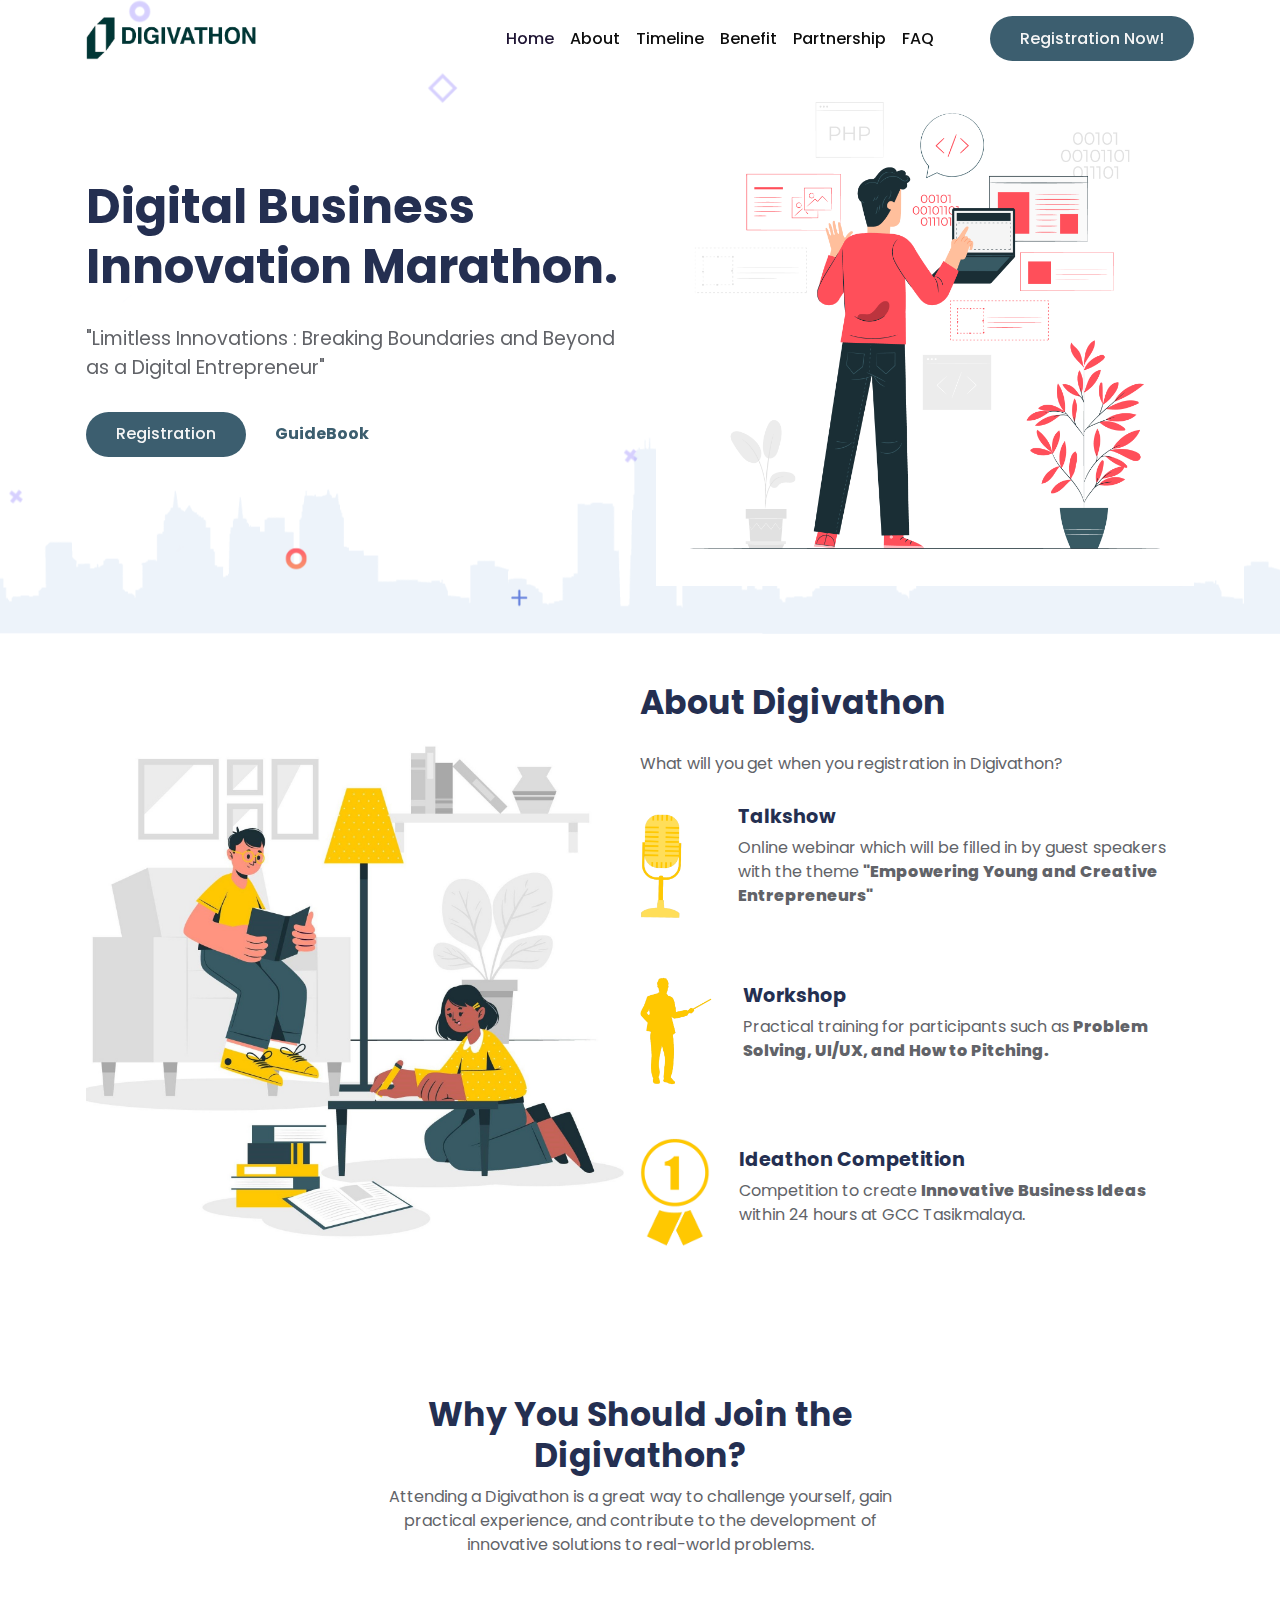
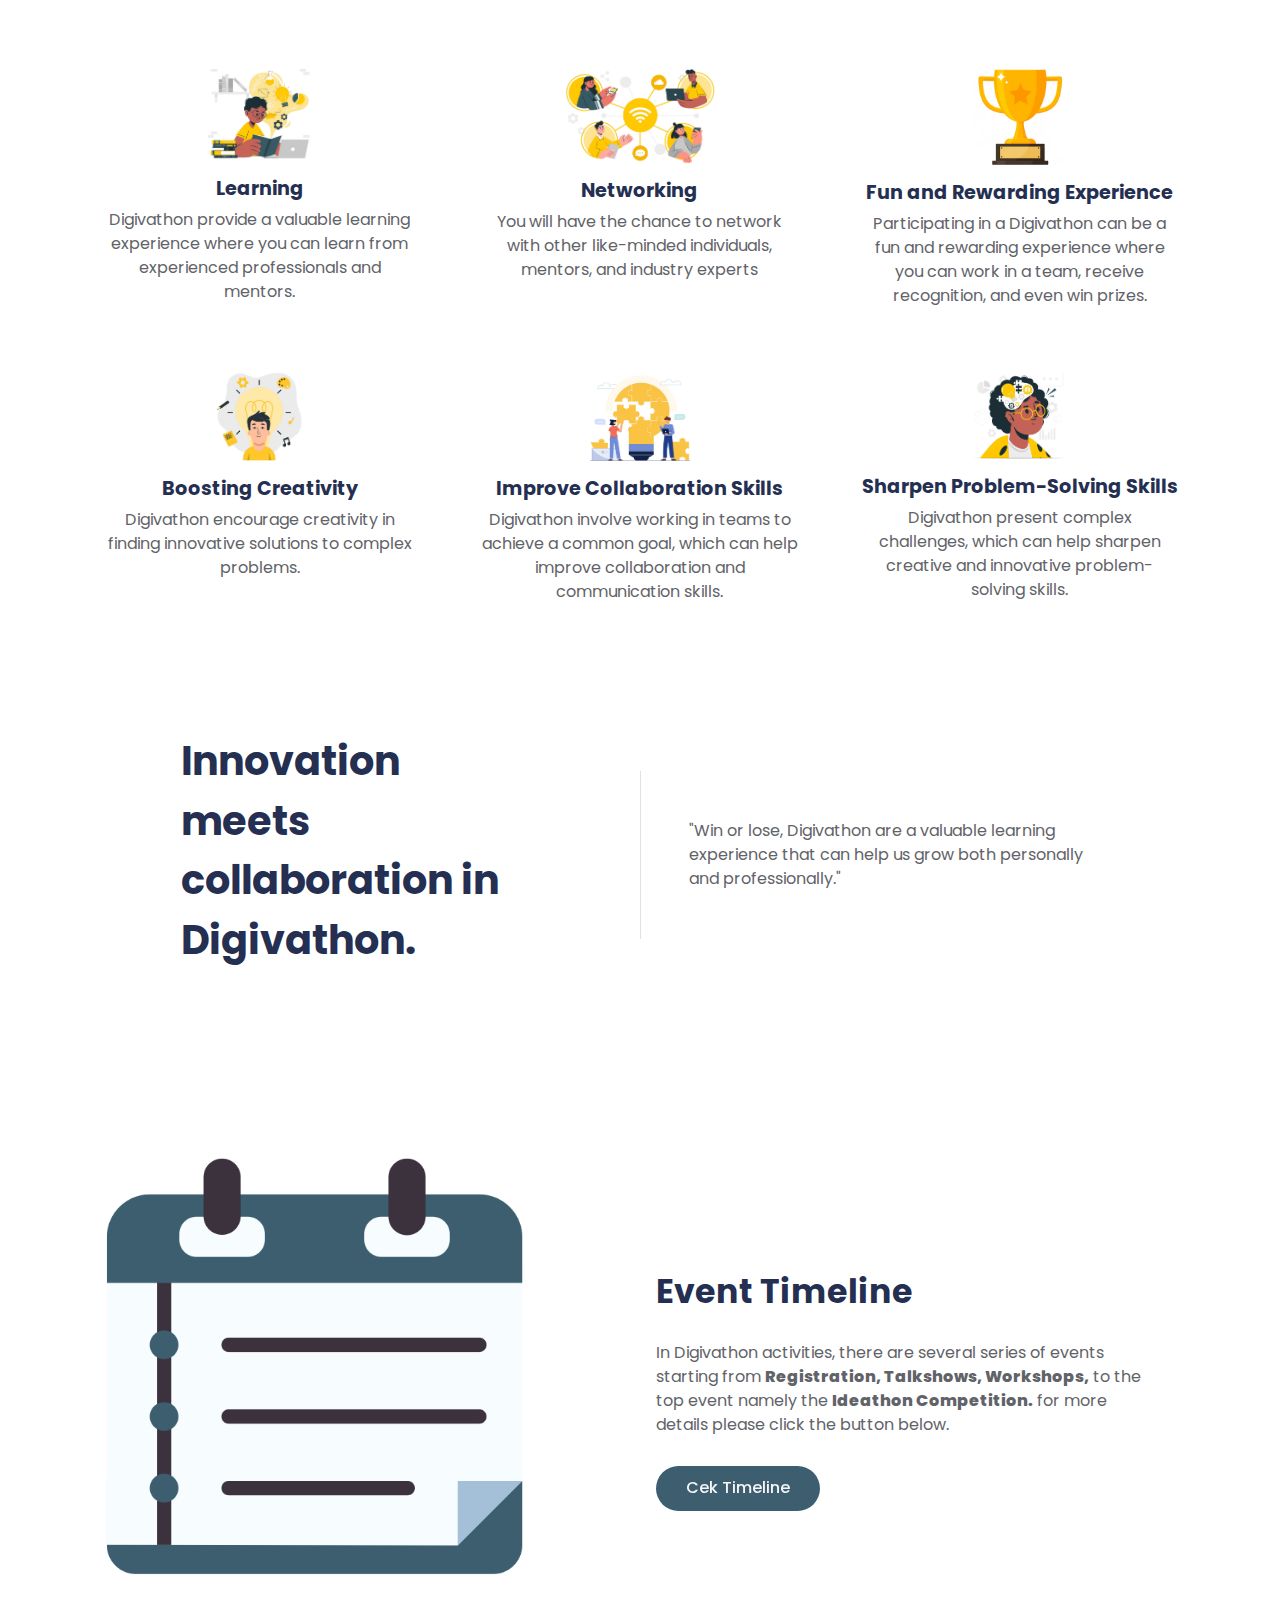
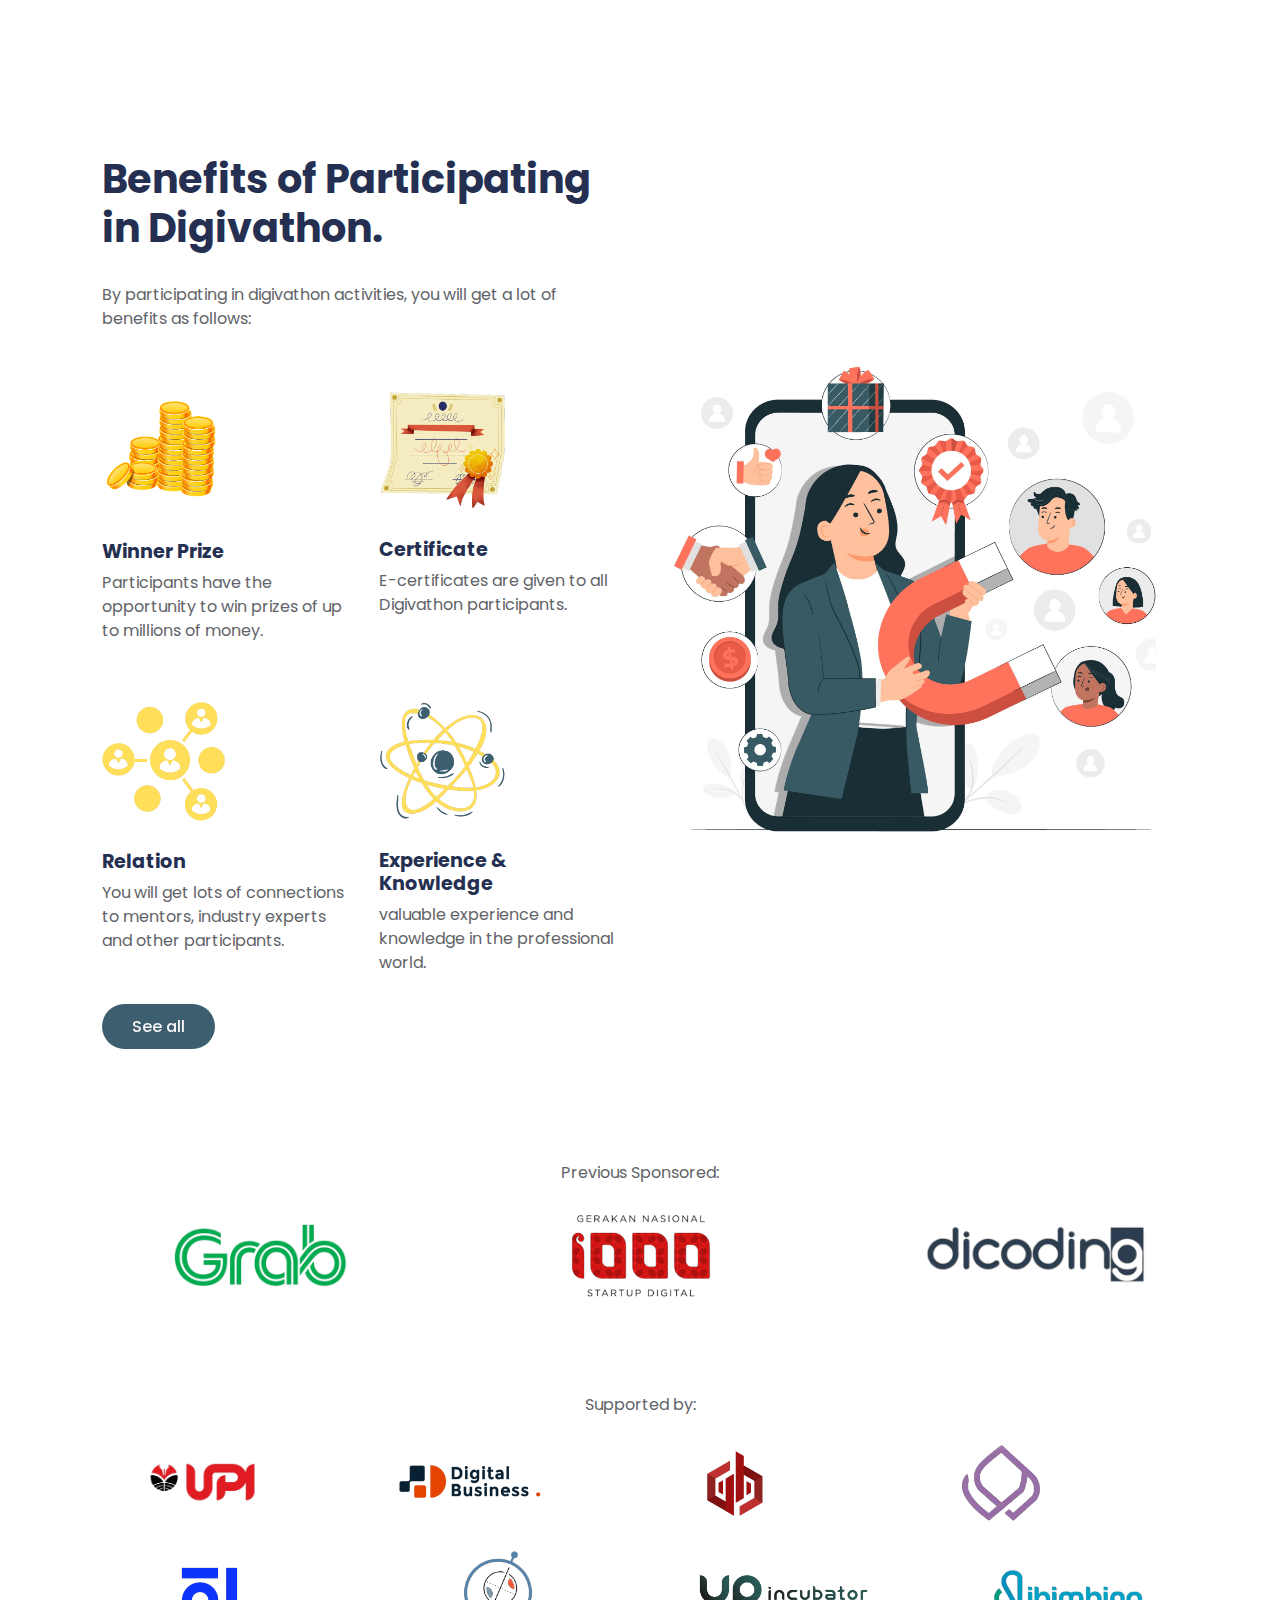
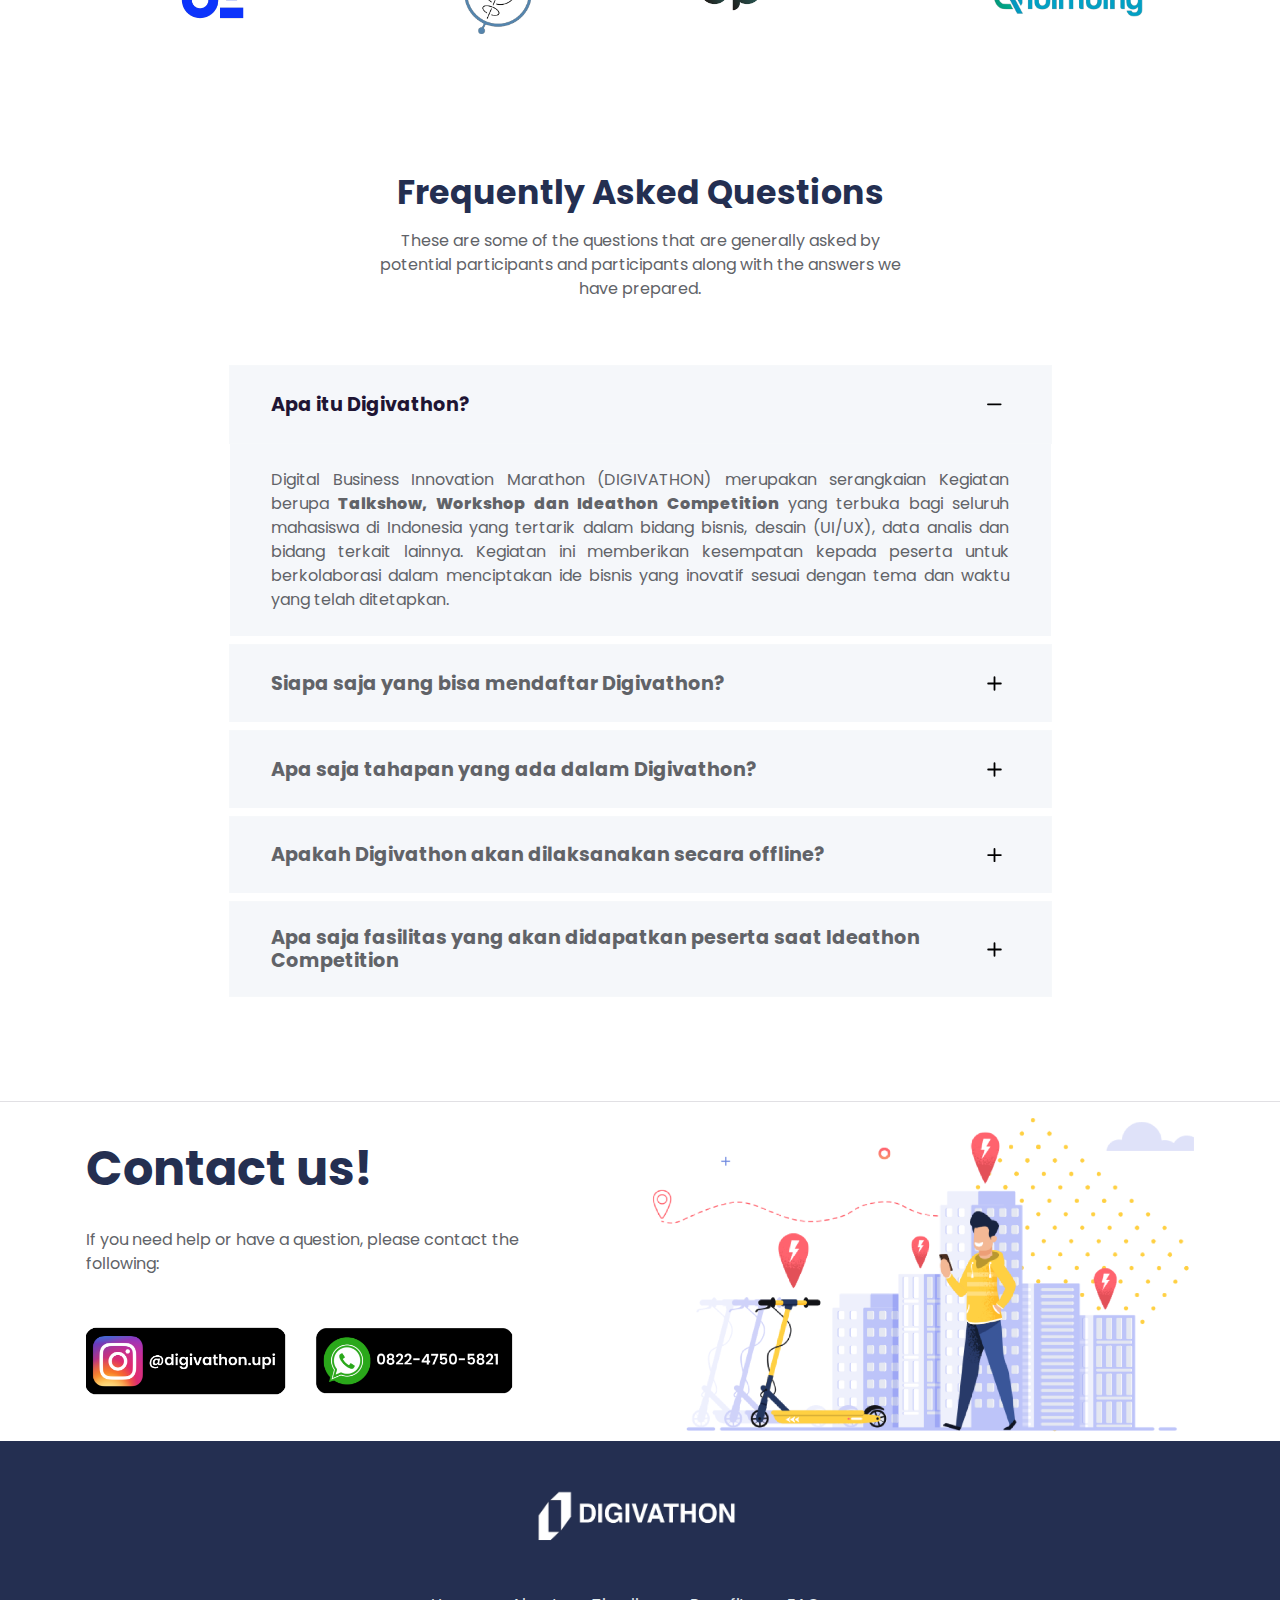
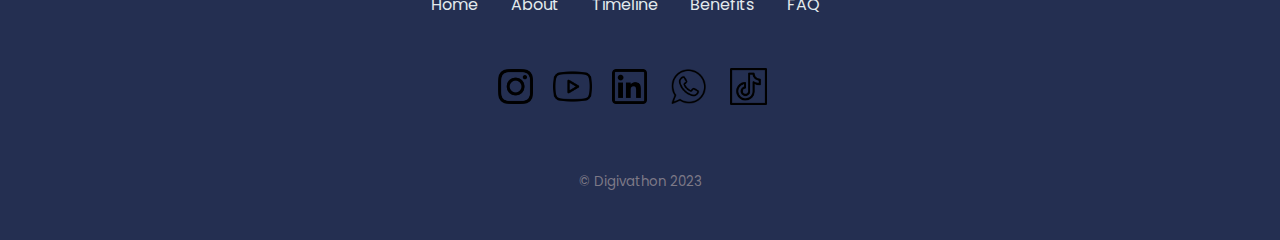
<file: index.html>
<!DOCTYPE html>
<html lang="en-US" dir="ltr">
  <head>
    <meta charset="utf-8" />
    <meta http-equiv="X-UA-Compatible" content="IE=edge" />
    <meta name="viewport" content="width=device-width, initial-scale=1" />

    <!-- ===============================================-->
    <!--    Document Title-->
    <!-- ===============================================-->
    <title>Digivathon</title>

    <!-- ===============================================-->
    <!--    Favicons-->
    <!-- ===============================================-->
   <link rel="shortcut icon" href="./assets/img/favicons/digivathonlogorevisi.png" type="image/x-icon">
    <meta
      name="msapplication-TileImage"
      content="assets/img/favicons/mstile-150x150.png"
    />
    <meta name="theme-color" content="#ffffff" />

    <!-- ===============================================-->
    <!--    Stylesheets-->
    <!-- ===============================================-->
    <link href="assets/css/theme.css" rel="stylesheet" />
  </head>

  <body>
    <!-- ===============================================-->
    <!--    Main Content-->
    <!-- ===============================================-->
    <main class="main" id="top">
      <nav
        class="navbar navbar-expand-lg navbar-light fixed-top py-3"
        data-navbar-on-scroll="data-navbar-on-scroll"
      >
        <div class="container">
          <a
            class="navbar-brand d-flex align-items-center fw-bold fs-2"
            href="index.html"
          >
          <div class="logo-digivathon"><img src="./assets/img/illustrations/logodigivathon.png" width="170px" alt=""></div>
          </a>
          <button
            class="navbar-toggler collapsed"
            type="button"
            data-bs-toggle="collapse"
            data-bs-target="#navbarSupportedContent"
            aria-controls="navbarSupportedContent"
            aria-expanded="false"
            aria-label="Toggle navigation"
          >
            <span class="navbar-toggler-icon"></span>
          </button>
          <div
            class="collapse navbar-collapse border-top border-lg-0 mt-4 mt-lg-0"
            id="navbarSupportedContent"
          >
            <ul class="navbar-nav ms-auto pt-2 pt-lg-0">
              <li class="nav-item" data-anchor="data-anchor">
                <a
                  class="nav-link fw-medium active"
                  aria-current="page"
                  href="#home"
                  >Home</a
                >
              </li>
              <li class="nav-item" data-anchor="data-anchor">
                <a class="nav-link fw-medium" href="#features">About</a>
              </li>
              <li class="nav-item" data-anchor="data-anchor">
                <a class="nav-link fw-medium" href="#oprec">Timeline</a>
              </li>
              <li class="nav-item" data-anchor="data-anchor">
                <a class="nav-link fw-medium" href="#merch"
                  >Benefit</a>
              </li>
              <li class="nav-item">
                <a class="nav-link fw-medium" href="/partnership/partnership.html"
                  >Partnership</a>
              </li>
              <li class="nav-item" data-anchor="data-anchor">
                <a class="nav-link fw-medium" href="#faq">FAQ</a>
              </li>
            </ul>
            <form class="ps-lg-5">
              <a
                class="btn btn-lg  rounded-pill order-0 hover-top" href="./coming soon/index.html"
                type="submit" style="background-color: #3c5e6f; color: whitesmoke;"
              >
                Registration Now!
              </a>
            </form>
          </div>
        </div>
      </nav>
      <section class="py-0" id="home">
        <div
          class="bg-holder"
          style="
            background-image: url(assets/img/illustrations/hero-bg.png);
            background-position: bottom;
            background-size: cover;
          "
        ></div>
        <!--/.bg-holder-->

        <div class="container position-relative py-5">
          <div class="row align-items-center">
            <div class="col-md-5 col-lg-6 order-md-1 text-center text-md-end">
              <img
                class="img-fluid"
                src="assets/img/illustrations/mobile.jpg"
                width="700"
                height="900"
                alt=""
              />
            </div>
            <div class="col-md-7 col-lg-6 text-center text-md-start">
              <span></span>
              <h1 class="mb-4 display-3 fw-bold lh-sm">
               Digital Business
                <br class="d-block d-lg-none d-xl-block" />Innovation Marathon.
              </h1>
              <p class="mt-3 mb-4 fs-1">
                "Limitless Innovations : Breaking Boundaries and Beyond as a Digital Entrepreneur"
                <br class="d-none d-lg-block" />
              </p>
              <a
                class="btn btn-lg rounded-pill hover-top" href="./coming soon/index.html" style="background-color: #3c5e6f; color: whitesmoke;"
                role="button"
                >Registration</a
              ><a class="btn btn-link ps-md-4" href="#" style="color: #3c5e6f; text-decoration: none; font-weight: bold;" role="button">
                GuideBook</a
              >
            </div>
          </div>
        </div>
      </section>

      <section class="py-5" id="features">
        <div class="container-lg">
          <div class="row align-items-center">
            <div class="col-md-5 col-lg-6 order-md-0 text-center text-md-start">
              <img
                class="img-fluid"
                src="./assets/img/illustrations/info.jpg"
                width="550"
                alt=""
              />
            </div>
            <div class="col-md-7 col-lg-6 px-sm-5 px-md-0">
              <h6 class="fw-bold fs-4 display-3 lh-sm">
                About Digivathon
              </h6> 

              <!-- buat about digivathon berisi 3 agenda yaitu talkshow, wowrkshop dan ideathon -->
              <p class="my-4">
                What will you get when you registration in Digivathon?
                <br class="d-none d-xl-block" />
              </p>
              <div class="d-flex align-items-center mb-5">
                <div>
                  <img
                    class="img-fluid"
                    src="assets/img/illustrations/talkshow5.png"
                    width="155"
                    alt=""
                  />
                </div>
                <div class="px-4">
                  <h5 class="fw-bold">Talkshow</h5>
                  <p>
                    Online webinar which will be filled in by guest speakers with the theme <b>"Empowering Young and Creative Entrepreneurs"</b> 
                  </p>
                </div>
              </div>
              <div class="d-flex align-items-center mb-5">
                <div>
                  <img
                    class="img-fluid"
                    src="assets/img/illustrations/workshop.png"
                    width="120"
                    alt=""
                  />
                </div>
                <div class="px-4">
                  <h5 class="fw-bold ">Workshop</h5>
                  <p>
                    Practical training for participants such as <b>Problem Solving, UI/UX, and How to Pitching.</b>          
                  </p>
                </div>
              </div>
              <div class="d-flex align-items-center mb-5">
                <div>
                  <img
                    class="img-fluid"
                    src="assets/img/illustrations/ideathon.png"
                    width="110"
                    alt=""
                  />
                </div>
                <div class="px-4">
                  <h5 class="fw-bold">Ideathon Competition</h5>
                  <p>
                    Competition to create <b>Innovative Business Ideas</b> within 24 hours at GCC Tasikmalaya.
                </div>
              </div>
            </div>
          </div>
        </div>
      </section>
<!-- ============================================-->
      <!-- <section> begin ============================-->
        <section class="py-3">
          <div class="container">
            <div class="row justify-content-center mb-6">
              <div class="col-lg-6 text-center mx-auto mb-3 mb-md-5 mt-4">
                <h6 class="fw-bold fs-4 display-3 lh-sm">
                  Why You Should Join the Digivathon?
                </h6>
                <p class="mb-0">
                  Attending a Digivathon is a great way to challenge yourself, gain practical experience, and contribute to the development of innovative solutions to real-world problems.
                </p>
              </div>
            </div>
            <div class="row">
              <div class="col-md-4 mb-6">
                <div class="text-center px-lg-3">
                  <img
                    class="img-fluid mb-3"
                    src="assets/img/illustrations/learning.jpg"
                    width="103"
                    alt=""
                  />
                  <h5 class="fw-bold">Learning</h5>
                  <p class="mb-md-0">
                    Digivathon provide a valuable learning experience where you can learn from experienced professionals and mentors.
                  </p>
                </div>
              </div>
              <div class="col-md-4 mb-6">
                <div class="text-center px-lg-3">
                  <img
                    class="img-fluid mb-3"
                    src="./assets/img/illustrations/relasi.jpg"
                    width="150"
                    alt=""
                  />
                  <h5 class="fw-bold"> Networking</h5>
                  <p class="mb-md-0">
                    You will have the chance to network with other like-minded individuals, mentors, and industry experts
                  </p>
                </div>
              </div>
              <div class="col-md-4 mb-6">
                <div class="text-center px-lg-3">
                  <img
                    class="img-fluid mb-3"
                    src="assets/img/illustrations/piala.jpg"
                    width="96"
                    alt=""
                  />
                  <h5 class="fw-bold">Fun and Rewarding Experience</h5>
                  <p class="mb-md-0">
                    Participating in a Digivathon can be a fun and rewarding experience where you can work in a team, receive recognition, and even win prizes.
                  </p>
                </div>
              </div>
              <div class="col-md-4 mb-6">
                <div class="text-center px-lg-3">
                  <img
                    class="img-fluid mb-3"
                    src="./assets/img/illustrations/kreatif.jpg"
                    width="87"
                    alt=""
                  />
                  <h5 class="fw-bold"> Boosting Creativity</h5>
                  <p class="mb-md-0">
                    Digivathon encourage creativity in finding innovative solutions to complex problems.
                  </p>
                </div>
              </div>
              <div class="col-md-4 mb-6">
                <div class="text-center px-lg-3">
                  <img
                    class="img-fluid mb-3"
                    src="./assets/img/illustrations/collab.jpg"
                    width="100"
                    alt=""
                  />
                  <h5 class="fw-bold">Improve Collaboration Skills</h5>
                  <p class="mb-md-0">
                    Digivathon involve working in teams to achieve a common goal, which can help improve collaboration and communication skills.
                  </p>
                </div>
              </div>
              <div class="col-md-4 mb-6">
                <div class="text-center px-lg-3">
                  <img
                    class="img-fluid mb-3"
                    src="assets/img/illustrations/problem-solving.jpg"
                    width="92"
                    alt=""
                  />
                  <h5 class="fw-bold">Sharpen Problem-Solving Skills</h5>
                  <p class="mb-md-0">
                    Digivathon present complex challenges, which can help sharpen creative and innovative problem-solving skills.
                  </p>
                </div>
              </div>
            </div>
          </div>
          <!-- end of .container-->
        </section>
        <!-- <section> close ============================-->
        <!-- ============================================-->
  
      <!-- ============================================-->
      <!-- <section> begin ============================-->
      <section class="py-5">
        <div class="container">
          <div class="row align-items-center mb-6">
            <div class="col-md-5 col-lg-4 offset-lg-1">
              <h1 class="fw-bold lh-base">
                Innovation meets collaboration in Digivathon.
              </h1>
            </div>
            <div class="col-md-6 col-lg-5 offset-lg-1 border-start py-5 ps-5">
              <p class="mb-0">
                "Win or lose, Digivathon are a valuable learning experience that can help us grow both personally and professionally."
              </p>
            </div>
          </div>
        </div>
        <!-- end of .container-->
      </section>
      <!-- <section> close ============================-->
      <!-- ============================================-->

      <!-- ============================================-->
      <!-- <section> begin ============================-->
      <section class="py-6" id="oprec">
        <div class="container">
          <div class="row align-items-center">
            <div class="col-md-5 order-md-0 text-center text-md-start">
              <img
                class="img-fluid mb-4"
                src="assets/img/illustrations/timeline.png"
                width="600"
                alt=""
              />
            </div>
            <div class="col-md-6 text-center text-md-start offset-md-1">
              <h2 class="fw-bold fs-4 display-3 lh-sm">
               Event Timeline
              </h2>
              <p class="my-4 pe-xl-5">
                In Digivathon activities, there are several series of events starting from <b>Registration, Talkshows, Workshops,</b> to the top event namely the <b>Ideathon Competition.</b> for more details please click the button below.
              </p>
              <a
                class="btn btn-lg  rounded-pill hover-top" 
                href="timeline/timeline.html"style="background-color: #3c5e6f; color: whitesmoke;
                role="button"
                >Cek Timeline</a
              >
            </div>
          </div>
        </div>
        <!-- end of .container-->
      </section>
      <!-- <section> close ============================-->
      <!-- ============================================-->

      
      <!-- ============================================-->
      <!-- <section> begin ============================-->
      <section class="py-6" id="merch">
        <div class="container">
          <div class="container">
            <div class="row align-items-center">
              <div class="col-md-6 order-md-1 text-center text-md-start">
                <img
                  class="img-fluid mb-1"
                  src="assets/img/illustrations/benefits.jpg"
                  width="500px"
                  height="900px"
                  alt=""
                />
              </div>
              <div class="col-md-6 text-center text-md-start">
                <h6 class="fw-bold fs-5 display-3 lh-sm">
                  Benefits of Participating in Digivathon.<br/>
                </h6>
                <p class="my-4 pe-xl-5">
                  By participating in digivathon activities, you will get a lot of benefits as follows:
                </p>
                <div class="row">
                  <div class="col-md-6">
                    <div class="mb-4">
                      <div class="py-4">
                        <img
                          class="img-fluid "
                          src="assets/img/illustrations/prize.png"
                          width="123"
                          alt=""
                        />
                      </div>
                      <h5 class="fw-bold text-undefined">Winner Prize</h5>
                      <p class="mt-2 mb-0">
                        Participants have the opportunity to win prizes of up to millions of money.
                      </p>
                    </div>
                  </div>
                  <div class="col-md-6">
                    <div class="mb-4">
                      <div class="py-4">
                        <img
                          class="img-fluid"
                          src="assets/img/illustrations/certificate.png"
                          width="128"
                          alt=""
                        />
                      </div>
                      <h5 class="fw-bold text-undefined">Certificate</h5>
                      <p class="mt-2 mb-0">
                        E-certificates are given to all Digivathon participants.
                      </p>
                    </div>
                  </div>
                  <div class="col-md-6">
                    <div class="mb-4">
                      <div class="py-4">
                        <img
                          class="img-fluid"
                          src="assets/img/illustrations/relation.png"
                          width="123"
                          alt=""
                        />
                      </div>
                      <h5 class="fw-bold text-undefined">Relation</h5>
                      <p class="mt-2 mb-0">
                        You will get lots of connections to mentors, industry experts and other participants.
                    </div>
                  </div>
                  <div class="col-md-6">
                    <div class="mb-4">
                      <div class="py-4">
                        <img
                          class="img-fluid"
                          src="assets/img/illustrations/knowledge.png"
                          width="128"
                          alt=""
                        />
                      </div>
                      <h5 class="fw-bold text-undefined">Experience & Knowledge</h5>
                      <p class="mt-2 mb-0">
                        valuable experience and knowledge in the professional world.
                      </p>
                    </div>
                  </div>
                </div>
                <a
                  class="btn btn-lg rounded-pill hover-top"
                  href="#fdlsj"style="background-color: #3c5e6f; color: whitesmoke;"
                  role="button"
                  >See all</a
                >
              </div>
            </div>
          </div>
        </div>
        <!-- end of .container-->
      </section>
      <!-- <section> close ============================-->
      <!-- ============================================-->
      <!-- ============================================-->
      <!-- <section> begin ============================-->
      <section class="py-5" id="Sponsorship">
        <div class="container">
          <div class="row">
            <div class="col-12 mx-auto align-items-center text-center">
              <p class="mb-4">Previous Sponsored:</p>
            </div>
          </div>
          <div
            class="row align-items-center justify-content-center justify-content-lg-around"
          >
            <div
              class="col-6 col-sm-4 col-md-4 col-lg-2 px-md-0 mb-5 mb-lg-0 text-center"
            >
              <img src="assets/img/gallery/grab-logo.png" width="175px" alt="" />
            </div>
            <div
              class="col-6 col-sm-4 col-md-4 col-lg-2 px-md-0 mb-5 mb-lg-0 text-center"
            >
              <img src="assets/img/gallery/1000 startup.png" width="141px" alt="" />
            </div>
            <div
              class="col-6 col-sm-4 col-md-4 col-lg-2 px-md-0 mb-5 mb-lg-0 text-center"
            >
              <img src="assets/img/gallery/dicoding-removebg-preview.png" width="220px" alt="" />
            </div>
          </div>
        </div>

        <br>
        <br>
        <br>
        <br>
        <div class="container">
          <div class="row">
            <div class="col-12 mx-auto align-items-center text-center">
              <p class="mb-4">Supported by:</p>
            </div>
          </div>
          <div
            class="row align-items-center justify-content-center justify-content-lg-around"
          >
            <div
              class="col-6 col-sm-4 col-md-4 col-lg-2 px-md-0 mb-5 mb-lg-0 text-center"
            >
              <img src="assets/img/gallery/upi.png" width="110px" alt="" />
            </div>
            <div
              class="col-6 col-sm-4 col-md-4 col-lg-2 px-md-0 mb-5 mb-lg-0 text-center"
            >
              <img src="assets/img/gallery/bidi.png" width="150px" alt="" />
            </div>
            <div
              class="col-6 col-sm-4 col-md-4 col-lg-2 px-md-0 mb-5 mb-lg-0 text-center"
            >
              <img src="assets/img/gallery/Dignity.png" width="65px" alt="" />
            </div>

            <div
            class="col-6 col-sm-4 col-md-4 col-lg-2 px-md-0 mb-5 mb-lg-0 text-center"
          >
            <img src="assets/img/gallery/Logo_Bumikan-removebg-preview.png" width="80px" alt="" />
          </div>

            

          <br>
          <br>
          <br>

        </div>
          <div class="row">
            <div class="col-12 mx-auto align-items-center text-center justify-content-center">
              <p class="mb-4"></p>
            </div>
          </div>
          <div
            class="row align-items-center justify-content-center justify-content-lg-around"
          >
            <div
              class="col-6 col-sm-4 col-md-4 col-lg-2 px-md-0 mb-5 mb-lg-0 text-center"
            >
              <img src="assets/img/gallery/iot.png" width="63px" alt="" />
            </div>
            <div
              class="col-6 col-sm-4 col-md-4 col-lg-2 px-md-0 mb-5 mb-lg-0 text-center"
            >
              <img src="assets/img/gallery/sporos.png" width="70px" alt="" />
            </div>
            <div
              class="col-6 col-sm-4 col-md-4 col-lg-2 px-md-0 mb-5 mb-lg-0 text-center"
            >
              <img src="assets/img/gallery/up incubator.png" width="170px" alt="" />
            </div>
           <div
              class="col-6 col-sm-4 col-md-4 col-lg-2 px-md-0 mb-5 mb-lg-0 text-center"
            >
              <img src="assets/img/gallery/dibimbing.png" width="150px" alt="" />
          </div>
          </div>
<br>
<br>
<br>
        <!-- end of .container-->
      </section>
      <!-- <section> close ============================-->
      <!-- ============================================-->
          <!-- ============================================-->
      <!-- <section> begin ============================-->
        <section class="py-3" id="faq">
          <div class="container">
            <div class="row justify-content-center">
              <div class="col-md-8 col-lg-6 text-center mb-3">
                <h6 class="fw-bold fs-4 display-3 lh-sm mb-3">
                  Frequently Asked Questions
                </h6>
                <p class="mb-5">
                  These are some of the questions that are generally asked by potential participants and participants along with the answers we have prepared.
                </p>
              </div>
            </div>
            <div class="row flex-center">
              <div class="col-lg-9">
                <div class="accordion" id="accordionExample">
                  <div class="accordion-item mb-2">
                    <h2 class="accordion-header" id="heading1">
                      <button
                        class="accordion-button"
                        type="button"
                        data-bs-toggle="collapse"
                        data-bs-target="#collapse1"
                        aria-expanded="true"
                        aria-controls="collapse1"
                      >
                        <span class="mb-0 fw-bold text-start fs-1 text-1000"
                          >Apa itu Digivathon?</span
                        >
                      </button>
                    </h2>
                    <div
                      class="accordion-collapse collapse show"
                      id="collapse1"
                      aria-labelledby="heading1"
                      data-bs-parent="#accordionExample"
                    >
                      <div class="accordion-body bg-100" style="text-align: justify;">
                        Digital Business Innovation Marathon (DIGIVATHON) merupakan serangkaian Kegiatan berupa <b>Talkshow, Workshop dan Ideathon Competition</b> yang terbuka bagi seluruh mahasiswa di Indonesia yang tertarik dalam bidang bisnis, desain (UI/UX), data analis dan bidang terkait lainnya. Kegiatan ini memberikan kesempatan kepada peserta untuk berkolaborasi dalam menciptakan ide bisnis yang inovatif sesuai dengan tema dan waktu yang telah ditetapkan.
                      </div>
                    </div>
                  </div>
                  <div class="accordion-item mb-2">
                    <h2 class="accordion-header" id="heading2">
                      <button
                        class="accordion-button collapsed"
                        type="button"
                        data-bs-toggle="collapse"
                        data-bs-target="#collapse2"
                        aria-expanded="true"
                        aria-controls="collapse2"
                      >
                        <span class="mb-0 fw-bold text-start fs-1 text-1000"
                          >Siapa saja yang bisa mendaftar Digivathon?</span
                        >
                      </button>
                    </h2>
                    <div
                      class="accordion-collapse collapse"
                      id="collapse2"
                      aria-labelledby="heading2"
                      data-bs-parent="#accordionExample"
                    >
                      <div class="accordion-body bg-100" style="text-align: justify;">
                      Mahasiswa aktif D3/D4/S1 seluruh Indonesia dapat mendaftar Digivathon 
                      </div>
                    </div>
                  </div>
                  <div class="accordion-item mb-2">
                    <h2 class="accordion-header" id="heading3">
                      <button
                        class="accordion-button collapsed"
                        type="button"
                        data-bs-toggle="collapse"
                        data-bs-target="#collapse3"
                        aria-expanded="true"
                        aria-controls="collapse3"
                      >
                        <span class="mb-0 fw-bold text-start fs-1 text-1000" 
                          >Apa saja tahapan yang ada dalam Digivathon?</span
                        >
                      </button>
                    </h2>
                    <div
                      class="accordion-collapse collapse"
                      id="collapse3"
                      aria-labelledby="heading3"
                      data-bs-parent="#accordionExample"
                    >
                      <div class="accordion-body bg-100" style="text-align: justify;">
                       Ditahap awal peserta akan mendaftar secara individu kemudian seluruh peserta akan mengikuti online talkshow, setelah itu peserta yang lolos tahap penyisihan akan melanjutkan seleksi tahap semifinal dan mengikuti workshop secara online selama 2 hari. Bagi peserta yang lolos tahap semifinal akan melaksanakan Ideathon Competition secara offline di GCC Tasikmalaya selama 2 hari pada agenda tersebut peserta akan membentuk tim dan menciptakan ide bisnis yang akan dipresentasikan di depan dewan juri.
                      </div>
                    </div>
                  </div>
                  <div class="accordion-item mb-2">
                    <h2 class="accordion-header" id="heading4">
                      <button
                        class="accordion-button collapsed"
                        type="button"
                        data-bs-toggle="collapse"
                        data-bs-target="#collapse4"
                        aria-expanded="true"
                        aria-controls="collapse4"
                      >
                        <span class="mb-0 fw-bold text-start fs-1 text-1000"
                          >Apakah Digivathon akan dilaksanakan secara offline?</span
                        >
                      </button>
                    </h2>
                    <div
                      class="accordion-collapse collapse"
                      id="collapse4"
                      aria-labelledby="heading4"
                      data-bs-parent="#accordionExample"
                    >
                      <div class="accordion-body bg-100" style="text-align: justify;">
                        Digivathon terdari dari berbagai acara berupa Talkshow, Workshop, dan Ideathon Competition. Untuk Talkshow dan Workshop akan dilaksanakan secara online via Zoom Meeting dan untuk Ideathon Competition akan dilaksanakan secara offline di GCC Tasikmalaya.
                      </div>
                    </div>
                  </div>
                  <div class="accordion-item mb-2">
                    <h2 class="accordion-header" id="heading5">
                      <button
                        class="accordion-button collapsed"
                        type="button"
                        data-bs-toggle="collapse"
                        data-bs-target="#collapse5"
                        aria-expanded="true"
                        aria-controls="collapse5"
                      >
                        <span class="mb-0 fw-bold text-start fs-1 text-1000"
                          >Apa saja fasilitas yang akan didapatkan peserta saat Ideathon Competition</span
                        >
                      </button>
                    </h2>
                    <div
                      class="accordion-collapse collapse"
                      id="collapse5"
                      aria-labelledby="heading5"
                      data-bs-parent="#accordionExample"
                    >
                      <div class="accordion-body bg-100" style="text-align: justify;">
                       Saat Ideathon Competition peserta akan mendapatkan fasilitas berupa : 4 kali Makan berat, 2 kali Snackbox, Penginapan 1 malam, Merchandise (Kaos, Tumbler, Gantungan Kunci, Totebag, Stiker, buku & pulpen) dan Cemilan/Minuman prasmanan.
                      </div>
                    </div>
                  </div>
                </div>
              </div>
            </div>
          </div>
          <!-- end of .container-->
        </section>
        <!-- <section> close ============================-->
        <!-- ============================================-->

      <section class="py-2">
        <hr />
        <div class="container">
          <div class="row align-items-center">
            <div
              class="col-md-5 col-lg-7 order-md-1 text-center text-md-start z-index-2"
            >
              <img
                class="img-fluid mb-4 mb-md-0"
                src="assets/img/illustrations/ctafix.png"
                width="850"
                alt=""
              />
            </div>
            <div class="col-md-7 col-lg-5 text-center text-md-start">
              <h1 class="display-3 fw-bold lh-sm">Contact us!</h1>
              <p class="my-4">
                If you need help or have a question, please contact the following:
              </p>
              <div class="d-flex justify-content-center d-md-inline-block">
                <a class="pe-2 pe-sm-3 pe-md-4" href="#kfdf" target="blank"
                  ><img
                    src="assets/img/illustrations/contact-ig.png"
                    width="200"
                    alt="" /></a
                ><a href="https://wa.me/6282126184072" target="blank"
                  ><img
                    src="assets/img/illustrations/contact-wa.png"
                    width="200"
                    alt=""
                /></a>
              </div>
            </div>
          </div>
        </div>
      </section>


      <!-- ============================================-->
      <!-- <section> begin ============================-->
      <section class="py-5 bg-1000">
        <div class="container">
          <div class="row flex-center">
            <div class="col-auto mb-5">
              <a
                class="pe-2 d-flex align-items-center text-decoration-none fw-bold fs-3"
                href="#"
              >
              <div class="logo-digivathon"><img src="./assets/img/illustrations/LOGO-PUTIH-DGVTHN.png" width="200px" alt=""></div>
      
              </a>
            </div>
          </div>
          <div class="row flex-center">
            <div class="col-auto mb-5">
              <ul class="list-unstyled list-inline mb-0">
                <li class="list-inline-item me3 me-sm-4">
                  <a class="text-light text-decoration-none" href="#home">Home</a>
                </li>
                <li class="list-inline-item me3 me-sm-4">
                  <a class="text-light text-decoration-none" href="#features"
                    >About</a
                  >
                </li>
                <li class="list-inline-item me3 me-sm-4">
                  <a class="text-light text-decoration-none" href="#oprec"
                    >Timeline</a
                  >
                </li>
                <li class="list-inline-item me3 me-sm-4">
                  <a class="text-light text-decoration-none" href="#merch"
                    >Benefits</a
                  >
                </li>
                <li class="list-inline-item me3 me-sm-4">
                  <a class="text-light text-decoration-none" href="#faq">FAQ</a>
                </li>
              </ul>
            </div>
          </div>
          <div class="row flex-center">
            <div class="col-auto mb-5">
              <ul class="list-unstyled list-inline">
                <li class="list-inline-item me-3">
                  <a href="https://www.instagram.com/digivathon.upi/"><img src="./assets/img/illustrations/instagram.png" alt="" width="35px"></a>
                </li>
                <li class="list-inline-item me-3">
                  <a href="https://www.youtube.com/@digivathon/"><img src="./assets/img/illustrations/youtube.png" alt="" width="39px"></a>
                </li>
                <li class="list-inline-item me-3">
                  <a href="https://www.linkedin.com/company/digivathon/"><img src="./assets/img/illustrations/linkedin.png" alt="" width="35px"></a>
                </li>
                <li class="list-inline-item me-3">
                  <a href="https://wa.me/6282247505821"><img src="./assets/img/illustrations/whatsapp.png" alt="" width="43px"></a>
                </li>
                <li class="list-inline-item me-3">
                  <a href="https://www.tiktok.com/@digivathon.upi?_t=8fF1CAvQeYs&_r=1"><img src="./assets/img/illustrations/tiktok.png" alt="" width="37px"></a>
                </li>
              </ul>
            </div>
          </div>
          <div class="row flex-center">
            <div class="col-auto">
              <p class="mb-0 fs--1 text-700">
                &copy; Digivathon 2023
                  <path
                    d="M4 1c2.21 0 4 1.755 4 3.92C8 2.755 9.79 1 12 1s4 1.755 4 3.92c0 3.263-3.234 4.414-7.608 9.608a.513.513 0 0 1-.784 0C3.234 9.334 0 8.183 0 4.92 0 2.755 1.79 1 4 1z"
                  ></path></svg
                >
              </p>
            </div>
          </div>
        </div>
        <!-- end of .container-->
      </section>
      <!-- <section> close ============================-->
      <!-- ============================================-->
    </main>
    <!-- ===============================================-->
    <!--    End of Main Content-->
    <!-- ===============================================-->

    <!-- ===============================================-->
    <!--    JavaScripts-->
    <!-- ===============================================-->
    <script src="vendors/@popperjs/popper.min.js"></script>
    <script src="vendors/bootstrap/bootstrap.min.js"></script>
    <script src="vendors/is/is.min.js"></script>
    <script src="https://polyfill.io/v3/polyfill.min.js?features=window.scroll"></script>
    <script src="assets/js/theme.js"></script>

    <link
      href="https://fonts.googleapis.com/css2?family=Poppins:ital,wght@0,200;0,300;0,400;0,500;0,600;0,700;0,800;0,900;1,200;1,300;1,400&amp;display=swap"
      rel="stylesheet"
    />
  </body>
</html>
</file>
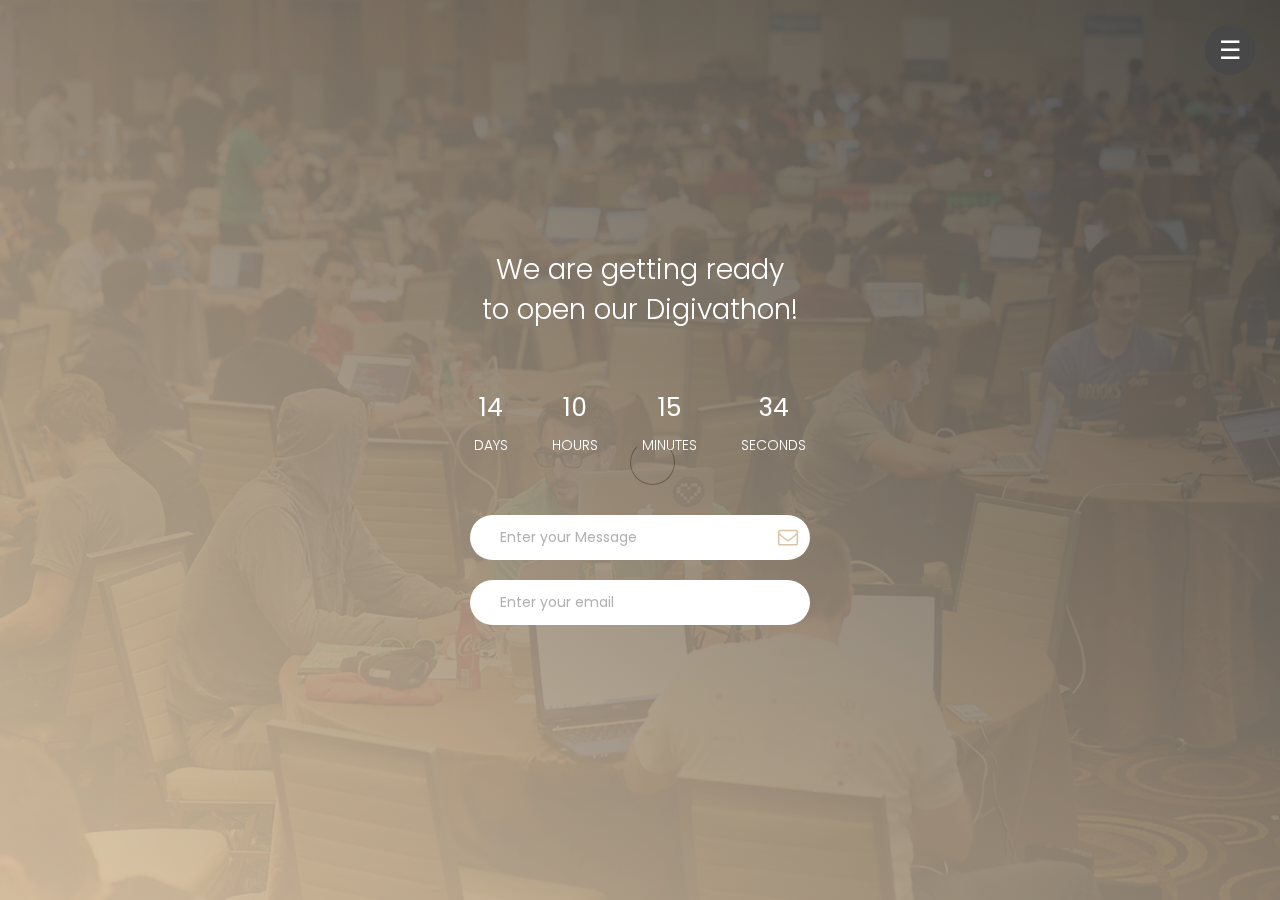
<file: coming soon/index.html>
<!DOCTYPE html>
<html lang="en">
  <head>
    <title>Registration Digivathon</title>
    <!-- 

Get Ready Template

http://www.templatemo.com/tm-521-get-ready

-->
    <meta charset="UTF-8" />
    <meta http-equiv="X-UA-Compatible" content="IE=Edge" />
    <meta name="description" content="" />
    <meta name="keywords" content="" />
    <meta name="team" content="" />
    <meta
      name="viewport"
      content="width=device-width, initial-scale=1, maximum-scale=1"
    />

    <link rel="stylesheet" href="css/bootstrap.min.css" />
    <link rel="stylesheet" href="css/vegas.min.css" />
    <link rel="stylesheet" href="css/font-awesome.min.css" />

    <link
      rel="shortcut icon"
      href="../assets/img/favicons/digivathonlogo.png"
      type="image/x-icon"
    />

    <!-- MAIN CSS -->
    <link rel="stylesheet" href="css/templatemo-style.css" />
  </head>
  <body>
    <!-- PRE LOADER -->
    <section class="preloader">
      <div class="spinner">
        <span class="spinner-rotate"></span>
      </div>
    </section>

    <!-- GRID LINE -->
    <section class="grid">
      <div class="container">
        <div class="row">
          <div class="col-md-2 col-sm-2">
            <div class="grid-line"></div>
          </div>
          <div class="col-md-2 col-sm-2">
            <div class="grid-line"></div>
          </div>
          <div class="col-md-2 col-sm-2">
            <div class="grid-line"></div>
          </div>
          <div class="col-md-2 col-sm-2">
            <div class="grid-line"></div>
          </div>
          <div class="col-md-2 col-sm-2">
            <div class="grid-line"></div>
          </div>
        </div>
      </div>
    </section>

    <div class="menu-bg"></div>
    <div class="menu-burger">☰</div>

    <div class="menu-items">
      <div class="container">
        <div class="row">
          <div class="col-md-offset-2 col-md-4 col-sm-6">
            <h1>Navigations</h1>
            <ul class="menu">
              <li><a href="../index.html">- Back Home</a></li>
            </ul>
          </div>

          <div class="col-md-4 col-sm-6">
            <address>
              <h1>Our Location</h1>
              <p>
                Indonesian University of Education, <br />Tasikmalaya Campus.
              </p>
              <div class="google-map">
                <iframe
                  width="100%"
                  height="300"
                  frameborder="0"
                  scrolling="no"
                  marginheight="0"
                  marginwidth="0"
                  src="https://maps.google.com/maps?width=100%25&amp;height=600&amp;hl=en&amp;q=upi%20kampus%20tasikmalaya+(University)&amp;t=&amp;z=14&amp;ie=UTF8&amp;iwloc=B&amp;output=embed"
                  ><a href="https://www.maps.ie/distance-area-calculator.html"
                    >area maps</a
                  ></iframe
                >
              </div>
            </address>
          </div>
        </div>
      </div>
    </div>

    <!-- HOME -->
    <section id="home">
      <div class="overlay"></div>
      <div class="container">
        <div class="row">
          <div class="col-md-12 col-sm-12">
            <div class="home-info">
              <h1>We are getting ready <br />to open our Digivathon!</h1>
              <!-- You can change the date time in init.js file -->
              <ul class="countdown">
                <li>
                  <span class="days">14</span>
                  <h3>Days</h3>
                </li>
                <li>
                  <span class="hours">10</span>
                  <h3>hours</h3>
                </li>
                <li>
                  <span class="minutes">15</span>
                  <h3>minutes</h3>
                </li>
                <li>
                  <span class="seconds">34</span>
                  <h3>seconds</h3>
                </li>
              </ul>
              <div class="subscribe-form">
                <form action="https://formspree.io/f/mdovjnpq" method="post">
                  <input
                    type="text"
                    name="text"
                    class="form-control"
                    placeholder="Enter your Message"
                  />
                  <br />
                  <input
                    type="email"
                    name="email"
                    class="form-control"
                    placeholder="Enter your email"
                    required=""
                  />
                  <button type="submit" class="form-control">
                    <i class="fa fa-envelope-o"></i>
                  </button>
                </form>
              </div>
            </div>
          </div>
        </div>
      </div>
    </section>

    <!-- SCRIPTS -->
    <script src="js/jquery.js"></script>
    <script src="js/bootstrap.min.js"></script>
    <script src="js/vegas.min.js"></script>
    <script src="js/countdown.js"></script>
    <script src="js/init.js"></script>
    <script src="js/custom.js"></script>
  </body>
</html>
</file>
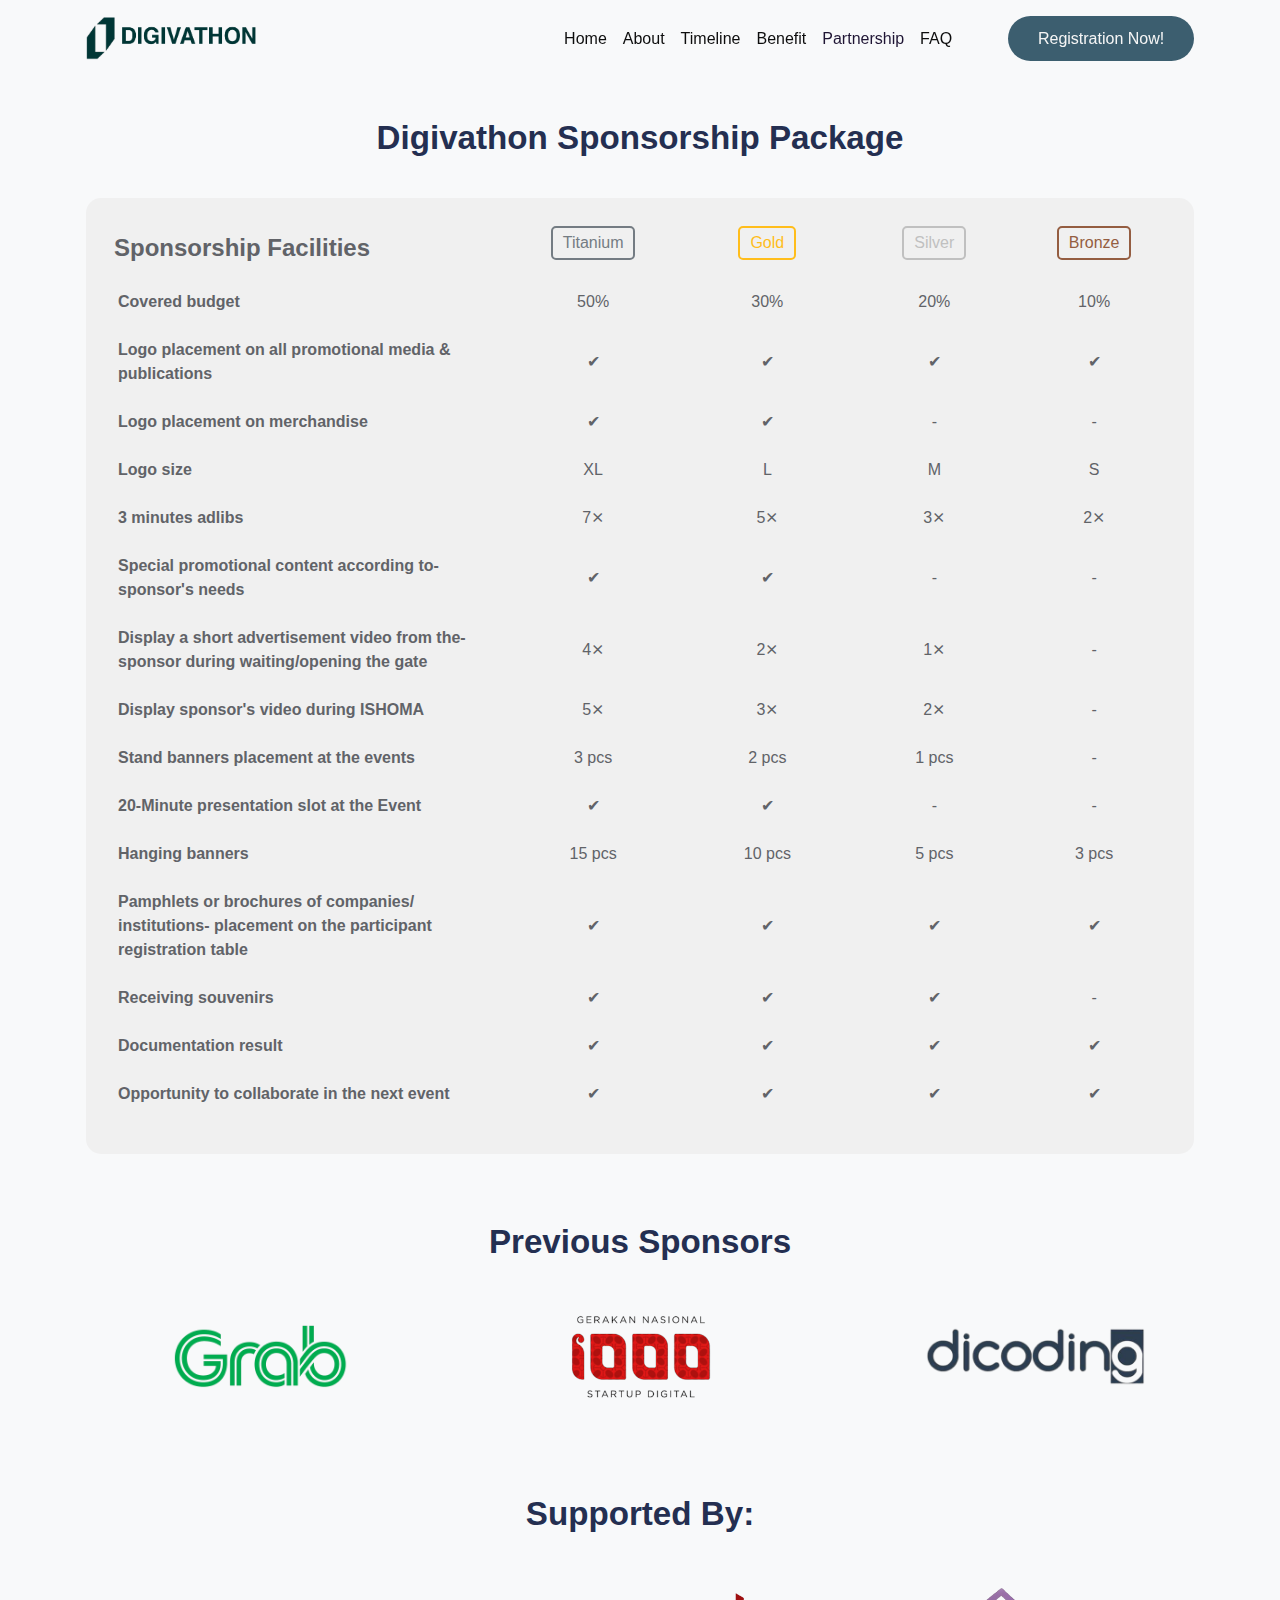
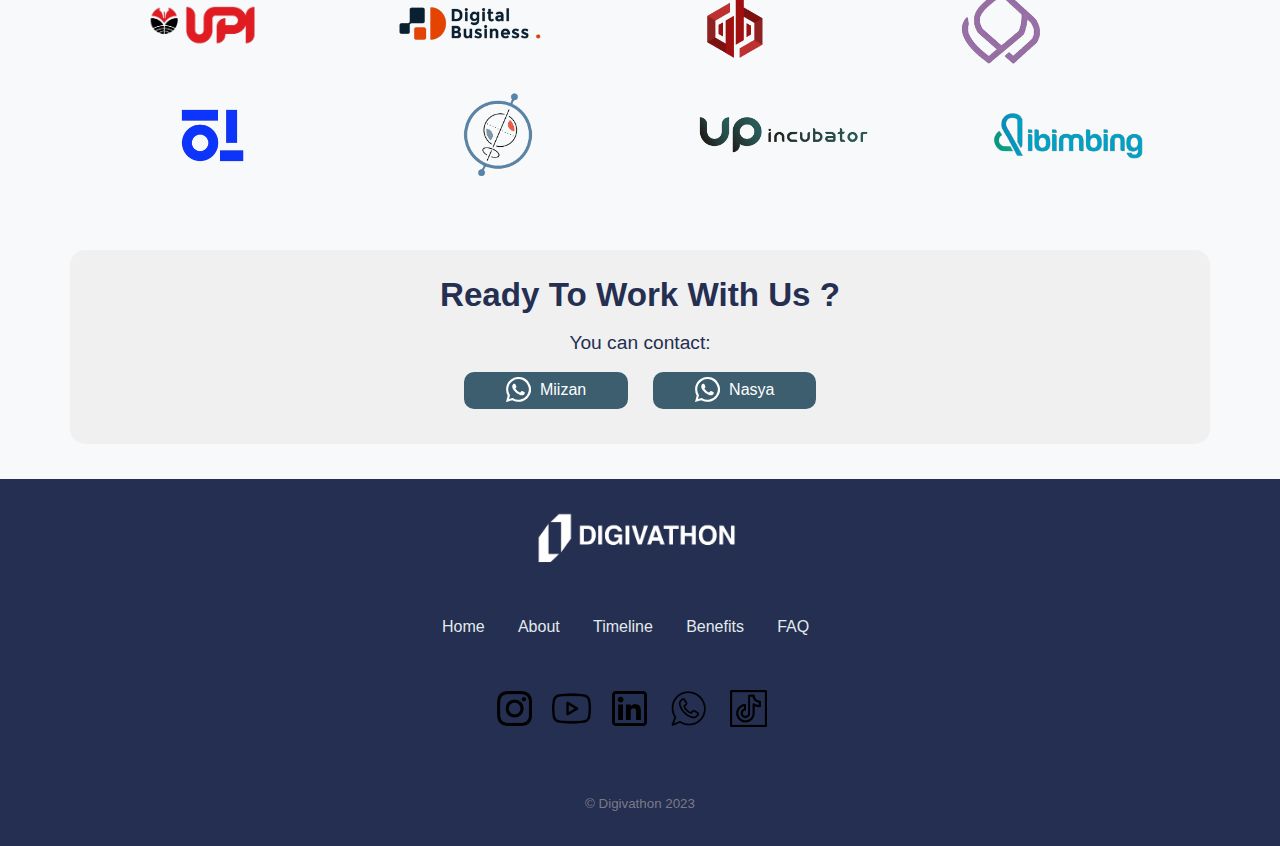
<file: partnership/partnership.html>
<!DOCTYPE html>
<html lang="en-US" dir="ltr">
  <head>
    <!-- Head section -->
    <meta charset="UTF-8" />
    <meta http-equiv="X-UA-Compatible" content="IE=edge" />
    <meta name="viewport" content="width=device-width, initial-scale=1.0" />
    <!-- Document Title -->
    <title>Digivathon</title>
      <!-- ikon situs -->
      <link rel="shortcut icon" href="/assets/img/favicons/digivathonlogorevisi.png" type="image/x-icon">
    <meta
      name="msapplication-TileImage"
      content="/assets/img/favicons/mstile-150x150.png"/>
    <meta name="theme-color" content="#ffffff" />
    <!-- Link ke file CSS -->
    <link href="/assets/css/theme.css" rel="stylesheet" />
    <link href="stylePart.css" rel="stylesheet"/>
  </head>

  <body>
    <!-- Navigation section here -->
    <header>
      <nav
        class="navbar navbar-expand-lg navbar-light fixed-top py-3"
        data-navbar-on-scroll="data-navbar-on-scroll"
      >
        <div class="container">
          <a
            class="navbar-brand d-flex align-items-center fw-bold fs-2"
            href="/index.html"
          >
            <div class="logo-digivathon">
              <img
                src="/assets/img/illustrations/logodigivathon.png"
                width="170px"
                alt=""
              >
            </div>
          </a>
          <button
            class="navbar-toggler collapsed"
            type="button"
            data-bs-toggle="collapse"
            data-bs-target="#navbarSupportedContent"
            aria-controls="navbarSupportedContent"
            aria-expanded="false"
            aria-label="Toggle navigation"
          >
            <span class="navbar-toggler-icon"></span>
          </button>

          <div class="collapse navbar-collapse" id="navbarSupportedContent">
            <ul class="navbar-nav ms-auto pt-2 pt-lg-0">
              <li class="nav-item">
                <a class="nav-link fw-medium" href="/index.html#home">Home</a>
              </li>
              <li class="nav-item">
                <a class="nav-link fw-medium" href="/index.html#features">About</a>
              </li>
              <li class="nav-item">
                <a class="nav-link fw-medium" href="/index.html#oprec">Timeline</a>
              </li>
              <li class="nav-item">
                <a class="nav-link fw-medium" href="/index.html#merch">Benefit</a>
              </li>
              <li class="nav-item" data-anchor="data-anchor">
                <a class="nav-link fw-medium active" href="#SponsorshipF">Partnership</a>
              </li>
              <li class="nav-item">
                <a class="nav-link fw-medium" href="/index.html#faq">FAQ</a>
              </li>
            </ul>
            
            <form class="ps-lg-5">
              <a
                class="btn btn-lg rounded-pill order-0 hover-top"
                href="/coming soon/index.html"
                type="submit"
                style="background-color: #3c5e6f; color: whitesmoke"
              > Registration Now! </a>
            </form>
            
          </div>
        </div>
      </nav>
    </header>

    <!-- Sponsorship section -->
    <section class="py-5" id="SponsorshipF">
      <div class="container">
        <div class="row">
          <div class="col-lg-12">
            <h2 class="text-center mb-4 sponsorship-heading" style="font-weight: bolder;">
              Digivathon Sponsorship Package
            </h2>
          <div class="table-wrapper" style="background-color: #f0f0f0; padding: 20px; border-radius: 15px; margin-top: 40px; margin-bottom: 20px;">
            <div class="table-responsive">
              <table id="sponsorship-table" class="table">
                <thead>
                  <tr>
                    <th class="table-header" style="width: 400px">Sponsorship Facilities</th>
                    <th>
                      <button class="table-header-button-t">Titanium</button>
                    </th>
                    <th>
                      <button class="table-header-button-g">Gold</button>
                    </th>
                    <th>
                      <button class="table-header-button-s">Silver</button>
                    </th>
                    <th>
                      <button class="table-header-button-b">Bronze</button>
                    </th>
                  </tr>
                </thead>

                <tbody>
                  <!-- Table rows will be added here -->
                </tbody>
              </table>

            </div>
          </div>
        </div>
      </div>
    </div>
    <!-- section partnership package end -->
    </section>

      <!-- <section> begin ============================-->
      <section class="py-0" id="Sponsor">
        <div class="container">
          <div class="row">
            <div class="col-12 mx-auto align-items-center text-center" style="margin-bottom: 25px;">
              <h2 class="text-center mb-4" style="font-weight: bolder;">
                Previous Sponsors
              </h2>
            </div>
          </div>

          <div class="row align-items-center justify-content-center justify-content-lg-around">
            <div class="col-6 col-sm-4 col-md-4 col-lg-2 px-md-0 mb-5 mb-lg-0 text-center">
              <img src="/assets/img/gallery/grab-logo.png" width="175px" alt="" />
            </div>
            <div class="col-6 col-sm-4 col-md-4 col-lg-2 px-md-0 mb-5 mb-lg-0 text-center">
              <img src="/assets/img/gallery/1000 startup.png" width="141px" alt="" />
            </div>
            <div class="col-6 col-sm-4 col-md-4 col-lg-2 px-md-0 mb-5 mb-lg-0 text-center">
              <img src="/assets/img/gallery/dicoding-removebg-preview.png" width="220px" alt="" />
            </div>
          </div>

        </div>

        <br>
        <br>
        <br>
        <br>
        <div class="container">
          <div class="row">
            <div class="col-12 mx-auto align-items-center text-center" style="margin-bottom: 25px;">
            <h2 class="text-center mb-4" style="font-weight: bolder;">
              Supported By:
            </h2>
            </div>
          </div>
          <div
            class="row align-items-center justify-content-center justify-content-lg-around"
          >
            <div
              class="col-6 col-sm-4 col-md-4 col-lg-2 px-md-0 mb-5 mb-lg-0 text-center"
            >
              <img src="/assets/img/gallery/upi.png" width="110px" alt="" />
            </div>
            <div
              class="col-6 col-sm-4 col-md-4 col-lg-2 px-md-0 mb-5 mb-lg-0 text-center"
            >
              <img src="/assets/img/gallery/bidi.png" width="150px" alt="" />
            </div>
            <div
              class="col-6 col-sm-4 col-md-4 col-lg-2 px-md-0 mb-5 mb-lg-0 text-center"
            >
              <img src="/assets/img/gallery/Dignity.png" width="65px" alt="" />
            </div>

            <div
            class="col-6 col-sm-4 col-md-4 col-lg-2 px-md-0 mb-5 mb-lg-0 text-center"
          >
            <img src="/assets/img/gallery/Logo_Bumikan-removebg-preview.png" width="80px" alt="" />
          </div>

            

          <br>
          <br>
          <br>

        </div>
          <div class="row">
            <div class="col-12 mx-auto align-items-center text-center justify-content-center">
              <p class="mb-4"></p>
            </div>
          </div>
          <div
            class="row align-items-center justify-content-center justify-content-lg-around"
          >
            <div
              class="col-6 col-sm-4 col-md-4 col-lg-2 px-md-0 mb-5 mb-lg-0 text-center"
            >
              <img src="/assets/img/gallery/iot.png" width="63px" alt="" />
            </div>
            <div
              class="col-6 col-sm-4 col-md-4 col-lg-2 px-md-0 mb-5 mb-lg-0 text-center"
            >
              <img src="/assets/img/gallery/sporos.png" width="70px" alt="" />
            </div>
            <div
              class="col-6 col-sm-4 col-md-4 col-lg-2 px-md-0 mb-5 mb-lg-0 text-center"
            >
              <img src="/assets/img/gallery/up incubator.png" width="170px" alt="" />
            </div>
           <div
              class="col-6 col-sm-4 col-md-4 col-lg-2 px-md-0 mb-5 mb-lg-0 text-center"
            >
              <img src="/assets/img/gallery/dibimbing.png" width="150px" alt="" />
          </div>
          </div>
<br>
<br>
<br>
        <!-- end of .container-->
      </section>

      <!-- <section> begin ============================-->
      <section class="py-0" id="Sponsor">
        <div class="container" style="background-color: #f0f0f0; border-radius: 15px;">
          <div class="row">
            <div class="col-12 mx-auto align-items-center text-center" style="margin-bottom: 25px; margin-top: 25px;">
            <h2 class="text-center mb-3" style="font-weight: bolder;">
              Ready To Work With Us ?
            </h2>
            <h5 class="text-center" style="font-weight: normal;">You can contact:</h5>
                <thead>
                  <tr>
                    <th>
                      <a href="https://wa.me/62895355282630">
                        <button class="wa-button">
                          <img src="/assets/img/icons/whatsapp.svg" width="25" style="margin-right: 5px; padding-bottom: 2.5px;" />
                          Miizan
                        </button>
                      </a>
                    </th>
                    <th>
                      <a href="https://wa.me/6289614877413">
                        <button class="wa-button">
                          <img src="/assets/img/icons/whatsapp.svg" width="25" style="margin-right: 5px; padding-bottom: 2.5px;" />
                          Nasya
                        </button>
                      </a>
                    </th>
                  </tr>
                </thead>
            </div>
          </div>
          </div>
        <!-- end of .container-->
      </section>


          <!-- ============================================-->
      <!-- <section> begin ============================-->
      <section class="end bg-1000">
        <div class="container">
          <div class="row flex-center">
            <div class="col-auto mb-5">
              <a
                class="pe-2 d-flex align-items-center text-decoration-none fw-bold fs-3"
                href="#"
              >
              <div class="logo-digivathon"><img src="/assets/img/illustrations/LOGO-PUTIH-DGVTHN.png" width="200px" alt=""></div>
      
              </a>
            </div>
          </div>
          <div class="row flex-center">
            <div class="col-auto mb-5">
              <ul class="list-unstyled list-inline mb-0">
                <li class="list-inline-item me3 me-sm-4">
                  <a class="text-light text-decoration-none" href="/index.html#home">Home</a>
                </li>
                <li class="list-inline-item me3 me-sm-4">
                  <a class="text-light text-decoration-none" href="/index.html#features"
                    >About</a
                  >
                </li>
                <li class="list-inline-item me3 me-sm-4">
                  <a class="text-light text-decoration-none" href="/index.html#oprec"
                    >Timeline</a
                  >
                </li>
                <li class="list-inline-item me3 me-sm-4">
                  <a class="text-light text-decoration-none" href="/index.html#merch"
                    >Benefits</a
                  >
                </li>
                <li class="list-inline-item me3 me-sm-4">
                  <a class="text-light text-decoration-none" href="/index.html#faq">FAQ</a>
                </li>
              </ul>
            </div>
          </div>
          <div class="row flex-center">
            <div class="col-auto mb-5">
              <ul class="list-unstyled list-inline">
                <li class="list-inline-item me-3">
                  <a href="https://www.instagram.com/digivathon.upi/"><img src="/assets/img/illustrations/instagram.png" alt="" width="35px"></a>
                </li>
                <li class="list-inline-item me-3">
                  <a href="https://www.youtube.com/@digivathon/"><img src="/assets/img/illustrations/youtube.png" alt="" width="39px"></a>
                </li>
                <li class="list-inline-item me-3">
                  <a href="https://www.linkedin.com/company/digivathon/"><img src="/assets/img/illustrations/linkedin.png" alt="" width="35px"></a>
                </li>
                <li class="list-inline-item me-3">
                  <a href="https://wa.me/6282247505821"><img src="/assets/img/illustrations/whatsapp.png" alt="" width="43px"></a>
                </li>
                <li class="list-inline-item me-3">
                  <a href="https://www.tiktok.com/@digivathon.upi?_t=8fF1CAvQeYs&_r=1"><img src="/assets/img/illustrations/tiktok.png" alt="" width="37px"></a>
                </li>
              </ul>
            </div>
          </div>
          <div class="row flex-center">
            <div class="col-auto">
              <p class="mb-0 fs--1 text-700">
                &copy; Digivathon 2023
                  <path
                    d="M4 1c2.21 0 4 1.755 4 3.92C8 2.755 9.79 1 12 1s4 1.755 4 3.92c0 3.263-3.234 4.414-7.608 9.608a.513.513 0 0 1-.784 0C3.234 9.334 0 8.183 0 4.92 0 2.755 1.79 1 4 1z"
                  ></path></svg
                >
              </p>
            </div>
          </div>
        </div>
        <!-- end of .container-->
      </section>
    <!-- JavaScript section here -->
    <script src="sponsorship.js"></script>
    <script src="/vendors/@popperjs/popper.min.js"></script>
    <script src="/vendors/bootstrap/bootstrap.min.js"></script>
    <script src="/vendors/is/is.min.js"></script>
    <script src="https://polyfill.io/v3/polyfill.min.js?features=window.scroll"></script>
    <script src="/assets/js/theme.js"></script>
    
  </body>
</html>
</file>
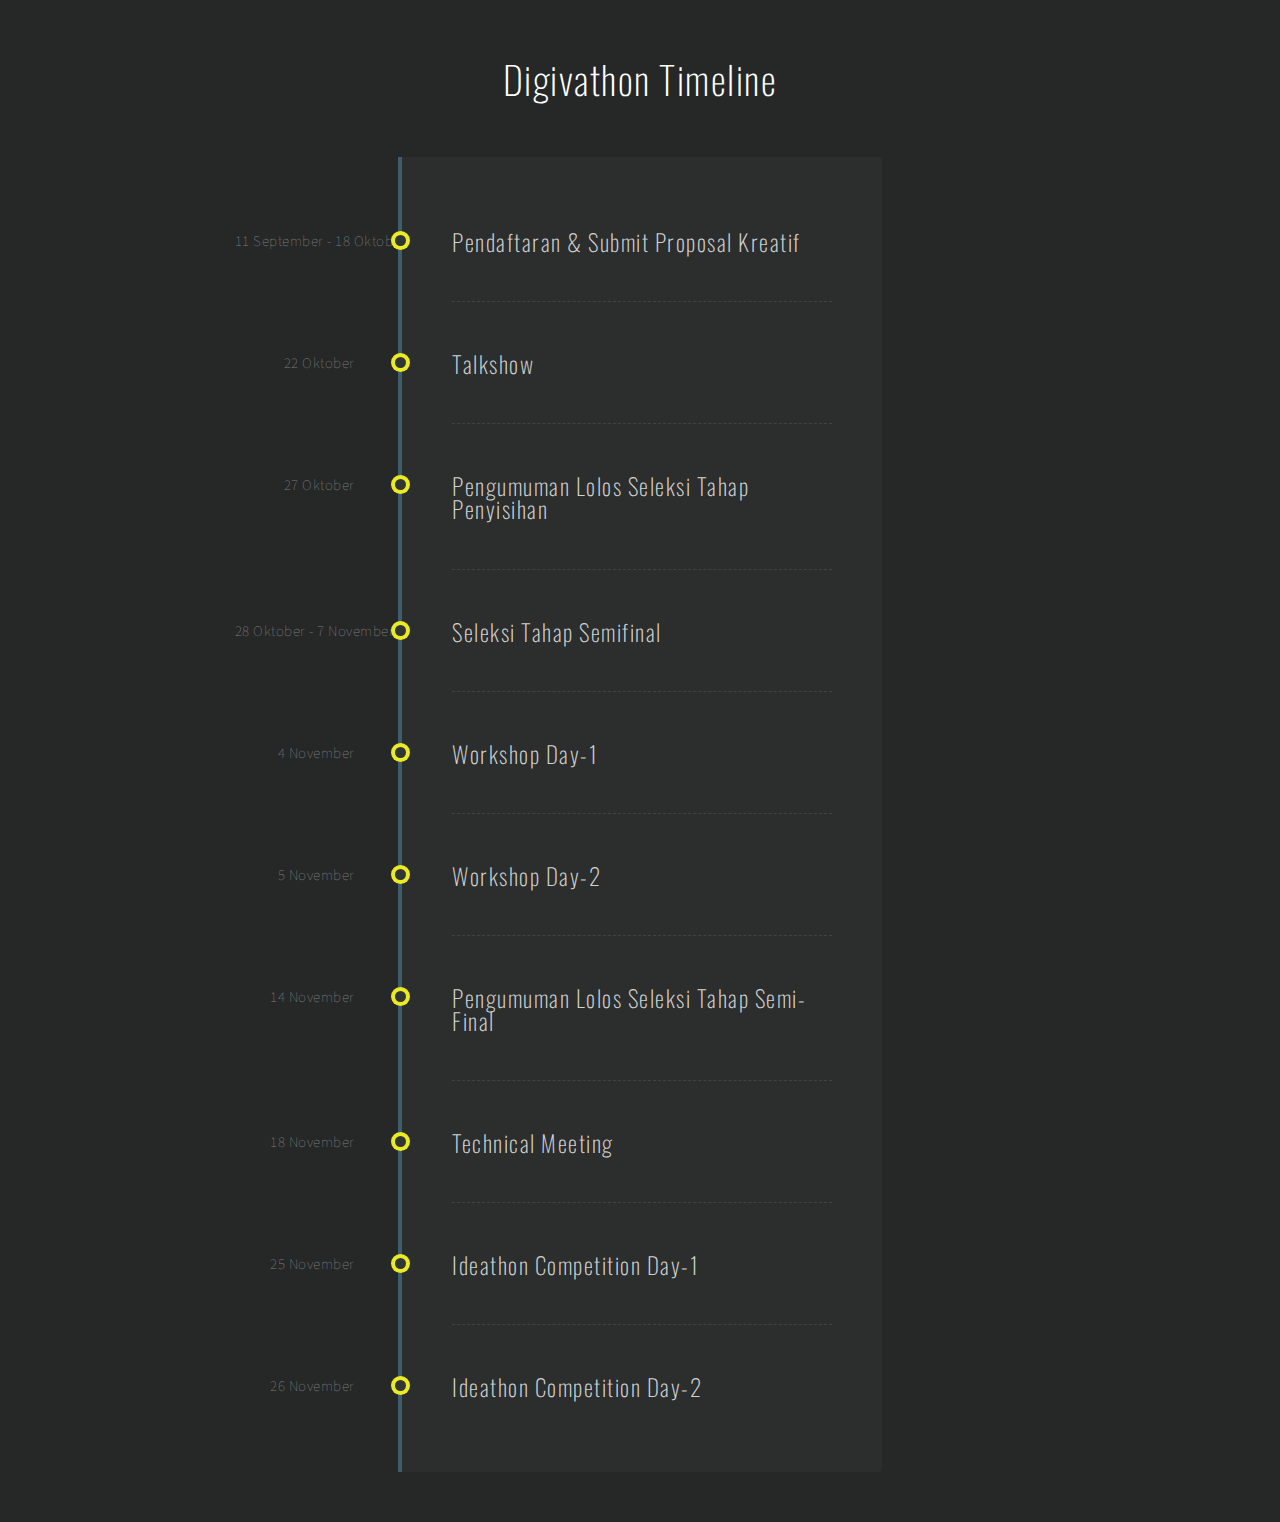
<file: timeline/timeline.html>
<!DOCTYPE html>
<html>
  <head>
    <meta charset="UTF-8" />
    <title>Digivathon Timeline</title>
    <link rel="stylesheet" href="css/style.css" />
    <link
      rel="shortcut icon"
      href="../assets/img/favicons/digivathonlogorevisi.png"
      type="image/x-icon"
    />
  </head>

  <body>
    <div id="content">
      <b> <h1>Digivathon Timeline</h1></b>

      <ul class="timeline">
        <li class="event" data-date="11 September - 18 Oktober">
          <h3>Pendaftaran & Submit Proposal Kreatif</h3>
        </li>
        <li class="event" data-date="22 Oktober">
          <h3>Talkshow</h3>
        </li>
        <li class="event" data-date="27 Oktober">
          <h3>Pengumuman Lolos Seleksi Tahap Penyisihan</h3>
        </li>
        <li class="event" data-date="28 Oktober - 7 November">
          <h3>Seleksi Tahap Semifinal</h3>
        </li>
        <li class="event" data-date="4 November	">
          <h3>Workshop Day-1</h3>
        </li>
        <li class="event" data-date="5 November	">
          <h3>Workshop Day-2</h3>
        </li>
        <li class="event" data-date="14  November">
          <h3>Pengumuman Lolos Seleksi Tahap Semi-Final</h3>
        </li>
        <li class="event" data-date="18 November">
          <h3>Technical Meeting</h3>
        </li>
        <li class="event" data-date="25 November">
          <h3>Ideathon Competition Day-1</h3>
        </li>
        <li class="event" data-date="26 November">
          <h3>Ideathon Competition Day-2</h3>
        </li>
      </ul>
    </div>
    <script src="http://cdnjs.cloudflare.com/ajax/libs/jquery/2.1.3/jquery.min.js"></script>

    <script src="js/index.js"></script>
  </body>
</html>
</file>
<file: assets/css/theme.css>
/* -------------------------------------------------------------------------- */
/*                                 Theme                                      */
/* -------------------------------------------------------------------------- */
/* prettier-ignore */
/* -------------------------------------------------------------------------- */
/*                                  Utilities                                 */
/* -------------------------------------------------------------------------- */
/*-----------------------------------------------
|   Bootstrap Styles
-----------------------------------------------*/
/*!
 * Bootstrap v5.0.0-alpha1 (https://getbootstrap.com/)
 * Copyright 2011-2020 The Bootstrap Authors
 * Copyright 2011-2020 Twitter, Inc.
 * Licensed under MIT (https://github.com/twbs/bootstrap/blob/main/LICENSE)
 */
:root {
  --bs-blue: #2500f9;
  --bs-indigo: #727cf5;
  --bs-purple: #ad45f6;
  --bs-pink: #f6458e;
  --bs-red: #f55767;
  --bs-orange: #f6d845;
  --bs-yellow: #fcae61;
  --bs-green: #40975f;
  --bs-teal: #299ef3;
  --bs-cyan: #38b0f5;
  --bs-white: #fff;
  --bs-gray: #c3c1c8;
  --bs-gray-dark: #616368;
  --bs-primary: #2500f9;
  --bs-secondary: #4f5665;
  --bs-success: #40975f;
  --bs-info: #ad45f6;
  --bs-warning: #fcae61;
  --bs-danger: #f55767;
  --bs-light: #e2eaed;
  --bs-dark: #1f1534;
  --bs-font-sans-serif: "Poppins", "Open Sans", -apple-system,
    BlinkMacSystemFont, "Segoe UI", "Helvetica Neue", Arial, sans-serif,
    "Apple Color Emoji", "Segoe UI Emoji", "Segoe UI Symbol";
  --bs-font-monospace: "SFMono-Regular", Menlo, Monaco, Consolas,
    "Liberation Mono", "Courier New", monospace;
  --bs-gradient: linear-gradient(
    180deg,
    rgba(255, 255, 255, 0.15),
    rgba(255, 255, 255, 0)
  );
}

*,
*::before,
*::after {
  -webkit-box-sizing: border-box;
  box-sizing: border-box;
}

@media (prefers-reduced-motion: no-preference) {
  :root {
    scroll-behavior: smooth;
  }
}

body {
  margin: 0;
  font-family: "Poppins", -apple-system, BlinkMacSystemFont, "Segoe UI",
    "Helvetica Neue", Arial, sans-serif, "Apple Color Emoji", "Segoe UI Emoji",
    "Segoe UI Symbol";
  font-size: 1rem;
  font-weight: 400;
  line-height: 1.5;
  color: #616368;
  background-color: #fff;
  -webkit-text-size-adjust: 100%;
  -webkit-tap-highlight-color: rgba(0, 0, 0, 0);
}

[tabindex="-1"]:focus:not(:focus-visible) {
  outline: 0 !important;
}

hr {
  margin: 1rem 0;
  color: #e1e0e4;
  background-color: currentColor;
  border: 0;
  opacity: 1;
}

hr:not([size]) {
  height: 1px;
}

h1,
.h1,
h2,
.h2,
h3,
.h3,
h4,
.h4,
h5,
.h5,
h6,
.h6 {
  margin-top: 0;
  margin-bottom: 0.5rem;
  font-family: "Poppins", "Open Sans", -apple-system, BlinkMacSystemFont,
    "Segoe UI", "Helvetica Neue", Arial, sans-serif, "Apple Color Emoji",
    "Segoe UI Emoji", "Segoe UI Symbol";
  font-weight: 500;
  line-height: 1.2;
  color: #242f51;
}

h1,
.h1 {
  font-size: calc(1.37383rem + 1.48598vw);
}

@media (min-width: 1200px) {
  h1,
  .h1 {
    font-size: 2.48832rem;
  }
}

h2,
.h2 {
  font-size: calc(1.33236rem + 0.98832vw);
}

@media (min-width: 1200px) {
  h2,
  .h2 {
    font-size: 2.0736rem;
  }
}

h3,
.h3 {
  font-size: calc(1.2978rem + 0.5736vw);
}

@media (min-width: 1200px) {
  h3,
  .h3 {
    font-size: 1.728rem;
  }
}

h4,
.h4 {
  font-size: calc(1.269rem + 0.228vw);
}

@media (min-width: 1200px) {
  h4,
  .h4 {
    font-size: 1.44rem;
  }
}

h5,
.h5 {
  font-size: 1.2rem;
}

h6,
.h6 {
  font-size: 0.83333rem;
}

p {
  margin-top: 0;
  margin-bottom: 1rem;
}

abbr[title],
abbr[data-bs-original-title] {
  text-decoration: underline;
  -webkit-text-decoration: underline dotted;
  text-decoration: underline dotted;
  cursor: help;
  -webkit-text-decoration-skip-ink: none;
  text-decoration-skip-ink: none;
}

address {
  margin-bottom: 1rem;
  font-style: normal;
  line-height: inherit;
}

ol,
ul {
  padding-left: 2rem;
}

ol,
ul,
dl {
  margin-top: 0;
  margin-bottom: 1rem;
}

ol ol,
ul ul,
ol ul,
ul ol {
  margin-bottom: 0;
}

dt {
  font-weight: 700;
}

dd {
  margin-bottom: 0.5rem;
  margin-left: 0;
}

blockquote {
  margin: 0 0 1rem;
}

b,
strong {
  font-weight: 800;
}

small,
.small {
  font-size: 75%;
}

mark,
.mark {
  padding: 0.2em;
  background-color: #fcf8e3;
}

sub,
sup {
  position: relative;
  font-size: 0.75em;
  line-height: 0;
  vertical-align: baseline;
}

sub {
  bottom: -0.25em;
}

sup {
  top: -0.5em;
}

a {
  color: #2500f9;
  text-decoration: none;
}

a:hover {
  color: #1e00c7;
  text-decoration: underline;
}

a:not([href]):not([class]),
a:not([href]):not([class]):hover {
  color: inherit;
  text-decoration: none;
}

pre,
code,
kbd,
samp {
  font-family: var(--bs-font-monospace);
  font-size: 1em;
  direction: ltr /* rtl:ignore */;
  unicode-bidi: bidi-override;
}

pre {
  display: block;
  margin-top: 0;
  margin-bottom: 1rem;
  overflow: auto;
  font-size: 75%;
}

pre code {
  font-size: inherit;
  color: inherit;
  word-break: normal;
}

code {
  font-size: 75%;
  color: #f6458e;
  word-wrap: break-word;
}

a > code {
  color: inherit;
}

kbd {
  padding: 0.2rem 0.4rem;
  font-size: 75%;
  color: #fff;
  background-color: #4f5665;
  border-radius: 0.625rem;
}

kbd kbd {
  padding: 0;
  font-size: 1em;
  font-weight: 700;
}

figure {
  margin: 0 0 1rem;
}

img,
svg {
  vertical-align: middle;
}

table {
  caption-side: bottom;
  border-collapse: collapse;
}

caption {
  padding-top: 0.5rem;
  padding-bottom: 0.5rem;
  color: #cdccd1;
  text-align: left;
}

th {
  text-align: inherit;
  text-align: -webkit-match-parent;
}

thead,
tbody,
tfoot,
tr,
td,
th {
  border-color: inherit;
  border-style: solid;
  border-width: 0;
}

label {
  display: inline-block;
}

button {
  border-radius: 0;
}

button:focus:not(:focus-visible) {
  outline: 0;
}

input,
button,
select,
optgroup,
textarea {
  margin: 0;
  font-family: inherit;
  font-size: inherit;
  line-height: inherit;
}

button,
select {
  text-transform: none;
}

[role="button"] {
  cursor: pointer;
}

select {
  word-wrap: normal;
}

[list]::-webkit-calendar-picker-indicator {
  display: none;
}

button,
[type="button"],
[type="reset"],
[type="submit"] {
  -webkit-appearance: button;
}

button:not(:disabled),
[type="button"]:not(:disabled),
[type="reset"]:not(:disabled),
[type="submit"]:not(:disabled) {
  cursor: pointer;
}

::-moz-focus-inner {
  padding: 0;
  border-style: none;
}

textarea {
  resize: vertical;
}

fieldset {
  min-width: 0;
  padding: 0;
  margin: 0;
  border: 0;
}

legend {
  float: left;
  width: 100%;
  padding: 0;
  margin-bottom: 0.5rem;
  font-size: calc(1.275rem + 0.3vw);
  line-height: inherit;
}

@media (min-width: 1200px) {
  legend {
    font-size: 1.5rem;
  }
}

legend + * {
  clear: left;
}

::-webkit-datetime-edit-fields-wrapper,
::-webkit-datetime-edit-text,
::-webkit-datetime-edit-minute,
::-webkit-datetime-edit-hour-field,
::-webkit-datetime-edit-day-field,
::-webkit-datetime-edit-month-field,
::-webkit-datetime-edit-year-field {
  padding: 0;
}

::-webkit-inner-spin-button {
  height: auto;
}

[type="search"] {
  outline-offset: -2px;
  -webkit-appearance: textfield;
}

/* rtl:raw:
[type="tel"],
[type="url"],
[type="email"],
[type="number"] {
  direction: ltr;
}
*/
::-webkit-search-decoration {
  -webkit-appearance: none;
}

::-webkit-color-swatch-wrapper {
  padding: 0;
}

::file-selector-button {
  font: inherit;
}

::-webkit-file-upload-button {
  font: inherit;
  -webkit-appearance: button;
}

output {
  display: inline-block;
}

iframe {
  border: 0;
}

summary {
  display: list-item;
  cursor: pointer;
}

progress {
  vertical-align: baseline;
}

[hidden] {
  display: none !important;
}

.lead {
  font-size: 1.2rem;
  font-weight: 400;
}

.display-1 {
  font-size: calc(1.55498rem + 3.65978vw);
  font-weight: 900;
  line-height: 1;
}

@media (min-width: 1200px) {
  .display-1 {
    font-size: 4.29982rem;
  }
}

.display-2 {
  font-size: calc(1.48332rem + 2.79982vw);
  font-weight: 900;
  line-height: 1;
}

@media (min-width: 1200px) {
  .display-2 {
    font-size: 3.58318rem;
  }
}

.display-3 {
  font-size: calc(1.4236rem + 2.08318vw);
  font-weight: 900;
  line-height: 1;
}

@media (min-width: 1200px) {
  .display-3 {
    font-size: 2.98598rem;
  }
}

.display-4 {
  font-size: calc(1.37383rem + 1.48598vw);
  font-weight: 900;
  line-height: 1;
}

@media (min-width: 1200px) {
  .display-4 {
    font-size: 2.48832rem;
  }
}

.display-5 {
  font-size: calc(1.33236rem + 0.98832vw);
  font-weight: 900;
  line-height: 1;
}

@media (min-width: 1200px) {
  .display-5 {
    font-size: 2.0736rem;
  }
}

.display-6 {
  font-size: calc(1.2978rem + 0.5736vw);
  font-weight: 900;
  line-height: 1;
}

@media (min-width: 1200px) {
  .display-6 {
    font-size: 1.728rem;
  }
}

.list-unstyled {
  padding-left: 0;
  list-style: none;
}

.list-inline {
  padding-left: 0;
  list-style: none;
}

.list-inline-item {
  display: inline-block;
}

.list-inline-item:not(:last-child) {
  margin-right: 0.5rem;
}

.initialism {
  font-size: 75%;
  text-transform: uppercase;
}

.blockquote {
  margin-bottom: 1rem;
  font-size: 1.2rem;
}

.blockquote > :last-child {
  margin-bottom: 0;
}

.blockquote-footer {
  margin-top: -1rem;
  margin-bottom: 1rem;
  font-size: 75%;
  color: #c3c1c8;
}

.blockquote-footer::before {
  content: "\2014\00A0";
}

.img-fluid {
  max-width: 100%;
  height: auto;
}

.img-thumbnail {
  padding: 0.25rem;
  background-color: #fff;
  border: 1px solid #e1e0e4;
  border-radius: 0.25rem;
  max-width: 100%;
  height: auto;
}

.figure {
  display: inline-block;
}

.figure-img {
  margin-bottom: 0.5rem;
  line-height: 1;
}

.figure-caption {
  font-size: 75%;
  color: #c3c1c8;
}

.container,
.container-fluid,
.container-sm,
.container-md,
.container-lg,
.container-xl,
.container-xxl {
  width: 100%;
  padding-right: var(--bs-gutter-x, 1rem);
  padding-left: var(--bs-gutter-x, 1rem);
  margin-right: auto;
  margin-left: auto;
}

@media (min-width: 576px) {
  .container,
  .container-sm {
    max-width: 540px;
  }
}

@media (min-width: 768px) {
  .container,
  .container-sm,
  .container-md {
    max-width: 720px;
  }
}

@media (min-width: 992px) {
  .container,
  .container-sm,
  .container-md,
  .container-lg {
    max-width: 960px;
  }
}

@media (min-width: 1200px) {
  .container,
  .container-sm,
  .container-md,
  .container-lg,
  .container-xl {
    max-width: 1140px;
  }
}

@media (min-width: 1540px) {
  .container,
  .container-sm,
  .container-md,
  .container-lg,
  .container-xl,
  .container-xxl {
    max-width: 1480px;
  }
}

.row {
  --bs-gutter-x: 2rem;
  --bs-gutter-y: 0;
  display: -webkit-box;
  display: -ms-flexbox;
  display: flex;
  -ms-flex-wrap: wrap;
  flex-wrap: wrap;
  margin-top: calc(var(--bs-gutter-y) * -1);
  margin-right: calc(var(--bs-gutter-x) / -2);
  margin-left: calc(var(--bs-gutter-x) / -2);
}

.row > * {
  -ms-flex-negative: 0;
  flex-shrink: 0;
  width: 100%;
  max-width: 100%;
  padding-right: calc(var(--bs-gutter-x) / 2);
  padding-left: calc(var(--bs-gutter-x) / 2);
  margin-top: var(--bs-gutter-y);
}

.col {
  -webkit-box-flex: 1;
  -ms-flex: 1 0 0%;
  flex: 1 0 0%;
}

.row-cols-auto > * {
  -webkit-box-flex: 0;
  -ms-flex: 0 0 auto;
  flex: 0 0 auto;
  width: auto;
}

.row-cols-1 > * {
  -webkit-box-flex: 0;
  -ms-flex: 0 0 auto;
  flex: 0 0 auto;
  width: 100%;
}

.row-cols-2 > * {
  -webkit-box-flex: 0;
  -ms-flex: 0 0 auto;
  flex: 0 0 auto;
  width: 50%;
}

.row-cols-3 > * {
  -webkit-box-flex: 0;
  -ms-flex: 0 0 auto;
  flex: 0 0 auto;
  width: 33.33333%;
}

.row-cols-4 > * {
  -webkit-box-flex: 0;
  -ms-flex: 0 0 auto;
  flex: 0 0 auto;
  width: 25%;
}

.row-cols-5 > * {
  -webkit-box-flex: 0;
  -ms-flex: 0 0 auto;
  flex: 0 0 auto;
  width: 20%;
}

.row-cols-6 > * {
  -webkit-box-flex: 0;
  -ms-flex: 0 0 auto;
  flex: 0 0 auto;
  width: 16.66667%;
}

.col-auto {
  -webkit-box-flex: 0;
  -ms-flex: 0 0 auto;
  flex: 0 0 auto;
  width: auto;
}

.col-1 {
  -webkit-box-flex: 0;
  -ms-flex: 0 0 auto;
  flex: 0 0 auto;
  width: 8.33333%;
}

.col-2 {
  -webkit-box-flex: 0;
  -ms-flex: 0 0 auto;
  flex: 0 0 auto;
  width: 16.66667%;
}

.col-3 {
  -webkit-box-flex: 0;
  -ms-flex: 0 0 auto;
  flex: 0 0 auto;
  width: 25%;
}

.col-4 {
  -webkit-box-flex: 0;
  -ms-flex: 0 0 auto;
  flex: 0 0 auto;
  width: 33.33333%;
}

.col-5 {
  -webkit-box-flex: 0;
  -ms-flex: 0 0 auto;
  flex: 0 0 auto;
  width: 41.66667%;
}

.col-6 {
  -webkit-box-flex: 0;
  -ms-flex: 0 0 auto;
  flex: 0 0 auto;
  width: 50%;
}

.col-7 {
  -webkit-box-flex: 0;
  -ms-flex: 0 0 auto;
  flex: 0 0 auto;
  width: 58.33333%;
}

.col-8 {
  -webkit-box-flex: 0;
  -ms-flex: 0 0 auto;
  flex: 0 0 auto;
  width: 66.66667%;
}

.col-9 {
  -webkit-box-flex: 0;
  -ms-flex: 0 0 auto;
  flex: 0 0 auto;
  width: 75%;
}

.col-10 {
  -webkit-box-flex: 0;
  -ms-flex: 0 0 auto;
  flex: 0 0 auto;
  width: 83.33333%;
}

.col-11 {
  -webkit-box-flex: 0;
  -ms-flex: 0 0 auto;
  flex: 0 0 auto;
  width: 91.66667%;
}

.col-12 {
  -webkit-box-flex: 0;
  -ms-flex: 0 0 auto;
  flex: 0 0 auto;
  width: 100%;
}

.offset-1 {
  margin-left: 8.33333%;
}

.offset-2 {
  margin-left: 16.66667%;
}

.offset-3 {
  margin-left: 25%;
}

.offset-4 {
  margin-left: 33.33333%;
}

.offset-5 {
  margin-left: 41.66667%;
}

.offset-6 {
  margin-left: 50%;
}

.offset-7 {
  margin-left: 58.33333%;
}

.offset-8 {
  margin-left: 66.66667%;
}

.offset-9 {
  margin-left: 75%;
}

.offset-10 {
  margin-left: 83.33333%;
}

.offset-11 {
  margin-left: 91.66667%;
}

.g-0,
.gx-0 {
  --bs-gutter-x: 0;
}

.g-0,
.gy-0 {
  --bs-gutter-y: 0;
}

.g-1,
.gx-1 {
  --bs-gutter-x: 0.25rem;
}

.g-1,
.gy-1 {
  --bs-gutter-y: 0.25rem;
}

.g-2,
.gx-2 {
  --bs-gutter-x: 0.5rem;
}

.g-2,
.gy-2 {
  --bs-gutter-y: 0.5rem;
}

.g-3,
.gx-3 {
  --bs-gutter-x: 1rem;
}

.g-3,
.gy-3 {
  --bs-gutter-y: 1rem;
}

.g-4,
.gx-4 {
  --bs-gutter-x: 1.8rem;
}

.g-4,
.gy-4 {
  --bs-gutter-y: 1.8rem;
}

.g-5,
.gx-5 {
  --bs-gutter-x: 3rem;
}

.g-5,
.gy-5 {
  --bs-gutter-y: 3rem;
}

.g-6,
.gx-6 {
  --bs-gutter-x: 4rem;
}

.g-6,
.gy-6 {
  --bs-gutter-y: 4rem;
}

.g-7,
.gx-7 {
  --bs-gutter-x: 5rem;
}

.g-7,
.gy-7 {
  --bs-gutter-y: 5rem;
}

.g-8,
.gx-8 {
  --bs-gutter-x: 7.5rem;
}

.g-8,
.gy-8 {
  --bs-gutter-y: 7.5rem;
}

.g-9,
.gx-9 {
  --bs-gutter-x: 10rem;
}

.g-9,
.gy-9 {
  --bs-gutter-y: 10rem;
}

.g-10,
.gx-10 {
  --bs-gutter-x: 12.5rem;
}

.g-10,
.gy-10 {
  --bs-gutter-y: 12.5rem;
}

.g-11,
.gx-11 {
  --bs-gutter-x: 15rem;
}

.g-11,
.gy-11 {
  --bs-gutter-y: 15rem;
}

@media (min-width: 576px) {
  .col-sm {
    -webkit-box-flex: 1;
    -ms-flex: 1 0 0%;
    flex: 1 0 0%;
  }
  .row-cols-sm-auto > * {
    -webkit-box-flex: 0;
    -ms-flex: 0 0 auto;
    flex: 0 0 auto;
    width: auto;
  }
  .row-cols-sm-1 > * {
    -webkit-box-flex: 0;
    -ms-flex: 0 0 auto;
    flex: 0 0 auto;
    width: 100%;
  }
  .row-cols-sm-2 > * {
    -webkit-box-flex: 0;
    -ms-flex: 0 0 auto;
    flex: 0 0 auto;
    width: 50%;
  }
  .row-cols-sm-3 > * {
    -webkit-box-flex: 0;
    -ms-flex: 0 0 auto;
    flex: 0 0 auto;
    width: 33.33333%;
  }
  .row-cols-sm-4 > * {
    -webkit-box-flex: 0;
    -ms-flex: 0 0 auto;
    flex: 0 0 auto;
    width: 25%;
  }
  .row-cols-sm-5 > * {
    -webkit-box-flex: 0;
    -ms-flex: 0 0 auto;
    flex: 0 0 auto;
    width: 20%;
  }
  .row-cols-sm-6 > * {
    -webkit-box-flex: 0;
    -ms-flex: 0 0 auto;
    flex: 0 0 auto;
    width: 16.66667%;
  }
  .col-sm-auto {
    -webkit-box-flex: 0;
    -ms-flex: 0 0 auto;
    flex: 0 0 auto;
    width: auto;
  }
  .col-sm-1 {
    -webkit-box-flex: 0;
    -ms-flex: 0 0 auto;
    flex: 0 0 auto;
    width: 8.33333%;
  }
  .col-sm-2 {
    -webkit-box-flex: 0;
    -ms-flex: 0 0 auto;
    flex: 0 0 auto;
    width: 16.66667%;
  }
  .col-sm-3 {
    -webkit-box-flex: 0;
    -ms-flex: 0 0 auto;
    flex: 0 0 auto;
    width: 25%;
  }
  .col-sm-4 {
    -webkit-box-flex: 0;
    -ms-flex: 0 0 auto;
    flex: 0 0 auto;
    width: 33.33333%;
  }
  .col-sm-5 {
    -webkit-box-flex: 0;
    -ms-flex: 0 0 auto;
    flex: 0 0 auto;
    width: 41.66667%;
  }
  .col-sm-6 {
    -webkit-box-flex: 0;
    -ms-flex: 0 0 auto;
    flex: 0 0 auto;
    width: 50%;
  }
  .col-sm-7 {
    -webkit-box-flex: 0;
    -ms-flex: 0 0 auto;
    flex: 0 0 auto;
    width: 58.33333%;
  }
  .col-sm-8 {
    -webkit-box-flex: 0;
    -ms-flex: 0 0 auto;
    flex: 0 0 auto;
    width: 66.66667%;
  }
  .col-sm-9 {
    -webkit-box-flex: 0;
    -ms-flex: 0 0 auto;
    flex: 0 0 auto;
    width: 75%;
  }
  .col-sm-10 {
    -webkit-box-flex: 0;
    -ms-flex: 0 0 auto;
    flex: 0 0 auto;
    width: 83.33333%;
  }
  .col-sm-11 {
    -webkit-box-flex: 0;
    -ms-flex: 0 0 auto;
    flex: 0 0 auto;
    width: 91.66667%;
  }
  .col-sm-12 {
    -webkit-box-flex: 0;
    -ms-flex: 0 0 auto;
    flex: 0 0 auto;
    width: 100%;
  }
  .offset-sm-0 {
    margin-left: 0;
  }
  .offset-sm-1 {
    margin-left: 8.33333%;
  }
  .offset-sm-2 {
    margin-left: 16.66667%;
  }
  .offset-sm-3 {
    margin-left: 25%;
  }
  .offset-sm-4 {
    margin-left: 33.33333%;
  }
  .offset-sm-5 {
    margin-left: 41.66667%;
  }
  .offset-sm-6 {
    margin-left: 50%;
  }
  .offset-sm-7 {
    margin-left: 58.33333%;
  }
  .offset-sm-8 {
    margin-left: 66.66667%;
  }
  .offset-sm-9 {
    margin-left: 75%;
  }
  .offset-sm-10 {
    margin-left: 83.33333%;
  }
  .offset-sm-11 {
    margin-left: 91.66667%;
  }
  .g-sm-0,
  .gx-sm-0 {
    --bs-gutter-x: 0;
  }
  .g-sm-0,
  .gy-sm-0 {
    --bs-gutter-y: 0;
  }
  .g-sm-1,
  .gx-sm-1 {
    --bs-gutter-x: 0.25rem;
  }
  .g-sm-1,
  .gy-sm-1 {
    --bs-gutter-y: 0.25rem;
  }
  .g-sm-2,
  .gx-sm-2 {
    --bs-gutter-x: 0.5rem;
  }
  .g-sm-2,
  .gy-sm-2 {
    --bs-gutter-y: 0.5rem;
  }
  .g-sm-3,
  .gx-sm-3 {
    --bs-gutter-x: 1rem;
  }
  .g-sm-3,
  .gy-sm-3 {
    --bs-gutter-y: 1rem;
  }
  .g-sm-4,
  .gx-sm-4 {
    --bs-gutter-x: 1.8rem;
  }
  .g-sm-4,
  .gy-sm-4 {
    --bs-gutter-y: 1.8rem;
  }
  .g-sm-5,
  .gx-sm-5 {
    --bs-gutter-x: 3rem;
  }
  .g-sm-5,
  .gy-sm-5 {
    --bs-gutter-y: 3rem;
  }
  .g-sm-6,
  .gx-sm-6 {
    --bs-gutter-x: 4rem;
  }
  .g-sm-6,
  .gy-sm-6 {
    --bs-gutter-y: 4rem;
  }
  .g-sm-7,
  .gx-sm-7 {
    --bs-gutter-x: 5rem;
  }
  .g-sm-7,
  .gy-sm-7 {
    --bs-gutter-y: 5rem;
  }
  .g-sm-8,
  .gx-sm-8 {
    --bs-gutter-x: 7.5rem;
  }
  .g-sm-8,
  .gy-sm-8 {
    --bs-gutter-y: 7.5rem;
  }
  .g-sm-9,
  .gx-sm-9 {
    --bs-gutter-x: 10rem;
  }
  .g-sm-9,
  .gy-sm-9 {
    --bs-gutter-y: 10rem;
  }
  .g-sm-10,
  .gx-sm-10 {
    --bs-gutter-x: 12.5rem;
  }
  .g-sm-10,
  .gy-sm-10 {
    --bs-gutter-y: 12.5rem;
  }
  .g-sm-11,
  .gx-sm-11 {
    --bs-gutter-x: 15rem;
  }
  .g-sm-11,
  .gy-sm-11 {
    --bs-gutter-y: 15rem;
  }
}

@media (min-width: 768px) {
  .col-md {
    -webkit-box-flex: 1;
    -ms-flex: 1 0 0%;
    flex: 1 0 0%;
  }
  .row-cols-md-auto > * {
    -webkit-box-flex: 0;
    -ms-flex: 0 0 auto;
    flex: 0 0 auto;
    width: auto;
  }
  .row-cols-md-1 > * {
    -webkit-box-flex: 0;
    -ms-flex: 0 0 auto;
    flex: 0 0 auto;
    width: 100%;
  }
  .row-cols-md-2 > * {
    -webkit-box-flex: 0;
    -ms-flex: 0 0 auto;
    flex: 0 0 auto;
    width: 50%;
  }
  .row-cols-md-3 > * {
    -webkit-box-flex: 0;
    -ms-flex: 0 0 auto;
    flex: 0 0 auto;
    width: 33.33333%;
  }
  .row-cols-md-4 > * {
    -webkit-box-flex: 0;
    -ms-flex: 0 0 auto;
    flex: 0 0 auto;
    width: 25%;
  }
  .row-cols-md-5 > * {
    -webkit-box-flex: 0;
    -ms-flex: 0 0 auto;
    flex: 0 0 auto;
    width: 20%;
  }
  .row-cols-md-6 > * {
    -webkit-box-flex: 0;
    -ms-flex: 0 0 auto;
    flex: 0 0 auto;
    width: 16.66667%;
  }
  .col-md-auto {
    -webkit-box-flex: 0;
    -ms-flex: 0 0 auto;
    flex: 0 0 auto;
    width: auto;
  }
  .col-md-1 {
    -webkit-box-flex: 0;
    -ms-flex: 0 0 auto;
    flex: 0 0 auto;
    width: 8.33333%;
  }
  .col-md-2 {
    -webkit-box-flex: 0;
    -ms-flex: 0 0 auto;
    flex: 0 0 auto;
    width: 16.66667%;
  }
  .col-md-3 {
    -webkit-box-flex: 0;
    -ms-flex: 0 0 auto;
    flex: 0 0 auto;
    width: 25%;
  }
  .col-md-4 {
    -webkit-box-flex: 0;
    -ms-flex: 0 0 auto;
    flex: 0 0 auto;
    width: 33.33333%;
  }
  .col-md-5 {
    -webkit-box-flex: 0;
    -ms-flex: 0 0 auto;
    flex: 0 0 auto;
    width: 41.66667%;
  }
  .col-md-6 {
    -webkit-box-flex: 0;
    -ms-flex: 0 0 auto;
    flex: 0 0 auto;
    width: 50%;
  }
  .col-md-7 {
    -webkit-box-flex: 0;
    -ms-flex: 0 0 auto;
    flex: 0 0 auto;
    width: 58.33333%;
  }
  .col-md-8 {
    -webkit-box-flex: 0;
    -ms-flex: 0 0 auto;
    flex: 0 0 auto;
    width: 66.66667%;
  }
  .col-md-9 {
    -webkit-box-flex: 0;
    -ms-flex: 0 0 auto;
    flex: 0 0 auto;
    width: 75%;
  }
  .col-md-10 {
    -webkit-box-flex: 0;
    -ms-flex: 0 0 auto;
    flex: 0 0 auto;
    width: 83.33333%;
  }
  .col-md-11 {
    -webkit-box-flex: 0;
    -ms-flex: 0 0 auto;
    flex: 0 0 auto;
    width: 91.66667%;
  }
  .col-md-12 {
    -webkit-box-flex: 0;
    -ms-flex: 0 0 auto;
    flex: 0 0 auto;
    width: 100%;
  }
  .offset-md-0 {
    margin-left: 0;
  }
  .offset-md-1 {
    margin-left: 8.33333%;
  }
  .offset-md-2 {
    margin-left: 16.66667%;
  }
  .offset-md-3 {
    margin-left: 25%;
  }
  .offset-md-4 {
    margin-left: 33.33333%;
  }
  .offset-md-5 {
    margin-left: 41.66667%;
  }
  .offset-md-6 {
    margin-left: 50%;
  }
  .offset-md-7 {
    margin-left: 58.33333%;
  }
  .offset-md-8 {
    margin-left: 66.66667%;
  }
  .offset-md-9 {
    margin-left: 75%;
  }
  .offset-md-10 {
    margin-left: 83.33333%;
  }
  .offset-md-11 {
    margin-left: 91.66667%;
  }
  .g-md-0,
  .gx-md-0 {
    --bs-gutter-x: 0;
  }
  .g-md-0,
  .gy-md-0 {
    --bs-gutter-y: 0;
  }
  .g-md-1,
  .gx-md-1 {
    --bs-gutter-x: 0.25rem;
  }
  .g-md-1,
  .gy-md-1 {
    --bs-gutter-y: 0.25rem;
  }
  .g-md-2,
  .gx-md-2 {
    --bs-gutter-x: 0.5rem;
  }
  .g-md-2,
  .gy-md-2 {
    --bs-gutter-y: 0.5rem;
  }
  .g-md-3,
  .gx-md-3 {
    --bs-gutter-x: 1rem;
  }
  .g-md-3,
  .gy-md-3 {
    --bs-gutter-y: 1rem;
  }
  .g-md-4,
  .gx-md-4 {
    --bs-gutter-x: 1.8rem;
  }
  .g-md-4,
  .gy-md-4 {
    --bs-gutter-y: 1.8rem;
  }
  .g-md-5,
  .gx-md-5 {
    --bs-gutter-x: 3rem;
  }
  .g-md-5,
  .gy-md-5 {
    --bs-gutter-y: 3rem;
  }
  .g-md-6,
  .gx-md-6 {
    --bs-gutter-x: 4rem;
  }
  .g-md-6,
  .gy-md-6 {
    --bs-gutter-y: 4rem;
  }
  .g-md-7,
  .gx-md-7 {
    --bs-gutter-x: 5rem;
  }
  .g-md-7,
  .gy-md-7 {
    --bs-gutter-y: 5rem;
  }
  .g-md-8,
  .gx-md-8 {
    --bs-gutter-x: 7.5rem;
  }
  .g-md-8,
  .gy-md-8 {
    --bs-gutter-y: 7.5rem;
  }
  .g-md-9,
  .gx-md-9 {
    --bs-gutter-x: 10rem;
  }
  .g-md-9,
  .gy-md-9 {
    --bs-gutter-y: 10rem;
  }
  .g-md-10,
  .gx-md-10 {
    --bs-gutter-x: 12.5rem;
  }
  .g-md-10,
  .gy-md-10 {
    --bs-gutter-y: 12.5rem;
  }
  .g-md-11,
  .gx-md-11 {
    --bs-gutter-x: 15rem;
  }
  .g-md-11,
  .gy-md-11 {
    --bs-gutter-y: 15rem;
  }
}

@media (min-width: 992px) {
  .col-lg {
    -webkit-box-flex: 1;
    -ms-flex: 1 0 0%;
    flex: 1 0 0%;
  }
  .row-cols-lg-auto > * {
    -webkit-box-flex: 0;
    -ms-flex: 0 0 auto;
    flex: 0 0 auto;
    width: auto;
  }
  .row-cols-lg-1 > * {
    -webkit-box-flex: 0;
    -ms-flex: 0 0 auto;
    flex: 0 0 auto;
    width: 100%;
  }
  .row-cols-lg-2 > * {
    -webkit-box-flex: 0;
    -ms-flex: 0 0 auto;
    flex: 0 0 auto;
    width: 50%;
  }
  .row-cols-lg-3 > * {
    -webkit-box-flex: 0;
    -ms-flex: 0 0 auto;
    flex: 0 0 auto;
    width: 33.33333%;
  }
  .row-cols-lg-4 > * {
    -webkit-box-flex: 0;
    -ms-flex: 0 0 auto;
    flex: 0 0 auto;
    width: 25%;
  }
  .row-cols-lg-5 > * {
    -webkit-box-flex: 0;
    -ms-flex: 0 0 auto;
    flex: 0 0 auto;
    width: 20%;
  }
  .row-cols-lg-6 > * {
    -webkit-box-flex: 0;
    -ms-flex: 0 0 auto;
    flex: 0 0 auto;
    width: 16.66667%;
  }
  .col-lg-auto {
    -webkit-box-flex: 0;
    -ms-flex: 0 0 auto;
    flex: 0 0 auto;
    width: auto;
  }
  .col-lg-1 {
    -webkit-box-flex: 0;
    -ms-flex: 0 0 auto;
    flex: 0 0 auto;
    width: 8.33333%;
  }
  .col-lg-2 {
    -webkit-box-flex: 0;
    -ms-flex: 0 0 auto;
    flex: 0 0 auto;
    width: 16.66667%;
  }
  .col-lg-3 {
    -webkit-box-flex: 0;
    -ms-flex: 0 0 auto;
    flex: 0 0 auto;
    width: 25%;
  }
  .col-lg-4 {
    -webkit-box-flex: 0;
    -ms-flex: 0 0 auto;
    flex: 0 0 auto;
    width: 33.33333%;
  }
  .col-lg-5 {
    -webkit-box-flex: 0;
    -ms-flex: 0 0 auto;
    flex: 0 0 auto;
    width: 41.66667%;
  }
  .col-lg-6 {
    -webkit-box-flex: 0;
    -ms-flex: 0 0 auto;
    flex: 0 0 auto;
    width: 50%;
  }
  .col-lg-7 {
    -webkit-box-flex: 0;
    -ms-flex: 0 0 auto;
    flex: 0 0 auto;
    width: 58.33333%;
  }
  .col-lg-8 {
    -webkit-box-flex: 0;
    -ms-flex: 0 0 auto;
    flex: 0 0 auto;
    width: 66.66667%;
  }
  .col-lg-9 {
    -webkit-box-flex: 0;
    -ms-flex: 0 0 auto;
    flex: 0 0 auto;
    width: 75%;
  }
  .col-lg-10 {
    -webkit-box-flex: 0;
    -ms-flex: 0 0 auto;
    flex: 0 0 auto;
    width: 83.33333%;
  }
  .col-lg-11 {
    -webkit-box-flex: 0;
    -ms-flex: 0 0 auto;
    flex: 0 0 auto;
    width: 91.66667%;
  }
  .col-lg-12 {
    -webkit-box-flex: 0;
    -ms-flex: 0 0 auto;
    flex: 0 0 auto;
    width: 100%;
  }
  .offset-lg-0 {
    margin-left: 0;
  }
  .offset-lg-1 {
    margin-left: 8.33333%;
  }
  .offset-lg-2 {
    margin-left: 16.66667%;
  }
  .offset-lg-3 {
    margin-left: 25%;
  }
  .offset-lg-4 {
    margin-left: 33.33333%;
  }
  .offset-lg-5 {
    margin-left: 41.66667%;
  }
  .offset-lg-6 {
    margin-left: 50%;
  }
  .offset-lg-7 {
    margin-left: 58.33333%;
  }
  .offset-lg-8 {
    margin-left: 66.66667%;
  }
  .offset-lg-9 {
    margin-left: 75%;
  }
  .offset-lg-10 {
    margin-left: 83.33333%;
  }
  .offset-lg-11 {
    margin-left: 91.66667%;
  }
  .g-lg-0,
  .gx-lg-0 {
    --bs-gutter-x: 0;
  }
  .g-lg-0,
  .gy-lg-0 {
    --bs-gutter-y: 0;
  }
  .g-lg-1,
  .gx-lg-1 {
    --bs-gutter-x: 0.25rem;
  }
  .g-lg-1,
  .gy-lg-1 {
    --bs-gutter-y: 0.25rem;
  }
  .g-lg-2,
  .gx-lg-2 {
    --bs-gutter-x: 0.5rem;
  }
  .g-lg-2,
  .gy-lg-2 {
    --bs-gutter-y: 0.5rem;
  }
  .g-lg-3,
  .gx-lg-3 {
    --bs-gutter-x: 1rem;
  }
  .g-lg-3,
  .gy-lg-3 {
    --bs-gutter-y: 1rem;
  }
  .g-lg-4,
  .gx-lg-4 {
    --bs-gutter-x: 1.8rem;
  }
  .g-lg-4,
  .gy-lg-4 {
    --bs-gutter-y: 1.8rem;
  }
  .g-lg-5,
  .gx-lg-5 {
    --bs-gutter-x: 3rem;
  }
  .g-lg-5,
  .gy-lg-5 {
    --bs-gutter-y: 3rem;
  }
  .g-lg-6,
  .gx-lg-6 {
    --bs-gutter-x: 4rem;
  }
  .g-lg-6,
  .gy-lg-6 {
    --bs-gutter-y: 4rem;
  }
  .g-lg-7,
  .gx-lg-7 {
    --bs-gutter-x: 5rem;
  }
  .g-lg-7,
  .gy-lg-7 {
    --bs-gutter-y: 5rem;
  }
  .g-lg-8,
  .gx-lg-8 {
    --bs-gutter-x: 7.5rem;
  }
  .g-lg-8,
  .gy-lg-8 {
    --bs-gutter-y: 7.5rem;
  }
  .g-lg-9,
  .gx-lg-9 {
    --bs-gutter-x: 10rem;
  }
  .g-lg-9,
  .gy-lg-9 {
    --bs-gutter-y: 10rem;
  }
  .g-lg-10,
  .gx-lg-10 {
    --bs-gutter-x: 12.5rem;
  }
  .g-lg-10,
  .gy-lg-10 {
    --bs-gutter-y: 12.5rem;
  }
  .g-lg-11,
  .gx-lg-11 {
    --bs-gutter-x: 15rem;
  }
  .g-lg-11,
  .gy-lg-11 {
    --bs-gutter-y: 15rem;
  }
}

@media (min-width: 1200px) {
  .col-xl {
    -webkit-box-flex: 1;
    -ms-flex: 1 0 0%;
    flex: 1 0 0%;
  }
  .row-cols-xl-auto > * {
    -webkit-box-flex: 0;
    -ms-flex: 0 0 auto;
    flex: 0 0 auto;
    width: auto;
  }
  .row-cols-xl-1 > * {
    -webkit-box-flex: 0;
    -ms-flex: 0 0 auto;
    flex: 0 0 auto;
    width: 100%;
  }
  .row-cols-xl-2 > * {
    -webkit-box-flex: 0;
    -ms-flex: 0 0 auto;
    flex: 0 0 auto;
    width: 50%;
  }
  .row-cols-xl-3 > * {
    -webkit-box-flex: 0;
    -ms-flex: 0 0 auto;
    flex: 0 0 auto;
    width: 33.33333%;
  }
  .row-cols-xl-4 > * {
    -webkit-box-flex: 0;
    -ms-flex: 0 0 auto;
    flex: 0 0 auto;
    width: 25%;
  }
  .row-cols-xl-5 > * {
    -webkit-box-flex: 0;
    -ms-flex: 0 0 auto;
    flex: 0 0 auto;
    width: 20%;
  }
  .row-cols-xl-6 > * {
    -webkit-box-flex: 0;
    -ms-flex: 0 0 auto;
    flex: 0 0 auto;
    width: 16.66667%;
  }
  .col-xl-auto {
    -webkit-box-flex: 0;
    -ms-flex: 0 0 auto;
    flex: 0 0 auto;
    width: auto;
  }
  .col-xl-1 {
    -webkit-box-flex: 0;
    -ms-flex: 0 0 auto;
    flex: 0 0 auto;
    width: 8.33333%;
  }
  .col-xl-2 {
    -webkit-box-flex: 0;
    -ms-flex: 0 0 auto;
    flex: 0 0 auto;
    width: 16.66667%;
  }
  .col-xl-3 {
    -webkit-box-flex: 0;
    -ms-flex: 0 0 auto;
    flex: 0 0 auto;
    width: 25%;
  }
  .col-xl-4 {
    -webkit-box-flex: 0;
    -ms-flex: 0 0 auto;
    flex: 0 0 auto;
    width: 33.33333%;
  }
  .col-xl-5 {
    -webkit-box-flex: 0;
    -ms-flex: 0 0 auto;
    flex: 0 0 auto;
    width: 41.66667%;
  }
  .col-xl-6 {
    -webkit-box-flex: 0;
    -ms-flex: 0 0 auto;
    flex: 0 0 auto;
    width: 50%;
  }
  .col-xl-7 {
    -webkit-box-flex: 0;
    -ms-flex: 0 0 auto;
    flex: 0 0 auto;
    width: 58.33333%;
  }
  .col-xl-8 {
    -webkit-box-flex: 0;
    -ms-flex: 0 0 auto;
    flex: 0 0 auto;
    width: 66.66667%;
  }
  .col-xl-9 {
    -webkit-box-flex: 0;
    -ms-flex: 0 0 auto;
    flex: 0 0 auto;
    width: 75%;
  }
  .col-xl-10 {
    -webkit-box-flex: 0;
    -ms-flex: 0 0 auto;
    flex: 0 0 auto;
    width: 83.33333%;
  }
  .col-xl-11 {
    -webkit-box-flex: 0;
    -ms-flex: 0 0 auto;
    flex: 0 0 auto;
    width: 91.66667%;
  }
  .col-xl-12 {
    -webkit-box-flex: 0;
    -ms-flex: 0 0 auto;
    flex: 0 0 auto;
    width: 100%;
  }
  .offset-xl-0 {
    margin-left: 0;
  }
  .offset-xl-1 {
    margin-left: 8.33333%;
  }
  .offset-xl-2 {
    margin-left: 16.66667%;
  }
  .offset-xl-3 {
    margin-left: 25%;
  }
  .offset-xl-4 {
    margin-left: 33.33333%;
  }
  .offset-xl-5 {
    margin-left: 41.66667%;
  }
  .offset-xl-6 {
    margin-left: 50%;
  }
  .offset-xl-7 {
    margin-left: 58.33333%;
  }
  .offset-xl-8 {
    margin-left: 66.66667%;
  }
  .offset-xl-9 {
    margin-left: 75%;
  }
  .offset-xl-10 {
    margin-left: 83.33333%;
  }
  .offset-xl-11 {
    margin-left: 91.66667%;
  }
  .g-xl-0,
  .gx-xl-0 {
    --bs-gutter-x: 0;
  }
  .g-xl-0,
  .gy-xl-0 {
    --bs-gutter-y: 0;
  }
  .g-xl-1,
  .gx-xl-1 {
    --bs-gutter-x: 0.25rem;
  }
  .g-xl-1,
  .gy-xl-1 {
    --bs-gutter-y: 0.25rem;
  }
  .g-xl-2,
  .gx-xl-2 {
    --bs-gutter-x: 0.5rem;
  }
  .g-xl-2,
  .gy-xl-2 {
    --bs-gutter-y: 0.5rem;
  }
  .g-xl-3,
  .gx-xl-3 {
    --bs-gutter-x: 1rem;
  }
  .g-xl-3,
  .gy-xl-3 {
    --bs-gutter-y: 1rem;
  }
  .g-xl-4,
  .gx-xl-4 {
    --bs-gutter-x: 1.8rem;
  }
  .g-xl-4,
  .gy-xl-4 {
    --bs-gutter-y: 1.8rem;
  }
  .g-xl-5,
  .gx-xl-5 {
    --bs-gutter-x: 3rem;
  }
  .g-xl-5,
  .gy-xl-5 {
    --bs-gutter-y: 3rem;
  }
  .g-xl-6,
  .gx-xl-6 {
    --bs-gutter-x: 4rem;
  }
  .g-xl-6,
  .gy-xl-6 {
    --bs-gutter-y: 4rem;
  }
  .g-xl-7,
  .gx-xl-7 {
    --bs-gutter-x: 5rem;
  }
  .g-xl-7,
  .gy-xl-7 {
    --bs-gutter-y: 5rem;
  }
  .g-xl-8,
  .gx-xl-8 {
    --bs-gutter-x: 7.5rem;
  }
  .g-xl-8,
  .gy-xl-8 {
    --bs-gutter-y: 7.5rem;
  }
  .g-xl-9,
  .gx-xl-9 {
    --bs-gutter-x: 10rem;
  }
  .g-xl-9,
  .gy-xl-9 {
    --bs-gutter-y: 10rem;
  }
  .g-xl-10,
  .gx-xl-10 {
    --bs-gutter-x: 12.5rem;
  }
  .g-xl-10,
  .gy-xl-10 {
    --bs-gutter-y: 12.5rem;
  }
  .g-xl-11,
  .gx-xl-11 {
    --bs-gutter-x: 15rem;
  }
  .g-xl-11,
  .gy-xl-11 {
    --bs-gutter-y: 15rem;
  }
}

@media (min-width: 1540px) {
  .col-xxl {
    -webkit-box-flex: 1;
    -ms-flex: 1 0 0%;
    flex: 1 0 0%;
  }
  .row-cols-xxl-auto > * {
    -webkit-box-flex: 0;
    -ms-flex: 0 0 auto;
    flex: 0 0 auto;
    width: auto;
  }
  .row-cols-xxl-1 > * {
    -webkit-box-flex: 0;
    -ms-flex: 0 0 auto;
    flex: 0 0 auto;
    width: 100%;
  }
  .row-cols-xxl-2 > * {
    -webkit-box-flex: 0;
    -ms-flex: 0 0 auto;
    flex: 0 0 auto;
    width: 50%;
  }
  .row-cols-xxl-3 > * {
    -webkit-box-flex: 0;
    -ms-flex: 0 0 auto;
    flex: 0 0 auto;
    width: 33.33333%;
  }
  .row-cols-xxl-4 > * {
    -webkit-box-flex: 0;
    -ms-flex: 0 0 auto;
    flex: 0 0 auto;
    width: 25%;
  }
  .row-cols-xxl-5 > * {
    -webkit-box-flex: 0;
    -ms-flex: 0 0 auto;
    flex: 0 0 auto;
    width: 20%;
  }
  .row-cols-xxl-6 > * {
    -webkit-box-flex: 0;
    -ms-flex: 0 0 auto;
    flex: 0 0 auto;
    width: 16.66667%;
  }
  .col-xxl-auto {
    -webkit-box-flex: 0;
    -ms-flex: 0 0 auto;
    flex: 0 0 auto;
    width: auto;
  }
  .col-xxl-1 {
    -webkit-box-flex: 0;
    -ms-flex: 0 0 auto;
    flex: 0 0 auto;
    width: 8.33333%;
  }
  .col-xxl-2 {
    -webkit-box-flex: 0;
    -ms-flex: 0 0 auto;
    flex: 0 0 auto;
    width: 16.66667%;
  }
  .col-xxl-3 {
    -webkit-box-flex: 0;
    -ms-flex: 0 0 auto;
    flex: 0 0 auto;
    width: 25%;
  }
  .col-xxl-4 {
    -webkit-box-flex: 0;
    -ms-flex: 0 0 auto;
    flex: 0 0 auto;
    width: 33.33333%;
  }
  .col-xxl-5 {
    -webkit-box-flex: 0;
    -ms-flex: 0 0 auto;
    flex: 0 0 auto;
    width: 41.66667%;
  }
  .col-xxl-6 {
    -webkit-box-flex: 0;
    -ms-flex: 0 0 auto;
    flex: 0 0 auto;
    width: 50%;
  }
  .col-xxl-7 {
    -webkit-box-flex: 0;
    -ms-flex: 0 0 auto;
    flex: 0 0 auto;
    width: 58.33333%;
  }
  .col-xxl-8 {
    -webkit-box-flex: 0;
    -ms-flex: 0 0 auto;
    flex: 0 0 auto;
    width: 66.66667%;
  }
  .col-xxl-9 {
    -webkit-box-flex: 0;
    -ms-flex: 0 0 auto;
    flex: 0 0 auto;
    width: 75%;
  }
  .col-xxl-10 {
    -webkit-box-flex: 0;
    -ms-flex: 0 0 auto;
    flex: 0 0 auto;
    width: 83.33333%;
  }
  .col-xxl-11 {
    -webkit-box-flex: 0;
    -ms-flex: 0 0 auto;
    flex: 0 0 auto;
    width: 91.66667%;
  }
  .col-xxl-12 {
    -webkit-box-flex: 0;
    -ms-flex: 0 0 auto;
    flex: 0 0 auto;
    width: 100%;
  }
  .offset-xxl-0 {
    margin-left: 0;
  }
  .offset-xxl-1 {
    margin-left: 8.33333%;
  }
  .offset-xxl-2 {
    margin-left: 16.66667%;
  }
  .offset-xxl-3 {
    margin-left: 25%;
  }
  .offset-xxl-4 {
    margin-left: 33.33333%;
  }
  .offset-xxl-5 {
    margin-left: 41.66667%;
  }
  .offset-xxl-6 {
    margin-left: 50%;
  }
  .offset-xxl-7 {
    margin-left: 58.33333%;
  }
  .offset-xxl-8 {
    margin-left: 66.66667%;
  }
  .offset-xxl-9 {
    margin-left: 75%;
  }
  .offset-xxl-10 {
    margin-left: 83.33333%;
  }
  .offset-xxl-11 {
    margin-left: 91.66667%;
  }
  .g-xxl-0,
  .gx-xxl-0 {
    --bs-gutter-x: 0;
  }
  .g-xxl-0,
  .gy-xxl-0 {
    --bs-gutter-y: 0;
  }
  .g-xxl-1,
  .gx-xxl-1 {
    --bs-gutter-x: 0.25rem;
  }
  .g-xxl-1,
  .gy-xxl-1 {
    --bs-gutter-y: 0.25rem;
  }
  .g-xxl-2,
  .gx-xxl-2 {
    --bs-gutter-x: 0.5rem;
  }
  .g-xxl-2,
  .gy-xxl-2 {
    --bs-gutter-y: 0.5rem;
  }
  .g-xxl-3,
  .gx-xxl-3 {
    --bs-gutter-x: 1rem;
  }
  .g-xxl-3,
  .gy-xxl-3 {
    --bs-gutter-y: 1rem;
  }
  .g-xxl-4,
  .gx-xxl-4 {
    --bs-gutter-x: 1.8rem;
  }
  .g-xxl-4,
  .gy-xxl-4 {
    --bs-gutter-y: 1.8rem;
  }
  .g-xxl-5,
  .gx-xxl-5 {
    --bs-gutter-x: 3rem;
  }
  .g-xxl-5,
  .gy-xxl-5 {
    --bs-gutter-y: 3rem;
  }
  .g-xxl-6,
  .gx-xxl-6 {
    --bs-gutter-x: 4rem;
  }
  .g-xxl-6,
  .gy-xxl-6 {
    --bs-gutter-y: 4rem;
  }
  .g-xxl-7,
  .gx-xxl-7 {
    --bs-gutter-x: 5rem;
  }
  .g-xxl-7,
  .gy-xxl-7 {
    --bs-gutter-y: 5rem;
  }
  .g-xxl-8,
  .gx-xxl-8 {
    --bs-gutter-x: 7.5rem;
  }
  .g-xxl-8,
  .gy-xxl-8 {
    --bs-gutter-y: 7.5rem;
  }
  .g-xxl-9,
  .gx-xxl-9 {
    --bs-gutter-x: 10rem;
  }
  .g-xxl-9,
  .gy-xxl-9 {
    --bs-gutter-y: 10rem;
  }
  .g-xxl-10,
  .gx-xxl-10 {
    --bs-gutter-x: 12.5rem;
  }
  .g-xxl-10,
  .gy-xxl-10 {
    --bs-gutter-y: 12.5rem;
  }
  .g-xxl-11,
  .gx-xxl-11 {
    --bs-gutter-x: 15rem;
  }
  .g-xxl-11,
  .gy-xxl-11 {
    --bs-gutter-y: 15rem;
  }
}

.table {
  --bs-table-bg: transparent;
  --bs-table-striped-color: #616368;
  --bs-table-striped-bg: rgba(0, 0, 0, 0.05);
  --bs-table-active-color: #616368;
  --bs-table-active-bg: rgba(0, 0, 0, 0.1);
  --bs-table-hover-color: #616368;
  --bs-table-hover-bg: rgba(0, 0, 0, 0.075);
  width: 100%;
  margin-bottom: 1rem;
  color: #616368;
  vertical-align: top;
  border-color: #e1e0e4;
}

.table > :not(caption) > * > * {
  padding: 0.5rem 0.5rem;
  background-color: var(--bs-table-bg);
  border-bottom-width: 1px;
  -webkit-box-shadow: inset 0 0 0 9999px var(--bs-table-accent-bg);
  box-shadow: inset 0 0 0 9999px var(--bs-table-accent-bg);
}

.table > tbody {
  vertical-align: inherit;
}

.table > thead {
  vertical-align: bottom;
}

.table > :not(:last-child) > :last-child > * {
  border-bottom-color: currentColor;
}

.caption-top {
  caption-side: top;
}

.table-sm > :not(caption) > * > * {
  padding: 0.25rem 0.25rem;
}

.table-bordered > :not(caption) > * {
  border-width: 1px 0;
}

.table-bordered > :not(caption) > * > * {
  border-width: 0 1px;
}

.table-borderless > :not(caption) > * > * {
  border-bottom-width: 0;
}

.table-striped > tbody > tr:nth-of-type(odd) {
  --bs-table-accent-bg: var(--bs-table-striped-bg);
  color: var(--bs-table-striped-color);
}

.table-active {
  --bs-table-accent-bg: var(--bs-table-active-bg);
  color: var(--bs-table-active-color);
}

.table-hover > tbody > tr:hover {
  --bs-table-accent-bg: var(--bs-table-hover-bg);
  color: var(--bs-table-hover-color);
}

.table-primary {
  --bs-table-bg: #d3ccfe;
  --bs-table-striped-bg: #cdc7f7;
  --bs-table-striped-color: #616368;
  --bs-table-active-bg: #c8c2ef;
  --bs-table-active-color: #616368;
  --bs-table-hover-bg: #cac4f3;
  --bs-table-hover-color: #616368;
  color: #616368;
  border-color: #c8c2ef;
}

.table-secondary {
  --bs-table-bg: #dcdde0;
  --bs-table-striped-bg: #d6d7da;
  --bs-table-striped-color: #616368;
  --bs-table-active-bg: #d0d1d4;
  --bs-table-active-color: #616368;
  --bs-table-hover-bg: #d3d4d7;
  --bs-table-hover-color: #616368;
  color: #616368;
  border-color: #d0d1d4;
}

.table-success {
  --bs-table-bg: #d9eadf;
  --bs-table-striped-bg: #d3e3d9;
  --bs-table-striped-color: #616368;
  --bs-table-active-bg: #cdddd3;
  --bs-table-active-color: #616368;
  --bs-table-hover-bg: #d0e0d6;
  --bs-table-hover-color: #616368;
  color: #616368;
  border-color: #cdddd3;
}

.table-info {
  --bs-table-bg: #efdafd;
  --bs-table-striped-bg: #e8d4f6;
  --bs-table-striped-color: #616368;
  --bs-table-active-bg: #e1ceee;
  --bs-table-active-color: #616368;
  --bs-table-hover-bg: #e4d1f2;
  --bs-table-hover-color: #616368;
  color: #616368;
  border-color: #e1ceee;
}

.table-warning {
  --bs-table-bg: #feefdf;
  --bs-table-striped-bg: #f6e8d9;
  --bs-table-striped-color: #616368;
  --bs-table-active-bg: #eee1d3;
  --bs-table-active-color: #616368;
  --bs-table-hover-bg: #f2e5d6;
  --bs-table-hover-color: #616368;
  color: #616368;
  border-color: #eee1d3;
}

.table-danger {
  --bs-table-bg: #fddde1;
  --bs-table-striped-bg: #f5d7db;
  --bs-table-striped-color: #616368;
  --bs-table-active-bg: #edd1d5;
  --bs-table-active-color: #616368;
  --bs-table-hover-bg: #f1d4d8;
  --bs-table-hover-color: #616368;
  color: #616368;
  border-color: #edd1d5;
}

.table-light {
  --bs-table-bg: #e2eaed;
  --bs-table-striped-bg: #dce3e6;
  --bs-table-striped-color: #616368;
  --bs-table-active-bg: #d5dde0;
  --bs-table-active-color: #616368;
  --bs-table-hover-bg: #d8e0e3;
  --bs-table-hover-color: #616368;
  color: #616368;
  border-color: #d5dde0;
}

.table-dark {
  --bs-table-bg: #1f1534;
  --bs-table-striped-bg: #2a213e;
  --bs-table-striped-color: #fff;
  --bs-table-active-bg: #352c48;
  --bs-table-active-color: #fff;
  --bs-table-hover-bg: #302743;
  --bs-table-hover-color: #fff;
  color: #fff;
  border-color: #352c48;
}

.table-responsive {
  overflow-x: auto;
  -webkit-overflow-scrolling: touch;
}

@media (max-width: 575.98px) {
  .table-responsive-sm {
    overflow-x: auto;
    -webkit-overflow-scrolling: touch;
  }
}

@media (max-width: 767.98px) {
  .table-responsive-md {
    overflow-x: auto;
    -webkit-overflow-scrolling: touch;
  }
}

@media (max-width: 991.98px) {
  .table-responsive-lg {
    overflow-x: auto;
    -webkit-overflow-scrolling: touch;
  }
}

@media (max-width: 1199.98px) {
  .table-responsive-xl {
    overflow-x: auto;
    -webkit-overflow-scrolling: touch;
  }
}

@media (max-width: 1539.98px) {
  .table-responsive-xxl {
    overflow-x: auto;
    -webkit-overflow-scrolling: touch;
  }
}

.form-label {
  margin-bottom: 0.5rem;
}

.col-form-label {
  padding-top: calc(0.56rem + 1px);
  padding-bottom: calc(0.56rem + 1px);
  margin-bottom: 0;
  font-size: inherit;
  line-height: 1.5;
}

.col-form-label-lg {
  padding-top: calc(0.6rem + 1px);
  padding-bottom: calc(0.6rem + 1px);
  font-size: 1rem;
}

.col-form-label-sm {
  padding-top: calc(0.1rem + 1px);
  padding-bottom: calc(0.1rem + 1px);
  font-size: 0.875rem;
}

.form-text {
  margin-top: 0.25rem;
  font-size: 75%;
  color: #cdccd1;
}

.form-control {
  display: block;
  width: 100%;
  padding: 0.56rem 0.8rem;
  font-size: 1rem;
  font-weight: 400;
  line-height: 1.5;
  color: #616368;
  background-color: #fff;
  background-clip: padding-box;
  border: 1px solid #d7d6da;
  -webkit-appearance: none;
  -moz-appearance: none;
  appearance: none;
  border-radius: 0.25rem;
  -webkit-transition: border-color 0.15s ease-in-out,
    -webkit-box-shadow 0.15s ease-in-out;
  transition: border-color 0.15s ease-in-out,
    -webkit-box-shadow 0.15s ease-in-out;
  -o-transition: border-color 0.15s ease-in-out, box-shadow 0.15s ease-in-out;
  transition: border-color 0.15s ease-in-out, box-shadow 0.15s ease-in-out;
  transition: border-color 0.15s ease-in-out, box-shadow 0.15s ease-in-out,
    -webkit-box-shadow 0.15s ease-in-out;
}

@media (prefers-reduced-motion: reduce) {
  .form-control {
    -webkit-transition: none;
    -o-transition: none;
    transition: none;
  }
}

.form-control[type="file"] {
  overflow: hidden;
}

.form-control[type="file"]:not(:disabled):not([readonly]) {
  cursor: pointer;
}

.form-control:focus {
  color: #616368;
  background-color: #fff;
  border-color: #9280fc;
  outline: 0;
  -webkit-box-shadow: 0 0 0 0.25rem rgba(37, 0, 249, 0.25);
  box-shadow: 0 0 0 0.25rem rgba(37, 0, 249, 0.25);
}

.form-control::-webkit-date-and-time-value {
  height: 1.5em;
}

.form-control::-webkit-input-placeholder {
  color: #c3c1c8;
  opacity: 1;
}

.form-control::-moz-placeholder {
  color: #c3c1c8;
  opacity: 1;
}

.form-control:-ms-input-placeholder {
  color: #c3c1c8;
  opacity: 1;
}

.form-control::-ms-input-placeholder {
  color: #c3c1c8;
  opacity: 1;
}

.form-control::placeholder {
  color: #c3c1c8;
  opacity: 1;
}

.form-control:disabled,
.form-control[readonly] {
  background-color: #ebebed;
  opacity: 1;
}

.form-control::file-selector-button {
  padding: 0.56rem 0.8rem;
  margin: -0.56rem -0.8rem;
  -webkit-margin-end: 0.8rem;
  margin-inline-end: 0.8rem;
  color: #616368;
  background-color: #ebebed;
  pointer-events: none;
  border-color: inherit;
  border-style: solid;
  border-width: 0;
  border-inline-end-width: 1px;
  border-radius: 0;
  -webkit-transition: color 0.15s ease-in-out,
    background-color 0.15s ease-in-out, border-color 0.15s ease-in-out,
    -webkit-box-shadow 0.15s ease-in-out;
  transition: color 0.15s ease-in-out, background-color 0.15s ease-in-out,
    border-color 0.15s ease-in-out, -webkit-box-shadow 0.15s ease-in-out;
  -o-transition: color 0.15s ease-in-out, background-color 0.15s ease-in-out,
    border-color 0.15s ease-in-out, box-shadow 0.15s ease-in-out;
  transition: color 0.15s ease-in-out, background-color 0.15s ease-in-out,
    border-color 0.15s ease-in-out, box-shadow 0.15s ease-in-out;
  transition: color 0.15s ease-in-out, background-color 0.15s ease-in-out,
    border-color 0.15s ease-in-out, box-shadow 0.15s ease-in-out,
    -webkit-box-shadow 0.15s ease-in-out;
}

@media (prefers-reduced-motion: reduce) {
  .form-control::file-selector-button {
    -webkit-transition: none;
    -o-transition: none;
    transition: none;
  }
}

.form-control:hover:not(:disabled):not([readonly])::file-selector-button {
  background-color: #dfdfe1;
}

.form-control::-webkit-file-upload-button {
  padding: 0.56rem 0.8rem;
  margin: -0.56rem -0.8rem;
  -webkit-margin-end: 0.8rem;
  margin-inline-end: 0.8rem;
  color: #616368;
  background-color: #ebebed;
  pointer-events: none;
  border-color: inherit;
  border-style: solid;
  border-width: 0;
  border-inline-end-width: 1px;
  border-radius: 0;
  -webkit-transition: color 0.15s ease-in-out,
    background-color 0.15s ease-in-out, border-color 0.15s ease-in-out,
    -webkit-box-shadow 0.15s ease-in-out;
  transition: color 0.15s ease-in-out, background-color 0.15s ease-in-out,
    border-color 0.15s ease-in-out, -webkit-box-shadow 0.15s ease-in-out;
  transition: color 0.15s ease-in-out, background-color 0.15s ease-in-out,
    border-color 0.15s ease-in-out, box-shadow 0.15s ease-in-out;
  transition: color 0.15s ease-in-out, background-color 0.15s ease-in-out,
    border-color 0.15s ease-in-out, box-shadow 0.15s ease-in-out,
    -webkit-box-shadow 0.15s ease-in-out;
}

@media (prefers-reduced-motion: reduce) {
  .form-control::-webkit-file-upload-button {
    -webkit-transition: none;
    transition: none;
  }
}

.form-control:hover:not(:disabled):not([readonly])::-webkit-file-upload-button {
  background-color: #dfdfe1;
}

.form-control-plaintext {
  display: block;
  width: 100%;
  padding: 0.56rem 0;
  margin-bottom: 0;
  line-height: 1.5;
  color: #616368;
  background-color: transparent;
  border: solid transparent;
  border-width: 1px 0;
}

.form-control-plaintext.form-control-sm,
.form-control-plaintext.form-control-lg {
  padding-right: 0;
  padding-left: 0;
}

.form-control-sm {
  min-height: calc(1.5em + 0.2rem + 2px);
  padding: 0.1rem 0.5rem;
  font-size: 0.875rem;
  border-radius: 0.625rem;
}

.form-control-sm::file-selector-button {
  padding: 0.1rem 0.5rem;
  margin: -0.1rem -0.5rem;
  -webkit-margin-end: 0.5rem;
  margin-inline-end: 0.5rem;
}

.form-control-sm::-webkit-file-upload-button {
  padding: 0.1rem 0.5rem;
  margin: -0.1rem -0.5rem;
  -webkit-margin-end: 0.5rem;
  margin-inline-end: 0.5rem;
}

.form-control-lg {
  min-height: calc(1.5em + 1.2rem + 2px);
  padding: 0.6rem 1.8rem;
  font-size: 1rem;
  border-radius: 1.25rem;
}

.form-control-lg::file-selector-button {
  padding: 0.6rem 1.8rem;
  margin: -0.6rem -1.8rem;
  -webkit-margin-end: 1.8rem;
  margin-inline-end: 1.8rem;
}

.form-control-lg::-webkit-file-upload-button {
  padding: 0.6rem 1.8rem;
  margin: -0.6rem -1.8rem;
  -webkit-margin-end: 1.8rem;
  margin-inline-end: 1.8rem;
}

textarea.form-control {
  min-height: calc(1.5em + 1.12rem + 2px);
}

textarea.form-control-sm {
  min-height: calc(1.5em + 0.2rem + 2px);
}

textarea.form-control-lg {
  min-height: calc(1.5em + 1.2rem + 2px);
}

.form-control-color {
  max-width: 3rem;
  height: auto;
  padding: 0.56rem;
}

.form-control-color:not(:disabled):not([readonly]) {
  cursor: pointer;
}

.form-control-color::-moz-color-swatch {
  height: 1.5em;
  border-radius: 0.25rem;
}

.form-control-color::-webkit-color-swatch {
  height: 1.5em;
  border-radius: 0.25rem;
}

.form-select {
  display: block;
  width: 100%;
  padding: 0.56rem 2.4rem 0.56rem 0.8rem;
  font-size: 1rem;
  font-weight: 400;
  line-height: 1.5;
  color: #616368;
  background-color: #fff;
  background-image: url("data:image/svg+xml,%3csvg xmlns='http://www.w3.org/2000/svg' viewBox='0 0 16 16'%3e%3cpath fill='none' stroke='%23616368' stroke-linecap='round' stroke-linejoin='round' stroke-width='2' d='M2 5l6 6 6-6'/%3e%3c/svg%3e");
  background-repeat: no-repeat;
  background-position: right 0.8rem center;
  background-size: 16px 12px;
  border: 1px solid #d7d6da;
  border-radius: 0.25rem;
  -webkit-appearance: none;
  -moz-appearance: none;
  appearance: none;
}

.form-select:focus {
  border-color: #9280fc;
  outline: 0;
  -webkit-box-shadow: 0 0 0 0.25rem rgba(37, 0, 249, 0.25);
  box-shadow: 0 0 0 0.25rem rgba(37, 0, 249, 0.25);
}

.form-select[multiple],
.form-select[size]:not([size="1"]) {
  padding-right: 0.8rem;
  background-image: none;
}

.form-select:disabled {
  color: #c3c1c8;
  background-color: #ebebed;
}

.form-select:-moz-focusring {
  color: transparent;
  text-shadow: 0 0 0 #616368;
}

.form-select-sm {
  padding-top: 0.1rem;
  padding-bottom: 0.1rem;
  padding-left: 0.5rem;
  font-size: 0.875rem;
}

.form-select-lg {
  padding-top: 0.6rem;
  padding-bottom: 0.6rem;
  padding-left: 1.8rem;
  font-size: 1rem;
}

.form-check {
  display: block;
  min-height: 1.5rem;
  padding-left: 1.5em;
  margin-bottom: 0.125rem;
}

.form-check .form-check-input {
  float: left;
  margin-left: -1.5em;
}

.form-check-input {
  width: 1em;
  height: 1em;
  margin-top: 0.25em;
  vertical-align: top;
  background-color: #fff;
  background-repeat: no-repeat;
  background-position: center;
  background-size: contain;
  border: 1px solid rgba(0, 0, 0, 0.25);
  -webkit-appearance: none;
  -moz-appearance: none;
  appearance: none;
  -webkit-print-color-adjust: exact;
  color-adjust: exact;
}

.form-check-input[type="checkbox"] {
  border-radius: 0.25em;
}

.form-check-input[type="radio"] {
  border-radius: 50%;
}

.form-check-input:active {
  -webkit-filter: brightness(90%);
  filter: brightness(90%);
}

.form-check-input:focus {
  border-color: #9280fc;
  outline: 0;
  -webkit-box-shadow: 0 0 0 0.25rem rgba(37, 0, 249, 0.25);
  box-shadow: 0 0 0 0.25rem rgba(37, 0, 249, 0.25);
}

.form-check-input:checked {
  background-color: #2500f9;
  border-color: #2500f9;
}

.form-check-input:checked[type="checkbox"] {
  background-image: url("data:image/svg+xml,%3csvg xmlns='http://www.w3.org/2000/svg' viewBox='0 0 20 20'%3e%3cpath fill='none' stroke='%23fff' stroke-linecap='round' stroke-linejoin='round' stroke-width='3' d='M6 10l3 3l6-6'/%3e%3c/svg%3e");
}

.form-check-input:checked[type="radio"] {
  background-image: url("data:image/svg+xml,%3csvg xmlns='http://www.w3.org/2000/svg' viewBox='-4 -4 8 8'%3e%3ccircle r='2' fill='%23fff'/%3e%3c/svg%3e");
}

.form-check-input[type="checkbox"]:indeterminate {
  background-color: #2500f9;
  border-color: #2500f9;
  background-image: url("data:image/svg+xml,%3csvg xmlns='http://www.w3.org/2000/svg' viewBox='0 0 20 20'%3e%3cpath fill='none' stroke='%23fff' stroke-linecap='round' stroke-linejoin='round' stroke-width='3' d='M6 10h8'/%3e%3c/svg%3e");
}

.form-check-input:disabled {
  pointer-events: none;
  -webkit-filter: none;
  filter: none;
  opacity: 0.5;
}

.form-check-input[disabled] ~ .form-check-label,
.form-check-input:disabled ~ .form-check-label {
  opacity: 0.5;
}

.form-switch {
  padding-left: 2.5em;
}

.form-switch .form-check-input {
  width: 2em;
  margin-left: -2.5em;
  background-image: url("data:image/svg+xml,%3csvg xmlns='http://www.w3.org/2000/svg' viewBox='-4 -4 8 8'%3e%3ccircle r='3' fill='rgba%280, 0, 0, 0.25%29'/%3e%3c/svg%3e");
  background-position: left center;
  border-radius: 2em;
  -webkit-transition: background-position 0.15s ease-in-out;
  -o-transition: background-position 0.15s ease-in-out;
  transition: background-position 0.15s ease-in-out;
}

@media (prefers-reduced-motion: reduce) {
  .form-switch .form-check-input {
    -webkit-transition: none;
    -o-transition: none;
    transition: none;
  }
}

.form-switch .form-check-input:focus {
  background-image: url("data:image/svg+xml,%3csvg xmlns='http://www.w3.org/2000/svg' viewBox='-4 -4 8 8'%3e%3ccircle r='3' fill='%239280fc'/%3e%3c/svg%3e");
}

.form-switch .form-check-input:checked {
  background-position: right center;
  background-image: url("data:image/svg+xml,%3csvg xmlns='http://www.w3.org/2000/svg' viewBox='-4 -4 8 8'%3e%3ccircle r='3' fill='%23fff'/%3e%3c/svg%3e");
}

.form-check-inline {
  display: inline-block;
  margin-right: 1rem;
}

.btn-check {
  position: absolute;
  clip: rect(0, 0, 0, 0);
  pointer-events: none;
}

.btn-check[disabled] + .btn,
.btn-check:disabled + .btn {
  pointer-events: none;
  -webkit-filter: none;
  filter: none;
  opacity: 0.65;
}

.form-range {
  width: 100%;
  height: 1.5rem;
  padding: 0;
  background-color: transparent;
  -webkit-appearance: none;
  -moz-appearance: none;
  appearance: none;
}

.form-range:focus {
  outline: 0;
}

.form-range:focus::-webkit-slider-thumb {
  -webkit-box-shadow: 0 0 0 1px #fff, 0 0 0 0.25rem rgba(37, 0, 249, 0.25);
  box-shadow: 0 0 0 1px #fff, 0 0 0 0.25rem rgba(37, 0, 249, 0.25);
}

.form-range:focus::-moz-range-thumb {
  box-shadow: 0 0 0 1px #fff, 0 0 0 0.25rem rgba(37, 0, 249, 0.25);
}

.form-range::-moz-focus-outer {
  border: 0;
}

.form-range::-webkit-slider-thumb {
  width: 1rem;
  height: 1rem;
  margin-top: -0.25rem;
  background-color: #2500f9;
  border: 0;
  border-radius: 1rem;
  -webkit-transition: background-color 0.15s ease-in-out,
    border-color 0.15s ease-in-out, -webkit-box-shadow 0.15s ease-in-out;
  transition: background-color 0.15s ease-in-out, border-color 0.15s ease-in-out,
    -webkit-box-shadow 0.15s ease-in-out;
  transition: background-color 0.15s ease-in-out, border-color 0.15s ease-in-out,
    box-shadow 0.15s ease-in-out;
  transition: background-color 0.15s ease-in-out, border-color 0.15s ease-in-out,
    box-shadow 0.15s ease-in-out, -webkit-box-shadow 0.15s ease-in-out;
  -webkit-appearance: none;
  appearance: none;
}

@media (prefers-reduced-motion: reduce) {
  .form-range::-webkit-slider-thumb {
    -webkit-transition: none;
    transition: none;
  }
}

.form-range::-webkit-slider-thumb:active {
  background-color: #beb3fd;
}

.form-range::-webkit-slider-runnable-track {
  width: 100%;
  height: 0.5rem;
  color: transparent;
  cursor: pointer;
  background-color: #e1e0e4;
  border-color: transparent;
  border-radius: 1rem;
}

.form-range::-moz-range-thumb {
  width: 1rem;
  height: 1rem;
  background-color: #2500f9;
  border: 0;
  border-radius: 1rem;
  -moz-transition: background-color 0.15s ease-in-out,
    border-color 0.15s ease-in-out, box-shadow 0.15s ease-in-out;
  transition: background-color 0.15s ease-in-out, border-color 0.15s ease-in-out,
    box-shadow 0.15s ease-in-out;
  -moz-appearance: none;
  appearance: none;
}

@media (prefers-reduced-motion: reduce) {
  .form-range::-moz-range-thumb {
    -moz-transition: none;
    transition: none;
  }
}

.form-range::-moz-range-thumb:active {
  background-color: #beb3fd;
}

.form-range::-moz-range-track {
  width: 100%;
  height: 0.5rem;
  color: transparent;
  cursor: pointer;
  background-color: #e1e0e4;
  border-color: transparent;
  border-radius: 1rem;
}

.form-range:disabled {
  pointer-events: none;
}

.form-range:disabled::-webkit-slider-thumb {
  background-color: #cdccd1;
}

.form-range:disabled::-moz-range-thumb {
  background-color: #cdccd1;
}

.form-floating {
  position: relative;
}

.form-floating > .form-control,
.form-floating > .form-select {
  height: calc(3.5rem + 2px);
  padding: 1rem 0.8rem;
}

.form-floating > label {
  position: absolute;
  top: 0;
  left: 0;
  height: 100%;
  padding: 1rem 0.8rem;
  pointer-events: none;
  border: 1px solid transparent;
  -webkit-transform-origin: 0 0;
  -ms-transform-origin: 0 0;
  transform-origin: 0 0;
  -webkit-transition: opacity 0.1s ease-in-out,
    -webkit-transform 0.1s ease-in-out;
  transition: opacity 0.1s ease-in-out, -webkit-transform 0.1s ease-in-out;
  -o-transition: opacity 0.1s ease-in-out, transform 0.1s ease-in-out;
  transition: opacity 0.1s ease-in-out, transform 0.1s ease-in-out;
  transition: opacity 0.1s ease-in-out, transform 0.1s ease-in-out,
    -webkit-transform 0.1s ease-in-out;
}

@media (prefers-reduced-motion: reduce) {
  .form-floating > label {
    -webkit-transition: none;
    -o-transition: none;
    transition: none;
  }
}

.form-floating > .form-control::-webkit-input-placeholder {
  color: transparent;
}

.form-floating > .form-control::-moz-placeholder {
  color: transparent;
}

.form-floating > .form-control:-ms-input-placeholder {
  color: transparent;
}

.form-floating > .form-control::-ms-input-placeholder {
  color: transparent;
}

.form-floating > .form-control::placeholder {
  color: transparent;
}

.form-floating > .form-control:not(:-moz-placeholder-shown) {
  padding-top: 1.625rem;
  padding-bottom: 0.625rem;
}

.form-floating > .form-control:not(:-ms-input-placeholder) {
  padding-top: 1.625rem;
  padding-bottom: 0.625rem;
}

.form-floating > .form-control:focus,
.form-floating > .form-control:not(:placeholder-shown) {
  padding-top: 1.625rem;
  padding-bottom: 0.625rem;
}

.form-floating > .form-control:-webkit-autofill {
  padding-top: 1.625rem;
  padding-bottom: 0.625rem;
}

.form-floating > .form-select {
  padding-top: 1.625rem;
  padding-bottom: 0.625rem;
}

.form-floating > .form-control:not(:-moz-placeholder-shown) ~ label {
  opacity: 0.65;
  transform: scale(0.85) translateY(-0.5rem) translateX(0.15rem);
}

.form-floating > .form-control:not(:-ms-input-placeholder) ~ label {
  opacity: 0.65;
  -ms-transform: scale(0.85) translateY(-0.5rem) translateX(0.15rem);
  transform: scale(0.85) translateY(-0.5rem) translateX(0.15rem);
}

.form-floating > .form-control:focus ~ label,
.form-floating > .form-control:not(:placeholder-shown) ~ label,
.form-floating > .form-select ~ label {
  opacity: 0.65;
  -webkit-transform: scale(0.85) translateY(-0.5rem) translateX(0.15rem);
  -ms-transform: scale(0.85) translateY(-0.5rem) translateX(0.15rem);
  transform: scale(0.85) translateY(-0.5rem) translateX(0.15rem);
}

.form-floating > .form-control:-webkit-autofill ~ label {
  opacity: 0.65;
  -webkit-transform: scale(0.85) translateY(-0.5rem) translateX(0.15rem);
  transform: scale(0.85) translateY(-0.5rem) translateX(0.15rem);
}

.input-group {
  position: relative;
  display: -webkit-box;
  display: -ms-flexbox;
  display: flex;
  -ms-flex-wrap: wrap;
  flex-wrap: wrap;
  -webkit-box-align: stretch;
  -ms-flex-align: stretch;
  align-items: stretch;
  width: 100%;
}

.input-group > .form-control,
.input-group > .form-select {
  position: relative;
  -webkit-box-flex: 1;
  -ms-flex: 1 1 auto;
  flex: 1 1 auto;
  width: 1%;
  min-width: 0;
}

.input-group > .form-control:focus,
.input-group > .form-select:focus {
  z-index: 3;
}

.input-group .btn {
  position: relative;
  z-index: 2;
}

.input-group .btn:focus {
  z-index: 3;
}

.input-group-text {
  display: -webkit-box;
  display: -ms-flexbox;
  display: flex;
  -webkit-box-align: center;
  -ms-flex-align: center;
  align-items: center;
  padding: 0.56rem 0.8rem;
  font-size: 1rem;
  font-weight: 400;
  line-height: 1.5;
  color: #616368;
  text-align: center;
  white-space: nowrap;
  background-color: #ebebed;
  border: 1px solid #d7d6da;
  border-radius: 0.25rem;
}

.input-group-lg > .form-control,
.input-group-lg > .form-select,
.input-group-lg > .input-group-text,
.input-group-lg > .btn {
  padding: 0.6rem 1.8rem;
  font-size: 1rem;
  border-radius: 1.25rem;
}

.input-group-sm > .form-control,
.input-group-sm > .form-select,
.input-group-sm > .input-group-text,
.input-group-sm > .btn {
  padding: 0.1rem 0.5rem;
  font-size: 0.875rem;
  border-radius: 0.625rem;
}

.input-group-lg > .form-select,
.input-group-sm > .form-select {
  padding-right: 3.2rem;
}

.input-group:not(.has-validation)
  > :not(:last-child):not(.dropdown-toggle):not(.dropdown-menu),
.input-group:not(.has-validation) > .dropdown-toggle:nth-last-child(n + 3) {
  border-top-right-radius: 0;
  border-bottom-right-radius: 0;
}

.input-group.has-validation
  > :nth-last-child(n + 3):not(.dropdown-toggle):not(.dropdown-menu),
.input-group.has-validation > .dropdown-toggle:nth-last-child(n + 4) {
  border-top-right-radius: 0;
  border-bottom-right-radius: 0;
}

.input-group
  > :not(:first-child):not(.dropdown-menu):not(.valid-tooltip):not(
    .valid-feedback
  ):not(.invalid-tooltip):not(.invalid-feedback) {
  margin-left: -1px;
  border-top-left-radius: 0;
  border-bottom-left-radius: 0;
}

.valid-feedback {
  display: none;
  width: 100%;
  margin-top: 0.25rem;
  font-size: 75%;
  color: #40975f;
}

.valid-tooltip {
  position: absolute;
  top: 100%;
  z-index: 5;
  display: none;
  max-width: 100%;
  padding: 0.25rem 0.5rem;
  margin-top: 0.1rem;
  font-size: 0.875rem;
  color: #fff;
  background-color: rgba(64, 151, 95, 0.9);
  border-radius: 0.25rem;
}

.was-validated :valid ~ .valid-feedback,
.was-validated :valid ~ .valid-tooltip,
.is-valid ~ .valid-feedback,
.is-valid ~ .valid-tooltip {
  display: block;
}

.was-validated .form-control:valid,
.form-control.is-valid {
  border-color: #40975f;
  padding-right: calc(1.5em + 1.12rem);
  background-image: url("data:image/svg+xml,%3csvg xmlns='http://www.w3.org/2000/svg' viewBox='0 0 8 8'%3e%3cpath fill='%2340975F' d='M2.3 6.73L.6 4.53c-.4-1.04.46-1.4 1.1-.8l1.1 1.4 3.4-3.8c.6-.63 1.6-.27 1.2.7l-4 4.6c-.43.5-.8.4-1.1.1z'/%3e%3c/svg%3e");
  background-repeat: no-repeat;
  background-position: right calc(0.375em + 0.28rem) center;
  background-size: calc(0.75em + 0.56rem) calc(0.75em + 0.56rem);
}

.was-validated .form-control:valid:focus,
.form-control.is-valid:focus {
  border-color: #40975f;
  -webkit-box-shadow: 0 0 0 0.25rem rgba(64, 151, 95, 0.25);
  box-shadow: 0 0 0 0.25rem rgba(64, 151, 95, 0.25);
}

.was-validated textarea.form-control:valid,
textarea.form-control.is-valid {
  padding-right: calc(1.5em + 1.12rem);
  background-position: top calc(0.375em + 0.28rem) right calc(0.375em + 0.28rem);
}

.was-validated .form-select:valid,
.form-select.is-valid {
  border-color: #40975f;
  padding-right: 4.4rem;
  background-image: url("data:image/svg+xml,%3csvg xmlns='http://www.w3.org/2000/svg' viewBox='0 0 16 16'%3e%3cpath fill='none' stroke='%23616368' stroke-linecap='round' stroke-linejoin='round' stroke-width='2' d='M2 5l6 6 6-6'/%3e%3c/svg%3e"),
    url("data:image/svg+xml,%3csvg xmlns='http://www.w3.org/2000/svg' viewBox='0 0 8 8'%3e%3cpath fill='%2340975F' d='M2.3 6.73L.6 4.53c-.4-1.04.46-1.4 1.1-.8l1.1 1.4 3.4-3.8c.6-.63 1.6-.27 1.2.7l-4 4.6c-.43.5-.8.4-1.1.1z'/%3e%3c/svg%3e");
  background-position: right 0.8rem center, center right 2.4rem;
  background-size: 16px 12px, calc(0.75em + 0.56rem) calc(0.75em + 0.56rem);
}

.was-validated .form-select:valid:focus,
.form-select.is-valid:focus {
  border-color: #40975f;
  -webkit-box-shadow: 0 0 0 0.25rem rgba(64, 151, 95, 0.25);
  box-shadow: 0 0 0 0.25rem rgba(64, 151, 95, 0.25);
}

.was-validated .form-check-input:valid,
.form-check-input.is-valid {
  border-color: #40975f;
}

.was-validated .form-check-input:valid:checked,
.form-check-input.is-valid:checked {
  background-color: #40975f;
}

.was-validated .form-check-input:valid:focus,
.form-check-input.is-valid:focus {
  -webkit-box-shadow: 0 0 0 0.25rem rgba(64, 151, 95, 0.25);
  box-shadow: 0 0 0 0.25rem rgba(64, 151, 95, 0.25);
}

.was-validated .form-check-input:valid ~ .form-check-label,
.form-check-input.is-valid ~ .form-check-label {
  color: #40975f;
}

.form-check-inline .form-check-input ~ .valid-feedback {
  margin-left: 0.5em;
}

.invalid-feedback {
  display: none;
  width: 100%;
  margin-top: 0.25rem;
  font-size: 75%;
  color: #f55767;
}

.invalid-tooltip {
  position: absolute;
  top: 100%;
  z-index: 5;
  display: none;
  max-width: 100%;
  padding: 0.25rem 0.5rem;
  margin-top: 0.1rem;
  font-size: 0.875rem;
  color: #fff;
  background-color: rgba(245, 87, 103, 0.9);
  border-radius: 0.25rem;
}

.was-validated :invalid ~ .invalid-feedback,
.was-validated :invalid ~ .invalid-tooltip,
.is-invalid ~ .invalid-feedback,
.is-invalid ~ .invalid-tooltip {
  display: block;
}

.was-validated .form-control:invalid,
.form-control.is-invalid {
  border-color: #f55767;
  padding-right: calc(1.5em + 1.12rem);
  background-image: url("data:image/svg+xml,%3csvg xmlns='http://www.w3.org/2000/svg' viewBox='0 0 12 12' width='12' height='12' fill='none' stroke='%23F55767'%3e%3ccircle cx='6' cy='6' r='4.5'/%3e%3cpath stroke-linejoin='round' d='M5.8 3.6h.4L6 6.5z'/%3e%3ccircle cx='6' cy='8.2' r='.6' fill='%23F55767' stroke='none'/%3e%3c/svg%3e");
  background-repeat: no-repeat;
  background-position: right calc(0.375em + 0.28rem) center;
  background-size: calc(0.75em + 0.56rem) calc(0.75em + 0.56rem);
}

.was-validated .form-control:invalid:focus,
.form-control.is-invalid:focus {
  border-color: #f55767;
  -webkit-box-shadow: 0 0 0 0.25rem rgba(245, 87, 103, 0.25);
  box-shadow: 0 0 0 0.25rem rgba(245, 87, 103, 0.25);
}

.was-validated textarea.form-control:invalid,
textarea.form-control.is-invalid {
  padding-right: calc(1.5em + 1.12rem);
  background-position: top calc(0.375em + 0.28rem) right calc(0.375em + 0.28rem);
}

.was-validated .form-select:invalid,
.form-select.is-invalid {
  border-color: #f55767;
  padding-right: 4.4rem;
  background-image: url("data:image/svg+xml,%3csvg xmlns='http://www.w3.org/2000/svg' viewBox='0 0 16 16'%3e%3cpath fill='none' stroke='%23616368' stroke-linecap='round' stroke-linejoin='round' stroke-width='2' d='M2 5l6 6 6-6'/%3e%3c/svg%3e"),
    url("data:image/svg+xml,%3csvg xmlns='http://www.w3.org/2000/svg' viewBox='0 0 12 12' width='12' height='12' fill='none' stroke='%23F55767'%3e%3ccircle cx='6' cy='6' r='4.5'/%3e%3cpath stroke-linejoin='round' d='M5.8 3.6h.4L6 6.5z'/%3e%3ccircle cx='6' cy='8.2' r='.6' fill='%23F55767' stroke='none'/%3e%3c/svg%3e");
  background-position: right 0.8rem center, center right 2.4rem;
  background-size: 16px 12px, calc(0.75em + 0.56rem) calc(0.75em + 0.56rem);
}

.was-validated .form-select:invalid:focus,
.form-select.is-invalid:focus {
  border-color: #f55767;
  -webkit-box-shadow: 0 0 0 0.25rem rgba(245, 87, 103, 0.25);
  box-shadow: 0 0 0 0.25rem rgba(245, 87, 103, 0.25);
}

.was-validated .form-check-input:invalid,
.form-check-input.is-invalid {
  border-color: #f55767;
}

.was-validated .form-check-input:invalid:checked,
.form-check-input.is-invalid:checked {
  background-color: #f55767;
}

.was-validated .form-check-input:invalid:focus,
.form-check-input.is-invalid:focus {
  -webkit-box-shadow: 0 0 0 0.25rem rgba(245, 87, 103, 0.25);
  box-shadow: 0 0 0 0.25rem rgba(245, 87, 103, 0.25);
}

.was-validated .form-check-input:invalid ~ .form-check-label,
.form-check-input.is-invalid ~ .form-check-label {
  color: #f55767;
}

.form-check-inline .form-check-input ~ .invalid-feedback {
  margin-left: 0.5em;
}

.btn {
  display: inline-block;
  font-weight: 500;
  line-height: 1.5;
  color: #616368;
  text-align: center;
  vertical-align: middle;
  cursor: pointer;
  -webkit-user-select: none;
  -moz-user-select: none;
  -ms-user-select: none;
  user-select: none;
  background-color: transparent;
  border: 1px solid transparent;
  padding: 0.56rem 0.8rem;
  font-size: 1rem;
  border-radius: 0.313rem;
  -webkit-transition: color 0.15s ease-in-out,
    background-color 0.15s ease-in-out, border-color 0.15s ease-in-out,
    -webkit-box-shadow 0.15s ease-in-out;
  transition: color 0.15s ease-in-out, background-color 0.15s ease-in-out,
    border-color 0.15s ease-in-out, -webkit-box-shadow 0.15s ease-in-out;
  -o-transition: color 0.15s ease-in-out, background-color 0.15s ease-in-out,
    border-color 0.15s ease-in-out, box-shadow 0.15s ease-in-out;
  transition: color 0.15s ease-in-out, background-color 0.15s ease-in-out,
    border-color 0.15s ease-in-out, box-shadow 0.15s ease-in-out;
  transition: color 0.15s ease-in-out, background-color 0.15s ease-in-out,
    border-color 0.15s ease-in-out, box-shadow 0.15s ease-in-out,
    -webkit-box-shadow 0.15s ease-in-out;
}

@media (prefers-reduced-motion: reduce) {
  .btn {
    -webkit-transition: none;
    -o-transition: none;
    transition: none;
  }
}

.btn:hover {
  color: #616368;
  text-decoration: none;
}

.btn-check:focus + .btn,
.btn:focus {
  outline: 0;
  -webkit-box-shadow: 0 0 0 0.25rem rgba(37, 0, 249, 0.25);
  box-shadow: 0 0 0 0.25rem rgba(37, 0, 249, 0.25);
}

.btn:disabled,
.btn.disabled,
fieldset:disabled .btn {
  pointer-events: none;
  opacity: 0.65;
}

.btn-primary {
  color: #fff;
  background-color: #2500f9;
  border-color: #2500f9;
}

.btn-primary:hover {
  color: #fff;
  background-color: #1f00d4;
  border-color: #1e00c7;
}

.btn-check:focus + .btn-primary,
.btn-primary:focus {
  color: #fff;
  background-color: #1f00d4;
  border-color: #1e00c7;
  -webkit-box-shadow: 0 0 0 0 rgba(70, 38, 250, 0.5);
  box-shadow: 0 0 0 0 rgba(70, 38, 250, 0.5);
}

.btn-check:checked + .btn-primary,
.btn-check:active + .btn-primary,
.btn-primary:active,
.btn-primary.active,
.show > .btn-primary.dropdown-toggle {
  color: #fff;
  background-color: #1e00c7;
  border-color: #1c00bb;
}

.btn-check:checked + .btn-primary:focus,
.btn-check:active + .btn-primary:focus,
.btn-primary:active:focus,
.btn-primary.active:focus,
.show > .btn-primary.dropdown-toggle:focus {
  -webkit-box-shadow: 0 0 0 0 rgba(70, 38, 250, 0.5);
  box-shadow: 0 0 0 0 rgba(70, 38, 250, 0.5);
}

.btn-primary:disabled,
.btn-primary.disabled {
  color: #fff;
  background-color: #2500f9;
  border-color: #2500f9;
}

.btn-secondary {
  color: #fff;
  background-color: #4f5665;
  border-color: #4f5665;
}

.btn-secondary:hover {
  color: #fff;
  background-color: #434956;
  border-color: #3f4551;
}

.btn-check:focus + .btn-secondary,
.btn-secondary:focus {
  color: #fff;
  background-color: #434956;
  border-color: #3f4551;
  -webkit-box-shadow: 0 0 0 0 rgba(105, 111, 124, 0.5);
  box-shadow: 0 0 0 0 rgba(105, 111, 124, 0.5);
}

.btn-check:checked + .btn-secondary,
.btn-check:active + .btn-secondary,
.btn-secondary:active,
.btn-secondary.active,
.show > .btn-secondary.dropdown-toggle {
  color: #fff;
  background-color: #3f4551;
  border-color: #3b414c;
}

.btn-check:checked + .btn-secondary:focus,
.btn-check:active + .btn-secondary:focus,
.btn-secondary:active:focus,
.btn-secondary.active:focus,
.show > .btn-secondary.dropdown-toggle:focus {
  -webkit-box-shadow: 0 0 0 0 rgba(105, 111, 124, 0.5);
  box-shadow: 0 0 0 0 rgba(105, 111, 124, 0.5);
}

.btn-secondary:disabled,
.btn-secondary.disabled {
  color: #fff;
  background-color: #4f5665;
  border-color: #4f5665;
}

.btn-success {
  color: #fff;
  background-color: #40975f;
  border-color: #40975f;
}

.btn-success:hover {
  color: #fff;
  background-color: #368051;
  border-color: #33794c;
}

.btn-check:focus + .btn-success,
.btn-success:focus {
  color: #fff;
  background-color: #368051;
  border-color: #33794c;
  -webkit-box-shadow: 0 0 0 0 rgba(93, 167, 119, 0.5);
  box-shadow: 0 0 0 0 rgba(93, 167, 119, 0.5);
}

.btn-check:checked + .btn-success,
.btn-check:active + .btn-success,
.btn-success:active,
.btn-success.active,
.show > .btn-success.dropdown-toggle {
  color: #fff;
  background-color: #33794c;
  border-color: #307147;
}

.btn-check:checked + .btn-success:focus,
.btn-check:active + .btn-success:focus,
.btn-success:active:focus,
.btn-success.active:focus,
.show > .btn-success.dropdown-toggle:focus {
  -webkit-box-shadow: 0 0 0 0 rgba(93, 167, 119, 0.5);
  box-shadow: 0 0 0 0 rgba(93, 167, 119, 0.5);
}

.btn-success:disabled,
.btn-success.disabled {
  color: #fff;
  background-color: #40975f;
  border-color: #40975f;
}

.btn-info {
  color: #fff;
  background-color: #ad45f6;
  border-color: #ad45f6;
}

.btn-info:hover {
  color: #fff;
  background-color: #933bd1;
  border-color: #8a37c5;
}

.btn-check:focus + .btn-info,
.btn-info:focus {
  color: #fff;
  background-color: #933bd1;
  border-color: #8a37c5;
  -webkit-box-shadow: 0 0 0 0 rgba(185, 97, 247, 0.5);
  box-shadow: 0 0 0 0 rgba(185, 97, 247, 0.5);
}

.btn-check:checked + .btn-info,
.btn-check:active + .btn-info,
.btn-info:active,
.btn-info.active,
.show > .btn-info.dropdown-toggle {
  color: #fff;
  background-color: #8a37c5;
  border-color: #8234b9;
}

.btn-check:checked + .btn-info:focus,
.btn-check:active + .btn-info:focus,
.btn-info:active:focus,
.btn-info.active:focus,
.show > .btn-info.dropdown-toggle:focus {
  -webkit-box-shadow: 0 0 0 0 rgba(185, 97, 247, 0.5);
  box-shadow: 0 0 0 0 rgba(185, 97, 247, 0.5);
}

.btn-info:disabled,
.btn-info.disabled {
  color: #fff;
  background-color: #ad45f6;
  border-color: #ad45f6;
}

.btn-warning {
  color: #616368;
  background-color: #fcae61;
  border-color: #fcae61;
}

.btn-warning:hover {
  color: #616368;
  background-color: #fcba79;
  border-color: #fcb671;
}

.btn-check:focus + .btn-warning,
.btn-warning:focus {
  color: #616368;
  background-color: #fcba79;
  border-color: #fcb671;
  -webkit-box-shadow: 0 0 0 0 rgba(229, 163, 98, 0.5);
  box-shadow: 0 0 0 0 rgba(229, 163, 98, 0.5);
}

.btn-check:checked + .btn-warning,
.btn-check:active + .btn-warning,
.btn-warning:active,
.btn-warning.active,
.show > .btn-warning.dropdown-toggle {
  color: #616368;
  background-color: #fdbe81;
  border-color: #fcb671;
}

.btn-check:checked + .btn-warning:focus,
.btn-check:active + .btn-warning:focus,
.btn-warning:active:focus,
.btn-warning.active:focus,
.show > .btn-warning.dropdown-toggle:focus {
  -webkit-box-shadow: 0 0 0 0 rgba(229, 163, 98, 0.5);
  box-shadow: 0 0 0 0 rgba(229, 163, 98, 0.5);
}

.btn-warning:disabled,
.btn-warning.disabled {
  color: #616368;
  background-color: #fcae61;
  border-color: #fcae61;
}

.btn-danger {
  color: #fff;
  background-color: #f55767;
  border-color: #f55767;
}

.btn-danger:hover {
  color: #fff;
  background-color: #d04a58;
  border-color: #c44652;
}

.btn-check:focus + .btn-danger,
.btn-danger:focus {
  color: #fff;
  background-color: #d04a58;
  border-color: #c44652;
  -webkit-box-shadow: 0 0 0 0 rgba(247, 112, 126, 0.5);
  box-shadow: 0 0 0 0 rgba(247, 112, 126, 0.5);
}

.btn-check:checked + .btn-danger,
.btn-check:active + .btn-danger,
.btn-danger:active,
.btn-danger.active,
.show > .btn-danger.dropdown-toggle {
  color: #fff;
  background-color: #c44652;
  border-color: #b8414d;
}

.btn-check:checked + .btn-danger:focus,
.btn-check:active + .btn-danger:focus,
.btn-danger:active:focus,
.btn-danger.active:focus,
.show > .btn-danger.dropdown-toggle:focus {
  -webkit-box-shadow: 0 0 0 0 rgba(247, 112, 126, 0.5);
  box-shadow: 0 0 0 0 rgba(247, 112, 126, 0.5);
}

.btn-danger:disabled,
.btn-danger.disabled {
  color: #fff;
  background-color: #f55767;
  border-color: #f55767;
}

.btn-light {
  color: #616368;
  background-color: #e2eaed;
  border-color: #e2eaed;
}

.btn-light:hover {
  color: #616368;
  background-color: #e6edf0;
  border-color: #e5ecef;
}

.btn-check:focus + .btn-light,
.btn-light:focus {
  color: #616368;
  background-color: #e6edf0;
  border-color: #e5ecef;
  -webkit-box-shadow: 0 0 0 0 rgba(207, 214, 217, 0.5);
  box-shadow: 0 0 0 0 rgba(207, 214, 217, 0.5);
}

.btn-check:checked + .btn-light,
.btn-check:active + .btn-light,
.btn-light:active,
.btn-light.active,
.show > .btn-light.dropdown-toggle {
  color: #616368;
  background-color: #e8eef1;
  border-color: #e5ecef;
}

.btn-check:checked + .btn-light:focus,
.btn-check:active + .btn-light:focus,
.btn-light:active:focus,
.btn-light.active:focus,
.show > .btn-light.dropdown-toggle:focus {
  -webkit-box-shadow: 0 0 0 0 rgba(207, 214, 217, 0.5);
  box-shadow: 0 0 0 0 rgba(207, 214, 217, 0.5);
}

.btn-light:disabled,
.btn-light.disabled {
  color: #616368;
  background-color: #e2eaed;
  border-color: #e2eaed;
}

.btn-dark {
  color: #fff;
  background-color: #1f1534;
  border-color: #1f1534;
}

.btn-dark:hover {
  color: #fff;
  background-color: #1a122c;
  border-color: #19112a;
}

.btn-check:focus + .btn-dark,
.btn-dark:focus {
  color: #fff;
  background-color: #1a122c;
  border-color: #19112a;
  -webkit-box-shadow: 0 0 0 0 rgba(65, 56, 82, 0.5);
  box-shadow: 0 0 0 0 rgba(65, 56, 82, 0.5);
}

.btn-check:checked + .btn-dark,
.btn-check:active + .btn-dark,
.btn-dark:active,
.btn-dark.active,
.show > .btn-dark.dropdown-toggle {
  color: #fff;
  background-color: #19112a;
  border-color: #171027;
}

.btn-check:checked + .btn-dark:focus,
.btn-check:active + .btn-dark:focus,
.btn-dark:active:focus,
.btn-dark.active:focus,
.show > .btn-dark.dropdown-toggle:focus {
  -webkit-box-shadow: 0 0 0 0 rgba(65, 56, 82, 0.5);
  box-shadow: 0 0 0 0 rgba(65, 56, 82, 0.5);
}

.btn-dark:disabled,
.btn-dark.disabled {
  color: #fff;
  background-color: #1f1534;
  border-color: #1f1534;
}

.btn-outline-primary {
  color: #2500f9;
  border-color: #2500f9;
}

.btn-outline-primary:hover {
  color: #fff;
  background-color: #2500f9;
  border-color: #2500f9;
}

.btn-check:focus + .btn-outline-primary,
.btn-outline-primary:focus {
  -webkit-box-shadow: 0 0 0 0 rgba(37, 0, 249, 0.5);
  box-shadow: 0 0 0 0 rgba(37, 0, 249, 0.5);
}

.btn-check:checked + .btn-outline-primary,
.btn-check:active + .btn-outline-primary,
.btn-outline-primary:active,
.btn-outline-primary.active,
.btn-outline-primary.dropdown-toggle.show {
  color: #fff;
  background-color: #2500f9;
  border-color: #2500f9;
}

.btn-check:checked + .btn-outline-primary:focus,
.btn-check:active + .btn-outline-primary:focus,
.btn-outline-primary:active:focus,
.btn-outline-primary.active:focus,
.btn-outline-primary.dropdown-toggle.show:focus {
  -webkit-box-shadow: 0 0 0 0 rgba(37, 0, 249, 0.5);
  box-shadow: 0 0 0 0 rgba(37, 0, 249, 0.5);
}

.btn-outline-primary:disabled,
.btn-outline-primary.disabled {
  color: #2500f9;
  background-color: transparent;
}

.btn-outline-secondary {
  color: #4f5665;
  border-color: #4f5665;
}

.btn-outline-secondary:hover {
  color: #fff;
  background-color: #4f5665;
  border-color: #4f5665;
}

.btn-check:focus + .btn-outline-secondary,
.btn-outline-secondary:focus {
  -webkit-box-shadow: 0 0 0 0 rgba(79, 86, 101, 0.5);
  box-shadow: 0 0 0 0 rgba(79, 86, 101, 0.5);
}

.btn-check:checked + .btn-outline-secondary,
.btn-check:active + .btn-outline-secondary,
.btn-outline-secondary:active,
.btn-outline-secondary.active,
.btn-outline-secondary.dropdown-toggle.show {
  color: #fff;
  background-color: #4f5665;
  border-color: #4f5665;
}

.btn-check:checked + .btn-outline-secondary:focus,
.btn-check:active + .btn-outline-secondary:focus,
.btn-outline-secondary:active:focus,
.btn-outline-secondary.active:focus,
.btn-outline-secondary.dropdown-toggle.show:focus {
  -webkit-box-shadow: 0 0 0 0 rgba(79, 86, 101, 0.5);
  box-shadow: 0 0 0 0 rgba(79, 86, 101, 0.5);
}

.btn-outline-secondary:disabled,
.btn-outline-secondary.disabled {
  color: #4f5665;
  background-color: transparent;
}

.btn-outline-success {
  color: #40975f;
  border-color: #40975f;
}

.btn-outline-success:hover {
  color: #fff;
  background-color: #40975f;
  border-color: #40975f;
}

.btn-check:focus + .btn-outline-success,
.btn-outline-success:focus {
  -webkit-box-shadow: 0 0 0 0 rgba(64, 151, 95, 0.5);
  box-shadow: 0 0 0 0 rgba(64, 151, 95, 0.5);
}

.btn-check:checked + .btn-outline-success,
.btn-check:active + .btn-outline-success,
.btn-outline-success:active,
.btn-outline-success.active,
.btn-outline-success.dropdown-toggle.show {
  color: #fff;
  background-color: #40975f;
  border-color: #40975f;
}

.btn-check:checked + .btn-outline-success:focus,
.btn-check:active + .btn-outline-success:focus,
.btn-outline-success:active:focus,
.btn-outline-success.active:focus,
.btn-outline-success.dropdown-toggle.show:focus {
  -webkit-box-shadow: 0 0 0 0 rgba(64, 151, 95, 0.5);
  box-shadow: 0 0 0 0 rgba(64, 151, 95, 0.5);
}

.btn-outline-success:disabled,
.btn-outline-success.disabled {
  color: #40975f;
  background-color: transparent;
}

.btn-outline-info {
  color: #ad45f6;
  border-color: #ad45f6;
}

.btn-outline-info:hover {
  color: #fff;
  background-color: #ad45f6;
  border-color: #ad45f6;
}

.btn-check:focus + .btn-outline-info,
.btn-outline-info:focus {
  -webkit-box-shadow: 0 0 0 0 rgba(173, 69, 246, 0.5);
  box-shadow: 0 0 0 0 rgba(173, 69, 246, 0.5);
}

.btn-check:checked + .btn-outline-info,
.btn-check:active + .btn-outline-info,
.btn-outline-info:active,
.btn-outline-info.active,
.btn-outline-info.dropdown-toggle.show {
  color: #fff;
  background-color: #ad45f6;
  border-color: #ad45f6;
}

.btn-check:checked + .btn-outline-info:focus,
.btn-check:active + .btn-outline-info:focus,
.btn-outline-info:active:focus,
.btn-outline-info.active:focus,
.btn-outline-info.dropdown-toggle.show:focus {
  -webkit-box-shadow: 0 0 0 0 rgba(173, 69, 246, 0.5);
  box-shadow: 0 0 0 0 rgba(173, 69, 246, 0.5);
}

.btn-outline-info:disabled,
.btn-outline-info.disabled {
  color: #ad45f6;
  background-color: transparent;
}

.btn-outline-warning {
  color: #fcae61;
  border-color: #fcae61;
}

.btn-outline-warning:hover {
  color: #616368;
  background-color: #fcae61;
  border-color: #fcae61;
}

.btn-check:focus + .btn-outline-warning,
.btn-outline-warning:focus {
  -webkit-box-shadow: 0 0 0 0 rgba(252, 174, 97, 0.5);
  box-shadow: 0 0 0 0 rgba(252, 174, 97, 0.5);
}

.btn-check:checked + .btn-outline-warning,
.btn-check:active + .btn-outline-warning,
.btn-outline-warning:active,
.btn-outline-warning.active,
.btn-outline-warning.dropdown-toggle.show {
  color: #616368;
  background-color: #fcae61;
  border-color: #fcae61;
}

.btn-check:checked + .btn-outline-warning:focus,
.btn-check:active + .btn-outline-warning:focus,
.btn-outline-warning:active:focus,
.btn-outline-warning.active:focus,
.btn-outline-warning.dropdown-toggle.show:focus {
  -webkit-box-shadow: 0 0 0 0 rgba(252, 174, 97, 0.5);
  box-shadow: 0 0 0 0 rgba(252, 174, 97, 0.5);
}

.btn-outline-warning:disabled,
.btn-outline-warning.disabled {
  color: #fcae61;
  background-color: transparent;
}

.btn-outline-danger {
  color: #f55767;
  border-color: #f55767;
}

.btn-outline-danger:hover {
  color: #fff;
  background-color: #f55767;
  border-color: #f55767;
}

.btn-check:focus + .btn-outline-danger,
.btn-outline-danger:focus {
  -webkit-box-shadow: 0 0 0 0 rgba(245, 87, 103, 0.5);
  box-shadow: 0 0 0 0 rgba(245, 87, 103, 0.5);
}

.btn-check:checked + .btn-outline-danger,
.btn-check:active + .btn-outline-danger,
.btn-outline-danger:active,
.btn-outline-danger.active,
.btn-outline-danger.dropdown-toggle.show {
  color: #fff;
  background-color: #f55767;
  border-color: #f55767;
}

.btn-check:checked + .btn-outline-danger:focus,
.btn-check:active + .btn-outline-danger:focus,
.btn-outline-danger:active:focus,
.btn-outline-danger.active:focus,
.btn-outline-danger.dropdown-toggle.show:focus {
  -webkit-box-shadow: 0 0 0 0 rgba(245, 87, 103, 0.5);
  box-shadow: 0 0 0 0 rgba(245, 87, 103, 0.5);
}

.btn-outline-danger:disabled,
.btn-outline-danger.disabled {
  color: #f55767;
  background-color: transparent;
}

.btn-outline-light {
  color: #e2eaed;
  border-color: #e2eaed;
}

.btn-outline-light:hover {
  color: #616368;
  background-color: #e2eaed;
  border-color: #e2eaed;
}

.btn-check:focus + .btn-outline-light,
.btn-outline-light:focus {
  -webkit-box-shadow: 0 0 0 0 rgba(226, 234, 237, 0.5);
  box-shadow: 0 0 0 0 rgba(226, 234, 237, 0.5);
}

.btn-check:checked + .btn-outline-light,
.btn-check:active + .btn-outline-light,
.btn-outline-light:active,
.btn-outline-light.active,
.btn-outline-light.dropdown-toggle.show {
  color: #616368;
  background-color: #e2eaed;
  border-color: #e2eaed;
}

.btn-check:checked + .btn-outline-light:focus,
.btn-check:active + .btn-outline-light:focus,
.btn-outline-light:active:focus,
.btn-outline-light.active:focus,
.btn-outline-light.dropdown-toggle.show:focus {
  -webkit-box-shadow: 0 0 0 0 rgba(226, 234, 237, 0.5);
  box-shadow: 0 0 0 0 rgba(226, 234, 237, 0.5);
}

.btn-outline-light:disabled,
.btn-outline-light.disabled {
  color: #e2eaed;
  background-color: transparent;
}

.btn-outline-dark {
  color: #1f1534;
  border-color: #1f1534;
}

.btn-outline-dark:hover {
  color: #fff;
  background-color: #1f1534;
  border-color: #1f1534;
}

.btn-check:focus + .btn-outline-dark,
.btn-outline-dark:focus {
  -webkit-box-shadow: 0 0 0 0 rgba(31, 21, 52, 0.5);
  box-shadow: 0 0 0 0 rgba(31, 21, 52, 0.5);
}

.btn-check:checked + .btn-outline-dark,
.btn-check:active + .btn-outline-dark,
.btn-outline-dark:active,
.btn-outline-dark.active,
.btn-outline-dark.dropdown-toggle.show {
  color: #fff;
  background-color: #1f1534;
  border-color: #1f1534;
}

.btn-check:checked + .btn-outline-dark:focus,
.btn-check:active + .btn-outline-dark:focus,
.btn-outline-dark:active:focus,
.btn-outline-dark.active:focus,
.btn-outline-dark.dropdown-toggle.show:focus {
  -webkit-box-shadow: 0 0 0 0 rgba(31, 21, 52, 0.5);
  box-shadow: 0 0 0 0 rgba(31, 21, 52, 0.5);
}

.btn-outline-dark:disabled,
.btn-outline-dark.disabled {
  color: #1f1534;
  background-color: transparent;
}

.btn-link {
  font-weight: 400;
  color: #2500f9;
  text-decoration: none;
}

.btn-link:hover {
  color: #1e00c7;
  text-decoration: underline;
}

.btn-link:focus {
  text-decoration: underline;
}

.btn-link:disabled,
.btn-link.disabled {
  color: #c3c1c8;
}

.btn-lg,
.btn-group-lg > .btn {
  padding: 0.6rem 1.8rem;
  font-size: 1rem;
  border-radius: 0.625rem;
}

.btn-sm,
.btn-group-sm > .btn {
  padding: 0.1rem 0.5rem;
  font-size: 0.875rem;
  border-radius: 0.625rem;
}

.fade {
  -webkit-transition: opacity 0.15s linear;
  -o-transition: opacity 0.15s linear;
  transition: opacity 0.15s linear;
}

@media (prefers-reduced-motion: reduce) {
  .fade {
    -webkit-transition: none;
    -o-transition: none;
    transition: none;
  }
}

.fade:not(.show) {
  opacity: 0;
}

.collapse:not(.show) {
  display: none;
}

.collapsing {
  height: 0;
  overflow: hidden;
  -webkit-transition: height 0.35s ease;
  -o-transition: height 0.35s ease;
  transition: height 0.35s ease;
}

@media (prefers-reduced-motion: reduce) {
  .collapsing {
    -webkit-transition: none;
    -o-transition: none;
    transition: none;
  }
}

.dropup,
.dropend,
.dropdown,
.dropstart {
  position: relative;
}

.dropdown-toggle {
  white-space: nowrap;
}

.dropdown-toggle::after {
  display: inline-block;
  margin-left: 0.255em;
  vertical-align: 0.255em;
  content: "";
  border-top: 0.3em solid;
  border-right: 0.3em solid transparent;
  border-bottom: 0;
  border-left: 0.3em solid transparent;
}

.dropdown-toggle:empty::after {
  margin-left: 0;
}

.dropdown-menu {
  position: absolute;
  top: 100%;
  z-index: 1000;
  display: none;
  min-width: 10rem;
  padding: 0.5rem 0;
  margin: 0;
  font-size: 1rem;
  color: #616368;
  text-align: left;
  list-style: none;
  background-color: #fff;
  background-clip: padding-box;
  border: 1px solid rgba(0, 0, 0, 0.15);
  border-radius: 0.25rem;
}

.dropdown-menu[data-bs-popper] {
  left: 0;
  margin-top: 0.125rem;
}

.dropdown-menu-start {
  --bs-position: start;
}

.dropdown-menu-start[data-bs-popper] {
  right: auto /* rtl:ignore */;
  left: 0 /* rtl:ignore */;
}

.dropdown-menu-end {
  --bs-position: end;
}

.dropdown-menu-end[data-bs-popper] {
  right: 0 /* rtl:ignore */;
  left: auto /* rtl:ignore */;
}

@media (min-width: 576px) {
  .dropdown-menu-sm-start {
    --bs-position: start;
  }
  .dropdown-menu-sm-start[data-bs-popper] {
    right: auto /* rtl:ignore */;
    left: 0 /* rtl:ignore */;
  }
  .dropdown-menu-sm-end {
    --bs-position: end;
  }
  .dropdown-menu-sm-end[data-bs-popper] {
    right: 0 /* rtl:ignore */;
    left: auto /* rtl:ignore */;
  }
}

@media (min-width: 768px) {
  .dropdown-menu-md-start {
    --bs-position: start;
  }
  .dropdown-menu-md-start[data-bs-popper] {
    right: auto /* rtl:ignore */;
    left: 0 /* rtl:ignore */;
  }
  .dropdown-menu-md-end {
    --bs-position: end;
  }
  .dropdown-menu-md-end[data-bs-popper] {
    right: 0 /* rtl:ignore */;
    left: auto /* rtl:ignore */;
  }
}

@media (min-width: 992px) {
  .dropdown-menu-lg-start {
    --bs-position: start;
  }
  .dropdown-menu-lg-start[data-bs-popper] {
    right: auto /* rtl:ignore */;
    left: 0 /* rtl:ignore */;
  }
  .dropdown-menu-lg-end {
    --bs-position: end;
  }
  .dropdown-menu-lg-end[data-bs-popper] {
    right: 0 /* rtl:ignore */;
    left: auto /* rtl:ignore */;
  }
}

@media (min-width: 1200px) {
  .dropdown-menu-xl-start {
    --bs-position: start;
  }
  .dropdown-menu-xl-start[data-bs-popper] {
    right: auto /* rtl:ignore */;
    left: 0 /* rtl:ignore */;
  }
  .dropdown-menu-xl-end {
    --bs-position: end;
  }
  .dropdown-menu-xl-end[data-bs-popper] {
    right: 0 /* rtl:ignore */;
    left: auto /* rtl:ignore */;
  }
}

@media (min-width: 1540px) {
  .dropdown-menu-xxl-start {
    --bs-position: start;
  }
  .dropdown-menu-xxl-start[data-bs-popper] {
    right: auto /* rtl:ignore */;
    left: 0 /* rtl:ignore */;
  }
  .dropdown-menu-xxl-end {
    --bs-position: end;
  }
  .dropdown-menu-xxl-end[data-bs-popper] {
    right: 0 /* rtl:ignore */;
    left: auto /* rtl:ignore */;
  }
}

.dropup .dropdown-menu {
  top: auto;
  bottom: 100%;
}

.dropup .dropdown-menu[data-bs-popper] {
  margin-top: 0;
  margin-bottom: 0.125rem;
}

.dropup .dropdown-toggle::after {
  display: inline-block;
  margin-left: 0.255em;
  vertical-align: 0.255em;
  content: "";
  border-top: 0;
  border-right: 0.3em solid transparent;
  border-bottom: 0.3em solid;
  border-left: 0.3em solid transparent;
}

.dropup .dropdown-toggle:empty::after {
  margin-left: 0;
}

.dropend .dropdown-menu {
  top: 0;
  right: auto;
  left: 100%;
}

.dropend .dropdown-menu[data-bs-popper] {
  margin-top: 0;
  margin-left: 0.125rem;
}

.dropend .dropdown-toggle::after {
  display: inline-block;
  margin-left: 0.255em;
  vertical-align: 0.255em;
  content: "";
  border-top: 0.3em solid transparent;
  border-right: 0;
  border-bottom: 0.3em solid transparent;
  border-left: 0.3em solid;
}

.dropend .dropdown-toggle:empty::after {
  margin-left: 0;
}

.dropend .dropdown-toggle::after {
  vertical-align: 0;
}

.dropstart .dropdown-menu {
  top: 0;
  right: 100%;
  left: auto;
}

.dropstart .dropdown-menu[data-bs-popper] {
  margin-top: 0;
  margin-right: 0.125rem;
}

.dropstart .dropdown-toggle::after {
  display: inline-block;
  margin-left: 0.255em;
  vertical-align: 0.255em;
  content: "";
}

.dropstart .dropdown-toggle::after {
  display: none;
}

.dropstart .dropdown-toggle::before {
  display: inline-block;
  margin-right: 0.255em;
  vertical-align: 0.255em;
  content: "";
  border-top: 0.3em solid transparent;
  border-right: 0.3em solid;
  border-bottom: 0.3em solid transparent;
}

.dropstart .dropdown-toggle:empty::after {
  margin-left: 0;
}

.dropstart .dropdown-toggle::before {
  vertical-align: 0;
}

.dropdown-divider {
  height: 0;
  margin: 0.5rem 0;
  overflow: hidden;
  border-top: 1px solid rgba(0, 0, 0, 0.15);
}

.dropdown-item {
  display: block;
  width: 100%;
  padding: 0.25rem 1rem;
  clear: both;
  font-weight: 400;
  color: #4f5665;
  text-align: inherit;
  white-space: nowrap;
  background-color: transparent;
  border: 0;
}

.dropdown-item:hover,
.dropdown-item:focus {
  color: #474d5b;
  text-decoration: none;
  background-color: #ebebed;
}

.dropdown-item.active,
.dropdown-item:active {
  color: #fff;
  text-decoration: none;
  background-color: #2500f9;
}

.dropdown-item.disabled,
.dropdown-item:disabled {
  color: #cdccd1;
  pointer-events: none;
  background-color: transparent;
}

.dropdown-menu.show {
  display: block;
}

.dropdown-header {
  display: block;
  padding: 0.5rem 1rem;
  margin-bottom: 0;
  font-size: 0.875rem;
  color: #c3c1c8;
  white-space: nowrap;
}

.dropdown-item-text {
  display: block;
  padding: 0.25rem 1rem;
  color: #4f5665;
}

.dropdown-menu-dark {
  color: #e1e0e4;
  background-color: #616368;
  border-color: rgba(0, 0, 0, 0.15);
}

.dropdown-menu-dark .dropdown-item {
  color: #e1e0e4;
}

.dropdown-menu-dark .dropdown-item:hover,
.dropdown-menu-dark .dropdown-item:focus {
  color: #fff;
  background-color: rgba(255, 255, 255, 0.15);
}

.dropdown-menu-dark .dropdown-item.active,
.dropdown-menu-dark .dropdown-item:active {
  color: #fff;
  background-color: #2500f9;
}

.dropdown-menu-dark .dropdown-item.disabled,
.dropdown-menu-dark .dropdown-item:disabled {
  color: #cdccd1;
}

.dropdown-menu-dark .dropdown-divider {
  border-color: rgba(0, 0, 0, 0.15);
}

.dropdown-menu-dark .dropdown-item-text {
  color: #e1e0e4;
}

.dropdown-menu-dark .dropdown-header {
  color: #cdccd1;
}

.btn-group,
.btn-group-vertical {
  position: relative;
  display: -webkit-inline-box;
  display: -ms-inline-flexbox;
  display: inline-flex;
  vertical-align: middle;
}

.btn-group > .btn,
.btn-group-vertical > .btn {
  position: relative;
  -webkit-box-flex: 1;
  -ms-flex: 1 1 auto;
  flex: 1 1 auto;
}

.btn-group > .btn-check:checked + .btn,
.btn-group > .btn-check:focus + .btn,
.btn-group > .btn:hover,
.btn-group > .btn:focus,
.btn-group > .btn:active,
.btn-group > .btn.active,
.btn-group-vertical > .btn-check:checked + .btn,
.btn-group-vertical > .btn-check:focus + .btn,
.btn-group-vertical > .btn:hover,
.btn-group-vertical > .btn:focus,
.btn-group-vertical > .btn:active,
.btn-group-vertical > .btn.active {
  z-index: 1;
}

.btn-toolbar {
  display: -webkit-box;
  display: -ms-flexbox;
  display: flex;
  -ms-flex-wrap: wrap;
  flex-wrap: wrap;
  -webkit-box-pack: start;
  -ms-flex-pack: start;
  justify-content: flex-start;
}

.btn-toolbar .input-group {
  width: auto;
}

.btn-group > .btn:not(:first-child),
.btn-group > .btn-group:not(:first-child) {
  margin-left: -1px;
}

.btn-group > .btn:not(:last-child):not(.dropdown-toggle),
.btn-group > .btn-group:not(:last-child) > .btn {
  border-top-right-radius: 0;
  border-bottom-right-radius: 0;
}

.btn-group > .btn:nth-child(n + 3),
.btn-group > :not(.btn-check) + .btn,
.btn-group > .btn-group:not(:first-child) > .btn {
  border-top-left-radius: 0;
  border-bottom-left-radius: 0;
}

.dropdown-toggle-split {
  padding-right: 0.6rem;
  padding-left: 0.6rem;
}

.dropdown-toggle-split::after,
.dropup .dropdown-toggle-split::after,
.dropend .dropdown-toggle-split::after {
  margin-left: 0;
}

.dropstart .dropdown-toggle-split::before {
  margin-right: 0;
}

.btn-sm + .dropdown-toggle-split,
.btn-group-sm > .btn + .dropdown-toggle-split {
  padding-right: 0.375rem;
  padding-left: 0.375rem;
}

.btn-lg + .dropdown-toggle-split,
.btn-group-lg > .btn + .dropdown-toggle-split {
  padding-right: 1.35rem;
  padding-left: 1.35rem;
}

.btn-group-vertical {
  -webkit-box-orient: vertical;
  -webkit-box-direction: normal;
  -ms-flex-direction: column;
  flex-direction: column;
  -webkit-box-align: start;
  -ms-flex-align: start;
  align-items: flex-start;
  -webkit-box-pack: center;
  -ms-flex-pack: center;
  justify-content: center;
}

.btn-group-vertical > .btn,
.btn-group-vertical > .btn-group {
  width: 100%;
}

.btn-group-vertical > .btn:not(:first-child),
.btn-group-vertical > .btn-group:not(:first-child) {
  margin-top: -1px;
}

.btn-group-vertical > .btn:not(:last-child):not(.dropdown-toggle),
.btn-group-vertical > .btn-group:not(:last-child) > .btn {
  border-bottom-right-radius: 0;
  border-bottom-left-radius: 0;
}

.btn-group-vertical > .btn ~ .btn,
.btn-group-vertical > .btn-group:not(:first-child) > .btn {
  border-top-left-radius: 0;
  border-top-right-radius: 0;
}

.nav {
  display: -webkit-box;
  display: -ms-flexbox;
  display: flex;
  -ms-flex-wrap: wrap;
  flex-wrap: wrap;
  padding-left: 0;
  margin-bottom: 0;
  list-style: none;
}

.nav-link {
  display: block;
  padding: 0.5rem 1rem;
  -webkit-transition: color 0.15s ease-in-out,
    background-color 0.15s ease-in-out, border-color 0.15s ease-in-out;
  -o-transition: color 0.15s ease-in-out, background-color 0.15s ease-in-out,
    border-color 0.15s ease-in-out;
  transition: color 0.15s ease-in-out, background-color 0.15s ease-in-out,
    border-color 0.15s ease-in-out;
}

@media (prefers-reduced-motion: reduce) {
  .nav-link {
    -webkit-transition: none;
    -o-transition: none;
    transition: none;
  }
}

.nav-link:hover,
.nav-link:focus {
  text-decoration: none;
}

.nav-link.disabled {
  color: #c3c1c8;
  pointer-events: none;
  cursor: default;
}

.nav-tabs {
  border-bottom: 1px solid #e1e0e4;
}

.nav-tabs .nav-link {
  margin-bottom: -1px;
  background: none;
  border: 1px solid transparent;
  border-top-left-radius: 0.25rem;
  border-top-right-radius: 0.25rem;
}

.nav-tabs .nav-link:hover,
.nav-tabs .nav-link:focus {
  border-color: #ebebed #ebebed #e1e0e4;
  isolation: isolate;
}

.nav-tabs .nav-link.disabled {
  color: #c3c1c8;
  background-color: transparent;
  border-color: transparent;
}

.nav-tabs .nav-link.active,
.nav-tabs .nav-item.show .nav-link {
  color: #7d7987;
  background-color: #fff;
  border-color: #e1e0e4 #e1e0e4 #fff;
}

.nav-tabs .dropdown-menu {
  margin-top: -1px;
  border-top-left-radius: 0;
  border-top-right-radius: 0;
}

.nav-pills .nav-link {
  background: none;
  border: 0;
  border-radius: 0.25rem;
}

.nav-pills .nav-link.active,
.nav-pills .show > .nav-link {
  color: #fff;
  background-color: #2500f9;
}

.nav-fill > .nav-link,
.nav-fill .nav-item {
  -webkit-box-flex: 1;
  -ms-flex: 1 1 auto;
  flex: 1 1 auto;
  text-align: center;
}

.nav-justified > .nav-link,
.nav-justified .nav-item {
  -ms-flex-preferred-size: 0;
  flex-basis: 0;
  -webkit-box-flex: 1;
  -ms-flex-positive: 1;
  flex-grow: 1;
  text-align: center;
}

.tab-content > .tab-pane {
  display: none;
}

.tab-content > .active {
  display: block;
}

.navbar {
  position: relative;
  display: -webkit-box;
  display: -ms-flexbox;
  display: flex;
  -ms-flex-wrap: wrap;
  flex-wrap: wrap;
  -webkit-box-align: center;
  -ms-flex-align: center;
  align-items: center;
  -webkit-box-pack: justify;
  -ms-flex-pack: justify;
  justify-content: space-between;
  padding-top: 0.5rem;
  padding-right: 1rem;
  padding-bottom: 0.5rem;
  padding-left: 1rem;
}

.navbar > .container,
.navbar > .container-fluid,
.navbar > .container-sm,
.navbar > .container-md,
.navbar > .container-lg,
.navbar > .container-xl,
.navbar > .container-xxl {
  display: -webkit-box;
  display: -ms-flexbox;
  display: flex;
  -ms-flex-wrap: inherit;
  flex-wrap: inherit;
  -webkit-box-align: center;
  -ms-flex-align: center;
  align-items: center;
  -webkit-box-pack: justify;
  -ms-flex-pack: justify;
  justify-content: space-between;
}

.navbar-brand {
  padding-top: -0.046rem;
  padding-bottom: -0.046rem;
  margin-right: 1rem;
  font-size: calc(1.2978rem + 0.5736vw);
  white-space: nowrap;
}

@media (min-width: 1200px) {
  .navbar-brand {
    font-size: 1.728rem;
  }
}

.navbar-brand:hover,
.navbar-brand:focus {
  text-decoration: none;
}

.navbar-nav {
  display: -webkit-box;
  display: -ms-flexbox;
  display: flex;
  -webkit-box-orient: vertical;
  -webkit-box-direction: normal;
  -ms-flex-direction: column;
  flex-direction: column;
  padding-left: 0;
  margin-bottom: 0;
  list-style: none;
}

.navbar-nav .nav-link {
  padding-right: 0;
  padding-left: 0;
}

.navbar-nav .dropdown-menu {
  position: static;
}

.navbar-text {
  padding-top: 0.5rem;
  padding-bottom: 0.5rem;
}

.navbar-collapse {
  -ms-flex-preferred-size: 100%;
  flex-basis: 100%;
  -webkit-box-flex: 1;
  -ms-flex-positive: 1;
  flex-grow: 1;
  -webkit-box-align: center;
  -ms-flex-align: center;
  align-items: center;
}

.navbar-toggler {
  padding: 0.25rem 0.75rem;
  font-size: 1.2rem;
  line-height: 1;
  background-color: transparent;
  border: 1px solid transparent;
  border-radius: 0.313rem;
  -webkit-transition: -webkit-box-shadow 0.15s ease-in-out;
  transition: -webkit-box-shadow 0.15s ease-in-out;
  -o-transition: box-shadow 0.15s ease-in-out;
  transition: box-shadow 0.15s ease-in-out;
  transition: box-shadow 0.15s ease-in-out, -webkit-box-shadow 0.15s ease-in-out;
}

@media (prefers-reduced-motion: reduce) {
  .navbar-toggler {
    -webkit-transition: none;
    -o-transition: none;
    transition: none;
  }
}

.navbar-toggler:hover {
  text-decoration: none;
}

.navbar-toggler:focus {
  text-decoration: none;
  outline: 0;
  -webkit-box-shadow: 0 0 0 0;
  box-shadow: 0 0 0 0;
}

.navbar-toggler-icon {
  display: inline-block;
  width: 1.5em;
  height: 1.5em;
  vertical-align: middle;
  background-repeat: no-repeat;
  background-position: center;
  background-size: 100%;
}

.navbar-nav-scroll {
  max-height: var(--bs-scroll-height, 75vh);
  overflow-y: auto;
}

@media (min-width: 576px) {
  .navbar-expand-sm {
    -ms-flex-wrap: nowrap;
    flex-wrap: nowrap;
    -webkit-box-pack: start;
    -ms-flex-pack: start;
    justify-content: flex-start;
  }
  .navbar-expand-sm .navbar-nav {
    -webkit-box-orient: horizontal;
    -webkit-box-direction: normal;
    -ms-flex-direction: row;
    flex-direction: row;
  }
  .navbar-expand-sm .navbar-nav .dropdown-menu {
    position: absolute;
  }
  .navbar-expand-sm .navbar-nav .nav-link {
    padding-right: 0.5rem;
    padding-left: 0.5rem;
  }
  .navbar-expand-sm .navbar-nav-scroll {
    overflow: visible;
  }
  .navbar-expand-sm .navbar-collapse {
    display: -webkit-box !important;
    display: -ms-flexbox !important;
    display: flex !important;
    -ms-flex-preferred-size: auto;
    flex-basis: auto;
  }
  .navbar-expand-sm .navbar-toggler {
    display: none;
  }
}

@media (min-width: 768px) {
  .navbar-expand-md {
    -ms-flex-wrap: nowrap;
    flex-wrap: nowrap;
    -webkit-box-pack: start;
    -ms-flex-pack: start;
    justify-content: flex-start;
  }
  .navbar-expand-md .navbar-nav {
    -webkit-box-orient: horizontal;
    -webkit-box-direction: normal;
    -ms-flex-direction: row;
    flex-direction: row;
  }
  .navbar-expand-md .navbar-nav .dropdown-menu {
    position: absolute;
  }
  .navbar-expand-md .navbar-nav .nav-link {
    padding-right: 0.5rem;
    padding-left: 0.5rem;
  }
  .navbar-expand-md .navbar-nav-scroll {
    overflow: visible;
  }
  .navbar-expand-md .navbar-collapse {
    display: -webkit-box !important;
    display: -ms-flexbox !important;
    display: flex !important;
    -ms-flex-preferred-size: auto;
    flex-basis: auto;
  }
  .navbar-expand-md .navbar-toggler {
    display: none;
  }
}

@media (min-width: 992px) {
  .navbar-expand-lg {
    -ms-flex-wrap: nowrap;
    flex-wrap: nowrap;
    -webkit-box-pack: start;
    -ms-flex-pack: start;
    justify-content: flex-start;
  }
  .navbar-expand-lg .navbar-nav {
    -webkit-box-orient: horizontal;
    -webkit-box-direction: normal;
    -ms-flex-direction: row;
    flex-direction: row;
  }
  .navbar-expand-lg .navbar-nav .dropdown-menu {
    position: absolute;
  }
  .navbar-expand-lg .navbar-nav .nav-link {
    padding-right: 0.5rem;
    padding-left: 0.5rem;
  }
  .navbar-expand-lg .navbar-nav-scroll {
    overflow: visible;
  }
  .navbar-expand-lg .navbar-collapse {
    display: -webkit-box !important;
    display: -ms-flexbox !important;
    display: flex !important;
    -ms-flex-preferred-size: auto;
    flex-basis: auto;
  }
  .navbar-expand-lg .navbar-toggler {
    display: none;
  }
}

@media (min-width: 1200px) {
  .navbar-expand-xl {
    -ms-flex-wrap: nowrap;
    flex-wrap: nowrap;
    -webkit-box-pack: start;
    -ms-flex-pack: start;
    justify-content: flex-start;
  }
  .navbar-expand-xl .navbar-nav {
    -webkit-box-orient: horizontal;
    -webkit-box-direction: normal;
    -ms-flex-direction: row;
    flex-direction: row;
  }
  .navbar-expand-xl .navbar-nav .dropdown-menu {
    position: absolute;
  }
  .navbar-expand-xl .navbar-nav .nav-link {
    padding-right: 0.5rem;
    padding-left: 0.5rem;
  }
  .navbar-expand-xl .navbar-nav-scroll {
    overflow: visible;
  }
  .navbar-expand-xl .navbar-collapse {
    display: -webkit-box !important;
    display: -ms-flexbox !important;
    display: flex !important;
    -ms-flex-preferred-size: auto;
    flex-basis: auto;
  }
  .navbar-expand-xl .navbar-toggler {
    display: none;
  }
}

@media (min-width: 1540px) {
  .navbar-expand-xxl {
    -ms-flex-wrap: nowrap;
    flex-wrap: nowrap;
    -webkit-box-pack: start;
    -ms-flex-pack: start;
    justify-content: flex-start;
  }
  .navbar-expand-xxl .navbar-nav {
    -webkit-box-orient: horizontal;
    -webkit-box-direction: normal;
    -ms-flex-direction: row;
    flex-direction: row;
  }
  .navbar-expand-xxl .navbar-nav .dropdown-menu {
    position: absolute;
  }
  .navbar-expand-xxl .navbar-nav .nav-link {
    padding-right: 0.5rem;
    padding-left: 0.5rem;
  }
  .navbar-expand-xxl .navbar-nav-scroll {
    overflow: visible;
  }
  .navbar-expand-xxl .navbar-collapse {
    display: -webkit-box !important;
    display: -ms-flexbox !important;
    display: flex !important;
    -ms-flex-preferred-size: auto;
    flex-basis: auto;
  }
  .navbar-expand-xxl .navbar-toggler {
    display: none;
  }
}

.navbar-expand {
  -ms-flex-wrap: nowrap;
  flex-wrap: nowrap;
  -webkit-box-pack: start;
  -ms-flex-pack: start;
  justify-content: flex-start;
}

.navbar-expand .navbar-nav {
  -webkit-box-orient: horizontal;
  -webkit-box-direction: normal;
  -ms-flex-direction: row;
  flex-direction: row;
}

.navbar-expand .navbar-nav .dropdown-menu {
  position: absolute;
}

.navbar-expand .navbar-nav .nav-link {
  padding-right: 0.5rem;
  padding-left: 0.5rem;
}

.navbar-expand .navbar-nav-scroll {
  overflow: visible;
}

.navbar-expand .navbar-collapse {
  display: -webkit-box !important;
  display: -ms-flexbox !important;
  display: flex !important;
  -ms-flex-preferred-size: auto;
  flex-basis: auto;
}

.navbar-expand .navbar-toggler {
  display: none;
}

.navbar-light .navbar-brand {
  color: #1f1534;
}

.navbar-light .navbar-brand:hover,
.navbar-light .navbar-brand:focus {
  color: #1f1534;
}

.navbar-light .navbar-nav .nav-link {
  color: rgba(0, 0, 0, 0.95);
}

.navbar-light .navbar-nav .nav-link:hover,
.navbar-light .navbar-nav .nav-link:focus {
  color: rgba(0, 0, 0, 0.95);
}

.navbar-light .navbar-nav .nav-link.disabled {
  color: rgba(0, 0, 0, 0.25);
}

.navbar-light .navbar-nav .show > .nav-link,
.navbar-light .navbar-nav .nav-link.active {
  color: #1f1534;
}

.navbar-light .navbar-toggler {
  color: rgba(0, 0, 0, 0.95);
  border-color: rgba(0, 0, 0, 0.1);
}

.navbar-light .navbar-toggler-icon {
  background-image: url("data:image/svg+xml;charset=utf8,%3Csvg viewBox='0 0 30 30' xmlns='http://www.w3.org/2000/svg'%3E%3Cpath stroke='rgba%280, 0, 0, 0.95%29' stroke-width='2' stroke-linecap='round' stroke-miterlimit='10' d='M0 6h30M0 14h30M0 22h30'/%3E%3C/svg%3E");
}

.navbar-light .navbar-text {
  color: rgba(0, 0, 0, 0.95);
}

.navbar-light .navbar-text a,
.navbar-light .navbar-text a:hover,
.navbar-light .navbar-text a:focus {
  color: #1f1534;
}

.navbar-dark .navbar-brand {
  color: #fff;
}

.navbar-dark .navbar-brand:hover,
.navbar-dark .navbar-brand:focus {
  color: #fff;
}

.navbar-dark .navbar-nav .nav-link {
  color: rgba(255, 255, 255, 0.7);
}

.navbar-dark .navbar-nav .nav-link:hover,
.navbar-dark .navbar-nav .nav-link:focus {
  color: rgba(255, 255, 255, 0.9);
}

.navbar-dark .navbar-nav .nav-link.disabled {
  color: rgba(255, 255, 255, 0.25);
}

.navbar-dark .navbar-nav .show > .nav-link,
.navbar-dark .navbar-nav .nav-link.active {
  color: #fff;
}

.navbar-dark .navbar-toggler {
  color: rgba(255, 255, 255, 0.7);
  border-color: rgba(255, 255, 255, 0.1);
}

.navbar-dark .navbar-toggler-icon {
  background-image: url("data:image/svg+xml,%3csvg xmlns='http://www.w3.org/2000/svg' viewBox='0 0 30 30'%3e%3cpath stroke='rgba%28255, 255, 255, 0.7%29' stroke-linecap='round' stroke-miterlimit='10' stroke-width='2' d='M4 7h22M4 15h22M4 23h22'/%3e%3c/svg%3e");
}

.navbar-dark .navbar-text {
  color: rgba(255, 255, 255, 0.7);
}

.navbar-dark .navbar-text a,
.navbar-dark .navbar-text a:hover,
.navbar-dark .navbar-text a:focus {
  color: #fff;
}

.card {
  position: relative;
  display: -webkit-box;
  display: -ms-flexbox;
  display: flex;
  -webkit-box-orient: vertical;
  -webkit-box-direction: normal;
  -ms-flex-direction: column;
  flex-direction: column;
  min-width: 0;
  word-wrap: break-word;
  background-color: #fff;
  background-clip: border-box;
  border: 2px solid rgba(0, 0, 0, 0.125);
  border-radius: 0.625rem;
}

.card > hr {
  margin-right: 0;
  margin-left: 0;
}

.card > .list-group {
  border-top: inherit;
  border-bottom: inherit;
}

.card > .list-group:first-child {
  border-top-width: 0;
  border-top-left-radius: calc(0.625rem - 2px);
  border-top-right-radius: calc(0.625rem - 2px);
}

.card > .list-group:last-child {
  border-bottom-width: 0;
  border-bottom-right-radius: calc(0.625rem - 2px);
  border-bottom-left-radius: calc(0.625rem - 2px);
}

.card > .card-header + .list-group,
.card > .list-group + .card-footer {
  border-top: 0;
}

.card-body {
  -webkit-box-flex: 1;
  -ms-flex: 1 1 auto;
  flex: 1 1 auto;
  padding: 1rem 1rem;
}

.card-title {
  margin-bottom: 0.5rem;
}

.card-subtitle {
  margin-top: -0.25rem;
  margin-bottom: 0;
}

.card-text:last-child {
  margin-bottom: 0;
}

.card-link:hover {
  text-decoration: none;
}

.card-link + .card-link {
  margin-left: 1rem /* rtl:ignore */;
}

.card-header {
  padding: 0.5rem 1rem;
  margin-bottom: 0;
  background-color: #fafafa;
  border-bottom: 2px solid rgba(0, 0, 0, 0.125);
}

.card-header:first-child {
  border-radius: calc(0.625rem - 2px) calc(0.625rem - 2px) 0 0;
}

.card-footer {
  padding: 0.5rem 1rem;
  background-color: #fafafa;
  border-top: 2px solid rgba(0, 0, 0, 0.125);
}

.card-footer:last-child {
  border-radius: 0 0 calc(0.625rem - 2px) calc(0.625rem - 2px);
}

.card-header-tabs {
  margin-right: -0.5rem;
  margin-bottom: -0.5rem;
  margin-left: -0.5rem;
  border-bottom: 0;
}

.card-header-pills {
  margin-right: -0.5rem;
  margin-left: -0.5rem;
}

.card-img-overlay {
  position: absolute;
  top: 0;
  right: 0;
  bottom: 0;
  left: 0;
  padding: 1rem;
  border-radius: calc(0.625rem - 2px);
}

.card-img,
.card-img-top,
.card-img-bottom {
  width: 100%;
}

.card-img,
.card-img-top {
  border-top-left-radius: calc(0.625rem - 2px);
  border-top-right-radius: calc(0.625rem - 2px);
}

.card-img,
.card-img-bottom {
  border-bottom-right-radius: calc(0.625rem - 2px);
  border-bottom-left-radius: calc(0.625rem - 2px);
}

.card-group > .card {
  margin-bottom: 1rem;
}

@media (min-width: 576px) {
  .card-group {
    display: -webkit-box;
    display: -ms-flexbox;
    display: flex;
    -webkit-box-orient: horizontal;
    -webkit-box-direction: normal;
    -ms-flex-flow: row wrap;
    flex-flow: row wrap;
  }
  .card-group > .card {
    -webkit-box-flex: 1;
    -ms-flex: 1 0 0%;
    flex: 1 0 0%;
    margin-bottom: 0;
  }
  .card-group > .card + .card {
    margin-left: 0;
    border-left: 0;
  }
  .card-group > .card:not(:last-child) {
    border-top-right-radius: 0;
    border-bottom-right-radius: 0;
  }
  .card-group > .card:not(:last-child) .card-img-top,
  .card-group > .card:not(:last-child) .card-header {
    border-top-right-radius: 0;
  }
  .card-group > .card:not(:last-child) .card-img-bottom,
  .card-group > .card:not(:last-child) .card-footer {
    border-bottom-right-radius: 0;
  }
  .card-group > .card:not(:first-child) {
    border-top-left-radius: 0;
    border-bottom-left-radius: 0;
  }
  .card-group > .card:not(:first-child) .card-img-top,
  .card-group > .card:not(:first-child) .card-header {
    border-top-left-radius: 0;
  }
  .card-group > .card:not(:first-child) .card-img-bottom,
  .card-group > .card:not(:first-child) .card-footer {
    border-bottom-left-radius: 0;
  }
}

.breadcrumb {
  display: -webkit-box;
  display: -ms-flexbox;
  display: flex;
  -ms-flex-wrap: wrap;
  flex-wrap: wrap;
  padding: 0 0;
  margin-bottom: 1rem;
  list-style: none;
}

.breadcrumb-item + .breadcrumb-item {
  padding-left: 0.5rem;
}

.breadcrumb-item + .breadcrumb-item::before {
  float: left;
  padding-right: 0.5rem;
  color: #c3c1c8;
  content: var(--bs-breadcrumb-divider, "/")
    /* rtl: var(--bs-breadcrumb-divider, "/") */;
}

.breadcrumb-item.active {
  color: #c3c1c8;
}

.pagination {
  display: -webkit-box;
  display: -ms-flexbox;
  display: flex;
  padding-left: 0;
  list-style: none;
}

.page-link {
  position: relative;
  display: block;
  color: #2500f9;
  background-color: #fff;
  border: 1px solid #e1e0e4;
  -webkit-transition: color 0.15s ease-in-out,
    background-color 0.15s ease-in-out, border-color 0.15s ease-in-out,
    -webkit-box-shadow 0.15s ease-in-out;
  transition: color 0.15s ease-in-out, background-color 0.15s ease-in-out,
    border-color 0.15s ease-in-out, -webkit-box-shadow 0.15s ease-in-out;
  -o-transition: color 0.15s ease-in-out, background-color 0.15s ease-in-out,
    border-color 0.15s ease-in-out, box-shadow 0.15s ease-in-out;
  transition: color 0.15s ease-in-out, background-color 0.15s ease-in-out,
    border-color 0.15s ease-in-out, box-shadow 0.15s ease-in-out;
  transition: color 0.15s ease-in-out, background-color 0.15s ease-in-out,
    border-color 0.15s ease-in-out, box-shadow 0.15s ease-in-out,
    -webkit-box-shadow 0.15s ease-in-out;
}

@media (prefers-reduced-motion: reduce) {
  .page-link {
    -webkit-transition: none;
    -o-transition: none;
    transition: none;
  }
}

.page-link:hover {
  z-index: 2;
  color: #1e00c7;
  text-decoration: none;
  background-color: #ebebed;
  border-color: #e1e0e4;
}

.page-link:focus {
  z-index: 3;
  color: #1e00c7;
  background-color: #ebebed;
  outline: 0;
  -webkit-box-shadow: 0 0 0 0.25rem rgba(37, 0, 249, 0.25);
  box-shadow: 0 0 0 0.25rem rgba(37, 0, 249, 0.25);
}

.page-item:not(:first-child) .page-link {
  margin-left: -1px;
}

.page-item.active .page-link {
  z-index: 3;
  color: #fff;
  background-color: #2500f9;
  border-color: #2500f9;
}

.page-item.disabled .page-link {
  color: #c3c1c8;
  pointer-events: none;
  background-color: #fff;
  border-color: #e1e0e4;
}

.page-link {
  padding: 0.375rem 0.75rem;
}

.page-item:first-child .page-link {
  border-top-left-radius: 0.25rem;
  border-bottom-left-radius: 0.25rem;
}

.page-item:last-child .page-link {
  border-top-right-radius: 0.25rem;
  border-bottom-right-radius: 0.25rem;
}

.pagination-lg .page-link {
  padding: 0.75rem 1.5rem;
  font-size: 1.2rem;
}

.pagination-lg .page-item:first-child .page-link {
  border-top-left-radius: 1.25rem;
  border-bottom-left-radius: 1.25rem;
}

.pagination-lg .page-item:last-child .page-link {
  border-top-right-radius: 1.25rem;
  border-bottom-right-radius: 1.25rem;
}

.pagination-sm .page-link {
  padding: 0.25rem 0.5rem;
  font-size: 0.875rem;
}

.pagination-sm .page-item:first-child .page-link {
  border-top-left-radius: 0.625rem;
  border-bottom-left-radius: 0.625rem;
}

.pagination-sm .page-item:last-child .page-link {
  border-top-right-radius: 0.625rem;
  border-bottom-right-radius: 0.625rem;
}

.badge {
  display: inline-block;
  padding: 0.35em 0.65em;
  font-size: 0.75em;
  font-weight: 700;
  line-height: 1;
  color: #fff;
  text-align: center;
  white-space: nowrap;
  vertical-align: baseline;
  border-radius: 0.25rem;
}

.badge:empty {
  display: none;
}

.btn .badge {
  position: relative;
  top: -1px;
}

.alert {
  position: relative;
  padding: 1rem 1rem;
  margin-bottom: 1rem;
  border: 1px solid transparent;
  border-radius: 0.25rem;
}

.alert-heading {
  color: inherit;
}

.alert-link {
  font-weight: 700;
}

.alert-dismissible {
  padding-right: 3rem;
}

.alert-dismissible .btn-close {
  position: absolute;
  top: 0;
  right: 0;
  z-index: 2;
  padding: 1.25rem 1rem;
}

.alert-primary {
  color: #160095;
  background-color: #d3ccfe;
  border-color: #beb3fd;
}

.alert-primary .alert-link {
  color: #120077;
}

.alert-secondary {
  color: #2f343d;
  background-color: #dcdde0;
  border-color: #caccd1;
}

.alert-secondary .alert-link {
  color: #262a31;
}

.alert-success {
  color: #265b39;
  background-color: #d9eadf;
  border-color: #c6e0cf;
}

.alert-success .alert-link {
  color: #1e492e;
}

.alert-info {
  color: #682994;
  background-color: #efdafd;
  border-color: #e6c7fc;
}

.alert-info .alert-link {
  color: #532176;
}

.alert-warning {
  color: #97683a;
  background-color: #feefdf;
  border-color: #fee7d0;
}

.alert-warning .alert-link {
  color: #79532e;
}

.alert-danger {
  color: #93343e;
  background-color: #fddde1;
  border-color: #fccdd1;
}

.alert-danger .alert-link {
  color: #762a32;
}

.alert-light {
  color: #888c8e;
  background-color: #f9fbfb;
  border-color: #f6f9fa;
}

.alert-light .alert-link {
  color: #6d7072;
}

.alert-dark {
  color: #130d1f;
  background-color: #d2d0d6;
  border-color: #bcb9c2;
}

.alert-dark .alert-link {
  color: #0f0a19;
}

@-webkit-keyframes progress-bar-stripes {
  0% {
    background-position-x: 1rem;
  }
}

@keyframes progress-bar-stripes {
  0% {
    background-position-x: 1rem;
  }
}

.progress {
  display: -webkit-box;
  display: -ms-flexbox;
  display: flex;
  height: 1rem;
  overflow: hidden;
  font-size: 0.75rem;
  background-color: #ebebed;
  border-radius: 0.25rem;
}

.progress-bar {
  display: -webkit-box;
  display: -ms-flexbox;
  display: flex;
  -webkit-box-orient: vertical;
  -webkit-box-direction: normal;
  -ms-flex-direction: column;
  flex-direction: column;
  -webkit-box-pack: center;
  -ms-flex-pack: center;
  justify-content: center;
  overflow: hidden;
  color: #fff;
  text-align: center;
  white-space: nowrap;
  background-color: #2500f9;
  -webkit-transition: width 0.6s ease;
  -o-transition: width 0.6s ease;
  transition: width 0.6s ease;
}

@media (prefers-reduced-motion: reduce) {
  .progress-bar {
    -webkit-transition: none;
    -o-transition: none;
    transition: none;
  }
}

.progress-bar-striped {
  background-image: -o-linear-gradient(
    45deg,
    rgba(255, 255, 255, 0.15) 25%,
    transparent 25%,
    transparent 50%,
    rgba(255, 255, 255, 0.15) 50%,
    rgba(255, 255, 255, 0.15) 75%,
    transparent 75%,
    transparent
  );
  background-image: linear-gradient(
    45deg,
    rgba(255, 255, 255, 0.15) 25%,
    transparent 25%,
    transparent 50%,
    rgba(255, 255, 255, 0.15) 50%,
    rgba(255, 255, 255, 0.15) 75%,
    transparent 75%,
    transparent
  );
  background-size: 1rem 1rem;
}

.progress-bar-animated {
  -webkit-animation: 1s linear infinite progress-bar-stripes;
  animation: 1s linear infinite progress-bar-stripes;
}

@media (prefers-reduced-motion: reduce) {
  .progress-bar-animated {
    -webkit-animation: none;
    animation: none;
  }
}

.list-group {
  display: -webkit-box;
  display: -ms-flexbox;
  display: flex;
  -webkit-box-orient: vertical;
  -webkit-box-direction: normal;
  -ms-flex-direction: column;
  flex-direction: column;
  padding-left: 0;
  margin-bottom: 0;
  border-radius: 0.25rem;
}

.list-group-item-action {
  width: 100%;
  color: #7d7987;
  text-align: inherit;
}

.list-group-item-action:hover,
.list-group-item-action:focus {
  z-index: 1;
  color: #7d7987;
  text-decoration: none;
  background-color: #f5f7fa;
}

.list-group-item-action:active {
  color: #616368;
  background-color: #ebebed;
}

.list-group-item {
  position: relative;
  display: block;
  padding: 0.5rem 1rem;
  background-color: #fff;
  border: 1px solid rgba(0, 0, 0, 0.125);
}

.list-group-item:first-child {
  border-top-left-radius: inherit;
  border-top-right-radius: inherit;
}

.list-group-item:last-child {
  border-bottom-right-radius: inherit;
  border-bottom-left-radius: inherit;
}

.list-group-item.disabled,
.list-group-item:disabled {
  color: #c3c1c8;
  pointer-events: none;
  background-color: #fff;
}

.list-group-item.active {
  z-index: 2;
  color: #fff;
  background-color: #2500f9;
  border-color: #2500f9;
}

.list-group-item + .list-group-item {
  border-top-width: 0;
}

.list-group-item + .list-group-item.active {
  margin-top: -1px;
  border-top-width: 1px;
}

.list-group-horizontal {
  -webkit-box-orient: horizontal;
  -webkit-box-direction: normal;
  -ms-flex-direction: row;
  flex-direction: row;
}

.list-group-horizontal > .list-group-item:first-child {
  border-bottom-left-radius: 0.25rem;
  border-top-right-radius: 0;
}

.list-group-horizontal > .list-group-item:last-child {
  border-top-right-radius: 0.25rem;
  border-bottom-left-radius: 0;
}

.list-group-horizontal > .list-group-item.active {
  margin-top: 0;
}

.list-group-horizontal > .list-group-item + .list-group-item {
  border-top-width: 1px;
  border-left-width: 0;
}

.list-group-horizontal > .list-group-item + .list-group-item.active {
  margin-left: -1px;
  border-left-width: 1px;
}

@media (min-width: 576px) {
  .list-group-horizontal-sm {
    -webkit-box-orient: horizontal;
    -webkit-box-direction: normal;
    -ms-flex-direction: row;
    flex-direction: row;
  }
  .list-group-horizontal-sm > .list-group-item:first-child {
    border-bottom-left-radius: 0.25rem;
    border-top-right-radius: 0;
  }
  .list-group-horizontal-sm > .list-group-item:last-child {
    border-top-right-radius: 0.25rem;
    border-bottom-left-radius: 0;
  }
  .list-group-horizontal-sm > .list-group-item.active {
    margin-top: 0;
  }
  .list-group-horizontal-sm > .list-group-item + .list-group-item {
    border-top-width: 1px;
    border-left-width: 0;
  }
  .list-group-horizontal-sm > .list-group-item + .list-group-item.active {
    margin-left: -1px;
    border-left-width: 1px;
  }
}

@media (min-width: 768px) {
  .list-group-horizontal-md {
    -webkit-box-orient: horizontal;
    -webkit-box-direction: normal;
    -ms-flex-direction: row;
    flex-direction: row;
  }
  .list-group-horizontal-md > .list-group-item:first-child {
    border-bottom-left-radius: 0.25rem;
    border-top-right-radius: 0;
  }
  .list-group-horizontal-md > .list-group-item:last-child {
    border-top-right-radius: 0.25rem;
    border-bottom-left-radius: 0;
  }
  .list-group-horizontal-md > .list-group-item.active {
    margin-top: 0;
  }
  .list-group-horizontal-md > .list-group-item + .list-group-item {
    border-top-width: 1px;
    border-left-width: 0;
  }
  .list-group-horizontal-md > .list-group-item + .list-group-item.active {
    margin-left: -1px;
    border-left-width: 1px;
  }
}

@media (min-width: 992px) {
  .list-group-horizontal-lg {
    -webkit-box-orient: horizontal;
    -webkit-box-direction: normal;
    -ms-flex-direction: row;
    flex-direction: row;
  }
  .list-group-horizontal-lg > .list-group-item:first-child {
    border-bottom-left-radius: 0.25rem;
    border-top-right-radius: 0;
  }
  .list-group-horizontal-lg > .list-group-item:last-child {
    border-top-right-radius: 0.25rem;
    border-bottom-left-radius: 0;
  }
  .list-group-horizontal-lg > .list-group-item.active {
    margin-top: 0;
  }
  .list-group-horizontal-lg > .list-group-item + .list-group-item {
    border-top-width: 1px;
    border-left-width: 0;
  }
  .list-group-horizontal-lg > .list-group-item + .list-group-item.active {
    margin-left: -1px;
    border-left-width: 1px;
  }
}

@media (min-width: 1200px) {
  .list-group-horizontal-xl {
    -webkit-box-orient: horizontal;
    -webkit-box-direction: normal;
    -ms-flex-direction: row;
    flex-direction: row;
  }
  .list-group-horizontal-xl > .list-group-item:first-child {
    border-bottom-left-radius: 0.25rem;
    border-top-right-radius: 0;
  }
  .list-group-horizontal-xl > .list-group-item:last-child {
    border-top-right-radius: 0.25rem;
    border-bottom-left-radius: 0;
  }
  .list-group-horizontal-xl > .list-group-item.active {
    margin-top: 0;
  }
  .list-group-horizontal-xl > .list-group-item + .list-group-item {
    border-top-width: 1px;
    border-left-width: 0;
  }
  .list-group-horizontal-xl > .list-group-item + .list-group-item.active {
    margin-left: -1px;
    border-left-width: 1px;
  }
}

@media (min-width: 1540px) {
  .list-group-horizontal-xxl {
    -webkit-box-orient: horizontal;
    -webkit-box-direction: normal;
    -ms-flex-direction: row;
    flex-direction: row;
  }
  .list-group-horizontal-xxl > .list-group-item:first-child {
    border-bottom-left-radius: 0.25rem;
    border-top-right-radius: 0;
  }
  .list-group-horizontal-xxl > .list-group-item:last-child {
    border-top-right-radius: 0.25rem;
    border-bottom-left-radius: 0;
  }
  .list-group-horizontal-xxl > .list-group-item.active {
    margin-top: 0;
  }
  .list-group-horizontal-xxl > .list-group-item + .list-group-item {
    border-top-width: 1px;
    border-left-width: 0;
  }
  .list-group-horizontal-xxl > .list-group-item + .list-group-item.active {
    margin-left: -1px;
    border-left-width: 1px;
  }
}

.list-group-flush {
  border-radius: 0;
}

.list-group-flush > .list-group-item {
  border-width: 0 0 1px;
}

.list-group-flush > .list-group-item:last-child {
  border-bottom-width: 0;
}

.list-group-item-primary {
  color: #160095;
  background-color: #d3ccfe;
}

.list-group-item-primary.list-group-item-action:hover,
.list-group-item-primary.list-group-item-action:focus {
  color: #160095;
  background-color: #beb8e5;
}

.list-group-item-primary.list-group-item-action.active {
  color: #fff;
  background-color: #160095;
  border-color: #160095;
}

.list-group-item-secondary {
  color: #2f343d;
  background-color: #dcdde0;
}

.list-group-item-secondary.list-group-item-action:hover,
.list-group-item-secondary.list-group-item-action:focus {
  color: #2f343d;
  background-color: #c6c7ca;
}

.list-group-item-secondary.list-group-item-action.active {
  color: #fff;
  background-color: #2f343d;
  border-color: #2f343d;
}

.list-group-item-success {
  color: #265b39;
  background-color: #d9eadf;
}

.list-group-item-success.list-group-item-action:hover,
.list-group-item-success.list-group-item-action:focus {
  color: #265b39;
  background-color: #c3d3c9;
}

.list-group-item-success.list-group-item-action.active {
  color: #fff;
  background-color: #265b39;
  border-color: #265b39;
}

.list-group-item-info {
  color: #682994;
  background-color: #efdafd;
}

.list-group-item-info.list-group-item-action:hover,
.list-group-item-info.list-group-item-action:focus {
  color: #682994;
  background-color: #d7c4e4;
}

.list-group-item-info.list-group-item-action.active {
  color: #fff;
  background-color: #682994;
  border-color: #682994;
}

.list-group-item-warning {
  color: #97683a;
  background-color: #feefdf;
}

.list-group-item-warning.list-group-item-action:hover,
.list-group-item-warning.list-group-item-action:focus {
  color: #97683a;
  background-color: #e5d7c9;
}

.list-group-item-warning.list-group-item-action.active {
  color: #fff;
  background-color: #97683a;
  border-color: #97683a;
}

.list-group-item-danger {
  color: #93343e;
  background-color: #fddde1;
}

.list-group-item-danger.list-group-item-action:hover,
.list-group-item-danger.list-group-item-action:focus {
  color: #93343e;
  background-color: #e4c7cb;
}

.list-group-item-danger.list-group-item-action.active {
  color: #fff;
  background-color: #93343e;
  border-color: #93343e;
}

.list-group-item-light {
  color: #888c8e;
  background-color: #f9fbfb;
}

.list-group-item-light.list-group-item-action:hover,
.list-group-item-light.list-group-item-action:focus {
  color: #888c8e;
  background-color: #e0e2e2;
}

.list-group-item-light.list-group-item-action.active {
  color: #fff;
  background-color: #888c8e;
  border-color: #888c8e;
}

.list-group-item-dark {
  color: #130d1f;
  background-color: #d2d0d6;
}

.list-group-item-dark.list-group-item-action:hover,
.list-group-item-dark.list-group-item-action:focus {
  color: #130d1f;
  background-color: #bdbbc1;
}

.list-group-item-dark.list-group-item-action.active {
  color: #fff;
  background-color: #130d1f;
  border-color: #130d1f;
}

.btn-close {
  -webkit-box-sizing: content-box;
  box-sizing: content-box;
  width: 1em;
  height: 1em;
  padding: 0.25em 0.25em;
  color: #000;
  background: transparent
    url("data:image/svg+xml,%3csvg xmlns='http://www.w3.org/2000/svg' viewBox='0 0 16 16' fill='%23000'%3e%3cpath d='M.293.293a1 1 0 011.414 0L8 6.586 14.293.293a1 1 0 111.414 1.414L9.414 8l6.293 6.293a1 1 0 01-1.414 1.414L8 9.414l-6.293 6.293a1 1 0 01-1.414-1.414L6.586 8 .293 1.707a1 1 0 010-1.414z'/%3e%3c/svg%3e")
    center/1em auto no-repeat;
  border: 0;
  border-radius: 0.25rem;
  opacity: 0.5;
}

.btn-close:hover {
  color: #000;
  text-decoration: none;
  opacity: 0.75;
}

.btn-close:focus {
  outline: 0;
  -webkit-box-shadow: 0 0 0 0.25rem rgba(37, 0, 249, 0.25);
  box-shadow: 0 0 0 0.25rem rgba(37, 0, 249, 0.25);
  opacity: 1;
}

.btn-close:disabled,
.btn-close.disabled {
  pointer-events: none;
  -webkit-user-select: none;
  -moz-user-select: none;
  -ms-user-select: none;
  user-select: none;
  opacity: 0.25;
}

.btn-close-white {
  -webkit-filter: invert(1) grayscale(100%) brightness(200%);
  filter: invert(1) grayscale(100%) brightness(200%);
}

.toast {
  width: 350px;
  max-width: 100%;
  font-size: 0.875rem;
  pointer-events: auto;
  background-color: rgba(255, 255, 255, 0.85);
  background-clip: padding-box;
  border: 1px solid rgba(0, 0, 0, 0.1);
  -webkit-box-shadow: 0 0.6375rem 0.975rem 0 #f4f8fe, 0 3px 6px 0 #f4f8fe;
  box-shadow: 0 0.6375rem 0.975rem 0 #f4f8fe, 0 3px 6px 0 #f4f8fe;
  border-radius: 0.25rem;
}

.toast:not(.showing):not(.show) {
  opacity: 0;
}

.toast.hide {
  display: none;
}

.toast-container {
  width: -webkit-max-content;
  width: -moz-max-content;
  width: max-content;
  max-width: 100%;
  pointer-events: none;
}

.toast-container > :not(:last-child) {
  margin-bottom: 1rem;
}

.toast-header {
  display: -webkit-box;
  display: -ms-flexbox;
  display: flex;
  -webkit-box-align: center;
  -ms-flex-align: center;
  align-items: center;
  padding: 0.5rem 0.75rem;
  color: #c3c1c8;
  background-color: rgba(255, 255, 255, 0.85);
  background-clip: padding-box;
  border-bottom: 1px solid rgba(0, 0, 0, 0.05);
  border-top-left-radius: calc(0.25rem - 1px);
  border-top-right-radius: calc(0.25rem - 1px);
}

.toast-header .btn-close {
  margin-right: -0.375rem;
  margin-left: 0.75rem;
}

.toast-body {
  padding: 0.75rem;
  word-wrap: break-word;
}

.modal-open {
  overflow: hidden;
}

.modal-open .modal {
  overflow-x: hidden;
  overflow-y: auto;
}

.modal {
  position: fixed;
  top: 0;
  left: 0;
  z-index: 1050;
  display: none;
  width: 100%;
  height: 100%;
  overflow: hidden;
  outline: 0;
}

.modal-dialog {
  position: relative;
  width: auto;
  margin: 0.5rem;
  pointer-events: none;
}

.modal.fade .modal-dialog {
  -webkit-transition: -webkit-transform 0.3s ease-out;
  transition: -webkit-transform 0.3s ease-out;
  -o-transition: transform 0.3s ease-out;
  transition: transform 0.3s ease-out;
  transition: transform 0.3s ease-out, -webkit-transform 0.3s ease-out;
  -webkit-transform: translate(0, -50px);
  -ms-transform: translate(0, -50px);
  transform: translate(0, -50px);
}

@media (prefers-reduced-motion: reduce) {
  .modal.fade .modal-dialog {
    -webkit-transition: none;
    -o-transition: none;
    transition: none;
  }
}

.modal.show .modal-dialog {
  -webkit-transform: none;
  -ms-transform: none;
  transform: none;
}

.modal.modal-static .modal-dialog {
  -webkit-transform: scale(1.02);
  -ms-transform: scale(1.02);
  transform: scale(1.02);
}

.modal-dialog-scrollable {
  height: calc(100% - 1rem);
}

.modal-dialog-scrollable .modal-content {
  max-height: 100%;
  overflow: hidden;
}

.modal-dialog-scrollable .modal-body {
  overflow-y: auto;
}

.modal-dialog-centered {
  display: -webkit-box;
  display: -ms-flexbox;
  display: flex;
  -webkit-box-align: center;
  -ms-flex-align: center;
  align-items: center;
  min-height: calc(100% - 1rem);
}

.modal-content {
  position: relative;
  display: -webkit-box;
  display: -ms-flexbox;
  display: flex;
  -webkit-box-orient: vertical;
  -webkit-box-direction: normal;
  -ms-flex-direction: column;
  flex-direction: column;
  width: 100%;
  pointer-events: auto;
  background-color: #fff;
  background-clip: padding-box;
  border: 1px solid rgba(0, 0, 0, 0.2);
  border-radius: 1.25rem;
  outline: 0;
}

.modal-backdrop {
  position: fixed;
  top: 0;
  left: 0;
  z-index: 1040;
  width: 100vw;
  height: 100vh;
  background-color: #000;
}

.modal-backdrop.fade {
  opacity: 0;
}

.modal-backdrop.show {
  opacity: 0.5;
}

.modal-header {
  display: -webkit-box;
  display: -ms-flexbox;
  display: flex;
  -ms-flex-negative: 0;
  flex-shrink: 0;
  -webkit-box-align: center;
  -ms-flex-align: center;
  align-items: center;
  -webkit-box-pack: justify;
  -ms-flex-pack: justify;
  justify-content: space-between;
  padding: 1rem 1rem;
  border-bottom: 1px solid #e1e0e4;
  border-top-left-radius: calc(1.25rem - 1px);
  border-top-right-radius: calc(1.25rem - 1px);
}

.modal-header .btn-close {
  padding: 0.5rem 0.5rem;
  margin: -0.5rem -0.5rem -0.5rem auto;
}

.modal-title {
  margin-bottom: 0;
  line-height: 1.5;
}

.modal-body {
  position: relative;
  -webkit-box-flex: 1;
  -ms-flex: 1 1 auto;
  flex: 1 1 auto;
  padding: 1rem;
}

.modal-footer {
  display: -webkit-box;
  display: -ms-flexbox;
  display: flex;
  -ms-flex-wrap: wrap;
  flex-wrap: wrap;
  -ms-flex-negative: 0;
  flex-shrink: 0;
  -webkit-box-align: center;
  -ms-flex-align: center;
  align-items: center;
  -webkit-box-pack: end;
  -ms-flex-pack: end;
  justify-content: flex-end;
  padding: 0.75rem;
  border-top: 1px solid #e1e0e4;
  border-bottom-right-radius: calc(1.25rem - 1px);
  border-bottom-left-radius: calc(1.25rem - 1px);
}

.modal-footer > * {
  margin: 0.25rem;
}

.modal-scrollbar-measure {
  position: absolute;
  top: -9999px;
  width: 50px;
  height: 50px;
  overflow: scroll;
}

@media (min-width: 576px) {
  .modal-dialog {
    max-width: 500px;
    margin: 1.75rem auto;
  }
  .modal-dialog-scrollable {
    height: calc(100% - 3.5rem);
  }
  .modal-dialog-centered {
    min-height: calc(100% - 3.5rem);
  }
  .modal-sm {
    max-width: 300px;
  }
}

@media (min-width: 992px) {
  .modal-lg,
  .modal-xl {
    max-width: 800px;
  }
}

@media (min-width: 1200px) {
  .modal-xl {
    max-width: 1140px;
  }
}

.modal-fullscreen {
  width: 100vw;
  max-width: none;
  height: 100%;
  margin: 0;
}

.modal-fullscreen .modal-content {
  height: 100%;
  border: 0;
  border-radius: 0;
}

.modal-fullscreen .modal-header {
  border-radius: 0;
}

.modal-fullscreen .modal-body {
  overflow-y: auto;
}

.modal-fullscreen .modal-footer {
  border-radius: 0;
}

@media (max-width: 575.98px) {
  .modal-fullscreen-sm-down {
    width: 100vw;
    max-width: none;
    height: 100%;
    margin: 0;
  }
  .modal-fullscreen-sm-down .modal-content {
    height: 100%;
    border: 0;
    border-radius: 0;
  }
  .modal-fullscreen-sm-down .modal-header {
    border-radius: 0;
  }
  .modal-fullscreen-sm-down .modal-body {
    overflow-y: auto;
  }
  .modal-fullscreen-sm-down .modal-footer {
    border-radius: 0;
  }
}

@media (max-width: 767.98px) {
  .modal-fullscreen-md-down {
    width: 100vw;
    max-width: none;
    height: 100%;
    margin: 0;
  }
  .modal-fullscreen-md-down .modal-content {
    height: 100%;
    border: 0;
    border-radius: 0;
  }
  .modal-fullscreen-md-down .modal-header {
    border-radius: 0;
  }
  .modal-fullscreen-md-down .modal-body {
    overflow-y: auto;
  }
  .modal-fullscreen-md-down .modal-footer {
    border-radius: 0;
  }
}

@media (max-width: 991.98px) {
  .modal-fullscreen-lg-down {
    width: 100vw;
    max-width: none;
    height: 100%;
    margin: 0;
  }
  .modal-fullscreen-lg-down .modal-content {
    height: 100%;
    border: 0;
    border-radius: 0;
  }
  .modal-fullscreen-lg-down .modal-header {
    border-radius: 0;
  }
  .modal-fullscreen-lg-down .modal-body {
    overflow-y: auto;
  }
  .modal-fullscreen-lg-down .modal-footer {
    border-radius: 0;
  }
}

@media (max-width: 1199.98px) {
  .modal-fullscreen-xl-down {
    width: 100vw;
    max-width: none;
    height: 100%;
    margin: 0;
  }
  .modal-fullscreen-xl-down .modal-content {
    height: 100%;
    border: 0;
    border-radius: 0;
  }
  .modal-fullscreen-xl-down .modal-header {
    border-radius: 0;
  }
  .modal-fullscreen-xl-down .modal-body {
    overflow-y: auto;
  }
  .modal-fullscreen-xl-down .modal-footer {
    border-radius: 0;
  }
}

@media (max-width: 1539.98px) {
  .modal-fullscreen-xxl-down {
    width: 100vw;
    max-width: none;
    height: 100%;
    margin: 0;
  }
  .modal-fullscreen-xxl-down .modal-content {
    height: 100%;
    border: 0;
    border-radius: 0;
  }
  .modal-fullscreen-xxl-down .modal-header {
    border-radius: 0;
  }
  .modal-fullscreen-xxl-down .modal-body {
    overflow-y: auto;
  }
  .modal-fullscreen-xxl-down .modal-footer {
    border-radius: 0;
  }
}

.tooltip {
  position: absolute;
  z-index: 1070;
  display: block;
  margin: 0;
  font-family: "Poppins", -apple-system, BlinkMacSystemFont, "Segoe UI",
    "Helvetica Neue", Arial, sans-serif, "Apple Color Emoji", "Segoe UI Emoji",
    "Segoe UI Symbol";
  font-style: normal;
  font-weight: 400;
  line-height: 1.5;
  text-align: left;
  text-align: start;
  text-decoration: none;
  text-shadow: none;
  text-transform: none;
  letter-spacing: normal;
  word-break: normal;
  word-spacing: normal;
  white-space: normal;
  line-break: auto;
  font-size: 0.875rem;
  word-wrap: break-word;
  opacity: 0;
}

.tooltip.show {
  opacity: 0.9;
}

.tooltip .tooltip-arrow {
  position: absolute;
  display: block;
  width: 0.8rem;
  height: 0.4rem;
}

.tooltip .tooltip-arrow::before {
  position: absolute;
  content: "";
  border-color: transparent;
  border-style: solid;
}

.bs-tooltip-top,
.bs-tooltip-auto[data-popper-placement^="top"] {
  padding: 0.4rem 0;
}

.bs-tooltip-top .tooltip-arrow,
.bs-tooltip-auto[data-popper-placement^="top"] .tooltip-arrow {
  bottom: 0;
}

.bs-tooltip-top .tooltip-arrow::before,
.bs-tooltip-auto[data-popper-placement^="top"] .tooltip-arrow::before {
  top: -1px;
  border-width: 0.4rem 0.4rem 0;
  border-top-color: #000;
}

.bs-tooltip-end,
.bs-tooltip-auto[data-popper-placement^="right"] {
  padding: 0 0.4rem;
}

.bs-tooltip-end .tooltip-arrow,
.bs-tooltip-auto[data-popper-placement^="right"] .tooltip-arrow {
  left: 0;
  width: 0.4rem;
  height: 0.8rem;
}

.bs-tooltip-end .tooltip-arrow::before,
.bs-tooltip-auto[data-popper-placement^="right"] .tooltip-arrow::before {
  right: -1px;
  border-width: 0.4rem 0.4rem 0.4rem 0;
  border-right-color: #000;
}

.bs-tooltip-bottom,
.bs-tooltip-auto[data-popper-placement^="bottom"] {
  padding: 0.4rem 0;
}

.bs-tooltip-bottom .tooltip-arrow,
.bs-tooltip-auto[data-popper-placement^="bottom"] .tooltip-arrow {
  top: 0;
}

.bs-tooltip-bottom .tooltip-arrow::before,
.bs-tooltip-auto[data-popper-placement^="bottom"] .tooltip-arrow::before {
  bottom: -1px;
  border-width: 0 0.4rem 0.4rem;
  border-bottom-color: #000;
}

.bs-tooltip-start,
.bs-tooltip-auto[data-popper-placement^="left"] {
  padding: 0 0.4rem;
}

.bs-tooltip-start .tooltip-arrow,
.bs-tooltip-auto[data-popper-placement^="left"] .tooltip-arrow {
  right: 0;
  width: 0.4rem;
  height: 0.8rem;
}

.bs-tooltip-start .tooltip-arrow::before,
.bs-tooltip-auto[data-popper-placement^="left"] .tooltip-arrow::before {
  left: -1px;
  border-width: 0.4rem 0 0.4rem 0.4rem;
  border-left-color: #000;
}

.tooltip-inner {
  max-width: 200px;
  padding: 0.25rem 0.5rem;
  color: #fff;
  text-align: center;
  background-color: #000;
  border-radius: 0.25rem;
}

.popover {
  position: absolute;
  top: 0;
  left: 0 /* rtl:ignore */;
  z-index: 1060;
  display: block;
  max-width: 276px;
  font-family: "Poppins", -apple-system, BlinkMacSystemFont, "Segoe UI",
    "Helvetica Neue", Arial, sans-serif, "Apple Color Emoji", "Segoe UI Emoji",
    "Segoe UI Symbol";
  font-style: normal;
  font-weight: 400;
  line-height: 1.5;
  text-align: left;
  text-align: start;
  text-decoration: none;
  text-shadow: none;
  text-transform: none;
  letter-spacing: normal;
  word-break: normal;
  word-spacing: normal;
  white-space: normal;
  line-break: auto;
  font-size: 0.875rem;
  word-wrap: break-word;
  background-color: #fff;
  background-clip: padding-box;
  border: 1px solid rgba(0, 0, 0, 0.2);
  border-radius: 1.25rem;
}

.popover .popover-arrow {
  position: absolute;
  display: block;
  width: 1rem;
  height: 0.5rem;
}

.popover .popover-arrow::before,
.popover .popover-arrow::after {
  position: absolute;
  display: block;
  content: "";
  border-color: transparent;
  border-style: solid;
}

.bs-popover-top > .popover-arrow,
.bs-popover-auto[data-popper-placement^="top"] > .popover-arrow {
  bottom: calc(-0.5rem - 1px);
}

.bs-popover-top > .popover-arrow::before,
.bs-popover-auto[data-popper-placement^="top"] > .popover-arrow::before {
  bottom: 0;
  border-width: 0.5rem 0.5rem 0;
  border-top-color: rgba(0, 0, 0, 0.25);
}

.bs-popover-top > .popover-arrow::after,
.bs-popover-auto[data-popper-placement^="top"] > .popover-arrow::after {
  bottom: 1px;
  border-width: 0.5rem 0.5rem 0;
  border-top-color: #fff;
}

.bs-popover-end > .popover-arrow,
.bs-popover-auto[data-popper-placement^="right"] > .popover-arrow {
  left: calc(-0.5rem - 1px);
  width: 0.5rem;
  height: 1rem;
}

.bs-popover-end > .popover-arrow::before,
.bs-popover-auto[data-popper-placement^="right"] > .popover-arrow::before {
  left: 0;
  border-width: 0.5rem 0.5rem 0.5rem 0;
  border-right-color: rgba(0, 0, 0, 0.25);
}

.bs-popover-end > .popover-arrow::after,
.bs-popover-auto[data-popper-placement^="right"] > .popover-arrow::after {
  left: 1px;
  border-width: 0.5rem 0.5rem 0.5rem 0;
  border-right-color: #fff;
}

.bs-popover-bottom > .popover-arrow,
.bs-popover-auto[data-popper-placement^="bottom"] > .popover-arrow {
  top: calc(-0.5rem - 1px);
}

.bs-popover-bottom > .popover-arrow::before,
.bs-popover-auto[data-popper-placement^="bottom"] > .popover-arrow::before {
  top: 0;
  border-width: 0 0.5rem 0.5rem 0.5rem;
  border-bottom-color: rgba(0, 0, 0, 0.25);
}

.bs-popover-bottom > .popover-arrow::after,
.bs-popover-auto[data-popper-placement^="bottom"] > .popover-arrow::after {
  top: 1px;
  border-width: 0 0.5rem 0.5rem 0.5rem;
  border-bottom-color: #fff;
}

.bs-popover-bottom .popover-header::before,
.bs-popover-auto[data-popper-placement^="bottom"] .popover-header::before {
  position: absolute;
  top: 0;
  left: 50%;
  display: block;
  width: 1rem;
  margin-left: -0.5rem;
  content: "";
  border-bottom: 1px solid #f0f0f0;
}

.bs-popover-start > .popover-arrow,
.bs-popover-auto[data-popper-placement^="left"] > .popover-arrow {
  right: calc(-0.5rem - 1px);
  width: 0.5rem;
  height: 1rem;
}

.bs-popover-start > .popover-arrow::before,
.bs-popover-auto[data-popper-placement^="left"] > .popover-arrow::before {
  right: 0;
  border-width: 0.5rem 0 0.5rem 0.5rem;
  border-left-color: rgba(0, 0, 0, 0.25);
}

.bs-popover-start > .popover-arrow::after,
.bs-popover-auto[data-popper-placement^="left"] > .popover-arrow::after {
  right: 1px;
  border-width: 0.5rem 0 0.5rem 0.5rem;
  border-left-color: #fff;
}

.popover-header {
  padding: 0.5rem 1rem;
  margin-bottom: 0;
  font-size: 1rem;
  color: #242f51;
  background-color: #f0f0f0;
  border-bottom: 1px solid #d8d8d8;
  border-top-left-radius: calc(1.25rem - 1px);
  border-top-right-radius: calc(1.25rem - 1px);
}

.popover-header:empty {
  display: none;
}

.popover-body {
  padding: 1rem 1rem;
  color: #616368;
}

.carousel {
  position: relative;
}

.carousel.pointer-event {
  -ms-touch-action: pan-y;
  touch-action: pan-y;
}

.carousel-inner {
  position: relative;
  width: 100%;
  overflow: hidden;
}

.carousel-inner::after {
  display: block;
  clear: both;
  content: "";
}

.carousel-item {
  position: relative;
  display: none;
  float: left;
  width: 100%;
  margin-right: -100%;
  -webkit-backface-visibility: hidden;
  backface-visibility: hidden;
  -webkit-transition: -webkit-transform 0.6s ease-in-out;
  transition: -webkit-transform 0.6s ease-in-out;
  -o-transition: transform 0.6s ease-in-out;
  transition: transform 0.6s ease-in-out;
  transition: transform 0.6s ease-in-out, -webkit-transform 0.6s ease-in-out;
}

@media (prefers-reduced-motion: reduce) {
  .carousel-item {
    -webkit-transition: none;
    -o-transition: none;
    transition: none;
  }
}

.carousel-item.active,
.carousel-item-next,
.carousel-item-prev {
  display: block;
}

/* rtl:begin:ignore */
.carousel-item-next:not(.carousel-item-start),
.active.carousel-item-end {
  -webkit-transform: translateX(100%);
  -ms-transform: translateX(100%);
  transform: translateX(100%);
}

.carousel-item-prev:not(.carousel-item-end),
.active.carousel-item-start {
  -webkit-transform: translateX(-100%);
  -ms-transform: translateX(-100%);
  transform: translateX(-100%);
}

/* rtl:end:ignore */
.carousel-fade .carousel-item {
  opacity: 0;
  -webkit-transition-property: opacity;
  -o-transition-property: opacity;
  transition-property: opacity;
  -webkit-transform: none;
  -ms-transform: none;
  transform: none;
}

.carousel-fade .carousel-item.active,
.carousel-fade .carousel-item-next.carousel-item-start,
.carousel-fade .carousel-item-prev.carousel-item-end {
  z-index: 1;
  opacity: 1;
}

.carousel-fade .active.carousel-item-start,
.carousel-fade .active.carousel-item-end {
  z-index: 0;
  opacity: 0;
  -webkit-transition: opacity 0s 0.6s;
  -o-transition: opacity 0s 0.6s;
  transition: opacity 0s 0.6s;
}

@media (prefers-reduced-motion: reduce) {
  .carousel-fade .active.carousel-item-start,
  .carousel-fade .active.carousel-item-end {
    -webkit-transition: none;
    -o-transition: none;
    transition: none;
  }
}

.carousel-control-prev,
.carousel-control-next {
  position: absolute;
  top: 0;
  bottom: 0;
  z-index: 1;
  display: -webkit-box;
  display: -ms-flexbox;
  display: flex;
  -webkit-box-align: center;
  -ms-flex-align: center;
  align-items: center;
  -webkit-box-pack: center;
  -ms-flex-pack: center;
  justify-content: center;
  width: 15%;
  padding: 0;
  color: #e2eaed;
  text-align: center;
  background: none;
  border: 0;
  opacity: 0.9;
  -webkit-transition: opacity 0.15s ease;
  -o-transition: opacity 0.15s ease;
  transition: opacity 0.15s ease;
}

@media (prefers-reduced-motion: reduce) {
  .carousel-control-prev,
  .carousel-control-next {
    -webkit-transition: none;
    -o-transition: none;
    transition: none;
  }
}

.carousel-control-prev:hover,
.carousel-control-prev:focus,
.carousel-control-next:hover,
.carousel-control-next:focus {
  color: #e2eaed;
  text-decoration: none;
  outline: 0;
  opacity: 0.9;
}

.carousel-control-prev {
  left: 0;
}

.carousel-control-next {
  right: 0;
}

.carousel-control-prev-icon,
.carousel-control-next-icon {
  display: inline-block;
  width: 2rem;
  height: 2rem;
  background-repeat: no-repeat;
  background-position: 50%;
  background-size: 100% 100%;
}

/* rtl:options: {
  "autoRename": true,
  "stringMap":[ {
    "name"    : "prev-next",
    "search"  : "prev",
    "replace" : "next"
  } ]
} */
.carousel-control-prev-icon {
  background-image: url("data:image/svg+xml,%3Csvg xmlns='http://www.w3.org/2000/svg' width='16' height='16' fill='%23E2EAED' class='bi bi-arrow-left-circle-fill' viewBox='0 0 16 16'%3E%3Cpath d='M8 0a8 8 0 1 0 0 16A8 8 0 0 0 8 0zm3.5 7.5a.5.5 0 0 1 0 1H5.707l2.147 2.146a.5.5 0 0 1-.708.708l-3-3a.5.5 0 0 1 0-.708l3-3a.5.5 0 1 1 .708.708L5.707 7.5H11.5z'/%3E%3C/svg%3E");
}

.carousel-control-next-icon {
  background-image: url("data:image/svg+xml,%3Csvg xmlns='http://www.w3.org/2000/svg' width='16' height='16' fill='%23E2EAED' class='bi bi-arrow-right-circle-fill' viewBox='0 0 16 16'%3E%3Cpath d='M8 0a8 8 0 1 1 0 16A8 8 0 0 1 8 0zM4.5 7.5a.5.5 0 0 0 0 1h5.793l-2.147 2.146a.5.5 0 0 0 .708.708l3-3a.5.5 0 0 0 0-.708l-3-3a.5.5 0 1 0-.708.708L10.293 7.5H4.5z'/%3E%3C/svg%3E");
}

.carousel-indicators {
  position: absolute;
  right: 0;
  bottom: 0;
  left: 0;
  z-index: 2;
  display: -webkit-box;
  display: -ms-flexbox;
  display: flex;
  -webkit-box-pack: center;
  -ms-flex-pack: center;
  justify-content: center;
  padding: 0;
  margin-right: 15%;
  margin-bottom: 1rem;
  margin-left: 15%;
  list-style: none;
}

.carousel-indicators [data-bs-target] {
  -webkit-box-sizing: content-box;
  box-sizing: content-box;
  -webkit-box-flex: 0;
  -ms-flex: 0 1 auto;
  flex: 0 1 auto;
  width: 9px;
  height: 9px;
  padding: 0;
  margin-right: 3px;
  margin-left: 3px;
  text-indent: -999px;
  cursor: pointer;
  background-color: #2500f9;
  background-clip: padding-box;
  border: 0;
  border-top: 0 solid transparent;
  border-bottom: 0 solid transparent;
  opacity: 0.5;
  -webkit-transition: opacity 0.6s ease;
  -o-transition: opacity 0.6s ease;
  transition: opacity 0.6s ease;
}

@media (prefers-reduced-motion: reduce) {
  .carousel-indicators [data-bs-target] {
    -webkit-transition: none;
    -o-transition: none;
    transition: none;
  }
}

.carousel-indicators .active {
  opacity: 1;
}

.carousel-caption {
  position: absolute;
  right: 15%;
  bottom: 1.25rem;
  left: 15%;
  padding-top: 1.25rem;
  padding-bottom: 1.25rem;
  color: #fff;
  text-align: center;
}

.carousel-dark .carousel-control-prev-icon,
.carousel-dark .carousel-control-next-icon {
  -webkit-filter: invert(1) grayscale(100);
  filter: invert(1) grayscale(100);
}

.carousel-dark .carousel-indicators [data-bs-target] {
  background-color: #000;
}

.carousel-dark .carousel-caption {
  color: #000;
}

@-webkit-keyframes spinner-border {
  to {
    -webkit-transform: rotate(360deg) /* rtl:ignore */;
    transform: rotate(360deg) /* rtl:ignore */;
  }
}

@keyframes spinner-border {
  to {
    -webkit-transform: rotate(360deg) /* rtl:ignore */;
    transform: rotate(360deg) /* rtl:ignore */;
  }
}

.spinner-border {
  display: inline-block;
  width: 2rem;
  height: 2rem;
  vertical-align: text-bottom;
  border: 0.25em solid currentColor;
  border-right-color: transparent;
  border-radius: 50%;
  -webkit-animation: 0.75s linear infinite spinner-border;
  animation: 0.75s linear infinite spinner-border;
}

.spinner-border-sm {
  width: 1rem;
  height: 1rem;
  border-width: 0.2em;
}

@-webkit-keyframes spinner-grow {
  0% {
    -webkit-transform: scale(0);
    transform: scale(0);
  }
  50% {
    opacity: 1;
    -webkit-transform: none;
    transform: none;
  }
}

@keyframes spinner-grow {
  0% {
    -webkit-transform: scale(0);
    transform: scale(0);
  }
  50% {
    opacity: 1;
    -webkit-transform: none;
    transform: none;
  }
}

.spinner-grow {
  display: inline-block;
  width: 2rem;
  height: 2rem;
  vertical-align: text-bottom;
  background-color: currentColor;
  border-radius: 50%;
  opacity: 0;
  -webkit-animation: 0.75s linear infinite spinner-grow;
  animation: 0.75s linear infinite spinner-grow;
}

.spinner-grow-sm {
  width: 1rem;
  height: 1rem;
}

@media (prefers-reduced-motion: reduce) {
  .spinner-border,
  .spinner-grow {
    -webkit-animation-duration: 1.5s;
    animation-duration: 1.5s;
  }
}

.accordion-button {
  position: relative;
  display: -webkit-box;
  display: -ms-flexbox;
  display: flex;
  -webkit-box-align: center;
  -ms-flex-align: center;
  align-items: center;
  width: 100%;
  padding: 1.5rem 2.6rem;
  font-size: 1rem;
  color: #616368;
  text-align: left;
  background-color: #f5f7fa;
  border: 1px solid rgba(255, 255, 255, 0.125);
  border-radius: 0;
  overflow-anchor: none;
  -webkit-transition: color 0.15s ease-in-out,
    background-color 0.15s ease-in-out, border-color 0.15s ease-in-out,
    border-radius 0.15s ease, -webkit-box-shadow 0.15s ease-in-out;
  transition: color 0.15s ease-in-out, background-color 0.15s ease-in-out,
    border-color 0.15s ease-in-out, border-radius 0.15s ease,
    -webkit-box-shadow 0.15s ease-in-out;
  -o-transition: color 0.15s ease-in-out, background-color 0.15s ease-in-out,
    border-color 0.15s ease-in-out, box-shadow 0.15s ease-in-out,
    border-radius 0.15s ease;
  transition: color 0.15s ease-in-out, background-color 0.15s ease-in-out,
    border-color 0.15s ease-in-out, box-shadow 0.15s ease-in-out,
    border-radius 0.15s ease;
  transition: color 0.15s ease-in-out, background-color 0.15s ease-in-out,
    border-color 0.15s ease-in-out, box-shadow 0.15s ease-in-out,
    border-radius 0.15s ease, -webkit-box-shadow 0.15s ease-in-out;
}

@media (prefers-reduced-motion: reduce) {
  .accordion-button {
    -webkit-transition: none;
    -o-transition: none;
    transition: none;
  }
}

.accordion-button.collapsed {
  border-bottom-width: 0;
}

.accordion-button:not(.collapsed) {
  color: #1f1534;
  background-color: #f5f7fa;
}

.accordion-button:not(.collapsed)::after {
  background-image: url("data:image/svg+xml,%3Csvg xmlns='http://www.w3.org/2000/svg' width='16' height='16' fill='currentColor' class='bi bi-dash' viewBox='0 0 16 16'%3E%3Cpath d='M4 8a.5.5 0 0 1 .5-.5h7a.5.5 0 0 1 0 1h-7A.5.5 0 0 1 4 8z'/%3E%3C/svg%3E");
  -webkit-transform: rotate(180deg);
  -ms-transform: rotate(180deg);
  transform: rotate(180deg);
}

.accordion-button::after {
  -ms-flex-negative: 0;
  flex-shrink: 0;
  width: 1.8rem;
  height: 1.8rem;
  margin-left: auto;
  content: "";
  background-image: url("data:image/svg+xml,%3Csvg xmlns='http://www.w3.org/2000/svg' width='16' height='16' fill='currentColor' class='bi bi-plus' viewBox='0 0 16 16'%3E%3Cpath d='M8 4a.5.5 0 0 1 .5.5v3h3a.5.5 0 0 1 0 1h-3v3a.5.5 0 0 1-1 0v-3h-3a.5.5 0 0 1 0-1h3v-3A.5.5 0 0 1 8 4z'/%3E%3C/svg%3E");
  background-repeat: no-repeat;
  background-size: 1.8rem;
  -webkit-transition: -webkit-transform 0.2s ease-in-out;
  transition: -webkit-transform 0.2s ease-in-out;
  -o-transition: transform 0.2s ease-in-out;
  transition: transform 0.2s ease-in-out;
  transition: transform 0.2s ease-in-out, -webkit-transform 0.2s ease-in-out;
}

@media (prefers-reduced-motion: reduce) {
  .accordion-button::after {
    -webkit-transition: none;
    -o-transition: none;
    transition: none;
  }
}

.accordion-button:hover {
  z-index: 2;
}

.accordion-button:focus {
  z-index: 3;
  border-color: #fff;
  outline: 0;
  -webkit-box-shadow: #e2eaed;
  box-shadow: #e2eaed;
}

.accordion-header {
  margin-bottom: 0;
}

.accordion-item:first-of-type .accordion-button {
  border-top-left-radius: 0;
  border-top-right-radius: 0;
}

.accordion-item:last-of-type .accordion-button.collapsed {
  border-bottom-width: 1px;
  border-bottom-right-radius: 0;
  border-bottom-left-radius: 0;
}

.accordion-item:last-of-type .accordion-collapse {
  border-bottom-width: 1px;
  border-bottom-right-radius: 0;
  border-bottom-left-radius: 0;
}

.accordion-collapse {
  border: solid rgba(255, 255, 255, 0.125);
  border-width: 0 1px;
}

.accordion-body {
  padding: 1.5rem 2.6rem;
}

.accordion-flush .accordion-button {
  border-right: 0;
  border-left: 0;
  border-radius: 0;
}

.accordion-flush .accordion-collapse {
  border-width: 0;
}

.accordion-flush .accordion-item:first-of-type .accordion-button {
  border-top-width: 0;
  border-top-left-radius: 0;
  border-top-right-radius: 0;
}

.accordion-flush .accordion-item:last-of-type .accordion-button.collapsed {
  border-bottom-width: 0;
  border-bottom-right-radius: 0;
  border-bottom-left-radius: 0;
}

.clearfix::after {
  display: block;
  clear: both;
  content: "";
}

.link-primary {
  color: #2500f9;
}

.link-primary:hover,
.link-primary:focus {
  color: #1e00c7;
}

.link-secondary {
  color: #4f5665;
}

.link-secondary:hover,
.link-secondary:focus {
  color: #3f4551;
}

.link-success {
  color: #40975f;
}

.link-success:hover,
.link-success:focus {
  color: #33794c;
}

.link-info {
  color: #ad45f6;
}

.link-info:hover,
.link-info:focus {
  color: #8a37c5;
}

.link-warning {
  color: #fcae61;
}

.link-warning:hover,
.link-warning:focus {
  color: #fdbe81;
}

.link-danger {
  color: #f55767;
}

.link-danger:hover,
.link-danger:focus {
  color: #c44652;
}

.link-light {
  color: #e2eaed;
}

.link-light:hover,
.link-light:focus {
  color: #e8eef1;
}

.link-dark {
  color: #1f1534;
}

.link-dark:hover,
.link-dark:focus {
  color: #19112a;
}

.ratio {
  position: relative;
  width: 100%;
}

.ratio::before {
  display: block;
  padding-top: var(--bs-aspect-ratio);
  content: "";
}

.ratio > * {
  position: absolute;
  top: 0;
  left: 0;
  width: 100%;
  height: 100%;
}

.ratio-1x1 {
  --bs-aspect-ratio: 100%;
}

.ratio-4x3 {
  --bs-aspect-ratio: calc(3 / 4 * 100%);
}

.ratio-16x9 {
  --bs-aspect-ratio: calc(9 / 16 * 100%);
}

.ratio-21x9 {
  --bs-aspect-ratio: calc(9 / 21 * 100%);
}

.fixed-top {
  position: fixed;
  top: 0;
  right: 0;
  left: 0;
  z-index: 1030;
}

.fixed-bottom {
  position: fixed;
  right: 0;
  bottom: 0;
  left: 0;
  z-index: 1030;
}

.sticky-top {
  position: -webkit-sticky;
  position: sticky;
  top: 0;
  z-index: 1020;
}

@media (min-width: 576px) {
  .sticky-sm-top {
    position: -webkit-sticky;
    position: sticky;
    top: 0;
    z-index: 1020;
  }
}

@media (min-width: 768px) {
  .sticky-md-top {
    position: -webkit-sticky;
    position: sticky;
    top: 0;
    z-index: 1020;
  }
}

@media (min-width: 992px) {
  .sticky-lg-top {
    position: -webkit-sticky;
    position: sticky;
    top: 0;
    z-index: 1020;
  }
}

@media (min-width: 1200px) {
  .sticky-xl-top {
    position: -webkit-sticky;
    position: sticky;
    top: 0;
    z-index: 1020;
  }
}

@media (min-width: 1540px) {
  .sticky-xxl-top {
    position: -webkit-sticky;
    position: sticky;
    top: 0;
    z-index: 1020;
  }
}

.visually-hidden,
.visually-hidden-focusable:not(:focus):not(:focus-within) {
  position: absolute !important;
  width: 1px !important;
  height: 1px !important;
  padding: 0 !important;
  margin: -1px !important;
  overflow: hidden !important;
  clip: rect(0, 0, 0, 0) !important;
  white-space: nowrap !important;
  border: 0 !important;
}

.stretched-link::after {
  position: absolute;
  top: 0;
  right: 0;
  bottom: 0;
  left: 0;
  z-index: 1;
  content: "";
}

.text-truncate {
  overflow: hidden;
  -o-text-overflow: ellipsis;
  text-overflow: ellipsis;
  white-space: nowrap;
}

.align-baseline {
  vertical-align: baseline !important;
}

.align-top {
  vertical-align: top !important;
}

.align-middle {
  vertical-align: middle !important;
}

.align-bottom {
  vertical-align: bottom !important;
}

.align-text-bottom {
  vertical-align: text-bottom !important;
}

.align-text-top {
  vertical-align: text-top !important;
}

.float-start {
  float: left !important;
}

.float-end {
  float: right !important;
}

.float-none {
  float: none !important;
}

.overflow-auto {
  overflow: auto !important;
}

.overflow-hidden {
  overflow: hidden !important;
}

.overflow-visible {
  overflow: visible !important;
}

.overflow-scroll {
  overflow: scroll !important;
}

.d-inline {
  display: inline !important;
}

.d-inline-block {
  display: inline-block !important;
}

.d-block {
  display: block !important;
}

.d-grid {
  display: grid !important;
}

.d-table {
  display: table !important;
}

.d-table-row {
  display: table-row !important;
}

.d-table-cell {
  display: table-cell !important;
}

.d-flex {
  display: -webkit-box !important;
  display: -ms-flexbox !important;
  display: flex !important;
}

.d-inline-flex {
  display: -webkit-inline-box !important;
  display: -ms-inline-flexbox !important;
  display: inline-flex !important;
}

.d-none {
  display: none !important;
}

.shadow {
  -webkit-box-shadow: 0 0.6375rem 0.975rem 0 #f4f8fe, 0 3px 6px 0 #f4f8fe !important;
  box-shadow: 0 0.6375rem 0.975rem 0 #f4f8fe, 0 3px 6px 0 #f4f8fe !important;
}

.shadow-sm {
  -webkit-box-shadow: 0 1.5625rem 2.8125rem rgba(205, 204, 209, 0.075) !important;
  box-shadow: 0 1.5625rem 2.8125rem rgba(205, 204, 209, 0.075) !important;
}

.shadow-lg {
  -webkit-box-shadow: 0 1rem 4rem rgba(0, 0, 0, 0.175) !important;
  box-shadow: 0 1rem 4rem rgba(0, 0, 0, 0.175) !important;
}

.shadow-none {
  -webkit-box-shadow: none !important;
  box-shadow: none !important;
}

.position-static {
  position: static !important;
}

.position-absolute {
  position: absolute !important;
}

.position-relative {
  position: relative !important;
}

.position-fixed {
  position: fixed !important;
}

.position-sticky {
  position: -webkit-sticky !important;
  position: sticky !important;
}

.top-0 {
  top: 0 !important;
}

.top-50 {
  top: 50% !important;
}

.top-100 {
  top: 100% !important;
}

.bottom-0 {
  bottom: 0 !important;
}

.bottom-50 {
  bottom: 50% !important;
}

.bottom-100 {
  bottom: 100% !important;
}

.start-0 {
  left: 0 !important;
}

.start-50 {
  left: 50% !important;
}

.start-100 {
  left: 100% !important;
}

.end-0 {
  right: 0 !important;
}

.end-50 {
  right: 50% !important;
}

.end-100 {
  right: 100% !important;
}

.translate-middle {
  -webkit-transform: translateX(-50%) translateY(-50%) !important;
  -ms-transform: translateX(-50%) translateY(-50%) !important;
  transform: translateX(-50%) translateY(-50%) !important;
}

.translate-middle-x {
  -webkit-transform: translateX(-50%) !important;
  -ms-transform: translateX(-50%) !important;
  transform: translateX(-50%) !important;
}

.translate-middle-y {
  -webkit-transform: translateY(-50%) !important;
  -ms-transform: translateY(-50%) !important;
  transform: translateY(-50%) !important;
}

.border {
  border: 1px solid #e1e0e4 !important;
}

.border-0 {
  border: 0 !important;
}

.border-top {
  border-top: 1px solid #e1e0e4 !important;
}

.border-top-0 {
  border-top: 0 !important;
}

.border-end {
  border-right: 1px solid #e1e0e4 !important;
}

.border-end-0 {
  border-right: 0 !important;
}

.border-bottom {
  border-bottom: 1px solid #e1e0e4 !important;
}

.border-bottom-0 {
  border-bottom: 0 !important;
}

.border-start {
  border-left: 1px solid #e1e0e4 !important;
}

.border-start-0 {
  border-left: 0 !important;
}

.border-facebook {
  border-color: #3c5a99 !important;
}

.border-google-plus {
  border-color: #dd4b39 !important;
}

.border-twitter {
  border-color: #1da1f2 !important;
}

.border-linkedin {
  border-color: #0077b5 !important;
}

.border-youtube {
  border-color: #ff0000 !important;
}

.border-github {
  border-color: #333 !important;
}

.border-black {
  border-color: #000 !important;
}

.border-100 {
  border-color: #f5f7fa !important;
}

.border-200 {
  border-color: #ebebed !important;
}

.border-300 {
  border-color: #e1e0e4 !important;
}

.border-400 {
  border-color: #d7d6da !important;
}

.border-500 {
  border-color: #cdccd1 !important;
}

.border-600 {
  border-color: #c3c1c8 !important;
}

.border-700 {
  border-color: #7d7987 !important;
}

.border-800 {
  border-color: #616368 !important;
}

.border-900 {
  border-color: #4f5665 !important;
}

.border-1000 {
  border-color: #242f51 !important;
}

.border-1100 {
  border-color: #1f1534 !important;
}

.border-white {
  border-color: #fff !important;
}

.border-primary {
  border-color: #2500f9 !important;
}

.border-secondary {
  border-color: #4f5665 !important;
}

.border-success {
  border-color: #40975f !important;
}

.border-info {
  border-color: #ad45f6 !important;
}

.border-warning {
  border-color: #fcae61 !important;
}

.border-danger {
  border-color: #f55767 !important;
}

.border-light {
  border-color: #e2eaed !important;
}

.border-dark {
  border-color: #1f1534 !important;
}

.border-0 {
  border-width: 0 !important;
}

.border-1 {
  border-width: 1px !important;
}

.border-2 {
  border-width: 2px !important;
}

.border-3 {
  border-width: 3px !important;
}

.border-4 {
  border-width: 4px !important;
}

.border-5 {
  border-width: 5px !important;
}

.w-25 {
  width: 25% !important;
}

.w-50 {
  width: 50% !important;
}

.w-75 {
  width: 75% !important;
}

.w-100 {
  width: 100% !important;
}

.w-auto {
  width: auto !important;
}

.mw-100 {
  max-width: 100% !important;
}

.vw-25 {
  width: 25vw !important;
}

.vw-50 {
  width: 50vw !important;
}

.vw-75 {
  width: 75vw !important;
}

.vw-100 {
  width: 100vw !important;
}

.min-vw-100 {
  min-width: 100vw !important;
}

.h-25 {
  height: 25% !important;
}

.h-50 {
  height: 50% !important;
}

.h-75 {
  height: 75% !important;
}

.h-100 {
  height: 100% !important;
}

.h-auto {
  height: auto !important;
}

.mh-100 {
  max-height: 100% !important;
}

.vh-25 {
  height: 25vh !important;
}

.vh-50 {
  height: 50vh !important;
}

.vh-75 {
  height: 75vh !important;
}

.vh-100 {
  height: 100vh !important;
}

.min-vh-25 {
  min-height: 25vh !important;
}

.min-vh-50 {
  min-height: 50vh !important;
}

.min-vh-75 {
  min-height: 75vh !important;
}

.min-vh-100 {
  min-height: 100vh !important;
}

.flex-fill {
  -webkit-box-flex: 1 !important;
  -ms-flex: 1 1 auto !important;
  flex: 1 1 auto !important;
}

.flex-row {
  -webkit-box-orient: horizontal !important;
  -webkit-box-direction: normal !important;
  -ms-flex-direction: row !important;
  flex-direction: row !important;
}

.flex-column {
  -webkit-box-orient: vertical !important;
  -webkit-box-direction: normal !important;
  -ms-flex-direction: column !important;
  flex-direction: column !important;
}

.flex-row-reverse {
  -webkit-box-orient: horizontal !important;
  -webkit-box-direction: reverse !important;
  -ms-flex-direction: row-reverse !important;
  flex-direction: row-reverse !important;
}

.flex-column-reverse {
  -webkit-box-orient: vertical !important;
  -webkit-box-direction: reverse !important;
  -ms-flex-direction: column-reverse !important;
  flex-direction: column-reverse !important;
}

.flex-grow-0 {
  -webkit-box-flex: 0 !important;
  -ms-flex-positive: 0 !important;
  flex-grow: 0 !important;
}

.flex-grow-1 {
  -webkit-box-flex: 1 !important;
  -ms-flex-positive: 1 !important;
  flex-grow: 1 !important;
}

.flex-shrink-0 {
  -ms-flex-negative: 0 !important;
  flex-shrink: 0 !important;
}

.flex-shrink-1 {
  -ms-flex-negative: 1 !important;
  flex-shrink: 1 !important;
}

.flex-wrap {
  -ms-flex-wrap: wrap !important;
  flex-wrap: wrap !important;
}

.flex-nowrap {
  -ms-flex-wrap: nowrap !important;
  flex-wrap: nowrap !important;
}

.flex-wrap-reverse {
  -ms-flex-wrap: wrap-reverse !important;
  flex-wrap: wrap-reverse !important;
}

.gap-0 {
  gap: 0 !important;
}

.gap-1 {
  gap: 0.25rem !important;
}

.gap-2 {
  gap: 0.5rem !important;
}

.gap-3 {
  gap: 1rem !important;
}

.gap-4 {
  gap: 1.8rem !important;
}

.gap-5 {
  gap: 3rem !important;
}

.gap-6 {
  gap: 4rem !important;
}

.gap-7 {
  gap: 5rem !important;
}

.gap-8 {
  gap: 7.5rem !important;
}

.gap-9 {
  gap: 10rem !important;
}

.gap-10 {
  gap: 12.5rem !important;
}

.gap-11 {
  gap: 15rem !important;
}

.justify-content-start {
  -webkit-box-pack: start !important;
  -ms-flex-pack: start !important;
  justify-content: flex-start !important;
}

.justify-content-end {
  -webkit-box-pack: end !important;
  -ms-flex-pack: end !important;
  justify-content: flex-end !important;
}

.justify-content-center {
  -webkit-box-pack: center !important;
  -ms-flex-pack: center !important;
  justify-content: center !important;
}

.justify-content-between {
  -webkit-box-pack: justify !important;
  -ms-flex-pack: justify !important;
  justify-content: space-between !important;
}

.justify-content-around {
  -ms-flex-pack: distribute !important;
  justify-content: space-around !important;
}

.justify-content-evenly {
  -webkit-box-pack: space-evenly !important;
  -ms-flex-pack: space-evenly !important;
  justify-content: space-evenly !important;
}

.align-items-start {
  -webkit-box-align: start !important;
  -ms-flex-align: start !important;
  align-items: flex-start !important;
}

.align-items-end {
  -webkit-box-align: end !important;
  -ms-flex-align: end !important;
  align-items: flex-end !important;
}

.align-items-center {
  -webkit-box-align: center !important;
  -ms-flex-align: center !important;
  align-items: center !important;
}

.align-items-baseline {
  -webkit-box-align: baseline !important;
  -ms-flex-align: baseline !important;
  align-items: baseline !important;
}

.align-items-stretch {
  -webkit-box-align: stretch !important;
  -ms-flex-align: stretch !important;
  align-items: stretch !important;
}

.align-content-start {
  -ms-flex-line-pack: start !important;
  align-content: flex-start !important;
}

.align-content-end {
  -ms-flex-line-pack: end !important;
  align-content: flex-end !important;
}

.align-content-center {
  -ms-flex-line-pack: center !important;
  align-content: center !important;
}

.align-content-between {
  -ms-flex-line-pack: justify !important;
  align-content: space-between !important;
}

.align-content-around {
  -ms-flex-line-pack: distribute !important;
  align-content: space-around !important;
}

.align-content-stretch {
  -ms-flex-line-pack: stretch !important;
  align-content: stretch !important;
}

.align-self-auto {
  -ms-flex-item-align: auto !important;
  align-self: auto !important;
}

.align-self-start {
  -ms-flex-item-align: start !important;
  align-self: flex-start !important;
}

.align-self-end {
  -ms-flex-item-align: end !important;
  align-self: flex-end !important;
}

.align-self-center {
  -ms-flex-item-align: center !important;
  align-self: center !important;
}

.align-self-baseline {
  -ms-flex-item-align: baseline !important;
  align-self: baseline !important;
}

.align-self-stretch {
  -ms-flex-item-align: stretch !important;
  align-self: stretch !important;
}

.order-first {
  -webkit-box-ordinal-group: 0 !important;
  -ms-flex-order: -1 !important;
  order: -1 !important;
}

.order-0 {
  -webkit-box-ordinal-group: 1 !important;
  -ms-flex-order: 0 !important;
  order: 0 !important;
}

.order-1 {
  -webkit-box-ordinal-group: 2 !important;
  -ms-flex-order: 1 !important;
  order: 1 !important;
}

.order-2 {
  -webkit-box-ordinal-group: 3 !important;
  -ms-flex-order: 2 !important;
  order: 2 !important;
}

.order-3 {
  -webkit-box-ordinal-group: 4 !important;
  -ms-flex-order: 3 !important;
  order: 3 !important;
}

.order-4 {
  -webkit-box-ordinal-group: 5 !important;
  -ms-flex-order: 4 !important;
  order: 4 !important;
}

.order-5 {
  -webkit-box-ordinal-group: 6 !important;
  -ms-flex-order: 5 !important;
  order: 5 !important;
}

.order-last {
  -webkit-box-ordinal-group: 7 !important;
  -ms-flex-order: 6 !important;
  order: 6 !important;
}

.m-0 {
  margin: 0 !important;
}

.m-1 {
  margin: 0.25rem !important;
}

.m-2 {
  margin: 0.5rem !important;
}

.m-3 {
  margin: 1rem !important;
}

.m-4 {
  margin: 1.8rem !important;
}

.m-5 {
  margin: 3rem !important;
}

.m-6 {
  margin: 4rem !important;
}

.m-7 {
  margin: 5rem !important;
}

.m-8 {
  margin: 7.5rem !important;
}

.m-9 {
  margin: 10rem !important;
}

.m-10 {
  margin: 12.5rem !important;
}

.m-11 {
  margin: 15rem !important;
}

.m-auto {
  margin: auto !important;
}

.mx-0 {
  margin-right: 0 !important;
  margin-left: 0 !important;
}

.mx-1 {
  margin-right: 0.25rem !important;
  margin-left: 0.25rem !important;
}

.mx-2 {
  margin-right: 0.5rem !important;
  margin-left: 0.5rem !important;
}

.mx-3 {
  margin-right: 1rem !important;
  margin-left: 1rem !important;
}

.mx-4 {
  margin-right: 1.8rem !important;
  margin-left: 1.8rem !important;
}

.mx-5 {
  margin-right: 3rem !important;
  margin-left: 3rem !important;
}

.mx-6 {
  margin-right: 4rem !important;
  margin-left: 4rem !important;
}

.mx-7 {
  margin-right: 5rem !important;
  margin-left: 5rem !important;
}

.mx-8 {
  margin-right: 7.5rem !important;
  margin-left: 7.5rem !important;
}

.mx-9 {
  margin-right: 10rem !important;
  margin-left: 10rem !important;
}

.mx-10 {
  margin-right: 12.5rem !important;
  margin-left: 12.5rem !important;
}

.mx-11 {
  margin-right: 15rem !important;
  margin-left: 15rem !important;
}

.mx-auto {
  margin-right: auto !important;
  margin-left: auto !important;
}

.my-0 {
  margin-top: 0 !important;
  margin-bottom: 0 !important;
}

.my-1 {
  margin-top: 0.25rem !important;
  margin-bottom: 0.25rem !important;
}

.my-2 {
  margin-top: 0.5rem !important;
  margin-bottom: 0.5rem !important;
}

.my-3 {
  margin-top: 1rem !important;
  margin-bottom: 1rem !important;
}

.my-4 {
  margin-top: 1.8rem !important;
  margin-bottom: 1.8rem !important;
}

.my-5 {
  margin-top: 3rem !important;
  margin-bottom: 3rem !important;
}

.my-6 {
  margin-top: 4rem !important;
  margin-bottom: 4rem !important;
}

.my-7 {
  margin-top: 5rem !important;
  margin-bottom: 5rem !important;
}

.my-8 {
  margin-top: 7.5rem !important;
  margin-bottom: 7.5rem !important;
}

.my-9 {
  margin-top: 10rem !important;
  margin-bottom: 10rem !important;
}

.my-10 {
  margin-top: 12.5rem !important;
  margin-bottom: 12.5rem !important;
}

.my-11 {
  margin-top: 15rem !important;
  margin-bottom: 15rem !important;
}

.my-auto {
  margin-top: auto !important;
  margin-bottom: auto !important;
}

.mt-0 {
  margin-top: 0 !important;
}

.mt-1 {
  margin-top: 0.25rem !important;
}

.mt-2 {
  margin-top: 0.5rem !important;
}

.mt-3 {
  margin-top: 1rem !important;
}

.mt-4 {
  margin-top: 1.8rem !important;
}

.mt-5 {
  margin-top: 3rem !important;
}

.mt-6 {
  margin-top: 4rem !important;
}

.mt-7 {
  margin-top: 5rem !important;
}

.mt-8 {
  margin-top: 7.5rem !important;
}

.mt-9 {
  margin-top: 10rem !important;
}

.mt-10 {
  margin-top: 12.5rem !important;
}

.mt-11 {
  margin-top: 15rem !important;
}

.mt-auto {
  margin-top: auto !important;
}

.me-0 {
  margin-right: 0 !important;
}

.me-1 {
  margin-right: 0.25rem !important;
}

.me-2 {
  margin-right: 0.5rem !important;
}

.me-3 {
  margin-right: 1rem !important;
}

.me-4 {
  margin-right: 1.8rem !important;
}

.me-5 {
  margin-right: 3rem !important;
}

.me-6 {
  margin-right: 4rem !important;
}

.me-7 {
  margin-right: 5rem !important;
}

.me-8 {
  margin-right: 7.5rem !important;
}

.me-9 {
  margin-right: 10rem !important;
}

.me-10 {
  margin-right: 12.5rem !important;
}

.me-11 {
  margin-right: 15rem !important;
}

.me-auto {
  margin-right: auto !important;
}

.mb-0 {
  margin-bottom: 0 !important;
}

.mb-1 {
  margin-bottom: 0.25rem !important;
}

.mb-2 {
  margin-bottom: 0.5rem !important;
}

.mb-3 {
  margin-bottom: 1rem !important;
}

.mb-4 {
  margin-bottom: 1.8rem !important;
}

.mb-5 {
  margin-bottom: 3rem !important;
}

.mb-6 {
  margin-bottom: 4rem !important;
}

.mb-7 {
  margin-bottom: 5rem !important;
}

.mb-8 {
  margin-bottom: 7.5rem !important;
}

.mb-9 {
  margin-bottom: 10rem !important;
}

.mb-10 {
  margin-bottom: 12.5rem !important;
}

.mb-11 {
  margin-bottom: 15rem !important;
}

.mb-auto {
  margin-bottom: auto !important;
}

.ms-0 {
  margin-left: 0 !important;
}

.ms-1 {
  margin-left: 0.25rem !important;
}

.ms-2 {
  margin-left: 0.5rem !important;
}

.ms-3 {
  margin-left: 1rem !important;
}

.ms-4 {
  margin-left: 1.8rem !important;
}

.ms-5 {
  margin-left: 3rem !important;
}

.ms-6 {
  margin-left: 4rem !important;
}

.ms-7 {
  margin-left: 5rem !important;
}

.ms-8 {
  margin-left: 7.5rem !important;
}

.ms-9 {
  margin-left: 10rem !important;
}

.ms-10 {
  margin-left: 12.5rem !important;
}

.ms-11 {
  margin-left: 15rem !important;
}

.ms-auto {
  margin-left: auto !important;
}

.m-n1 {
  margin: -0.25rem !important;
}

.m-n2 {
  margin: -0.5rem !important;
}

.m-n3 {
  margin: -1rem !important;
}

.m-n4 {
  margin: -1.8rem !important;
}

.m-n5 {
  margin: -3rem !important;
}

.m-n6 {
  margin: -4rem !important;
}

.m-n7 {
  margin: -5rem !important;
}

.m-n8 {
  margin: -7.5rem !important;
}

.m-n9 {
  margin: -10rem !important;
}

.m-n10 {
  margin: -12.5rem !important;
}

.m-n11 {
  margin: -15rem !important;
}

.mx-n1 {
  margin-right: -0.25rem !important;
  margin-left: -0.25rem !important;
}

.mx-n2 {
  margin-right: -0.5rem !important;
  margin-left: -0.5rem !important;
}

.mx-n3 {
  margin-right: -1rem !important;
  margin-left: -1rem !important;
}

.mx-n4 {
  margin-right: -1.8rem !important;
  margin-left: -1.8rem !important;
}

.mx-n5 {
  margin-right: -3rem !important;
  margin-left: -3rem !important;
}

.mx-n6 {
  margin-right: -4rem !important;
  margin-left: -4rem !important;
}

.mx-n7 {
  margin-right: -5rem !important;
  margin-left: -5rem !important;
}

.mx-n8 {
  margin-right: -7.5rem !important;
  margin-left: -7.5rem !important;
}

.mx-n9 {
  margin-right: -10rem !important;
  margin-left: -10rem !important;
}

.mx-n10 {
  margin-right: -12.5rem !important;
  margin-left: -12.5rem !important;
}

.mx-n11 {
  margin-right: -15rem !important;
  margin-left: -15rem !important;
}

.my-n1 {
  margin-top: -0.25rem !important;
  margin-bottom: -0.25rem !important;
}

.my-n2 {
  margin-top: -0.5rem !important;
  margin-bottom: -0.5rem !important;
}

.my-n3 {
  margin-top: -1rem !important;
  margin-bottom: -1rem !important;
}

.my-n4 {
  margin-top: -1.8rem !important;
  margin-bottom: -1.8rem !important;
}

.my-n5 {
  margin-top: -3rem !important;
  margin-bottom: -3rem !important;
}

.my-n6 {
  margin-top: -4rem !important;
  margin-bottom: -4rem !important;
}

.my-n7 {
  margin-top: -5rem !important;
  margin-bottom: -5rem !important;
}

.my-n8 {
  margin-top: -7.5rem !important;
  margin-bottom: -7.5rem !important;
}

.my-n9 {
  margin-top: -10rem !important;
  margin-bottom: -10rem !important;
}

.my-n10 {
  margin-top: -12.5rem !important;
  margin-bottom: -12.5rem !important;
}

.my-n11 {
  margin-top: -15rem !important;
  margin-bottom: -15rem !important;
}

.mt-n1 {
  margin-top: -0.25rem !important;
}

.mt-n2 {
  margin-top: -0.5rem !important;
}

.mt-n3 {
  margin-top: -1rem !important;
}

.mt-n4 {
  margin-top: -1.8rem !important;
}

.mt-n5 {
  margin-top: -3rem !important;
}

.mt-n6 {
  margin-top: -4rem !important;
}

.mt-n7 {
  margin-top: -5rem !important;
}

.mt-n8 {
  margin-top: -7.5rem !important;
}

.mt-n9 {
  margin-top: -10rem !important;
}

.mt-n10 {
  margin-top: -12.5rem !important;
}

.mt-n11 {
  margin-top: -15rem !important;
}

.me-n1 {
  margin-right: -0.25rem !important;
}

.me-n2 {
  margin-right: -0.5rem !important;
}

.me-n3 {
  margin-right: -1rem !important;
}

.me-n4 {
  margin-right: -1.8rem !important;
}

.me-n5 {
  margin-right: -3rem !important;
}

.me-n6 {
  margin-right: -4rem !important;
}

.me-n7 {
  margin-right: -5rem !important;
}

.me-n8 {
  margin-right: -7.5rem !important;
}

.me-n9 {
  margin-right: -10rem !important;
}

.me-n10 {
  margin-right: -12.5rem !important;
}

.me-n11 {
  margin-right: -15rem !important;
}

.mb-n1 {
  margin-bottom: -0.25rem !important;
}

.mb-n2 {
  margin-bottom: -0.5rem !important;
}

.mb-n3 {
  margin-bottom: -1rem !important;
}

.mb-n4 {
  margin-bottom: -1.8rem !important;
}

.mb-n5 {
  margin-bottom: -3rem !important;
}

.mb-n6 {
  margin-bottom: -4rem !important;
}

.mb-n7 {
  margin-bottom: -5rem !important;
}

.mb-n8 {
  margin-bottom: -7.5rem !important;
}

.mb-n9 {
  margin-bottom: -10rem !important;
}

.mb-n10 {
  margin-bottom: -12.5rem !important;
}

.mb-n11 {
  margin-bottom: -15rem !important;
}

.ms-n1 {
  margin-left: -0.25rem !important;
}

.ms-n2 {
  margin-left: -0.5rem !important;
}

.ms-n3 {
  margin-left: -1rem !important;
}

.ms-n4 {
  margin-left: -1.8rem !important;
}

.ms-n5 {
  margin-left: -3rem !important;
}

.ms-n6 {
  margin-left: -4rem !important;
}

.ms-n7 {
  margin-left: -5rem !important;
}

.ms-n8 {
  margin-left: -7.5rem !important;
}

.ms-n9 {
  margin-left: -10rem !important;
}

.ms-n10 {
  margin-left: -12.5rem !important;
}

.ms-n11 {
  margin-left: -15rem !important;
}

.p-0 {
  padding: 0 !important;
}

.p-1 {
  padding: 0.25rem !important;
}

.p-2 {
  padding: 0.5rem !important;
}

.p-3 {
  padding: 1rem !important;
}

.p-4 {
  padding: 1.8rem !important;
}

.p-5 {
  padding: 3rem !important;
}

.p-6 {
  padding: 4rem !important;
}

.p-7 {
  padding: 5rem !important;
}

.p-8 {
  padding: 7.5rem !important;
}

.p-9 {
  padding: 10rem !important;
}

.p-10 {
  padding: 12.5rem !important;
}

.p-11 {
  padding: 15rem !important;
}

.px-0 {
  padding-right: 0 !important;
  padding-left: 0 !important;
}

.px-1 {
  padding-right: 0.25rem !important;
  padding-left: 0.25rem !important;
}

.px-2 {
  padding-right: 0.5rem !important;
  padding-left: 0.5rem !important;
}

.px-3 {
  padding-right: 1rem !important;
  padding-left: 1rem !important;
}

.px-4 {
  padding-right: 1.8rem !important;
  padding-left: 1.8rem !important;
}

.px-5 {
  padding-right: 3rem !important;
  padding-left: 3rem !important;
}

.px-6 {
  padding-right: 4rem !important;
  padding-left: 4rem !important;
}

.px-7 {
  padding-right: 5rem !important;
  padding-left: 5rem !important;
}

.px-8 {
  padding-right: 7.5rem !important;
  padding-left: 7.5rem !important;
}

.px-9 {
  padding-right: 10rem !important;
  padding-left: 10rem !important;
}

.px-10 {
  padding-right: 12.5rem !important;
  padding-left: 12.5rem !important;
}

.px-11 {
  padding-right: 15rem !important;
  padding-left: 15rem !important;
}

.py-0 {
  padding-top: 0 !important;
  padding-bottom: 0 !important;
}

.py-1 {
  padding-top: 0.25rem !important;
  padding-bottom: 0.25rem !important;
}

.py-2 {
  padding-top: 4rem !important;
  padding-bottom: 0.25rem !important;
}

.py-3 {
  padding-top: 1rem !important;
  padding-bottom: 1rem !important;
}

.py-4 {
  padding-top: 1.8rem !important;
  padding-bottom: 1.8rem !important;
}

.py-5 {
  padding-top: 3rem !important;
  padding-bottom: 3rem !important;
}

.py-6 {
  padding-top: 4rem !important;
  padding-bottom: 4rem !important;
}

.py-7 {
  padding-top: 5rem !important;
  padding-bottom: 5rem !important;
}

.py-8 {
  padding-top: 7.5rem !important;
  padding-bottom: 7.5rem !important;
}

.py-9 {
  padding-top: 10rem !important;
  padding-bottom: 10rem !important;
}

.py-10 {
  padding-top: 12.5rem !important;
  padding-bottom: 12.5rem !important;
}

.py-11 {
  padding-top: 15rem !important;
  padding-bottom: 15rem !important;
}

.pt-0 {
  padding-top: 0 !important;
}

.pt-1 {
  padding-top: 0.25rem !important;
}

.pt-2 {
  padding-top: 0.5rem !important;
}

.pt-3 {
  padding-top: 1rem !important;
}

.pt-4 {
  padding-top: 1.8rem !important;
}

.pt-5 {
  padding-top: 3rem !important;
}

.pt-6 {
  padding-top: 4rem !important;
}

.pt-7 {
  padding-top: 5rem !important;
}

.pt-8 {
  padding-top: 7.5rem !important;
}

.pt-9 {
  padding-top: 10rem !important;
}

.pt-10 {
  padding-top: 12.5rem !important;
}

.pt-11 {
  padding-top: 15rem !important;
}

.pe-0 {
  padding-right: 0 !important;
}

.pe-1 {
  padding-right: 0.25rem !important;
}

.pe-2 {
  padding-right: 0.5rem !important;
}

.pe-3 {
  padding-right: 1rem !important;
}

.pe-4 {
  padding-right: 1.8rem !important;
}

.pe-5 {
  padding-right: 3rem !important;
}

.pe-6 {
  padding-right: 4rem !important;
}

.pe-7 {
  padding-right: 5rem !important;
}

.pe-8 {
  padding-right: 7.5rem !important;
}

.pe-9 {
  padding-right: 10rem !important;
}

.pe-10 {
  padding-right: 12.5rem !important;
}

.pe-11 {
  padding-right: 15rem !important;
}

.pb-0 {
  padding-bottom: 0 !important;
}

.pb-1 {
  padding-bottom: 0.25rem !important;
}

.pb-2 {
  padding-bottom: 0.5rem !important;
}

.pb-3 {
  padding-bottom: 1rem !important;
}

.pb-4 {
  padding-bottom: 1.8rem !important;
}

.pb-5 {
  padding-bottom: 3rem !important;
}

.pb-6 {
  padding-bottom: 4rem !important;
}

.pb-7 {
  padding-bottom: 5rem !important;
}

.pb-8 {
  padding-bottom: 7.5rem !important;
}

.pb-9 {
  padding-bottom: 10rem !important;
}

.pb-10 {
  padding-bottom: 12.5rem !important;
}

.pb-11 {
  padding-bottom: 15rem !important;
}

.ps-0 {
  padding-left: 0 !important;
}

.ps-1 {
  padding-left: 0.25rem !important;
}

.ps-2 {
  padding-left: 0.5rem !important;
}

.ps-3 {
  padding-left: 1rem !important;
}

.ps-4 {
  padding-left: 1.8rem !important;
}

.ps-5 {
  padding-left: 3rem !important;
}

.ps-6 {
  padding-left: 4rem !important;
}

.ps-7 {
  padding-left: 5rem !important;
}

.ps-8 {
  padding-left: 7.5rem !important;
}

.ps-9 {
  padding-left: 10rem !important;
}

.ps-10 {
  padding-left: 12.5rem !important;
}

.ps-11 {
  padding-left: 15rem !important;
}

.fs--2 {
  font-size: 0.69444rem !important;
}

.fs--1 {
  font-size: 0.83333rem !important;
}

.fs-0 {
  font-size: 1rem !important;
}

.fs-1 {
  font-size: 1.2rem !important;
}

.fs-2 {
  font-size: 1.44rem !important;
}

.fs-3 {
  font-size: 1.728rem !important;
}

.fs-4 {
  font-size: 2.0736rem !important;
}

.fs-5 {
  font-size: 2.48832rem !important;
}

.fs-6 {
  font-size: 2.98598rem !important;
}

.fs-7 {
  font-size: 3.58318rem !important;
}

.fs-8 {
  font-size: 4.29982rem !important;
}

.fst-italic {
  font-style: italic !important;
}

.fst-normal {
  font-style: normal !important;
}

.fw-thin {
  font-weight: 100 !important;
}

.fw-lighter {
  font-weight: 200 !important;
}

.fw-light {
  font-weight: 300 !important;
}

.fw-normal {
  font-weight: 400 !important;
}

.fw-medium {
  font-weight: 500 !important;
}

.fw-semi-bold {
  font-weight: 600 !important;
}

.fw-bold {
  font-weight: 700 !important;
}

.fw-bolder {
  font-weight: 800 !important;
}

.fw-black {
  font-weight: 900 !important;
}

.text-lowercase {
  text-transform: lowercase !important;
}

.text-uppercase {
  text-transform: uppercase !important;
}

.text-capitalize {
  text-transform: capitalize !important;
}

.text-start {
  text-align: left !important;
}

.text-end {
  text-align: right !important;
}

.text-center {
  text-align: center !important;
}

.text-primary {
  color: #2500f9 !important;
}

.text-secondary {
  color: #4f5665 !important;
}

.text-success {
  color: #40975f !important;
}

.text-info {
  color: #ad45f6 !important;
}

.text-logo-awal {
  color: #3c5e6f !important;
}

.text-danger {
  color: #f55767 !important;
}

.text-light {
  color: #e2eaed !important;
}

.text-dark {
  color: #1f1534 !important;
}

.text-white {
  color: #fff !important;
}

.text-body {
  color: #616368 !important;
}

.text-muted {
  color: #cdccd1 !important;
}

.text-black-50 {
  color: rgba(0, 0, 0, 0.5) !important;
}

.text-white-50 {
  color: rgba(255, 255, 255, 0.5) !important;
}

.text-reset {
  color: inherit !important;
}

.lh-1 {
  line-height: 1 !important;
}

.lh-sm {
  line-height: 1.25 !important;
}

.lh-base {
  line-height: 1.5 !important;
}

.lh-lg {
  line-height: 2 !important;
}

.bg-facebook {
  background-color: #3c5a99 !important;
}

.bg-google-plus {
  background-color: #dd4b39 !important;
}

.bg-twitter {
  background-color: #1da1f2 !important;
}

.bg-linkedin {
  background-color: #0077b5 !important;
}

.bg-youtube {
  background-color: #ff0000 !important;
}

.bg-github {
  background-color: #333 !important;
}

.bg-black {
  background-color: #000 !important;
}

.bg-100 {
  background-color: #f5f7fa !important;
}

.bg-200 {
  background-color: #ebebed !important;
}

.bg-300 {
  background-color: #e1e0e4 !important;
}

.bg-400 {
  background-color: #d7d6da !important;
}

.bg-500 {
  background-color: #cdccd1 !important;
}

.bg-600 {
  background-color: #c3c1c8 !important;
}

.bg-700 {
  background-color: #7d7987 !important;
}

.bg-800 {
  background-color: #616368 !important;
}

.bg-900 {
  background-color: #4f5665 !important;
}

.bg-1000 {
  background-color: #242f51 !important;
}

.bg-1100 {
  background-color: #1f1534 !important;
}

.bg-white {
  background-color: #fff !important;
}

.bg-primary {
  background-color: #2500f9 !important;
}

.bg-secondary {
  background-color: #4f5665 !important;
}

.bg-success {
  background-color: #40975f !important;
}

.bg-info {
  background-color: #ad45f6 !important;
}

.bg-warning {
  background-color: #fcae61 !important;
}

.bg-danger {
  background-color: #f55767 !important;
}

.bg-light {
  background-color: #e2eaed !important;
}

.bg-dark {
  background-color: #1f1534 !important;
}

.bg-body {
  background-color: #fff !important;
}

.bg-transparent {
  background-color: transparent !important;
}

.bg-gradient {
  background-image: var(--bs-gradient) !important;
}

.text-wrap {
  white-space: normal !important;
}

.text-nowrap {
  white-space: nowrap !important;
}

.text-decoration-none {
  text-decoration: none !important;
}

.text-decoration-underline {
  text-decoration: underline !important;
}

.text-decoration-line-through {
  text-decoration: line-through !important;
}

/* rtl:begin:remove */
.text-break {
  word-wrap: break-word !important;
  word-break: break-word !important;
}

/* rtl:end:remove */
.font-monospace {
  font-family: var(--bs-font-monospace) !important;
}

.user-select-all {
  -webkit-user-select: all !important;
  -moz-user-select: all !important;
  -ms-user-select: all !important;
  user-select: all !important;
}

.user-select-auto {
  -webkit-user-select: auto !important;
  -moz-user-select: auto !important;
  -ms-user-select: auto !important;
  user-select: auto !important;
}

.user-select-none {
  -webkit-user-select: none !important;
  -moz-user-select: none !important;
  -ms-user-select: none !important;
  user-select: none !important;
}

.pe-none {
  pointer-events: none !important;
}

.pe-auto {
  pointer-events: auto !important;
}

.rounded {
  border-radius: 0.25rem !important;
}

.rounded-0 {
  border-radius: 0 !important;
}

.rounded-1 {
  border-radius: 0.625rem !important;
}

.rounded-2 {
  border-radius: 0.25rem !important;
}

.rounded-3 {
  border-radius: 1.25rem !important;
}

.rounded-circle {
  border-radius: 50% !important;
}

.rounded-pill {
  border-radius: 50rem !important;
}

.rounded-top {
  border-top-start-radius: 0.25rem !important;
  border-top-end-radius: 0.25rem !important;
}

.rounded-top-lg {
  border-top-start-radius: 1.25rem !important;
  border-top-end-radius: 1.25rem !important;
}

.rounded-top-0 {
  border-top-start-radius: 0 !important;
  border-top-end-radius: 0 !important;
}

.rounded-end {
  border-top-end-radius: 0.25rem !important;
  border-bottom-end-radius: 0.25rem !important;
}

.rounded-end-lg {
  border-top-end-radius: 1.25rem !important;
  border-bottom-end-radius: 1.25rem !important;
}

.rounded-end-0 {
  border-top-end-radius: 0 !important;
  border-bottom-end-radius: 0 !important;
}

.rounded-bottom {
  border-bottom-end-radius: 0.25rem !important;
  border-bottom-start-radius: 0.25rem !important;
}

.rounded-bottom-lg {
  border-bottom-end-radius: 1.25rem !important;
  border-bottom-start-radius: 1.25rem !important;
}

.rounded-bottom-0 {
  border-bottom-end-radius: 0 !important;
  border-bottom-start-radius: 0 !important;
}

.rounded-start {
  border-bottom-start-radius: 0.25rem !important;
  border-top-start-radius: 0.25rem !important;
}

.rounded-start-lg {
  border-bottom-start-radius: 1.25rem !important;
  border-top-start-radius: 1.25rem !important;
}

.rounded-start-0 {
  border-bottom-start-radius: 0 !important;
  border-top-start-radius: 0 !important;
}

.visible {
  visibility: visible !important;
}

.invisible {
  visibility: hidden !important;
}

.opacity-0 {
  opacity: 0 !important;
}

.opacity-25 {
  opacity: 0.25 !important;
}

.opacity-50 {
  opacity: 0.5 !important;
}

.opacity-75 {
  opacity: 0.75 !important;
}

.opacity-85 {
  opacity: 0.85 !important;
}

.opacity-100 {
  opacity: 1 !important;
}

.text-facebook {
  color: #3c5a99 !important;
}

.text-google-plus {
  color: #dd4b39 !important;
}

.text-twitter {
  color: #1da1f2 !important;
}

.text-linkedin {
  color: #0077b5 !important;
}

.text-youtube {
  color: #ff0000 !important;
}

.text-github {
  color: #333 !important;
}

.text-black {
  color: #000 !important;
}

.text-100 {
  color: #f5f7fa !important;
}

.text-200 {
  color: #ebebed !important;
}

.text-300 {
  color: #e1e0e4 !important;
}

.text-400 {
  color: #d7d6da !important;
}

.text-500 {
  color: #cdccd1 !important;
}

.text-600 {
  color: #c3c1c8 !important;
}

.text-700 {
  color: #7d7987 !important;
}

.text-800 {
  color: #616368 !important;
}

.text-900 {
  color: #4f5665 !important;
}

.text-logo-akhir {
  color: #ffde59 !important;
}

.text-1100 {
  color: #1f1534 !important;
}

.text-white {
  color: #fff !important;
}

.max-vh-25 {
  max-height: 25vh !important;
}

.max-vh-50 {
  max-height: 50vh !important;
}

.max-vh-75 {
  max-height: 75vh !important;
}

.max-vh-100 {
  max-height: 100vh !important;
}

.border-x {
  border-left: 1px solid #e1e0e4 !important;
  border-right: 1px solid #e1e0e4 !important;
}

.border-x-0 {
  border-left: 0 !important;
  border-right: 0 !important;
}

.border-y {
  border-top: 1px solid #e1e0e4 !important;
  border-bottom: 1px solid #e1e0e4 !important;
}

.border-y-0 {
  border-top: 0 !important;
  border-bottom: 0 !important;
}

.border-dashed {
  border: 1px dashed #e1e0e4 !important;
}

.border-dashed-top {
  border-top: 1px dashed #e1e0e4 !important;
}

.border-dashed-end {
  border-right: 1px dashed #e1e0e4 !important;
}

.border-dashed-start {
  border-left: 1px dashed #e1e0e4 !important;
}

.border-dashed-bottom {
  border-bottom: 1px dashed #e1e0e4 !important;
}

.border-dashed-x {
  border-left: 1px dashed #e1e0e4 !important;
  border-right: 1px dashed #e1e0e4 !important;
}

.border-dashed-y {
  border-top: 1px dashed #e1e0e4 !important;
  border-bottom: 1px dashed #e1e0e4 !important;
}

.rounded-0 {
  border-radius: 0 !important;
}

.bg-soft-primary {
  background-color: #e9e6fe !important;
}

.bg-soft-secondary {
  background-color: #edeef0 !important;
}

.bg-soft-success {
  background-color: #ecf5ef !important;
}

.bg-soft-info {
  background-color: #f7ecfe !important;
}

.bg-soft-warning {
  background-color: #fff7ef !important;
}

.bg-soft-danger {
  background-color: #feeef0 !important;
}

.bg-soft-light {
  background-color: #fcfdfd !important;
}

.bg-soft-dark {
  background-color: #e9e8eb !important;
}

@media (min-width: 576px) {
  .float-sm-start {
    float: left !important;
  }
  .float-sm-end {
    float: right !important;
  }
  .float-sm-none {
    float: none !important;
  }
  .d-sm-inline {
    display: inline !important;
  }
  .d-sm-inline-block {
    display: inline-block !important;
  }
  .d-sm-block {
    display: block !important;
  }
  .d-sm-grid {
    display: grid !important;
  }
  .d-sm-table {
    display: table !important;
  }
  .d-sm-table-row {
    display: table-row !important;
  }
  .d-sm-table-cell {
    display: table-cell !important;
  }
  .d-sm-flex {
    display: -webkit-box !important;
    display: -ms-flexbox !important;
    display: flex !important;
  }
  .d-sm-inline-flex {
    display: -webkit-inline-box !important;
    display: -ms-inline-flexbox !important;
    display: inline-flex !important;
  }
  .d-sm-none {
    display: none !important;
  }
  .position-sm-static {
    position: static !important;
  }
  .position-sm-absolute {
    position: absolute !important;
  }
  .position-sm-relative {
    position: relative !important;
  }
  .position-sm-fixed {
    position: fixed !important;
  }
  .position-sm-sticky {
    position: -webkit-sticky !important;
    position: sticky !important;
  }
  .translate-sm-middle {
    -webkit-transform: translateX(-50%) translateY(-50%) !important;
    -ms-transform: translateX(-50%) translateY(-50%) !important;
    transform: translateX(-50%) translateY(-50%) !important;
  }
  .translate-sm-middle-x {
    -webkit-transform: translateX(-50%) !important;
    -ms-transform: translateX(-50%) !important;
    transform: translateX(-50%) !important;
  }
  .translate-sm-middle-y {
    -webkit-transform: translateY(-50%) !important;
    -ms-transform: translateY(-50%) !important;
    transform: translateY(-50%) !important;
  }

  .border-sm {
    border: 1px solid #e1e0e4 !important;
  }
  .border-sm-0 {
    border: 0 !important;
  }
  .border-sm-top {
    border-top: 1px solid #e1e0e4 !important;
  }
  .border-sm-top-0 {
    border-top: 0 !important;
  }
  .border-sm-end {
    border-right: 1px solid #e1e0e4 !important;
  }
  .border-sm-end-0 {
    border-right: 0 !important;
  }
  .border-sm-bottom {
    border-bottom: 1px solid #e1e0e4 !important;
  }
  .border-sm-bottom-0 {
    border-bottom: 0 !important;
  }
  .border-sm-start {
    border-left: 1px solid #e1e0e4 !important;
  }
  .border-sm-start-0 {
    border-left: 0 !important;
  }
  .w-sm-25 {
    width: 25% !important;
  }
  .w-sm-50 {
    width: 50% !important;
  }
  .w-sm-75 {
    width: 75% !important;
  }
  .w-sm-100 {
    width: 100% !important;
  }
  .w-sm-auto {
    width: auto !important;
  }
  .vw-sm-25 {
    width: 25vw !important;
  }
  .vw-sm-50 {
    width: 50vw !important;
  }
  .vw-sm-75 {
    width: 75vw !important;
  }
  .vw-sm-100 {
    width: 100vw !important;
  }
  .h-sm-25 {
    height: 25% !important;
  }
  .h-sm-50 {
    height: 50% !important;
  }
  .h-sm-75 {
    height: 75% !important;
  }
  .h-sm-100 {
    height: 100% !important;
  }
  .h-sm-auto {
    height: auto !important;
  }
  .vh-sm-25 {
    height: 25vh !important;
  }
  .vh-sm-50 {
    height: 50vh !important;
  }
  .vh-sm-75 {
    height: 75vh !important;
  }
  .vh-sm-100 {
    height: 100vh !important;
  }
  .min-vh-sm-25 {
    min-height: 25vh !important;
  }
  .min-vh-sm-50 {
    min-height: 50vh !important;
  }
  .min-vh-sm-75 {
    min-height: 75vh !important;
  }
  .min-vh-sm-100 {
    min-height: 100vh !important;
  }
  .flex-sm-fill {
    -webkit-box-flex: 1 !important;
    -ms-flex: 1 1 auto !important;
    flex: 1 1 auto !important;
  }
  .flex-sm-row {
    -webkit-box-orient: horizontal !important;
    -webkit-box-direction: normal !important;
    -ms-flex-direction: row !important;
    flex-direction: row !important;
  }
  .flex-sm-column {
    -webkit-box-orient: vertical !important;
    -webkit-box-direction: normal !important;
    -ms-flex-direction: column !important;
    flex-direction: column !important;
  }
  .flex-sm-row-reverse {
    -webkit-box-orient: horizontal !important;
    -webkit-box-direction: reverse !important;
    -ms-flex-direction: row-reverse !important;
    flex-direction: row-reverse !important;
  }
  .flex-sm-column-reverse {
    -webkit-box-orient: vertical !important;
    -webkit-box-direction: reverse !important;
    -ms-flex-direction: column-reverse !important;
    flex-direction: column-reverse !important;
  }
  .flex-sm-grow-0 {
    -webkit-box-flex: 0 !important;
    -ms-flex-positive: 0 !important;
    flex-grow: 0 !important;
  }
  .flex-sm-grow-1 {
    -webkit-box-flex: 1 !important;
    -ms-flex-positive: 1 !important;
    flex-grow: 1 !important;
  }
  .flex-sm-shrink-0 {
    -ms-flex-negative: 0 !important;
    flex-shrink: 0 !important;
  }
  .flex-sm-shrink-1 {
    -ms-flex-negative: 1 !important;
    flex-shrink: 1 !important;
  }
  .flex-sm-wrap {
    -ms-flex-wrap: wrap !important;
    flex-wrap: wrap !important;
  }
  .flex-sm-nowrap {
    -ms-flex-wrap: nowrap !important;
    flex-wrap: nowrap !important;
  }
  .flex-sm-wrap-reverse {
    -ms-flex-wrap: wrap-reverse !important;
    flex-wrap: wrap-reverse !important;
  }
  .gap-sm-0 {
    gap: 0 !important;
  }
  .gap-sm-1 {
    gap: 0.25rem !important;
  }
  .gap-sm-2 {
    gap: 0.5rem !important;
  }
  .gap-sm-3 {
    gap: 1rem !important;
  }
  .gap-sm-4 {
    gap: 1.8rem !important;
  }
  .gap-sm-5 {
    gap: 3rem !important;
  }
  .gap-sm-6 {
    gap: 4rem !important;
  }
  .gap-sm-7 {
    gap: 5rem !important;
  }
  .gap-sm-8 {
    gap: 7.5rem !important;
  }
  .gap-sm-9 {
    gap: 10rem !important;
  }
  .gap-sm-10 {
    gap: 12.5rem !important;
  }
  .gap-sm-11 {
    gap: 15rem !important;
  }
  .justify-content-sm-start {
    -webkit-box-pack: start !important;
    -ms-flex-pack: start !important;
    justify-content: flex-start !important;
  }
  .justify-content-sm-end {
    -webkit-box-pack: end !important;
    -ms-flex-pack: end !important;
    justify-content: flex-end !important;
  }
  .justify-content-sm-center {
    -webkit-box-pack: center !important;
    -ms-flex-pack: center !important;
    justify-content: center !important;
  }
  .justify-content-sm-between {
    -webkit-box-pack: justify !important;
    -ms-flex-pack: justify !important;
    justify-content: space-between !important;
  }
  .justify-content-sm-around {
    -ms-flex-pack: distribute !important;
    justify-content: space-around !important;
  }
  .justify-content-sm-evenly {
    -webkit-box-pack: space-evenly !important;
    -ms-flex-pack: space-evenly !important;
    justify-content: space-evenly !important;
  }
  .align-items-sm-start {
    -webkit-box-align: start !important;
    -ms-flex-align: start !important;
    align-items: flex-start !important;
  }
  .align-items-sm-end {
    -webkit-box-align: end !important;
    -ms-flex-align: end !important;
    align-items: flex-end !important;
  }
  .align-items-sm-center {
    -webkit-box-align: center !important;
    -ms-flex-align: center !important;
    align-items: center !important;
  }
  .align-items-sm-baseline {
    -webkit-box-align: baseline !important;
    -ms-flex-align: baseline !important;
    align-items: baseline !important;
  }
  .align-items-sm-stretch {
    -webkit-box-align: stretch !important;
    -ms-flex-align: stretch !important;
    align-items: stretch !important;
  }
  .align-content-sm-start {
    -ms-flex-line-pack: start !important;
    align-content: flex-start !important;
  }
  .align-content-sm-end {
    -ms-flex-line-pack: end !important;
    align-content: flex-end !important;
  }
  .align-content-sm-center {
    -ms-flex-line-pack: center !important;
    align-content: center !important;
  }
  .align-content-sm-between {
    -ms-flex-line-pack: justify !important;
    align-content: space-between !important;
  }
  .align-content-sm-around {
    -ms-flex-line-pack: distribute !important;
    align-content: space-around !important;
  }
  .align-content-sm-stretch {
    -ms-flex-line-pack: stretch !important;
    align-content: stretch !important;
  }
  .align-self-sm-auto {
    -ms-flex-item-align: auto !important;
    align-self: auto !important;
  }
  .align-self-sm-start {
    -ms-flex-item-align: start !important;
    align-self: flex-start !important;
  }
  .align-self-sm-end {
    -ms-flex-item-align: end !important;
    align-self: flex-end !important;
  }
  .align-self-sm-center {
    -ms-flex-item-align: center !important;
    align-self: center !important;
  }
  .align-self-sm-baseline {
    -ms-flex-item-align: baseline !important;
    align-self: baseline !important;
  }
  .align-self-sm-stretch {
    -ms-flex-item-align: stretch !important;
    align-self: stretch !important;
  }
  .order-sm-first {
    -webkit-box-ordinal-group: 0 !important;
    -ms-flex-order: -1 !important;
    order: -1 !important;
  }
  .order-sm-0 {
    -webkit-box-ordinal-group: 1 !important;
    -ms-flex-order: 0 !important;
    order: 0 !important;
  }
  .order-sm-1 {
    -webkit-box-ordinal-group: 2 !important;
    -ms-flex-order: 1 !important;
    order: 1 !important;
  }
  .order-sm-2 {
    -webkit-box-ordinal-group: 3 !important;
    -ms-flex-order: 2 !important;
    order: 2 !important;
  }
  .order-sm-3 {
    -webkit-box-ordinal-group: 4 !important;
    -ms-flex-order: 3 !important;
    order: 3 !important;
  }
  .order-sm-4 {
    -webkit-box-ordinal-group: 5 !important;
    -ms-flex-order: 4 !important;
    order: 4 !important;
  }
  .order-sm-5 {
    -webkit-box-ordinal-group: 6 !important;
    -ms-flex-order: 5 !important;
    order: 5 !important;
  }
  .order-sm-last {
    -webkit-box-ordinal-group: 7 !important;
    -ms-flex-order: 6 !important;
    order: 6 !important;
  }
  .m-sm-0 {
    margin: 0 !important;
  }
  .m-sm-1 {
    margin: 0.25rem !important;
  }
  .m-sm-2 {
    margin: 0.5rem !important;
  }
  .m-sm-3 {
    margin: 1rem !important;
  }
  .m-sm-4 {
    margin: 1.8rem !important;
  }
  .m-sm-5 {
    margin: 3rem !important;
  }
  .m-sm-6 {
    margin: 4rem !important;
  }
  .m-sm-7 {
    margin: 5rem !important;
  }
  .m-sm-8 {
    margin: 7.5rem !important;
  }
  .m-sm-9 {
    margin: 10rem !important;
  }
  .m-sm-10 {
    margin: 12.5rem !important;
  }
  .m-sm-11 {
    margin: 15rem !important;
  }
  .m-sm-auto {
    margin: auto !important;
  }
  .mx-sm-0 {
    margin-right: 0 !important;
    margin-left: 0 !important;
  }
  .mx-sm-1 {
    margin-right: 0.25rem !important;
    margin-left: 0.25rem !important;
  }
  .mx-sm-2 {
    margin-right: 0.5rem !important;
    margin-left: 0.5rem !important;
  }
  .mx-sm-3 {
    margin-right: 1rem !important;
    margin-left: 1rem !important;
  }
  .mx-sm-4 {
    margin-right: 1.8rem !important;
    margin-left: 1.8rem !important;
  }
  .mx-sm-5 {
    margin-right: 3rem !important;
    margin-left: 3rem !important;
  }
  .mx-sm-6 {
    margin-right: 4rem !important;
    margin-left: 4rem !important;
  }
  .mx-sm-7 {
    margin-right: 5rem !important;
    margin-left: 5rem !important;
  }
  .mx-sm-8 {
    margin-right: 7.5rem !important;
    margin-left: 7.5rem !important;
  }
  .mx-sm-9 {
    margin-right: 10rem !important;
    margin-left: 10rem !important;
  }
  .mx-sm-10 {
    margin-right: 12.5rem !important;
    margin-left: 12.5rem !important;
  }
  .mx-sm-11 {
    margin-right: 15rem !important;
    margin-left: 15rem !important;
  }
  .mx-sm-auto {
    margin-right: auto !important;
    margin-left: auto !important;
  }
  .my-sm-0 {
    margin-top: 0 !important;
    margin-bottom: 0 !important;
  }
  .my-sm-1 {
    margin-top: 0.25rem !important;
    margin-bottom: 0.25rem !important;
  }
  .my-sm-2 {
    margin-top: 0.5rem !important;
    margin-bottom: 0.5rem !important;
  }
  .my-sm-3 {
    margin-top: 1rem !important;
    margin-bottom: 1rem !important;
  }
  .my-sm-4 {
    margin-top: 1.8rem !important;
    margin-bottom: 1.8rem !important;
  }
  .my-sm-5 {
    margin-top: 3rem !important;
    margin-bottom: 3rem !important;
  }
  .my-sm-6 {
    margin-top: 4rem !important;
    margin-bottom: 4rem !important;
  }
  .my-sm-7 {
    margin-top: 5rem !important;
    margin-bottom: 5rem !important;
  }
  .my-sm-8 {
    margin-top: 7.5rem !important;
    margin-bottom: 7.5rem !important;
  }
  .my-sm-9 {
    margin-top: 10rem !important;
    margin-bottom: 10rem !important;
  }
  .my-sm-10 {
    margin-top: 12.5rem !important;
    margin-bottom: 12.5rem !important;
  }
  .my-sm-11 {
    margin-top: 15rem !important;
    margin-bottom: 15rem !important;
  }
  .my-sm-auto {
    margin-top: auto !important;
    margin-bottom: auto !important;
  }
  .mt-sm-0 {
    margin-top: 0 !important;
  }
  .mt-sm-1 {
    margin-top: 0.25rem !important;
  }
  .mt-sm-2 {
    margin-top: 0.5rem !important;
  }
  .mt-sm-3 {
    margin-top: 1rem !important;
  }
  .mt-sm-4 {
    margin-top: 1.8rem !important;
  }
  .mt-sm-5 {
    margin-top: 3rem !important;
  }
  .mt-sm-6 {
    margin-top: 4rem !important;
  }
  .mt-sm-7 {
    margin-top: 5rem !important;
  }
  .mt-sm-8 {
    margin-top: 7.5rem !important;
  }
  .mt-sm-9 {
    margin-top: 10rem !important;
  }
  .mt-sm-10 {
    margin-top: 12.5rem !important;
  }
  .mt-sm-11 {
    margin-top: 15rem !important;
  }
  .mt-sm-auto {
    margin-top: auto !important;
  }
  .me-sm-0 {
    margin-right: 0 !important;
  }
  .me-sm-1 {
    margin-right: 0.25rem !important;
  }
  .me-sm-2 {
    margin-right: 0.5rem !important;
  }
  .me-sm-3 {
    margin-right: 1rem !important;
  }
  .me-sm-4 {
    margin-right: 1.8rem !important;
  }
  .me-sm-5 {
    margin-right: 3rem !important;
  }
  .me-sm-6 {
    margin-right: 4rem !important;
  }
  .me-sm-7 {
    margin-right: 5rem !important;
  }
  .me-sm-8 {
    margin-right: 7.5rem !important;
  }
  .me-sm-9 {
    margin-right: 10rem !important;
  }
  .me-sm-10 {
    margin-right: 12.5rem !important;
  }
  .me-sm-11 {
    margin-right: 15rem !important;
  }
  .me-sm-auto {
    margin-right: auto !important;
  }
  .mb-sm-0 {
    margin-bottom: 0 !important;
  }
  .mb-sm-1 {
    margin-bottom: 0.25rem !important;
  }
  .mb-sm-2 {
    margin-bottom: 0.5rem !important;
  }
  .mb-sm-3 {
    margin-bottom: 1rem !important;
  }
  .mb-sm-4 {
    margin-bottom: 1.8rem !important;
  }
  .mb-sm-5 {
    margin-bottom: 3rem !important;
  }
  .mb-sm-6 {
    margin-bottom: 4rem !important;
  }
  .mb-sm-7 {
    margin-bottom: 5rem !important;
  }
  .mb-sm-8 {
    margin-bottom: 7.5rem !important;
  }
  .mb-sm-9 {
    margin-bottom: 10rem !important;
  }
  .mb-sm-10 {
    margin-bottom: 12.5rem !important;
  }
  .mb-sm-11 {
    margin-bottom: 15rem !important;
  }
  .mb-sm-auto {
    margin-bottom: auto !important;
  }
  .ms-sm-0 {
    margin-left: 0 !important;
  }
  .ms-sm-1 {
    margin-left: 0.25rem !important;
  }
  .ms-sm-2 {
    margin-left: 0.5rem !important;
  }
  .ms-sm-3 {
    margin-left: 1rem !important;
  }
  .ms-sm-4 {
    margin-left: 1.8rem !important;
  }
  .ms-sm-5 {
    margin-left: 3rem !important;
  }
  .ms-sm-6 {
    margin-left: 4rem !important;
  }
  .ms-sm-7 {
    margin-left: 5rem !important;
  }
  .ms-sm-8 {
    margin-left: 7.5rem !important;
  }
  .ms-sm-9 {
    margin-left: 10rem !important;
  }
  .ms-sm-10 {
    margin-left: 12.5rem !important;
  }
  .ms-sm-11 {
    margin-left: 15rem !important;
  }
  .ms-sm-auto {
    margin-left: auto !important;
  }
  .m-sm-n1 {
    margin: -0.25rem !important;
  }
  .m-sm-n2 {
    margin: -0.5rem !important;
  }
  .m-sm-n3 {
    margin: -1rem !important;
  }
  .m-sm-n4 {
    margin: -1.8rem !important;
  }
  .m-sm-n5 {
    margin: -3rem !important;
  }
  .m-sm-n6 {
    margin: -4rem !important;
  }
  .m-sm-n7 {
    margin: -5rem !important;
  }
  .m-sm-n8 {
    margin: -7.5rem !important;
  }
  .m-sm-n9 {
    margin: -10rem !important;
  }
  .m-sm-n10 {
    margin: -12.5rem !important;
  }
  .m-sm-n11 {
    margin: -15rem !important;
  }
  .mx-sm-n1 {
    margin-right: -0.25rem !important;
    margin-left: -0.25rem !important;
  }
  .mx-sm-n2 {
    margin-right: -0.5rem !important;
    margin-left: -0.5rem !important;
  }
  .mx-sm-n3 {
    margin-right: -1rem !important;
    margin-left: -1rem !important;
  }
  .mx-sm-n4 {
    margin-right: -1.8rem !important;
    margin-left: -1.8rem !important;
  }
  .mx-sm-n5 {
    margin-right: -3rem !important;
    margin-left: -3rem !important;
  }
  .mx-sm-n6 {
    margin-right: -4rem !important;
    margin-left: -4rem !important;
  }
  .mx-sm-n7 {
    margin-right: -5rem !important;
    margin-left: -5rem !important;
  }
  .mx-sm-n8 {
    margin-right: -7.5rem !important;
    margin-left: -7.5rem !important;
  }
  .mx-sm-n9 {
    margin-right: -10rem !important;
    margin-left: -10rem !important;
  }
  .mx-sm-n10 {
    margin-right: -12.5rem !important;
    margin-left: -12.5rem !important;
  }
  .mx-sm-n11 {
    margin-right: -15rem !important;
    margin-left: -15rem !important;
  }
  .my-sm-n1 {
    margin-top: -0.25rem !important;
    margin-bottom: -0.25rem !important;
  }
  .my-sm-n2 {
    margin-top: -0.5rem !important;
    margin-bottom: -0.5rem !important;
  }
  .my-sm-n3 {
    margin-top: -1rem !important;
    margin-bottom: -1rem !important;
  }
  .my-sm-n4 {
    margin-top: -1.8rem !important;
    margin-bottom: -1.8rem !important;
  }
  .my-sm-n5 {
    margin-top: -3rem !important;
    margin-bottom: -3rem !important;
  }
  .my-sm-n6 {
    margin-top: -4rem !important;
    margin-bottom: -4rem !important;
  }
  .my-sm-n7 {
    margin-top: -5rem !important;
    margin-bottom: -5rem !important;
  }
  .my-sm-n8 {
    margin-top: -7.5rem !important;
    margin-bottom: -7.5rem !important;
  }
  .my-sm-n9 {
    margin-top: -10rem !important;
    margin-bottom: -10rem !important;
  }
  .my-sm-n10 {
    margin-top: -12.5rem !important;
    margin-bottom: -12.5rem !important;
  }
  .my-sm-n11 {
    margin-top: -15rem !important;
    margin-bottom: -15rem !important;
  }
  .mt-sm-n1 {
    margin-top: -0.25rem !important;
  }
  .mt-sm-n2 {
    margin-top: -0.5rem !important;
  }
  .mt-sm-n3 {
    margin-top: -1rem !important;
  }
  .mt-sm-n4 {
    margin-top: -1.8rem !important;
  }
  .mt-sm-n5 {
    margin-top: -3rem !important;
  }
  .mt-sm-n6 {
    margin-top: -4rem !important;
  }
  .mt-sm-n7 {
    margin-top: -5rem !important;
  }
  .mt-sm-n8 {
    margin-top: -7.5rem !important;
  }
  .mt-sm-n9 {
    margin-top: -10rem !important;
  }
  .mt-sm-n10 {
    margin-top: -12.5rem !important;
  }
  .mt-sm-n11 {
    margin-top: -15rem !important;
  }
  .me-sm-n1 {
    margin-right: -0.25rem !important;
  }
  .me-sm-n2 {
    margin-right: -0.5rem !important;
  }
  .me-sm-n3 {
    margin-right: -1rem !important;
  }
  .me-sm-n4 {
    margin-right: -1.8rem !important;
  }
  .me-sm-n5 {
    margin-right: -3rem !important;
  }
  .me-sm-n6 {
    margin-right: -4rem !important;
  }
  .me-sm-n7 {
    margin-right: -5rem !important;
  }
  .me-sm-n8 {
    margin-right: -7.5rem !important;
  }
  .me-sm-n9 {
    margin-right: -10rem !important;
  }
  .me-sm-n10 {
    margin-right: -12.5rem !important;
  }
  .me-sm-n11 {
    margin-right: -15rem !important;
  }
  .mb-sm-n1 {
    margin-bottom: -0.25rem !important;
  }
  .mb-sm-n2 {
    margin-bottom: -0.5rem !important;
  }
  .mb-sm-n3 {
    margin-bottom: -1rem !important;
  }
  .mb-sm-n4 {
    margin-bottom: -1.8rem !important;
  }
  .mb-sm-n5 {
    margin-bottom: -3rem !important;
  }
  .mb-sm-n6 {
    margin-bottom: -4rem !important;
  }
  .mb-sm-n7 {
    margin-bottom: -5rem !important;
  }
  .mb-sm-n8 {
    margin-bottom: -7.5rem !important;
  }
  .mb-sm-n9 {
    margin-bottom: -10rem !important;
  }
  .mb-sm-n10 {
    margin-bottom: -12.5rem !important;
  }
  .mb-sm-n11 {
    margin-bottom: -15rem !important;
  }
  .ms-sm-n1 {
    margin-left: -0.25rem !important;
  }
  .ms-sm-n2 {
    margin-left: -0.5rem !important;
  }
  .ms-sm-n3 {
    margin-left: -1rem !important;
  }
  .ms-sm-n4 {
    margin-left: -1.8rem !important;
  }
  .ms-sm-n5 {
    margin-left: -3rem !important;
  }
  .ms-sm-n6 {
    margin-left: -4rem !important;
  }
  .ms-sm-n7 {
    margin-left: -5rem !important;
  }
  .ms-sm-n8 {
    margin-left: -7.5rem !important;
  }
  .ms-sm-n9 {
    margin-left: -10rem !important;
  }
  .ms-sm-n10 {
    margin-left: -12.5rem !important;
  }
  .ms-sm-n11 {
    margin-left: -15rem !important;
  }
  .p-sm-0 {
    padding: 0 !important;
  }
  .p-sm-1 {
    padding: 0.25rem !important;
  }
  .p-sm-2 {
    padding: 0.5rem !important;
  }
  .p-sm-3 {
    padding: 1rem !important;
  }
  .p-sm-4 {
    padding: 1.8rem !important;
  }
  .p-sm-5 {
    padding: 3rem !important;
  }
  .p-sm-6 {
    padding: 4rem !important;
  }
  .p-sm-7 {
    padding: 5rem !important;
  }
  .p-sm-8 {
    padding: 7.5rem !important;
  }
  .p-sm-9 {
    padding: 10rem !important;
  }
  .p-sm-10 {
    padding: 12.5rem !important;
  }
  .p-sm-11 {
    padding: 15rem !important;
  }
  .px-sm-0 {
    padding-right: 0 !important;
    padding-left: 0 !important;
  }
  .px-sm-1 {
    padding-right: 0.25rem !important;
    padding-left: 0.25rem !important;
  }
  .px-sm-2 {
    padding-right: 0.5rem !important;
    padding-left: 0.5rem !important;
  }
  .px-sm-3 {
    padding-right: 1rem !important;
    padding-left: 1rem !important;
  }
  .px-sm-4 {
    padding-right: 1.8rem !important;
    padding-left: 1.8rem !important;
  }
  .px-sm-5 {
    padding-right: 3rem !important;
    padding-left: 3rem !important;
  }
  .px-sm-6 {
    padding-right: 4rem !important;
    padding-left: 4rem !important;
  }
  .px-sm-7 {
    padding-right: 5rem !important;
    padding-left: 5rem !important;
  }
  .px-sm-8 {
    padding-right: 7.5rem !important;
    padding-left: 7.5rem !important;
  }
  .px-sm-9 {
    padding-right: 10rem !important;
    padding-left: 10rem !important;
  }
  .px-sm-10 {
    padding-right: 12.5rem !important;
    padding-left: 12.5rem !important;
  }
  .px-sm-11 {
    padding-right: 15rem !important;
    padding-left: 15rem !important;
  }
  .py-sm-0 {
    padding-top: 0 !important;
    padding-bottom: 0 !important;
  }
  .py-sm-1 {
    padding-top: 0.25rem !important;
    padding-bottom: 0.25rem !important;
  }
  .py-sm-2 {
    padding-top: 0.5rem !important;
    padding-bottom: 0.5rem !important;
  }
  .py-sm-3 {
    padding-top: 1rem !important;
    padding-bottom: 1rem !important;
  }
  .py-sm-4 {
    padding-top: 1.8rem !important;
    padding-bottom: 1.8rem !important;
  }
  .py-sm-5 {
    padding-top: 3rem !important;
    padding-bottom: 3rem !important;
  }
  .py-sm-6 {
    padding-top: 4rem !important;
    padding-bottom: 4rem !important;
  }
  .py-sm-7 {
    padding-top: 5rem !important;
    padding-bottom: 5rem !important;
  }
  .py-sm-8 {
    padding-top: 7.5rem !important;
    padding-bottom: 7.5rem !important;
  }
  .py-sm-9 {
    padding-top: 10rem !important;
    padding-bottom: 10rem !important;
  }
  .py-sm-10 {
    padding-top: 12.5rem !important;
    padding-bottom: 12.5rem !important;
  }
  .py-sm-11 {
    padding-top: 15rem !important;
    padding-bottom: 15rem !important;
  }
  .pt-sm-0 {
    padding-top: 0 !important;
  }
  .pt-sm-1 {
    padding-top: 0.25rem !important;
  }
  .pt-sm-2 {
    padding-top: 0.5rem !important;
  }
  .pt-sm-3 {
    padding-top: 1rem !important;
  }
  .pt-sm-4 {
    padding-top: 1.8rem !important;
  }
  .pt-sm-5 {
    padding-top: 3rem !important;
  }
  .pt-sm-6 {
    padding-top: 4rem !important;
  }
  .pt-sm-7 {
    padding-top: 5rem !important;
  }
  .pt-sm-8 {
    padding-top: 7.5rem !important;
  }
  .pt-sm-9 {
    padding-top: 10rem !important;
  }
  .pt-sm-10 {
    padding-top: 12.5rem !important;
  }
  .pt-sm-11 {
    padding-top: 15rem !important;
  }
  .pe-sm-0 {
    padding-right: 0 !important;
  }
  .pe-sm-1 {
    padding-right: 0.25rem !important;
  }
  .pe-sm-2 {
    padding-right: 0.5rem !important;
  }
  .pe-sm-3 {
    padding-right: 1rem !important;
  }
  .pe-sm-4 {
    padding-right: 1.8rem !important;
  }
  .pe-sm-5 {
    padding-right: 3rem !important;
  }
  .pe-sm-6 {
    padding-right: 4rem !important;
  }
  .pe-sm-7 {
    padding-right: 5rem !important;
  }
  .pe-sm-8 {
    padding-right: 7.5rem !important;
  }
  .pe-sm-9 {
    padding-right: 10rem !important;
  }
  .pe-sm-10 {
    padding-right: 12.5rem !important;
  }
  .pe-sm-11 {
    padding-right: 15rem !important;
  }
  .pb-sm-0 {
    padding-bottom: 0 !important;
  }
  .pb-sm-1 {
    padding-bottom: 0.25rem !important;
  }
  .pb-sm-2 {
    padding-bottom: 0.5rem !important;
  }
  .pb-sm-3 {
    padding-bottom: 1rem !important;
  }
  .pb-sm-4 {
    padding-bottom: 1.8rem !important;
  }
  .pb-sm-5 {
    padding-bottom: 3rem !important;
  }
  .pb-sm-6 {
    padding-bottom: 4rem !important;
  }
  .pb-sm-7 {
    padding-bottom: 5rem !important;
  }
  .pb-sm-8 {
    padding-bottom: 7.5rem !important;
  }
  .pb-sm-9 {
    padding-bottom: 10rem !important;
  }
  .pb-sm-10 {
    padding-bottom: 12.5rem !important;
  }
  .pb-sm-11 {
    padding-bottom: 15rem !important;
  }
  .ps-sm-0 {
    padding-left: 0 !important;
  }
  .ps-sm-1 {
    padding-left: 0.25rem !important;
  }
  .ps-sm-2 {
    padding-left: 0.5rem !important;
  }
  .ps-sm-3 {
    padding-left: 1rem !important;
  }
  .ps-sm-4 {
    padding-left: 1.8rem !important;
  }
  .ps-sm-5 {
    padding-left: 3rem !important;
  }
  .ps-sm-6 {
    padding-left: 4rem !important;
  }
  .ps-sm-7 {
    padding-left: 5rem !important;
  }
  .ps-sm-8 {
    padding-left: 7.5rem !important;
  }
  .ps-sm-9 {
    padding-left: 10rem !important;
  }
  .ps-sm-10 {
    padding-left: 12.5rem !important;
  }
  .ps-sm-11 {
    padding-left: 15rem !important;
  }
  .fs-sm--2 {
    font-size: 0.69444rem !important;
  }
  .fs-sm--1 {
    font-size: 0.83333rem !important;
  }
  .fs-sm-0 {
    font-size: 1rem !important;
  }
  .fs-sm-1 {
    font-size: 1.2rem !important;
  }
  .fs-sm-2 {
    font-size: 1.44rem !important;
  }
  .fs-sm-3 {
    font-size: 1.728rem !important;
  }
  .fs-sm-4 {
    font-size: 2.0736rem !important;
  }
  .fs-sm-5 {
    font-size: 2.48832rem !important;
  }
  .fs-sm-6 {
    font-size: 2.98598rem !important;
  }
  .fs-sm-7 {
    font-size: 3.58318rem !important;
  }
  .fs-sm-8 {
    font-size: 4.29982rem !important;
  }
  .text-sm-start {
    text-align: left !important;
  }
  .text-sm-end {
    text-align: right !important;
  }
  .text-sm-center {
    text-align: center !important;
  }
  .rounded-sm-top {
    border-top-start-radius: 0.25rem !important;
    border-top-end-radius: 0.25rem !important;
  }
  .rounded-sm-top-lg {
    border-top-start-radius: 1.25rem !important;
    border-top-end-radius: 1.25rem !important;
  }
  .rounded-sm-top-0 {
    border-top-start-radius: 0 !important;
    border-top-end-radius: 0 !important;
  }
  .rounded-sm-end {
    border-top-end-radius: 0.25rem !important;
    border-bottom-end-radius: 0.25rem !important;
  }
  .rounded-sm-end-lg {
    border-top-end-radius: 1.25rem !important;
    border-bottom-end-radius: 1.25rem !important;
  }
  .rounded-sm-end-0 {
    border-top-end-radius: 0 !important;
    border-bottom-end-radius: 0 !important;
  }
  .rounded-sm-bottom {
    border-bottom-end-radius: 0.25rem !important;
    border-bottom-start-radius: 0.25rem !important;
  }
  .rounded-sm-bottom-lg {
    border-bottom-end-radius: 1.25rem !important;
    border-bottom-start-radius: 1.25rem !important;
  }
  .rounded-sm-bottom-0 {
    border-bottom-end-radius: 0 !important;
    border-bottom-start-radius: 0 !important;
  }
  .rounded-sm-start {
    border-bottom-start-radius: 0.25rem !important;
    border-top-start-radius: 0.25rem !important;
  }
  .rounded-sm-start-lg {
    border-bottom-start-radius: 1.25rem !important;
    border-top-start-radius: 1.25rem !important;
  }
  .rounded-sm-start-0 {
    border-bottom-start-radius: 0 !important;
    border-top-start-radius: 0 !important;
  }
  .opacity-sm-0 {
    opacity: 0 !important;
  }
  .opacity-sm-25 {
    opacity: 0.25 !important;
  }
  .opacity-sm-50 {
    opacity: 0.5 !important;
  }
  .opacity-sm-75 {
    opacity: 0.75 !important;
  }
  .opacity-sm-85 {
    opacity: 0.85 !important;
  }
  .opacity-sm-100 {
    opacity: 1 !important;
  }
  .text-sm-facebook {
    color: #3c5a99 !important;
  }
  .text-sm-google-plus {
    color: #dd4b39 !important;
  }
  .text-sm-twitter {
    color: #1da1f2 !important;
  }
  .text-sm-linkedin {
    color: #0077b5 !important;
  }
  .text-sm-youtube {
    color: #ff0000 !important;
  }
  .text-sm-github {
    color: #333 !important;
  }
  .text-sm-black {
    color: #000 !important;
  }
  .text-sm-100 {
    color: #f5f7fa !important;
  }
  .text-sm-200 {
    color: #ebebed !important;
  }
  .text-sm-300 {
    color: #e1e0e4 !important;
  }
  .text-sm-400 {
    color: #d7d6da !important;
  }
  .text-sm-500 {
    color: #cdccd1 !important;
  }
  .text-sm-600 {
    color: #c3c1c8 !important;
  }
  .text-sm-700 {
    color: #7d7987 !important;
  }
  .text-sm-800 {
    color: #616368 !important;
  }
  .text-sm-900 {
    color: #4f5665 !important;
  }
  .text-sm-1000 {
    color: #242f51 !important;
  }
  .text-sm-1100 {
    color: #1f1534 !important;
  }
  .text-sm-white {
    color: #fff !important;
  }
  .max-vh-sm-25 {
    max-height: 25vh !important;
  }
  .max-vh-sm-50 {
    max-height: 50vh !important;
  }
  .max-vh-sm-75 {
    max-height: 75vh !important;
  }
  .max-vh-sm-100 {
    max-height: 100vh !important;
  }
  .border-sm-x {
    border-left: 1px solid #e1e0e4 !important;
    border-right: 1px solid #e1e0e4 !important;
  }
  .border-sm-x-0 {
    border-left: 0 !important;
    border-right: 0 !important;
  }
  .border-sm-y {
    border-top: 1px solid #e1e0e4 !important;
    border-bottom: 1px solid #e1e0e4 !important;
  }
  .border-sm-y-0 {
    border-top: 0 !important;
    border-bottom: 0 !important;
  }
  .border-sm-dashed {
    border: 1px dashed #e1e0e4 !important;
  }
  .border-sm-dashed-top {
    border-top: 1px dashed #e1e0e4 !important;
  }
  .border-sm-dashed-end {
    border-right: 1px dashed #e1e0e4 !important;
  }
  .border-sm-dashed-start {
    border-left: 1px dashed #e1e0e4 !important;
  }
  .border-sm-dashed-bottom {
    border-bottom: 1px dashed #e1e0e4 !important;
  }
  .border-sm-dashed-x {
    border-left: 1px dashed #e1e0e4 !important;
    border-right: 1px dashed #e1e0e4 !important;
  }
  .border-sm-dashed-y {
    border-top: 1px dashed #e1e0e4 !important;
    border-bottom: 1px dashed #e1e0e4 !important;
  }
  .rounded-sm-0 {
    border-radius: 0 !important;
  }
}

@media (min-width: 768px) {
  .float-md-start {
    float: left !important;
  }
  .float-md-end {
    float: right !important;
  }
  .float-md-none {
    float: none !important;
  }
  .d-md-inline {
    display: inline !important;
  }
  .d-md-inline-block {
    display: inline-block !important;
  }
  .d-md-block {
    display: block !important;
  }
  .d-md-grid {
    display: grid !important;
  }
  .d-md-table {
    display: table !important;
  }
  .d-md-table-row {
    display: table-row !important;
  }
  .d-md-table-cell {
    display: table-cell !important;
  }
  .d-md-flex {
    display: -webkit-box !important;
    display: -ms-flexbox !important;
    display: flex !important;
  }
  .d-md-inline-flex {
    display: -webkit-inline-box !important;
    display: -ms-inline-flexbox !important;
    display: inline-flex !important;
  }
  .d-md-none {
    display: none !important;
  }
  .position-md-static {
    position: static !important;
  }
  .position-md-absolute {
    position: absolute !important;
  }
  .position-md-relative {
    position: relative !important;
  }
  .position-md-fixed {
    position: fixed !important;
  }
  .position-md-sticky {
    position: -webkit-sticky !important;
    position: sticky !important;
  }
  .translate-md-middle {
    -webkit-transform: translateX(-50%) translateY(-50%) !important;
    -ms-transform: translateX(-50%) translateY(-50%) !important;
    transform: translateX(-50%) translateY(-50%) !important;
  }
  .translate-md-middle-x {
    -webkit-transform: translateX(-50%) !important;
    -ms-transform: translateX(-50%) !important;
    transform: translateX(-50%) !important;
  }
  .translate-md-middle-y {
    -webkit-transform: translateY(-50%) !important;
    -ms-transform: translateY(-50%) !important;
    transform: translateY(-50%) !important;
  }
  .border-md {
    border: 1px solid #e1e0e4 !important;
  }
  .border-md-0 {
    border: 0 !important;
  }
  .border-md-top {
    border-top: 1px solid #e1e0e4 !important;
  }
  .border-md-top-0 {
    border-top: 0 !important;
  }
  .border-md-end {
    border-right: 1px solid #e1e0e4 !important;
  }
  .border-md-end-0 {
    border-right: 0 !important;
  }
  .border-md-bottom {
    border-bottom: 1px solid #e1e0e4 !important;
  }
  .border-md-bottom-0 {
    border-bottom: 0 !important;
  }
  .border-md-start {
    border-left: 1px solid #e1e0e4 !important;
  }
  .border-md-start-0 {
    border-left: 0 !important;
  }
  .w-md-25 {
    width: 25% !important;
  }
  .w-md-50 {
    width: 50% !important;
  }
  .w-md-75 {
    width: 75% !important;
  }
  .w-md-100 {
    width: 100% !important;
  }
  .w-md-auto {
    width: auto !important;
  }
  .vw-md-25 {
    width: 25vw !important;
  }
  .vw-md-50 {
    width: 50vw !important;
  }
  .vw-md-75 {
    width: 75vw !important;
  }
  .vw-md-100 {
    width: 100vw !important;
  }
  .h-md-25 {
    height: 25% !important;
  }
  .h-md-50 {
    height: 50% !important;
  }
  .h-md-75 {
    height: 75% !important;
  }
  .h-md-100 {
    height: 100% !important;
  }
  .h-md-auto {
    height: auto !important;
  }
  .vh-md-25 {
    height: 25vh !important;
  }
  .vh-md-50 {
    height: 50vh !important;
  }
  .vh-md-75 {
    height: 75vh !important;
  }
  .vh-md-100 {
    height: 100vh !important;
  }
  .min-vh-md-25 {
    min-height: 25vh !important;
  }
  .min-vh-md-50 {
    min-height: 50vh !important;
  }
  .min-vh-md-75 {
    min-height: 75vh !important;
  }
  .min-vh-md-100 {
    min-height: 100vh !important;
  }
  .flex-md-fill {
    -webkit-box-flex: 1 !important;
    -ms-flex: 1 1 auto !important;
    flex: 1 1 auto !important;
  }
  .flex-md-row {
    -webkit-box-orient: horizontal !important;
    -webkit-box-direction: normal !important;
    -ms-flex-direction: row !important;
    flex-direction: row !important;
  }
  .flex-md-column {
    -webkit-box-orient: vertical !important;
    -webkit-box-direction: normal !important;
    -ms-flex-direction: column !important;
    flex-direction: column !important;
  }
  .flex-md-row-reverse {
    -webkit-box-orient: horizontal !important;
    -webkit-box-direction: reverse !important;
    -ms-flex-direction: row-reverse !important;
    flex-direction: row-reverse !important;
  }
  .flex-md-column-reverse {
    -webkit-box-orient: vertical !important;
    -webkit-box-direction: reverse !important;
    -ms-flex-direction: column-reverse !important;
    flex-direction: column-reverse !important;
  }
  .flex-md-grow-0 {
    -webkit-box-flex: 0 !important;
    -ms-flex-positive: 0 !important;
    flex-grow: 0 !important;
  }
  .flex-md-grow-1 {
    -webkit-box-flex: 1 !important;
    -ms-flex-positive: 1 !important;
    flex-grow: 1 !important;
  }
  .flex-md-shrink-0 {
    -ms-flex-negative: 0 !important;
    flex-shrink: 0 !important;
  }
  .flex-md-shrink-1 {
    -ms-flex-negative: 1 !important;
    flex-shrink: 1 !important;
  }
  .flex-md-wrap {
    -ms-flex-wrap: wrap !important;
    flex-wrap: wrap !important;
  }
  .flex-md-nowrap {
    -ms-flex-wrap: nowrap !important;
    flex-wrap: nowrap !important;
  }
  .flex-md-wrap-reverse {
    -ms-flex-wrap: wrap-reverse !important;
    flex-wrap: wrap-reverse !important;
  }
  .gap-md-0 {
    gap: 0 !important;
  }
  .gap-md-1 {
    gap: 0.25rem !important;
  }
  .gap-md-2 {
    gap: 0.5rem !important;
  }
  .gap-md-3 {
    gap: 1rem !important;
  }
  .gap-md-4 {
    gap: 1.8rem !important;
  }
  .gap-md-5 {
    gap: 3rem !important;
  }
  .gap-md-6 {
    gap: 4rem !important;
  }
  .gap-md-7 {
    gap: 5rem !important;
  }
  .gap-md-8 {
    gap: 7.5rem !important;
  }
  .gap-md-9 {
    gap: 10rem !important;
  }
  .gap-md-10 {
    gap: 12.5rem !important;
  }
  .gap-md-11 {
    gap: 15rem !important;
  }
  .justify-content-md-start {
    -webkit-box-pack: start !important;
    -ms-flex-pack: start !important;
    justify-content: flex-start !important;
  }
  .justify-content-md-end {
    -webkit-box-pack: end !important;
    -ms-flex-pack: end !important;
    justify-content: flex-end !important;
  }
  .justify-content-md-center {
    -webkit-box-pack: center !important;
    -ms-flex-pack: center !important;
    justify-content: center !important;
  }
  .justify-content-md-between {
    -webkit-box-pack: justify !important;
    -ms-flex-pack: justify !important;
    justify-content: space-between !important;
  }
  .justify-content-md-around {
    -ms-flex-pack: distribute !important;
    justify-content: space-around !important;
  }
  .justify-content-md-evenly {
    -webkit-box-pack: space-evenly !important;
    -ms-flex-pack: space-evenly !important;
    justify-content: space-evenly !important;
  }
  .align-items-md-start {
    -webkit-box-align: start !important;
    -ms-flex-align: start !important;
    align-items: flex-start !important;
  }
  .align-items-md-end {
    -webkit-box-align: end !important;
    -ms-flex-align: end !important;
    align-items: flex-end !important;
  }
  .align-items-md-center {
    -webkit-box-align: center !important;
    -ms-flex-align: center !important;
    align-items: center !important;
  }
  .align-items-md-baseline {
    -webkit-box-align: baseline !important;
    -ms-flex-align: baseline !important;
    align-items: baseline !important;
  }
  .align-items-md-stretch {
    -webkit-box-align: stretch !important;
    -ms-flex-align: stretch !important;
    align-items: stretch !important;
  }
  .align-content-md-start {
    -ms-flex-line-pack: start !important;
    align-content: flex-start !important;
  }
  .align-content-md-end {
    -ms-flex-line-pack: end !important;
    align-content: flex-end !important;
  }
  .align-content-md-center {
    -ms-flex-line-pack: center !important;
    align-content: center !important;
  }
  .align-content-md-between {
    -ms-flex-line-pack: justify !important;
    align-content: space-between !important;
  }
  .align-content-md-around {
    -ms-flex-line-pack: distribute !important;
    align-content: space-around !important;
  }
  .align-content-md-stretch {
    -ms-flex-line-pack: stretch !important;
    align-content: stretch !important;
  }
  .align-self-md-auto {
    -ms-flex-item-align: auto !important;
    align-self: auto !important;
  }
  .align-self-md-start {
    -ms-flex-item-align: start !important;
    align-self: flex-start !important;
  }
  .align-self-md-end {
    -ms-flex-item-align: end !important;
    align-self: flex-end !important;
  }
  .align-self-md-center {
    -ms-flex-item-align: center !important;
    align-self: center !important;
  }
  .align-self-md-baseline {
    -ms-flex-item-align: baseline !important;
    align-self: baseline !important;
  }
  .align-self-md-stretch {
    -ms-flex-item-align: stretch !important;
    align-self: stretch !important;
  }
  .order-md-first {
    -webkit-box-ordinal-group: 0 !important;
    -ms-flex-order: -1 !important;
    order: -1 !important;
  }
  .order-md-0 {
    -webkit-box-ordinal-group: 1 !important;
    -ms-flex-order: 0 !important;
    order: 0 !important;
  }
  .order-md-1 {
    -webkit-box-ordinal-group: 2 !important;
    -ms-flex-order: 1 !important;
    order: 1 !important;
  }
  .order-md-2 {
    -webkit-box-ordinal-group: 3 !important;
    -ms-flex-order: 2 !important;
    order: 2 !important;
  }
  .order-md-3 {
    -webkit-box-ordinal-group: 4 !important;
    -ms-flex-order: 3 !important;
    order: 3 !important;
  }
  .order-md-4 {
    -webkit-box-ordinal-group: 5 !important;
    -ms-flex-order: 4 !important;
    order: 4 !important;
  }
  .order-md-5 {
    -webkit-box-ordinal-group: 6 !important;
    -ms-flex-order: 5 !important;
    order: 5 !important;
  }
  .order-md-last {
    -webkit-box-ordinal-group: 7 !important;
    -ms-flex-order: 6 !important;
    order: 6 !important;
  }
  .m-md-0 {
    margin: 0 !important;
  }
  .m-md-1 {
    margin: 0.25rem !important;
  }
  .m-md-2 {
    margin: 0.5rem !important;
  }
  .m-md-3 {
    margin: 1rem !important;
  }
  .m-md-4 {
    margin: 1.8rem !important;
  }
  .m-md-5 {
    margin: 3rem !important;
  }
  .m-md-6 {
    margin: 4rem !important;
  }
  .m-md-7 {
    margin: 5rem !important;
  }
  .m-md-8 {
    margin: 7.5rem !important;
  }
  .m-md-9 {
    margin: 10rem !important;
  }
  .m-md-10 {
    margin: 12.5rem !important;
  }
  .m-md-11 {
    margin: 15rem !important;
  }
  .m-md-auto {
    margin: auto !important;
  }
  .mx-md-0 {
    margin-right: 0 !important;
    margin-left: 0 !important;
  }
  .mx-md-1 {
    margin-right: 0.25rem !important;
    margin-left: 0.25rem !important;
  }
  .mx-md-2 {
    margin-right: 0.5rem !important;
    margin-left: 0.5rem !important;
  }
  .mx-md-3 {
    margin-right: 1rem !important;
    margin-left: 1rem !important;
  }
  .mx-md-4 {
    margin-right: 1.8rem !important;
    margin-left: 1.8rem !important;
  }
  .mx-md-5 {
    margin-right: 3rem !important;
    margin-left: 3rem !important;
  }
  .mx-md-6 {
    margin-right: 4rem !important;
    margin-left: 4rem !important;
  }
  .mx-md-7 {
    margin-right: 5rem !important;
    margin-left: 5rem !important;
  }
  .mx-md-8 {
    margin-right: 7.5rem !important;
    margin-left: 7.5rem !important;
  }
  .mx-md-9 {
    margin-right: 10rem !important;
    margin-left: 10rem !important;
  }
  .mx-md-10 {
    margin-right: 12.5rem !important;
    margin-left: 12.5rem !important;
  }
  .mx-md-11 {
    margin-right: 15rem !important;
    margin-left: 15rem !important;
  }
  .mx-md-auto {
    margin-right: auto !important;
    margin-left: auto !important;
  }
  .my-md-0 {
    margin-top: 0 !important;
    margin-bottom: 0 !important;
  }
  .my-md-1 {
    margin-top: 0.25rem !important;
    margin-bottom: 0.25rem !important;
  }
  .my-md-2 {
    margin-top: 0.5rem !important;
    margin-bottom: 0.5rem !important;
  }
  .my-md-3 {
    margin-top: 1rem !important;
    margin-bottom: 1rem !important;
  }
  .my-md-4 {
    margin-top: 1.8rem !important;
    margin-bottom: 1.8rem !important;
  }
  .my-md-5 {
    margin-top: 3rem !important;
    margin-bottom: 3rem !important;
  }
  .my-md-6 {
    margin-top: 4rem !important;
    margin-bottom: 4rem !important;
  }
  .my-md-7 {
    margin-top: 5rem !important;
    margin-bottom: 5rem !important;
  }
  .my-md-8 {
    margin-top: 7.5rem !important;
    margin-bottom: 7.5rem !important;
  }
  .my-md-9 {
    margin-top: 10rem !important;
    margin-bottom: 10rem !important;
  }
  .my-md-10 {
    margin-top: 12.5rem !important;
    margin-bottom: 12.5rem !important;
  }
  .my-md-11 {
    margin-top: 15rem !important;
    margin-bottom: 15rem !important;
  }
  .my-md-auto {
    margin-top: auto !important;
    margin-bottom: auto !important;
  }
  .mt-md-0 {
    margin-top: 0 !important;
  }
  .mt-md-1 {
    margin-top: 0.25rem !important;
  }
  .mt-md-2 {
    margin-top: 0.5rem !important;
  }
  .mt-md-3 {
    margin-top: 1rem !important;
  }
  .mt-md-4 {
    margin-top: 1.8rem !important;
  }
  .mt-md-5 {
    margin-top: 3rem !important;
  }
  .mt-md-6 {
    margin-top: 4rem !important;
  }
  .mt-md-7 {
    margin-top: 5rem !important;
  }
  .mt-md-8 {
    margin-top: 7.5rem !important;
  }
  .mt-md-9 {
    margin-top: 10rem !important;
  }
  .mt-md-10 {
    margin-top: 12.5rem !important;
  }
  .mt-md-11 {
    margin-top: 15rem !important;
  }
  .mt-md-auto {
    margin-top: auto !important;
  }
  .me-md-0 {
    margin-right: 0 !important;
  }
  .me-md-1 {
    margin-right: 0.25rem !important;
  }
  .me-md-2 {
    margin-right: 0.5rem !important;
  }
  .me-md-3 {
    margin-right: 1rem !important;
  }
  .me-md-4 {
    margin-right: 1.8rem !important;
  }
  .me-md-5 {
    margin-right: 3rem !important;
  }
  .me-md-6 {
    margin-right: 4rem !important;
  }
  .me-md-7 {
    margin-right: 5rem !important;
  }
  .me-md-8 {
    margin-right: 7.5rem !important;
  }
  .me-md-9 {
    margin-right: 10rem !important;
  }
  .me-md-10 {
    margin-right: 12.5rem !important;
  }
  .me-md-11 {
    margin-right: 15rem !important;
  }
  .me-md-auto {
    margin-right: auto !important;
  }
  .mb-md-0 {
    margin-bottom: 0 !important;
  }
  .mb-md-1 {
    margin-bottom: 0.25rem !important;
  }
  .mb-md-2 {
    margin-bottom: 0.5rem !important;
  }
  .mb-md-3 {
    margin-bottom: 1rem !important;
  }
  .mb-md-4 {
    margin-bottom: 1.8rem !important;
  }
  .mb-md-5 {
    margin-bottom: 3rem !important;
  }
  .mb-md-6 {
    margin-bottom: 4rem !important;
  }
  .mb-md-7 {
    margin-bottom: 5rem !important;
  }
  .mb-md-8 {
    margin-bottom: 7.5rem !important;
  }
  .mb-md-9 {
    margin-bottom: 10rem !important;
  }
  .mb-md-10 {
    margin-bottom: 12.5rem !important;
  }
  .mb-md-11 {
    margin-bottom: 15rem !important;
  }
  .mb-md-auto {
    margin-bottom: auto !important;
  }
  .ms-md-0 {
    margin-left: 0 !important;
  }
  .ms-md-1 {
    margin-left: 0.25rem !important;
  }
  .ms-md-2 {
    margin-left: 0.5rem !important;
  }
  .ms-md-3 {
    margin-left: 1rem !important;
  }
  .ms-md-4 {
    margin-left: 1.8rem !important;
  }
  .ms-md-5 {
    margin-left: 3rem !important;
  }
  .ms-md-6 {
    margin-left: 4rem !important;
  }
  .ms-md-7 {
    margin-left: 5rem !important;
  }
  .ms-md-8 {
    margin-left: 7.5rem !important;
  }
  .ms-md-9 {
    margin-left: 10rem !important;
  }
  .ms-md-10 {
    margin-left: 12.5rem !important;
  }
  .ms-md-11 {
    margin-left: 15rem !important;
  }
  .ms-md-auto {
    margin-left: auto !important;
  }
  .m-md-n1 {
    margin: -0.25rem !important;
  }
  .m-md-n2 {
    margin: -0.5rem !important;
  }
  .m-md-n3 {
    margin: -1rem !important;
  }
  .m-md-n4 {
    margin: -1.8rem !important;
  }
  .m-md-n5 {
    margin: -3rem !important;
  }
  .m-md-n6 {
    margin: -4rem !important;
  }
  .m-md-n7 {
    margin: -5rem !important;
  }
  .m-md-n8 {
    margin: -7.5rem !important;
  }
  .m-md-n9 {
    margin: -10rem !important;
  }
  .m-md-n10 {
    margin: -12.5rem !important;
  }
  .m-md-n11 {
    margin: -15rem !important;
  }
  .mx-md-n1 {
    margin-right: -0.25rem !important;
    margin-left: -0.25rem !important;
  }
  .mx-md-n2 {
    margin-right: -0.5rem !important;
    margin-left: -0.5rem !important;
  }
  .mx-md-n3 {
    margin-right: -1rem !important;
    margin-left: -1rem !important;
  }
  .mx-md-n4 {
    margin-right: -1.8rem !important;
    margin-left: -1.8rem !important;
  }
  .mx-md-n5 {
    margin-right: -3rem !important;
    margin-left: -3rem !important;
  }
  .mx-md-n6 {
    margin-right: -4rem !important;
    margin-left: -4rem !important;
  }
  .mx-md-n7 {
    margin-right: -5rem !important;
    margin-left: -5rem !important;
  }
  .mx-md-n8 {
    margin-right: -7.5rem !important;
    margin-left: -7.5rem !important;
  }
  .mx-md-n9 {
    margin-right: -10rem !important;
    margin-left: -10rem !important;
  }
  .mx-md-n10 {
    margin-right: -12.5rem !important;
    margin-left: -12.5rem !important;
  }
  .mx-md-n11 {
    margin-right: -15rem !important;
    margin-left: -15rem !important;
  }
  .my-md-n1 {
    margin-top: -0.25rem !important;
    margin-bottom: -0.25rem !important;
  }
  .my-md-n2 {
    margin-top: -0.5rem !important;
    margin-bottom: -0.5rem !important;
  }
  .my-md-n3 {
    margin-top: -1rem !important;
    margin-bottom: -1rem !important;
  }
  .my-md-n4 {
    margin-top: -1.8rem !important;
    margin-bottom: -1.8rem !important;
  }
  .my-md-n5 {
    margin-top: -3rem !important;
    margin-bottom: -3rem !important;
  }
  .my-md-n6 {
    margin-top: -4rem !important;
    margin-bottom: -4rem !important;
  }
  .my-md-n7 {
    margin-top: -5rem !important;
    margin-bottom: -5rem !important;
  }
  .my-md-n8 {
    margin-top: -7.5rem !important;
    margin-bottom: -7.5rem !important;
  }
  .my-md-n9 {
    margin-top: -10rem !important;
    margin-bottom: -10rem !important;
  }
  .my-md-n10 {
    margin-top: -12.5rem !important;
    margin-bottom: -12.5rem !important;
  }
  .my-md-n11 {
    margin-top: -15rem !important;
    margin-bottom: -15rem !important;
  }
  .mt-md-n1 {
    margin-top: -0.25rem !important;
  }
  .mt-md-n2 {
    margin-top: -0.5rem !important;
  }
  .mt-md-n3 {
    margin-top: -1rem !important;
  }
  .mt-md-n4 {
    margin-top: -1.8rem !important;
  }
  .mt-md-n5 {
    margin-top: -3rem !important;
  }
  .mt-md-n6 {
    margin-top: -4rem !important;
  }
  .mt-md-n7 {
    margin-top: -5rem !important;
  }
  .mt-md-n8 {
    margin-top: -7.5rem !important;
  }
  .mt-md-n9 {
    margin-top: -10rem !important;
  }
  .mt-md-n10 {
    margin-top: -12.5rem !important;
  }
  .mt-md-n11 {
    margin-top: -15rem !important;
  }
  .me-md-n1 {
    margin-right: -0.25rem !important;
  }
  .me-md-n2 {
    margin-right: -0.5rem !important;
  }
  .me-md-n3 {
    margin-right: -1rem !important;
  }
  .me-md-n4 {
    margin-right: -1.8rem !important;
  }
  .me-md-n5 {
    margin-right: -3rem !important;
  }
  .me-md-n6 {
    margin-right: -4rem !important;
  }
  .me-md-n7 {
    margin-right: -5rem !important;
  }
  .me-md-n8 {
    margin-right: -7.5rem !important;
  }
  .me-md-n9 {
    margin-right: -10rem !important;
  }
  .me-md-n10 {
    margin-right: -12.5rem !important;
  }
  .me-md-n11 {
    margin-right: -15rem !important;
  }
  .mb-md-n1 {
    margin-bottom: -0.25rem !important;
  }
  .mb-md-n2 {
    margin-bottom: -0.5rem !important;
  }
  .mb-md-n3 {
    margin-bottom: -1rem !important;
  }
  .mb-md-n4 {
    margin-bottom: -1.8rem !important;
  }
  .mb-md-n5 {
    margin-bottom: -3rem !important;
  }
  .mb-md-n6 {
    margin-bottom: -4rem !important;
  }
  .mb-md-n7 {
    margin-bottom: -5rem !important;
  }
  .mb-md-n8 {
    margin-bottom: -7.5rem !important;
  }
  .mb-md-n9 {
    margin-bottom: -10rem !important;
  }
  .mb-md-n10 {
    margin-bottom: -12.5rem !important;
  }
  .mb-md-n11 {
    margin-bottom: -15rem !important;
  }
  .ms-md-n1 {
    margin-left: -0.25rem !important;
  }
  .ms-md-n2 {
    margin-left: -0.5rem !important;
  }
  .ms-md-n3 {
    margin-left: -1rem !important;
  }
  .ms-md-n4 {
    margin-left: -1.8rem !important;
  }
  .ms-md-n5 {
    margin-left: -3rem !important;
  }
  .ms-md-n6 {
    margin-left: -4rem !important;
  }
  .ms-md-n7 {
    margin-left: -5rem !important;
  }
  .ms-md-n8 {
    margin-left: -7.5rem !important;
  }
  .ms-md-n9 {
    margin-left: -10rem !important;
  }
  .ms-md-n10 {
    margin-left: -12.5rem !important;
  }
  .ms-md-n11 {
    margin-left: -15rem !important;
  }
  .p-md-0 {
    padding: 0 !important;
  }
  .p-md-1 {
    padding: 0.25rem !important;
  }
  .p-md-2 {
    padding: 0.5rem !important;
  }
  .p-md-3 {
    padding: 1rem !important;
  }
  .p-md-4 {
    padding: 1.8rem !important;
  }
  .p-md-5 {
    padding: 3rem !important;
  }
  .p-md-6 {
    padding: 4rem !important;
  }
  .p-md-7 {
    padding: 5rem !important;
  }
  .p-md-8 {
    padding: 7.5rem !important;
  }
  .p-md-9 {
    padding: 10rem !important;
  }
  .p-md-10 {
    padding: 12.5rem !important;
  }
  .p-md-11 {
    padding: 15rem !important;
  }
  .px-md-0 {
    padding-right: 0 !important;
    padding-left: 0 !important;
  }
  .px-md-1 {
    padding-right: 0.25rem !important;
    padding-left: 0.25rem !important;
  }
  .px-md-2 {
    padding-right: 0.5rem !important;
    padding-left: 0.5rem !important;
  }
  .px-md-3 {
    padding-right: 1rem !important;
    padding-left: 1rem !important;
  }
  .px-md-4 {
    padding-right: 1.8rem !important;
    padding-left: 1.8rem !important;
  }
  .px-md-5 {
    padding-right: 3rem !important;
    padding-left: 3rem !important;
  }
  .px-md-6 {
    padding-right: 4rem !important;
    padding-left: 4rem !important;
  }
  .px-md-7 {
    padding-right: 5rem !important;
    padding-left: 5rem !important;
  }
  .px-md-8 {
    padding-right: 7.5rem !important;
    padding-left: 7.5rem !important;
  }
  .px-md-9 {
    padding-right: 10rem !important;
    padding-left: 10rem !important;
  }
  .px-md-10 {
    padding-right: 12.5rem !important;
    padding-left: 12.5rem !important;
  }
  .px-md-11 {
    padding-right: 15rem !important;
    padding-left: 15rem !important;
  }
  .py-md-0 {
    padding-top: 0 !important;
    padding-bottom: 0 !important;
  }
  .py-md-1 {
    padding-top: 0.25rem !important;
    padding-bottom: 0.25rem !important;
  }
  .py-md-2 {
    padding-top: 0.5rem !important;
    padding-bottom: 0.5rem !important;
  }
  .py-md-3 {
    padding-top: 1rem !important;
    padding-bottom: 1rem !important;
  }
  .py-md-4 {
    padding-top: 1.8rem !important;
    padding-bottom: 1.8rem !important;
  }
  .py-md-5 {
    padding-top: 3rem !important;
    padding-bottom: 3rem !important;
  }
  .py-md-6 {
    padding-top: 4rem !important;
    padding-bottom: 4rem !important;
  }
  .py-md-7 {
    padding-top: 5rem !important;
    padding-bottom: 5rem !important;
  }
  .py-md-8 {
    padding-top: 7.5rem !important;
    padding-bottom: 7.5rem !important;
  }
  .py-md-9 {
    padding-top: 10rem !important;
    padding-bottom: 10rem !important;
  }
  .py-md-10 {
    padding-top: 12.5rem !important;
    padding-bottom: 12.5rem !important;
  }
  .py-md-11 {
    padding-top: 15rem !important;
    padding-bottom: 15rem !important;
  }
  .pt-md-0 {
    padding-top: 0 !important;
  }
  .pt-md-1 {
    padding-top: 0.25rem !important;
  }
  .pt-md-2 {
    padding-top: 0.5rem !important;
  }
  .pt-md-3 {
    padding-top: 1rem !important;
  }
  .pt-md-4 {
    padding-top: 1.8rem !important;
  }
  .pt-md-5 {
    padding-top: 3rem !important;
  }
  .pt-md-6 {
    padding-top: 4rem !important;
  }
  .pt-md-7 {
    padding-top: 5rem !important;
  }
  .pt-md-8 {
    padding-top: 7.5rem !important;
  }
  .pt-md-9 {
    padding-top: 10rem !important;
  }
  .pt-md-10 {
    padding-top: 12.5rem !important;
  }
  .pt-md-11 {
    padding-top: 15rem !important;
  }
  .pe-md-0 {
    padding-right: 0 !important;
  }
  .pe-md-1 {
    padding-right: 0.25rem !important;
  }
  .pe-md-2 {
    padding-right: 0.5rem !important;
  }
  .pe-md-3 {
    padding-right: 1rem !important;
  }
  .pe-md-4 {
    padding-right: 1.8rem !important;
  }
  .pe-md-5 {
    padding-right: 3rem !important;
  }
  .pe-md-6 {
    padding-right: 4rem !important;
  }
  .pe-md-7 {
    padding-right: 5rem !important;
  }
  .pe-md-8 {
    padding-right: 7.5rem !important;
  }
  .pe-md-9 {
    padding-right: 10rem !important;
  }
  .pe-md-10 {
    padding-right: 12.5rem !important;
  }
  .pe-md-11 {
    padding-right: 15rem !important;
  }
  .pb-md-0 {
    padding-bottom: 0 !important;
  }
  .pb-md-1 {
    padding-bottom: 0.25rem !important;
  }
  .pb-md-2 {
    padding-bottom: 0.5rem !important;
  }
  .pb-md-3 {
    padding-bottom: 1rem !important;
  }
  .pb-md-4 {
    padding-bottom: 1.8rem !important;
  }
  .pb-md-5 {
    padding-bottom: 3rem !important;
  }
  .pb-md-6 {
    padding-bottom: 4rem !important;
  }
  .pb-md-7 {
    padding-bottom: 5rem !important;
  }
  .pb-md-8 {
    padding-bottom: 7.5rem !important;
  }
  .pb-md-9 {
    padding-bottom: 10rem !important;
  }
  .pb-md-10 {
    padding-bottom: 12.5rem !important;
  }
  .pb-md-11 {
    padding-bottom: 15rem !important;
  }
  .ps-md-0 {
    padding-left: 0 !important;
  }
  .ps-md-1 {
    padding-left: 0.25rem !important;
  }
  .ps-md-2 {
    padding-left: 0.5rem !important;
  }
  .ps-md-3 {
    padding-left: 1rem !important;
  }
  .ps-md-4 {
    padding-left: 1.8rem !important;
  }
  .ps-md-5 {
    padding-left: 3rem !important;
  }
  .ps-md-6 {
    padding-left: 4rem !important;
  }
  .ps-md-7 {
    padding-left: 5rem !important;
  }
  .ps-md-8 {
    padding-left: 7.5rem !important;
  }
  .ps-md-9 {
    padding-left: 10rem !important;
  }
  .ps-md-10 {
    padding-left: 12.5rem !important;
  }
  .ps-md-11 {
    padding-left: 15rem !important;
  }
  .fs-md--2 {
    font-size: 0.69444rem !important;
  }
  .fs-md--1 {
    font-size: 0.83333rem !important;
  }
  .fs-md-0 {
    font-size: 1rem !important;
  }
  .fs-md-1 {
    font-size: 1.2rem !important;
  }
  .fs-md-2 {
    font-size: 1.44rem !important;
  }
  .fs-md-3 {
    font-size: 1.728rem !important;
  }
  .fs-md-4 {
    font-size: 2.0736rem !important;
  }
  .fs-md-5 {
    font-size: 2.48832rem !important;
  }
  .fs-md-6 {
    font-size: 2.98598rem !important;
  }
  .fs-md-7 {
    font-size: 3.58318rem !important;
  }
  .fs-md-8 {
    font-size: 4.29982rem !important;
  }
  .text-md-start {
    text-align: left !important;
  }
  .text-md-end {
    text-align: right !important;
  }
  .text-md-center {
    text-align: center !important;
  }
  .rounded-md-top {
    border-top-start-radius: 0.25rem !important;
    border-top-end-radius: 0.25rem !important;
  }
  .rounded-md-top-lg {
    border-top-start-radius: 1.25rem !important;
    border-top-end-radius: 1.25rem !important;
  }
  .rounded-md-top-0 {
    border-top-start-radius: 0 !important;
    border-top-end-radius: 0 !important;
  }
  .rounded-md-end {
    border-top-end-radius: 0.25rem !important;
    border-bottom-end-radius: 0.25rem !important;
  }
  .rounded-md-end-lg {
    border-top-end-radius: 1.25rem !important;
    border-bottom-end-radius: 1.25rem !important;
  }
  .rounded-md-end-0 {
    border-top-end-radius: 0 !important;
    border-bottom-end-radius: 0 !important;
  }
  .rounded-md-bottom {
    border-bottom-end-radius: 0.25rem !important;
    border-bottom-start-radius: 0.25rem !important;
  }
  .rounded-md-bottom-lg {
    border-bottom-end-radius: 1.25rem !important;
    border-bottom-start-radius: 1.25rem !important;
  }
  .rounded-md-bottom-0 {
    border-bottom-end-radius: 0 !important;
    border-bottom-start-radius: 0 !important;
  }
  .rounded-md-start {
    border-bottom-start-radius: 0.25rem !important;
    border-top-start-radius: 0.25rem !important;
  }
  .rounded-md-start-lg {
    border-bottom-start-radius: 1.25rem !important;
    border-top-start-radius: 1.25rem !important;
  }
  .rounded-md-start-0 {
    border-bottom-start-radius: 0 !important;
    border-top-start-radius: 0 !important;
  }
  .opacity-md-0 {
    opacity: 0 !important;
  }
  .opacity-md-25 {
    opacity: 0.25 !important;
  }
  .opacity-md-50 {
    opacity: 0.5 !important;
  }
  .opacity-md-75 {
    opacity: 0.75 !important;
  }
  .opacity-md-85 {
    opacity: 0.85 !important;
  }
  .opacity-md-100 {
    opacity: 1 !important;
  }
  .text-md-facebook {
    color: #3c5a99 !important;
  }
  .text-md-google-plus {
    color: #dd4b39 !important;
  }
  .text-md-twitter {
    color: #1da1f2 !important;
  }
  .text-md-linkedin {
    color: #0077b5 !important;
  }
  .text-md-youtube {
    color: #ff0000 !important;
  }
  .text-md-github {
    color: #333 !important;
  }
  .text-md-black {
    color: #000 !important;
  }
  .text-md-100 {
    color: #f5f7fa !important;
  }
  .text-md-200 {
    color: #ebebed !important;
  }
  .text-md-300 {
    color: #e1e0e4 !important;
  }
  .text-md-400 {
    color: #d7d6da !important;
  }
  .text-md-500 {
    color: #cdccd1 !important;
  }
  .text-md-600 {
    color: #c3c1c8 !important;
  }
  .text-md-700 {
    color: #7d7987 !important;
  }
  .text-md-800 {
    color: #616368 !important;
  }
  .text-md-900 {
    color: #4f5665 !important;
  }
  .text-md-1000 {
    color: #242f51 !important;
  }
  .text-md-1100 {
    color: #1f1534 !important;
  }
  .text-md-white {
    color: #fff !important;
  }
  .max-vh-md-25 {
    max-height: 25vh !important;
  }
  .max-vh-md-50 {
    max-height: 50vh !important;
  }
  .max-vh-md-75 {
    max-height: 75vh !important;
  }
  .max-vh-md-100 {
    max-height: 100vh !important;
  }
  .border-md-x {
    border-left: 1px solid #e1e0e4 !important;
    border-right: 1px solid #e1e0e4 !important;
  }
  .border-md-x-0 {
    border-left: 0 !important;
    border-right: 0 !important;
  }
  .border-md-y {
    border-top: 1px solid #e1e0e4 !important;
    border-bottom: 1px solid #e1e0e4 !important;
  }
  .border-md-y-0 {
    border-top: 0 !important;
    border-bottom: 0 !important;
  }
  .border-md-dashed {
    border: 1px dashed #e1e0e4 !important;
  }
  .border-md-dashed-top {
    border-top: 1px dashed #e1e0e4 !important;
  }
  .border-md-dashed-end {
    border-right: 1px dashed #e1e0e4 !important;
  }
  .border-md-dashed-start {
    border-left: 1px dashed #e1e0e4 !important;
  }
  .border-md-dashed-bottom {
    border-bottom: 1px dashed #e1e0e4 !important;
  }
  .border-md-dashed-x {
    border-left: 1px dashed #e1e0e4 !important;
    border-right: 1px dashed #e1e0e4 !important;
  }
  .border-md-dashed-y {
    border-top: 1px dashed #e1e0e4 !important;
    border-bottom: 1px dashed #e1e0e4 !important;
  }
  .rounded-md-0 {
    border-radius: 0 !important;
  }
}

@media (min-width: 992px) {
  .float-lg-start {
    float: left !important;
  }
  .float-lg-end {
    float: right !important;
  }
  .float-lg-none {
    float: none !important;
  }
  .d-lg-inline {
    display: inline !important;
  }
  .d-lg-inline-block {
    display: inline-block !important;
  }
  .d-lg-block {
    display: block !important;
  }
  .d-lg-grid {
    display: grid !important;
  }
  .d-lg-table {
    display: table !important;
  }
  .d-lg-table-row {
    display: table-row !important;
  }
  .d-lg-table-cell {
    display: table-cell !important;
  }
  .d-lg-flex {
    display: -webkit-box !important;
    display: -ms-flexbox !important;
    display: flex !important;
  }
  .d-lg-inline-flex {
    display: -webkit-inline-box !important;
    display: -ms-inline-flexbox !important;
    display: inline-flex !important;
  }
  .d-lg-none {
    display: none !important;
  }
  .position-lg-static {
    position: static !important;
  }
  .position-lg-absolute {
    position: absolute !important;
  }
  .position-lg-relative {
    position: relative !important;
  }
  .position-lg-fixed {
    position: fixed !important;
  }
  .position-lg-sticky {
    position: -webkit-sticky !important;
    position: sticky !important;
  }
  .translate-lg-middle {
    -webkit-transform: translateX(-50%) translateY(-50%) !important;
    -ms-transform: translateX(-50%) translateY(-50%) !important;
    transform: translateX(-50%) translateY(-50%) !important;
  }
  .translate-lg-middle-x {
    -webkit-transform: translateX(-50%) !important;
    -ms-transform: translateX(-50%) !important;
    transform: translateX(-50%) !important;
  }
  .translate-lg-middle-y {
    -webkit-transform: translateY(-50%) !important;
    -ms-transform: translateY(-50%) !important;
    transform: translateY(-50%) !important;
  }
  .border-lg {
    border: 1px solid #e1e0e4 !important;
  }
  .border-lg-0 {
    border: 0 !important;
  }
  .border-lg-top {
    border-top: 1px solid #e1e0e4 !important;
  }
  .border-lg-top-0 {
    border-top: 0 !important;
  }
  .border-lg-end {
    border-right: 1px solid #e1e0e4 !important;
  }
  .border-lg-end-0 {
    border-right: 0 !important;
  }
  .border-lg-bottom {
    border-bottom: 1px solid #e1e0e4 !important;
  }
  .border-lg-bottom-0 {
    border-bottom: 0 !important;
  }
  .border-lg-start {
    border-left: 1px solid #e1e0e4 !important;
  }
  .border-lg-start-0 {
    border-left: 0 !important;
  }
  .w-lg-25 {
    width: 25% !important;
  }
  .w-lg-50 {
    width: 50% !important;
  }
  .w-lg-75 {
    width: 75% !important;
  }
  .w-lg-100 {
    width: 100% !important;
  }
  .w-lg-auto {
    width: auto !important;
  }
  .vw-lg-25 {
    width: 25vw !important;
  }
  .vw-lg-50 {
    width: 50vw !important;
  }
  .vw-lg-75 {
    width: 75vw !important;
  }
  .vw-lg-100 {
    width: 100vw !important;
  }
  .h-lg-25 {
    height: 25% !important;
  }
  .h-lg-50 {
    height: 50% !important;
  }
  .h-lg-75 {
    height: 75% !important;
  }
  .h-lg-100 {
    height: 100% !important;
  }
  .h-lg-auto {
    height: auto !important;
  }
  .vh-lg-25 {
    height: 25vh !important;
  }
  .vh-lg-50 {
    height: 50vh !important;
  }
  .vh-lg-75 {
    height: 75vh !important;
  }
  .vh-lg-100 {
    height: 100vh !important;
  }
  .min-vh-lg-25 {
    min-height: 25vh !important;
  }
  .min-vh-lg-50 {
    min-height: 50vh !important;
  }
  .min-vh-lg-75 {
    min-height: 75vh !important;
  }
  .min-vh-lg-100 {
    min-height: 100vh !important;
  }
  .flex-lg-fill {
    -webkit-box-flex: 1 !important;
    -ms-flex: 1 1 auto !important;
    flex: 1 1 auto !important;
  }
  .flex-lg-row {
    -webkit-box-orient: horizontal !important;
    -webkit-box-direction: normal !important;
    -ms-flex-direction: row !important;
    flex-direction: row !important;
  }
  .flex-lg-column {
    -webkit-box-orient: vertical !important;
    -webkit-box-direction: normal !important;
    -ms-flex-direction: column !important;
    flex-direction: column !important;
  }
  .flex-lg-row-reverse {
    -webkit-box-orient: horizontal !important;
    -webkit-box-direction: reverse !important;
    -ms-flex-direction: row-reverse !important;
    flex-direction: row-reverse !important;
  }
  .flex-lg-column-reverse {
    -webkit-box-orient: vertical !important;
    -webkit-box-direction: reverse !important;
    -ms-flex-direction: column-reverse !important;
    flex-direction: column-reverse !important;
  }
  .flex-lg-grow-0 {
    -webkit-box-flex: 0 !important;
    -ms-flex-positive: 0 !important;
    flex-grow: 0 !important;
  }
  .flex-lg-grow-1 {
    -webkit-box-flex: 1 !important;
    -ms-flex-positive: 1 !important;
    flex-grow: 1 !important;
  }
  .flex-lg-shrink-0 {
    -ms-flex-negative: 0 !important;
    flex-shrink: 0 !important;
  }
  .flex-lg-shrink-1 {
    -ms-flex-negative: 1 !important;
    flex-shrink: 1 !important;
  }
  .flex-lg-wrap {
    -ms-flex-wrap: wrap !important;
    flex-wrap: wrap !important;
  }
  .flex-lg-nowrap {
    -ms-flex-wrap: nowrap !important;
    flex-wrap: nowrap !important;
  }
  .flex-lg-wrap-reverse {
    -ms-flex-wrap: wrap-reverse !important;
    flex-wrap: wrap-reverse !important;
  }
  .gap-lg-0 {
    gap: 0 !important;
  }
  .gap-lg-1 {
    gap: 0.25rem !important;
  }
  .gap-lg-2 {
    gap: 0.5rem !important;
  }
  .gap-lg-3 {
    gap: 1rem !important;
  }
  .gap-lg-4 {
    gap: 1.8rem !important;
  }
  .gap-lg-5 {
    gap: 3rem !important;
  }
  .gap-lg-6 {
    gap: 4rem !important;
  }
  .gap-lg-7 {
    gap: 5rem !important;
  }
  .gap-lg-8 {
    gap: 7.5rem !important;
  }
  .gap-lg-9 {
    gap: 10rem !important;
  }
  .gap-lg-10 {
    gap: 12.5rem !important;
  }
  .gap-lg-11 {
    gap: 15rem !important;
  }
  .justify-content-lg-start {
    -webkit-box-pack: start !important;
    -ms-flex-pack: start !important;
    justify-content: flex-start !important;
  }
  .justify-content-lg-end {
    -webkit-box-pack: end !important;
    -ms-flex-pack: end !important;
    justify-content: flex-end !important;
  }
  .justify-content-lg-center {
    -webkit-box-pack: center !important;
    -ms-flex-pack: center !important;
    justify-content: center !important;
  }
  .justify-content-lg-between {
    -webkit-box-pack: justify !important;
    -ms-flex-pack: justify !important;
    justify-content: space-between !important;
  }
  .justify-content-lg-around {
    -ms-flex-pack: distribute !important;
    justify-content: space-around !important;
  }
  .justify-content-lg-evenly {
    -webkit-box-pack: space-evenly !important;
    -ms-flex-pack: space-evenly !important;
    justify-content: space-evenly !important;
  }
  .align-items-lg-start {
    -webkit-box-align: start !important;
    -ms-flex-align: start !important;
    align-items: flex-start !important;
  }
  .align-items-lg-end {
    -webkit-box-align: end !important;
    -ms-flex-align: end !important;
    align-items: flex-end !important;
  }
  .align-items-lg-center {
    -webkit-box-align: center !important;
    -ms-flex-align: center !important;
    align-items: center !important;
  }
  .align-items-lg-baseline {
    -webkit-box-align: baseline !important;
    -ms-flex-align: baseline !important;
    align-items: baseline !important;
  }
  .align-items-lg-stretch {
    -webkit-box-align: stretch !important;
    -ms-flex-align: stretch !important;
    align-items: stretch !important;
  }
  .align-content-lg-start {
    -ms-flex-line-pack: start !important;
    align-content: flex-start !important;
  }
  .align-content-lg-end {
    -ms-flex-line-pack: end !important;
    align-content: flex-end !important;
  }
  .align-content-lg-center {
    -ms-flex-line-pack: center !important;
    align-content: center !important;
  }
  .align-content-lg-between {
    -ms-flex-line-pack: justify !important;
    align-content: space-between !important;
  }
  .align-content-lg-around {
    -ms-flex-line-pack: distribute !important;
    align-content: space-around !important;
  }
  .align-content-lg-stretch {
    -ms-flex-line-pack: stretch !important;
    align-content: stretch !important;
  }
  .align-self-lg-auto {
    -ms-flex-item-align: auto !important;
    align-self: auto !important;
  }
  .align-self-lg-start {
    -ms-flex-item-align: start !important;
    align-self: flex-start !important;
  }
  .align-self-lg-end {
    -ms-flex-item-align: end !important;
    align-self: flex-end !important;
  }
  .align-self-lg-center {
    -ms-flex-item-align: center !important;
    align-self: center !important;
  }
  .align-self-lg-baseline {
    -ms-flex-item-align: baseline !important;
    align-self: baseline !important;
  }
  .align-self-lg-stretch {
    -ms-flex-item-align: stretch !important;
    align-self: stretch !important;
  }
  .order-lg-first {
    -webkit-box-ordinal-group: 0 !important;
    -ms-flex-order: -1 !important;
    order: -1 !important;
  }
  .order-lg-0 {
    -webkit-box-ordinal-group: 1 !important;
    -ms-flex-order: 0 !important;
    order: 0 !important;
  }
  .order-lg-1 {
    -webkit-box-ordinal-group: 2 !important;
    -ms-flex-order: 1 !important;
    order: 1 !important;
  }
  .order-lg-2 {
    -webkit-box-ordinal-group: 3 !important;
    -ms-flex-order: 2 !important;
    order: 2 !important;
  }
  .order-lg-3 {
    -webkit-box-ordinal-group: 4 !important;
    -ms-flex-order: 3 !important;
    order: 3 !important;
  }
  .order-lg-4 {
    -webkit-box-ordinal-group: 5 !important;
    -ms-flex-order: 4 !important;
    order: 4 !important;
  }
  .order-lg-5 {
    -webkit-box-ordinal-group: 6 !important;
    -ms-flex-order: 5 !important;
    order: 5 !important;
  }
  .order-lg-last {
    -webkit-box-ordinal-group: 7 !important;
    -ms-flex-order: 6 !important;
    order: 6 !important;
  }
  .m-lg-0 {
    margin: 0 !important;
  }
  .m-lg-1 {
    margin: 0.25rem !important;
  }
  .m-lg-2 {
    margin: 0.5rem !important;
  }
  .m-lg-3 {
    margin: 1rem !important;
  }
  .m-lg-4 {
    margin: 1.8rem !important;
  }
  .m-lg-5 {
    margin: 3rem !important;
  }
  .m-lg-6 {
    margin: 4rem !important;
  }
  .m-lg-7 {
    margin: 5rem !important;
  }
  .m-lg-8 {
    margin: 7.5rem !important;
  }
  .m-lg-9 {
    margin: 10rem !important;
  }
  .m-lg-10 {
    margin: 12.5rem !important;
  }
  .m-lg-11 {
    margin: 15rem !important;
  }
  .m-lg-auto {
    margin: auto !important;
  }
  .mx-lg-0 {
    margin-right: 0 !important;
    margin-left: 0 !important;
  }
  .mx-lg-1 {
    margin-right: 0.25rem !important;
    margin-left: 0.25rem !important;
  }
  .mx-lg-2 {
    margin-right: 0.5rem !important;
    margin-left: 0.5rem !important;
  }
  .mx-lg-3 {
    margin-right: 1rem !important;
    margin-left: 1rem !important;
  }
  .mx-lg-4 {
    margin-right: 1.8rem !important;
    margin-left: 1.8rem !important;
  }
  .mx-lg-5 {
    margin-right: 3rem !important;
    margin-left: 3rem !important;
  }
  .mx-lg-6 {
    margin-right: 4rem !important;
    margin-left: 4rem !important;
  }
  .mx-lg-7 {
    margin-right: 5rem !important;
    margin-left: 5rem !important;
  }
  .mx-lg-8 {
    margin-right: 7.5rem !important;
    margin-left: 7.5rem !important;
  }
  .mx-lg-9 {
    margin-right: 10rem !important;
    margin-left: 10rem !important;
  }
  .mx-lg-10 {
    margin-right: 12.5rem !important;
    margin-left: 12.5rem !important;
  }
  .mx-lg-11 {
    margin-right: 15rem !important;
    margin-left: 15rem !important;
  }
  .mx-lg-auto {
    margin-right: auto !important;
    margin-left: auto !important;
  }
  .my-lg-0 {
    margin-top: 0 !important;
    margin-bottom: 0 !important;
  }
  .my-lg-1 {
    margin-top: 0.25rem !important;
    margin-bottom: 0.25rem !important;
  }
  .my-lg-2 {
    margin-top: 0.5rem !important;
    margin-bottom: 0.5rem !important;
  }
  .my-lg-3 {
    margin-top: 1rem !important;
    margin-bottom: 1rem !important;
  }
  .my-lg-4 {
    margin-top: 1.8rem !important;
    margin-bottom: 1.8rem !important;
  }
  .my-lg-5 {
    margin-top: 3rem !important;
    margin-bottom: 3rem !important;
  }
  .my-lg-6 {
    margin-top: 4rem !important;
    margin-bottom: 4rem !important;
  }
  .my-lg-7 {
    margin-top: 5rem !important;
    margin-bottom: 5rem !important;
  }
  .my-lg-8 {
    margin-top: 7.5rem !important;
    margin-bottom: 7.5rem !important;
  }
  .my-lg-9 {
    margin-top: 10rem !important;
    margin-bottom: 10rem !important;
  }
  .my-lg-10 {
    margin-top: 12.5rem !important;
    margin-bottom: 12.5rem !important;
  }
  .my-lg-11 {
    margin-top: 15rem !important;
    margin-bottom: 15rem !important;
  }
  .my-lg-auto {
    margin-top: auto !important;
    margin-bottom: auto !important;
  }
  .mt-lg-0 {
    margin-top: 0 !important;
  }
  .mt-lg-1 {
    margin-top: 0.25rem !important;
  }
  .mt-lg-2 {
    margin-top: 0.5rem !important;
  }
  .mt-lg-3 {
    margin-top: 1rem !important;
  }
  .mt-lg-4 {
    margin-top: 1.8rem !important;
  }
  .mt-lg-5 {
    margin-top: 3rem !important;
  }
  .mt-lg-6 {
    margin-top: 4rem !important;
  }
  .mt-lg-7 {
    margin-top: 5rem !important;
  }
  .mt-lg-8 {
    margin-top: 7.5rem !important;
  }
  .mt-lg-9 {
    margin-top: 10rem !important;
  }
  .mt-lg-10 {
    margin-top: 12.5rem !important;
  }
  .mt-lg-11 {
    margin-top: 15rem !important;
  }
  .mt-lg-auto {
    margin-top: auto !important;
  }
  .me-lg-0 {
    margin-right: 0 !important;
  }
  .me-lg-1 {
    margin-right: 0.25rem !important;
  }
  .me-lg-2 {
    margin-right: 0.5rem !important;
  }
  .me-lg-3 {
    margin-right: 1rem !important;
  }
  .me-lg-4 {
    margin-right: 1.8rem !important;
  }
  .me-lg-5 {
    margin-right: 3rem !important;
  }
  .me-lg-6 {
    margin-right: 4rem !important;
  }
  .me-lg-7 {
    margin-right: 5rem !important;
  }
  .me-lg-8 {
    margin-right: 7.5rem !important;
  }
  .me-lg-9 {
    margin-right: 10rem !important;
  }
  .me-lg-10 {
    margin-right: 12.5rem !important;
  }
  .me-lg-11 {
    margin-right: 15rem !important;
  }
  .me-lg-auto {
    margin-right: auto !important;
  }
  .mb-lg-0 {
    margin-bottom: 0 !important;
  }
  .mb-lg-1 {
    margin-bottom: 0.25rem !important;
  }
  .mb-lg-2 {
    margin-bottom: 0.5rem !important;
  }
  .mb-lg-3 {
    margin-bottom: 1rem !important;
  }
  .mb-lg-4 {
    margin-bottom: 1.8rem !important;
  }
  .mb-lg-5 {
    margin-bottom: 3rem !important;
  }
  .mb-lg-6 {
    margin-bottom: 4rem !important;
  }
  .mb-lg-7 {
    margin-bottom: 5rem !important;
  }
  .mb-lg-8 {
    margin-bottom: 7.5rem !important;
  }
  .mb-lg-9 {
    margin-bottom: 10rem !important;
  }
  .mb-lg-10 {
    margin-bottom: 12.5rem !important;
  }
  .mb-lg-11 {
    margin-bottom: 15rem !important;
  }
  .mb-lg-auto {
    margin-bottom: auto !important;
  }
  .ms-lg-0 {
    margin-left: 0 !important;
  }
  .ms-lg-1 {
    margin-left: 0.25rem !important;
  }
  .ms-lg-2 {
    margin-left: 0.5rem !important;
  }
  .ms-lg-3 {
    margin-left: 1rem !important;
  }
  .ms-lg-4 {
    margin-left: 1.8rem !important;
  }
  .ms-lg-5 {
    margin-left: 3rem !important;
  }
  .ms-lg-6 {
    margin-left: 4rem !important;
  }
  .ms-lg-7 {
    margin-left: 5rem !important;
  }
  .ms-lg-8 {
    margin-left: 7.5rem !important;
  }
  .ms-lg-9 {
    margin-left: 10rem !important;
  }
  .ms-lg-10 {
    margin-left: 12.5rem !important;
  }
  .ms-lg-11 {
    margin-left: 15rem !important;
  }
  .ms-lg-auto {
    margin-left: auto !important;
  }
  .m-lg-n1 {
    margin: -0.25rem !important;
  }
  .m-lg-n2 {
    margin: -0.5rem !important;
  }
  .m-lg-n3 {
    margin: -1rem !important;
  }
  .m-lg-n4 {
    margin: -1.8rem !important;
  }
  .m-lg-n5 {
    margin: -3rem !important;
  }
  .m-lg-n6 {
    margin: -4rem !important;
  }
  .m-lg-n7 {
    margin: -5rem !important;
  }
  .m-lg-n8 {
    margin: -7.5rem !important;
  }
  .m-lg-n9 {
    margin: -10rem !important;
  }
  .m-lg-n10 {
    margin: -12.5rem !important;
  }
  .m-lg-n11 {
    margin: -15rem !important;
  }
  .mx-lg-n1 {
    margin-right: -0.25rem !important;
    margin-left: -0.25rem !important;
  }
  .mx-lg-n2 {
    margin-right: -0.5rem !important;
    margin-left: -0.5rem !important;
  }
  .mx-lg-n3 {
    margin-right: -1rem !important;
    margin-left: -1rem !important;
  }
  .mx-lg-n4 {
    margin-right: -1.8rem !important;
    margin-left: -1.8rem !important;
  }
  .mx-lg-n5 {
    margin-right: -3rem !important;
    margin-left: -3rem !important;
  }
  .mx-lg-n6 {
    margin-right: -4rem !important;
    margin-left: -4rem !important;
  }
  .mx-lg-n7 {
    margin-right: -5rem !important;
    margin-left: -5rem !important;
  }
  .mx-lg-n8 {
    margin-right: -7.5rem !important;
    margin-left: -7.5rem !important;
  }
  .mx-lg-n9 {
    margin-right: -10rem !important;
    margin-left: -10rem !important;
  }
  .mx-lg-n10 {
    margin-right: -12.5rem !important;
    margin-left: -12.5rem !important;
  }
  .mx-lg-n11 {
    margin-right: -15rem !important;
    margin-left: -15rem !important;
  }
  .my-lg-n1 {
    margin-top: -0.25rem !important;
    margin-bottom: -0.25rem !important;
  }
  .my-lg-n2 {
    margin-top: -0.5rem !important;
    margin-bottom: -0.5rem !important;
  }
  .my-lg-n3 {
    margin-top: -1rem !important;
    margin-bottom: -1rem !important;
  }
  .my-lg-n4 {
    margin-top: -1.8rem !important;
    margin-bottom: -1.8rem !important;
  }
  .my-lg-n5 {
    margin-top: -3rem !important;
    margin-bottom: -3rem !important;
  }
  .my-lg-n6 {
    margin-top: -4rem !important;
    margin-bottom: -4rem !important;
  }
  .my-lg-n7 {
    margin-top: -5rem !important;
    margin-bottom: -5rem !important;
  }
  .my-lg-n8 {
    margin-top: -7.5rem !important;
    margin-bottom: -7.5rem !important;
  }
  .my-lg-n9 {
    margin-top: -10rem !important;
    margin-bottom: -10rem !important;
  }
  .my-lg-n10 {
    margin-top: -12.5rem !important;
    margin-bottom: -12.5rem !important;
  }
  .my-lg-n11 {
    margin-top: -15rem !important;
    margin-bottom: -15rem !important;
  }
  .mt-lg-n1 {
    margin-top: -0.25rem !important;
  }
  .mt-lg-n2 {
    margin-top: -0.5rem !important;
  }
  .mt-lg-n3 {
    margin-top: -1rem !important;
  }
  .mt-lg-n4 {
    margin-top: -1.8rem !important;
  }
  .mt-lg-n5 {
    margin-top: -3rem !important;
  }
  .mt-lg-n6 {
    margin-top: -4rem !important;
  }
  .mt-lg-n7 {
    margin-top: -5rem !important;
  }
  .mt-lg-n8 {
    margin-top: -7.5rem !important;
  }
  .mt-lg-n9 {
    margin-top: -10rem !important;
  }
  .mt-lg-n10 {
    margin-top: -12.5rem !important;
  }
  .mt-lg-n11 {
    margin-top: -15rem !important;
  }
  .me-lg-n1 {
    margin-right: -0.25rem !important;
  }
  .me-lg-n2 {
    margin-right: -0.5rem !important;
  }
  .me-lg-n3 {
    margin-right: -1rem !important;
  }
  .me-lg-n4 {
    margin-right: -1.8rem !important;
  }
  .me-lg-n5 {
    margin-right: -3rem !important;
  }
  .me-lg-n6 {
    margin-right: -4rem !important;
  }
  .me-lg-n7 {
    margin-right: -5rem !important;
  }
  .me-lg-n8 {
    margin-right: -7.5rem !important;
  }
  .me-lg-n9 {
    margin-right: -10rem !important;
  }
  .me-lg-n10 {
    margin-right: -12.5rem !important;
  }
  .me-lg-n11 {
    margin-right: -15rem !important;
  }
  .mb-lg-n1 {
    margin-bottom: -0.25rem !important;
  }
  .mb-lg-n2 {
    margin-bottom: -0.5rem !important;
  }
  .mb-lg-n3 {
    margin-bottom: -1rem !important;
  }
  .mb-lg-n4 {
    margin-bottom: -1.8rem !important;
  }
  .mb-lg-n5 {
    margin-bottom: -3rem !important;
  }
  .mb-lg-n6 {
    margin-bottom: -4rem !important;
  }
  .mb-lg-n7 {
    margin-bottom: -5rem !important;
  }
  .mb-lg-n8 {
    margin-bottom: -7.5rem !important;
  }
  .mb-lg-n9 {
    margin-bottom: -10rem !important;
  }
  .mb-lg-n10 {
    margin-bottom: -12.5rem !important;
  }
  .mb-lg-n11 {
    margin-bottom: -15rem !important;
  }
  .ms-lg-n1 {
    margin-left: -0.25rem !important;
  }
  .ms-lg-n2 {
    margin-left: -0.5rem !important;
  }
  .ms-lg-n3 {
    margin-left: -1rem !important;
  }
  .ms-lg-n4 {
    margin-left: -1.8rem !important;
  }
  .ms-lg-n5 {
    margin-left: -3rem !important;
  }
  .ms-lg-n6 {
    margin-left: -4rem !important;
  }
  .ms-lg-n7 {
    margin-left: -5rem !important;
  }
  .ms-lg-n8 {
    margin-left: -7.5rem !important;
  }
  .ms-lg-n9 {
    margin-left: -10rem !important;
  }
  .ms-lg-n10 {
    margin-left: -12.5rem !important;
  }
  .ms-lg-n11 {
    margin-left: -15rem !important;
  }
  .p-lg-0 {
    padding: 0 !important;
  }
  .p-lg-1 {
    padding: 0.25rem !important;
  }
  .p-lg-2 {
    padding: 0.5rem !important;
  }
  .p-lg-3 {
    padding: 1rem !important;
  }
  .p-lg-4 {
    padding: 1.8rem !important;
  }
  .p-lg-5 {
    padding: 3rem !important;
  }
  .p-lg-6 {
    padding: 4rem !important;
  }
  .p-lg-7 {
    padding: 5rem !important;
  }
  .p-lg-8 {
    padding: 7.5rem !important;
  }
  .p-lg-9 {
    padding: 10rem !important;
  }
  .p-lg-10 {
    padding: 12.5rem !important;
  }
  .p-lg-11 {
    padding: 15rem !important;
  }
  .px-lg-0 {
    padding-right: 0 !important;
    padding-left: 0 !important;
  }
  .px-lg-1 {
    padding-right: 0.25rem !important;
    padding-left: 0.25rem !important;
  }
  .px-lg-2 {
    padding-right: 0.5rem !important;
    padding-left: 0.5rem !important;
  }
  .px-lg-3 {
    padding-right: 1rem !important;
    padding-left: 1rem !important;
  }
  .px-lg-4 {
    padding-right: 1.8rem !important;
    padding-left: 1.8rem !important;
  }
  .px-lg-5 {
    padding-right: 3rem !important;
    padding-left: 3rem !important;
  }
  .px-lg-6 {
    padding-right: 4rem !important;
    padding-left: 4rem !important;
  }
  .px-lg-7 {
    padding-right: 5rem !important;
    padding-left: 5rem !important;
  }
  .px-lg-8 {
    padding-right: 7.5rem !important;
    padding-left: 7.5rem !important;
  }
  .px-lg-9 {
    padding-right: 10rem !important;
    padding-left: 10rem !important;
  }
  .px-lg-10 {
    padding-right: 12.5rem !important;
    padding-left: 12.5rem !important;
  }
  .px-lg-11 {
    padding-right: 15rem !important;
    padding-left: 15rem !important;
  }
  .py-lg-0 {
    padding-top: 0 !important;
    padding-bottom: 0 !important;
  }
  .py-lg-1 {
    padding-top: 0.25rem !important;
    padding-bottom: 0.25rem !important;
  }
  .py-lg-2 {
    padding-top: 0.5rem !important;
    padding-bottom: 0.5rem !important;
  }
  .py-lg-3 {
    padding-top: 1rem !important;
    padding-bottom: 1rem !important;
  }
  .py-lg-4 {
    padding-top: 1.8rem !important;
    padding-bottom: 1.8rem !important;
  }
  .py-lg-5 {
    padding-top: 3rem !important;
    padding-bottom: 3rem !important;
  }
  .py-lg-6 {
    padding-top: 4rem !important;
    padding-bottom: 4rem !important;
  }
  .py-lg-7 {
    padding-top: 5rem !important;
    padding-bottom: 5rem !important;
  }
  .py-lg-8 {
    padding-top: 7.5rem !important;
    padding-bottom: 7.5rem !important;
  }
  .py-lg-9 {
    padding-top: 10rem !important;
    padding-bottom: 10rem !important;
  }
  .py-lg-10 {
    padding-top: 12.5rem !important;
    padding-bottom: 12.5rem !important;
  }
  .py-lg-11 {
    padding-top: 15rem !important;
    padding-bottom: 15rem !important;
  }
  .pt-lg-0 {
    padding-top: 0 !important;
  }
  .pt-lg-1 {
    padding-top: 0.25rem !important;
  }
  .pt-lg-2 {
    padding-top: 0.5rem !important;
  }
  .pt-lg-3 {
    padding-top: 1rem !important;
  }
  .pt-lg-4 {
    padding-top: 1.8rem !important;
  }
  .pt-lg-5 {
    padding-top: 3rem !important;
  }
  .pt-lg-6 {
    padding-top: 4rem !important;
  }
  .pt-lg-7 {
    padding-top: 5rem !important;
  }
  .pt-lg-8 {
    padding-top: 7.5rem !important;
  }
  .pt-lg-9 {
    padding-top: 10rem !important;
  }
  .pt-lg-10 {
    padding-top: 12.5rem !important;
  }
  .pt-lg-11 {
    padding-top: 15rem !important;
  }
  .pe-lg-0 {
    padding-right: 0 !important;
  }
  .pe-lg-1 {
    padding-right: 0.25rem !important;
  }
  .pe-lg-2 {
    padding-right: 0.5rem !important;
  }
  .pe-lg-3 {
    padding-right: 1rem !important;
  }
  .pe-lg-4 {
    padding-right: 1.8rem !important;
  }
  .pe-lg-5 {
    padding-right: 3rem !important;
  }
  .pe-lg-6 {
    padding-right: 4rem !important;
  }
  .pe-lg-7 {
    padding-right: 5rem !important;
  }
  .pe-lg-8 {
    padding-right: 7.5rem !important;
  }
  .pe-lg-9 {
    padding-right: 10rem !important;
  }
  .pe-lg-10 {
    padding-right: 12.5rem !important;
  }
  .pe-lg-11 {
    padding-right: 15rem !important;
  }
  .pb-lg-0 {
    padding-bottom: 0 !important;
  }
  .pb-lg-1 {
    padding-bottom: 0.25rem !important;
  }
  .pb-lg-2 {
    padding-bottom: 0.5rem !important;
  }
  .pb-lg-3 {
    padding-bottom: 1rem !important;
  }
  .pb-lg-4 {
    padding-bottom: 1.8rem !important;
  }
  .pb-lg-5 {
    padding-bottom: 3rem !important;
  }
  .pb-lg-6 {
    padding-bottom: 4rem !important;
  }
  .pb-lg-7 {
    padding-bottom: 5rem !important;
  }
  .pb-lg-8 {
    padding-bottom: 7.5rem !important;
  }
  .pb-lg-9 {
    padding-bottom: 10rem !important;
  }
  .pb-lg-10 {
    padding-bottom: 12.5rem !important;
  }
  .pb-lg-11 {
    padding-bottom: 15rem !important;
  }
  .ps-lg-0 {
    padding-left: 0 !important;
  }
  .ps-lg-1 {
    padding-left: 0.25rem !important;
  }
  .ps-lg-2 {
    padding-left: 0.5rem !important;
  }
  .ps-lg-3 {
    padding-left: 1rem !important;
  }
  .ps-lg-4 {
    padding-left: 1.8rem !important;
  }
  .ps-lg-5 {
    padding-left: 3rem !important;
  }
  .ps-lg-6 {
    padding-left: 4rem !important;
  }
  .ps-lg-7 {
    padding-left: 5rem !important;
  }
  .ps-lg-8 {
    padding-left: 7.5rem !important;
  }
  .ps-lg-9 {
    padding-left: 10rem !important;
  }
  .ps-lg-10 {
    padding-left: 12.5rem !important;
  }
  .ps-lg-11 {
    padding-left: 15rem !important;
  }
  .fs-lg--2 {
    font-size: 0.69444rem !important;
  }
  .fs-lg--1 {
    font-size: 0.83333rem !important;
  }
  .fs-lg-0 {
    font-size: 1rem !important;
  }
  .fs-lg-1 {
    font-size: 1.2rem !important;
  }
  .fs-lg-2 {
    font-size: 1.44rem !important;
  }
  .fs-lg-3 {
    font-size: 1.728rem !important;
  }
  .fs-lg-4 {
    font-size: 2.0736rem !important;
  }
  .fs-lg-5 {
    font-size: 2.48832rem !important;
  }
  .fs-lg-6 {
    font-size: 2.98598rem !important;
  }
  .fs-lg-7 {
    font-size: 3.58318rem !important;
  }
  .fs-lg-8 {
    font-size: 4.29982rem !important;
  }
  .text-lg-start {
    text-align: left !important;
  }
  .text-lg-end {
    text-align: right !important;
  }
  .text-lg-center {
    text-align: center !important;
  }
  .rounded-lg-top {
    border-top-start-radius: 0.25rem !important;
    border-top-end-radius: 0.25rem !important;
  }
  .rounded-lg-top-lg {
    border-top-start-radius: 1.25rem !important;
    border-top-end-radius: 1.25rem !important;
  }
  .rounded-lg-top-0 {
    border-top-start-radius: 0 !important;
    border-top-end-radius: 0 !important;
  }
  .rounded-lg-end {
    border-top-end-radius: 0.25rem !important;
    border-bottom-end-radius: 0.25rem !important;
  }
  .rounded-lg-end-lg {
    border-top-end-radius: 1.25rem !important;
    border-bottom-end-radius: 1.25rem !important;
  }
  .rounded-lg-end-0 {
    border-top-end-radius: 0 !important;
    border-bottom-end-radius: 0 !important;
  }
  .rounded-lg-bottom {
    border-bottom-end-radius: 0.25rem !important;
    border-bottom-start-radius: 0.25rem !important;
  }
  .rounded-lg-bottom-lg {
    border-bottom-end-radius: 1.25rem !important;
    border-bottom-start-radius: 1.25rem !important;
  }
  .rounded-lg-bottom-0 {
    border-bottom-end-radius: 0 !important;
    border-bottom-start-radius: 0 !important;
  }
  .rounded-lg-start {
    border-bottom-start-radius: 0.25rem !important;
    border-top-start-radius: 0.25rem !important;
  }
  .rounded-lg-start-lg {
    border-bottom-start-radius: 1.25rem !important;
    border-top-start-radius: 1.25rem !important;
  }
  .rounded-lg-start-0 {
    border-bottom-start-radius: 0 !important;
    border-top-start-radius: 0 !important;
  }
  .opacity-lg-0 {
    opacity: 0 !important;
  }
  .opacity-lg-25 {
    opacity: 0.25 !important;
  }
  .opacity-lg-50 {
    opacity: 0.5 !important;
  }
  .opacity-lg-75 {
    opacity: 0.75 !important;
  }
  .opacity-lg-85 {
    opacity: 0.85 !important;
  }
  .opacity-lg-100 {
    opacity: 1 !important;
  }
  .text-lg-facebook {
    color: #3c5a99 !important;
  }
  .text-lg-google-plus {
    color: #dd4b39 !important;
  }
  .text-lg-twitter {
    color: #1da1f2 !important;
  }
  .text-lg-linkedin {
    color: #0077b5 !important;
  }
  .text-lg-youtube {
    color: #ff0000 !important;
  }
  .text-lg-github {
    color: #333 !important;
  }
  .text-lg-black {
    color: #000 !important;
  }
  .text-lg-100 {
    color: #f5f7fa !important;
  }
  .text-lg-200 {
    color: #ebebed !important;
  }
  .text-lg-300 {
    color: #e1e0e4 !important;
  }
  .text-lg-400 {
    color: #d7d6da !important;
  }
  .text-lg-500 {
    color: #cdccd1 !important;
  }
  .text-lg-600 {
    color: #c3c1c8 !important;
  }
  .text-lg-700 {
    color: #7d7987 !important;
  }
  .text-lg-800 {
    color: #616368 !important;
  }
  .text-lg-900 {
    color: #4f5665 !important;
  }
  .text-lg-1000 {
    color: #242f51 !important;
  }
  .text-lg-1100 {
    color: #1f1534 !important;
  }
  .text-lg-white {
    color: #fff !important;
  }
  .max-vh-lg-25 {
    max-height: 25vh !important;
  }
  .max-vh-lg-50 {
    max-height: 50vh !important;
  }
  .max-vh-lg-75 {
    max-height: 75vh !important;
  }
  .max-vh-lg-100 {
    max-height: 100vh !important;
  }
  .border-lg-x {
    border-left: 1px solid #e1e0e4 !important;
    border-right: 1px solid #e1e0e4 !important;
  }
  .border-lg-x-0 {
    border-left: 0 !important;
    border-right: 0 !important;
  }
  .border-lg-y {
    border-top: 1px solid #e1e0e4 !important;
    border-bottom: 1px solid #e1e0e4 !important;
  }
  .border-lg-y-0 {
    border-top: 0 !important;
    border-bottom: 0 !important;
  }
  .border-lg-dashed {
    border: 1px dashed #e1e0e4 !important;
  }
  .border-lg-dashed-top {
    border-top: 1px dashed #e1e0e4 !important;
  }
  .border-lg-dashed-end {
    border-right: 1px dashed #e1e0e4 !important;
  }
  .border-lg-dashed-start {
    border-left: 1px dashed #e1e0e4 !important;
  }
  .border-lg-dashed-bottom {
    border-bottom: 1px dashed #e1e0e4 !important;
  }
  .border-lg-dashed-x {
    border-left: 1px dashed #e1e0e4 !important;
    border-right: 1px dashed #e1e0e4 !important;
  }
  .border-lg-dashed-y {
    border-top: 1px dashed #e1e0e4 !important;
    border-bottom: 1px dashed #e1e0e4 !important;
  }
  .rounded-lg-0 {
    border-radius: 0 !important;
  }
}

@media (min-width: 1200px) {
  .float-xl-start {
    float: left !important;
  }
  .float-xl-end {
    float: right !important;
  }
  .float-xl-none {
    float: none !important;
  }
  .d-xl-inline {
    display: inline !important;
  }
  .d-xl-inline-block {
    display: inline-block !important;
  }
  .d-xl-block {
    display: block !important;
  }
  .d-xl-grid {
    display: grid !important;
  }
  .d-xl-table {
    display: table !important;
  }
  .d-xl-table-row {
    display: table-row !important;
  }
  .d-xl-table-cell {
    display: table-cell !important;
  }
  .d-xl-flex {
    display: -webkit-box !important;
    display: -ms-flexbox !important;
    display: flex !important;
  }
  .d-xl-inline-flex {
    display: -webkit-inline-box !important;
    display: -ms-inline-flexbox !important;
    display: inline-flex !important;
  }
  .d-xl-none {
    display: none !important;
  }
  .position-xl-static {
    position: static !important;
  }
  .position-xl-absolute {
    position: absolute !important;
  }
  .position-xl-relative {
    position: relative !important;
  }
  .position-xl-fixed {
    position: fixed !important;
  }
  .position-xl-sticky {
    position: -webkit-sticky !important;
    position: sticky !important;
  }
  .translate-xl-middle {
    -webkit-transform: translateX(-50%) translateY(-50%) !important;
    -ms-transform: translateX(-50%) translateY(-50%) !important;
    transform: translateX(-50%) translateY(-50%) !important;
  }
  .translate-xl-middle-x {
    -webkit-transform: translateX(-50%) !important;
    -ms-transform: translateX(-50%) !important;
    transform: translateX(-50%) !important;
  }
  .translate-xl-middle-y {
    -webkit-transform: translateY(-50%) !important;
    -ms-transform: translateY(-50%) !important;
    transform: translateY(-50%) !important;
  }
  .border-xl {
    border: 1px solid #e1e0e4 !important;
  }
  .border-xl-0 {
    border: 0 !important;
  }
  .border-xl-top {
    border-top: 1px solid #e1e0e4 !important;
  }
  .border-xl-top-0 {
    border-top: 0 !important;
  }
  .border-xl-end {
    border-right: 1px solid #e1e0e4 !important;
  }
  .border-xl-end-0 {
    border-right: 0 !important;
  }
  .border-xl-bottom {
    border-bottom: 1px solid #e1e0e4 !important;
  }
  .border-xl-bottom-0 {
    border-bottom: 0 !important;
  }
  .border-xl-start {
    border-left: 1px solid #e1e0e4 !important;
  }
  .border-xl-start-0 {
    border-left: 0 !important;
  }
  .w-xl-25 {
    width: 25% !important;
  }
  .w-xl-50 {
    width: 50% !important;
  }
  .w-xl-75 {
    width: 75% !important;
  }
  .w-xl-100 {
    width: 100% !important;
  }
  .w-xl-auto {
    width: auto !important;
  }
  .vw-xl-25 {
    width: 25vw !important;
  }
  .vw-xl-50 {
    width: 50vw !important;
  }
  .vw-xl-75 {
    width: 75vw !important;
  }
  .vw-xl-100 {
    width: 100vw !important;
  }
  .h-xl-25 {
    height: 25% !important;
  }
  .h-xl-50 {
    height: 50% !important;
  }
  .h-xl-75 {
    height: 75% !important;
  }
  .h-xl-100 {
    height: 100% !important;
  }
  .h-xl-auto {
    height: auto !important;
  }
  .vh-xl-25 {
    height: 25vh !important;
  }
  .vh-xl-50 {
    height: 50vh !important;
  }
  .vh-xl-75 {
    height: 75vh !important;
  }
  .vh-xl-100 {
    height: 100vh !important;
  }
  .min-vh-xl-25 {
    min-height: 25vh !important;
  }
  .min-vh-xl-50 {
    min-height: 50vh !important;
  }
  .min-vh-xl-75 {
    min-height: 75vh !important;
  }
  .min-vh-xl-100 {
    min-height: 100vh !important;
  }
  .flex-xl-fill {
    -webkit-box-flex: 1 !important;
    -ms-flex: 1 1 auto !important;
    flex: 1 1 auto !important;
  }
  .flex-xl-row {
    -webkit-box-orient: horizontal !important;
    -webkit-box-direction: normal !important;
    -ms-flex-direction: row !important;
    flex-direction: row !important;
  }
  .flex-xl-column {
    -webkit-box-orient: vertical !important;
    -webkit-box-direction: normal !important;
    -ms-flex-direction: column !important;
    flex-direction: column !important;
  }
  .flex-xl-row-reverse {
    -webkit-box-orient: horizontal !important;
    -webkit-box-direction: reverse !important;
    -ms-flex-direction: row-reverse !important;
    flex-direction: row-reverse !important;
  }
  .flex-xl-column-reverse {
    -webkit-box-orient: vertical !important;
    -webkit-box-direction: reverse !important;
    -ms-flex-direction: column-reverse !important;
    flex-direction: column-reverse !important;
  }
  .flex-xl-grow-0 {
    -webkit-box-flex: 0 !important;
    -ms-flex-positive: 0 !important;
    flex-grow: 0 !important;
  }
  .flex-xl-grow-1 {
    -webkit-box-flex: 1 !important;
    -ms-flex-positive: 1 !important;
    flex-grow: 1 !important;
  }
  .flex-xl-shrink-0 {
    -ms-flex-negative: 0 !important;
    flex-shrink: 0 !important;
  }
  .flex-xl-shrink-1 {
    -ms-flex-negative: 1 !important;
    flex-shrink: 1 !important;
  }
  .flex-xl-wrap {
    -ms-flex-wrap: wrap !important;
    flex-wrap: wrap !important;
  }
  .flex-xl-nowrap {
    -ms-flex-wrap: nowrap !important;
    flex-wrap: nowrap !important;
  }
  .flex-xl-wrap-reverse {
    -ms-flex-wrap: wrap-reverse !important;
    flex-wrap: wrap-reverse !important;
  }
  .gap-xl-0 {
    gap: 0 !important;
  }
  .gap-xl-1 {
    gap: 0.25rem !important;
  }
  .gap-xl-2 {
    gap: 0.5rem !important;
  }
  .gap-xl-3 {
    gap: 1rem !important;
  }
  .gap-xl-4 {
    gap: 1.8rem !important;
  }
  .gap-xl-5 {
    gap: 3rem !important;
  }
  .gap-xl-6 {
    gap: 4rem !important;
  }
  .gap-xl-7 {
    gap: 5rem !important;
  }
  .gap-xl-8 {
    gap: 7.5rem !important;
  }
  .gap-xl-9 {
    gap: 10rem !important;
  }
  .gap-xl-10 {
    gap: 12.5rem !important;
  }
  .gap-xl-11 {
    gap: 15rem !important;
  }
  .justify-content-xl-start {
    -webkit-box-pack: start !important;
    -ms-flex-pack: start !important;
    justify-content: flex-start !important;
  }
  .justify-content-xl-end {
    -webkit-box-pack: end !important;
    -ms-flex-pack: end !important;
    justify-content: flex-end !important;
  }
  .justify-content-xl-center {
    -webkit-box-pack: center !important;
    -ms-flex-pack: center !important;
    justify-content: center !important;
  }
  .justify-content-xl-between {
    -webkit-box-pack: justify !important;
    -ms-flex-pack: justify !important;
    justify-content: space-between !important;
  }
  .justify-content-xl-around {
    -ms-flex-pack: distribute !important;
    justify-content: space-around !important;
  }
  .justify-content-xl-evenly {
    -webkit-box-pack: space-evenly !important;
    -ms-flex-pack: space-evenly !important;
    justify-content: space-evenly !important;
  }
  .align-items-xl-start {
    -webkit-box-align: start !important;
    -ms-flex-align: start !important;
    align-items: flex-start !important;
  }
  .align-items-xl-end {
    -webkit-box-align: end !important;
    -ms-flex-align: end !important;
    align-items: flex-end !important;
  }
  .align-items-xl-center {
    -webkit-box-align: center !important;
    -ms-flex-align: center !important;
    align-items: center !important;
  }
  .align-items-xl-baseline {
    -webkit-box-align: baseline !important;
    -ms-flex-align: baseline !important;
    align-items: baseline !important;
  }
  .align-items-xl-stretch {
    -webkit-box-align: stretch !important;
    -ms-flex-align: stretch !important;
    align-items: stretch !important;
  }
  .align-content-xl-start {
    -ms-flex-line-pack: start !important;
    align-content: flex-start !important;
  }
  .align-content-xl-end {
    -ms-flex-line-pack: end !important;
    align-content: flex-end !important;
  }
  .align-content-xl-center {
    -ms-flex-line-pack: center !important;
    align-content: center !important;
  }
  .align-content-xl-between {
    -ms-flex-line-pack: justify !important;
    align-content: space-between !important;
  }
  .align-content-xl-around {
    -ms-flex-line-pack: distribute !important;
    align-content: space-around !important;
  }
  .align-content-xl-stretch {
    -ms-flex-line-pack: stretch !important;
    align-content: stretch !important;
  }
  .align-self-xl-auto {
    -ms-flex-item-align: auto !important;
    align-self: auto !important;
  }
  .align-self-xl-start {
    -ms-flex-item-align: start !important;
    align-self: flex-start !important;
  }
  .align-self-xl-end {
    -ms-flex-item-align: end !important;
    align-self: flex-end !important;
  }
  .align-self-xl-center {
    -ms-flex-item-align: center !important;
    align-self: center !important;
  }
  .align-self-xl-baseline {
    -ms-flex-item-align: baseline !important;
    align-self: baseline !important;
  }
  .align-self-xl-stretch {
    -ms-flex-item-align: stretch !important;
    align-self: stretch !important;
  }
  .order-xl-first {
    -webkit-box-ordinal-group: 0 !important;
    -ms-flex-order: -1 !important;
    order: -1 !important;
  }
  .order-xl-0 {
    -webkit-box-ordinal-group: 1 !important;
    -ms-flex-order: 0 !important;
    order: 0 !important;
  }
  .order-xl-1 {
    -webkit-box-ordinal-group: 2 !important;
    -ms-flex-order: 1 !important;
    order: 1 !important;
  }
  .order-xl-2 {
    -webkit-box-ordinal-group: 3 !important;
    -ms-flex-order: 2 !important;
    order: 2 !important;
  }
  .order-xl-3 {
    -webkit-box-ordinal-group: 4 !important;
    -ms-flex-order: 3 !important;
    order: 3 !important;
  }
  .order-xl-4 {
    -webkit-box-ordinal-group: 5 !important;
    -ms-flex-order: 4 !important;
    order: 4 !important;
  }
  .order-xl-5 {
    -webkit-box-ordinal-group: 6 !important;
    -ms-flex-order: 5 !important;
    order: 5 !important;
  }
  .order-xl-last {
    -webkit-box-ordinal-group: 7 !important;
    -ms-flex-order: 6 !important;
    order: 6 !important;
  }
  .m-xl-0 {
    margin: 0 !important;
  }
  .m-xl-1 {
    margin: 0.25rem !important;
  }
  .m-xl-2 {
    margin: 0.5rem !important;
  }
  .m-xl-3 {
    margin: 1rem !important;
  }
  .m-xl-4 {
    margin: 1.8rem !important;
  }
  .m-xl-5 {
    margin: 3rem !important;
  }
  .m-xl-6 {
    margin: 4rem !important;
  }
  .m-xl-7 {
    margin: 5rem !important;
  }
  .m-xl-8 {
    margin: 7.5rem !important;
  }
  .m-xl-9 {
    margin: 10rem !important;
  }
  .m-xl-10 {
    margin: 12.5rem !important;
  }
  .m-xl-11 {
    margin: 15rem !important;
  }
  .m-xl-auto {
    margin: auto !important;
  }
  .mx-xl-0 {
    margin-right: 0 !important;
    margin-left: 0 !important;
  }
  .mx-xl-1 {
    margin-right: 0.25rem !important;
    margin-left: 0.25rem !important;
  }
  .mx-xl-2 {
    margin-right: 0.5rem !important;
    margin-left: 0.5rem !important;
  }
  .mx-xl-3 {
    margin-right: 1rem !important;
    margin-left: 1rem !important;
  }
  .mx-xl-4 {
    margin-right: 1.8rem !important;
    margin-left: 1.8rem !important;
  }
  .mx-xl-5 {
    margin-right: 3rem !important;
    margin-left: 3rem !important;
  }
  .mx-xl-6 {
    margin-right: 4rem !important;
    margin-left: 4rem !important;
  }
  .mx-xl-7 {
    margin-right: 5rem !important;
    margin-left: 5rem !important;
  }
  .mx-xl-8 {
    margin-right: 7.5rem !important;
    margin-left: 7.5rem !important;
  }
  .mx-xl-9 {
    margin-right: 10rem !important;
    margin-left: 10rem !important;
  }
  .mx-xl-10 {
    margin-right: 12.5rem !important;
    margin-left: 12.5rem !important;
  }
  .mx-xl-11 {
    margin-right: 15rem !important;
    margin-left: 15rem !important;
  }
  .mx-xl-auto {
    margin-right: auto !important;
    margin-left: auto !important;
  }
  .my-xl-0 {
    margin-top: 0 !important;
    margin-bottom: 0 !important;
  }
  .my-xl-1 {
    margin-top: 0.25rem !important;
    margin-bottom: 0.25rem !important;
  }
  .my-xl-2 {
    margin-top: 0.5rem !important;
    margin-bottom: 0.5rem !important;
  }
  .my-xl-3 {
    margin-top: 1rem !important;
    margin-bottom: 1rem !important;
  }
  .my-xl-4 {
    margin-top: 1.8rem !important;
    margin-bottom: 1.8rem !important;
  }
  .my-xl-5 {
    margin-top: 3rem !important;
    margin-bottom: 3rem !important;
  }
  .my-xl-6 {
    margin-top: 4rem !important;
    margin-bottom: 4rem !important;
  }
  .my-xl-7 {
    margin-top: 5rem !important;
    margin-bottom: 5rem !important;
  }
  .my-xl-8 {
    margin-top: 7.5rem !important;
    margin-bottom: 7.5rem !important;
  }
  .my-xl-9 {
    margin-top: 10rem !important;
    margin-bottom: 10rem !important;
  }
  .my-xl-10 {
    margin-top: 12.5rem !important;
    margin-bottom: 12.5rem !important;
  }
  .my-xl-11 {
    margin-top: 15rem !important;
    margin-bottom: 15rem !important;
  }
  .my-xl-auto {
    margin-top: auto !important;
    margin-bottom: auto !important;
  }
  .mt-xl-0 {
    margin-top: 0 !important;
  }
  .mt-xl-1 {
    margin-top: 0.25rem !important;
  }
  .mt-xl-2 {
    margin-top: 0.5rem !important;
  }
  .mt-xl-3 {
    margin-top: 1rem !important;
  }
  .mt-xl-4 {
    margin-top: 1.8rem !important;
  }
  .mt-xl-5 {
    margin-top: 3rem !important;
  }
  .mt-xl-6 {
    margin-top: 4rem !important;
  }
  .mt-xl-7 {
    margin-top: 5rem !important;
  }
  .mt-xl-8 {
    margin-top: 7.5rem !important;
  }
  .mt-xl-9 {
    margin-top: 10rem !important;
  }
  .mt-xl-10 {
    margin-top: 12.5rem !important;
  }
  .mt-xl-11 {
    margin-top: 15rem !important;
  }
  .mt-xl-auto {
    margin-top: auto !important;
  }
  .me-xl-0 {
    margin-right: 0 !important;
  }
  .me-xl-1 {
    margin-right: 0.25rem !important;
  }
  .me-xl-2 {
    margin-right: 0.5rem !important;
  }
  .me-xl-3 {
    margin-right: 1rem !important;
  }
  .me-xl-4 {
    margin-right: 1.8rem !important;
  }
  .me-xl-5 {
    margin-right: 3rem !important;
  }
  .me-xl-6 {
    margin-right: 4rem !important;
  }
  .me-xl-7 {
    margin-right: 5rem !important;
  }
  .me-xl-8 {
    margin-right: 7.5rem !important;
  }
  .me-xl-9 {
    margin-right: 10rem !important;
  }
  .me-xl-10 {
    margin-right: 12.5rem !important;
  }
  .me-xl-11 {
    margin-right: 15rem !important;
  }
  .me-xl-auto {
    margin-right: auto !important;
  }
  .mb-xl-0 {
    margin-bottom: 0 !important;
  }
  .mb-xl-1 {
    margin-bottom: 0.25rem !important;
  }
  .mb-xl-2 {
    margin-bottom: 0.5rem !important;
  }
  .mb-xl-3 {
    margin-bottom: 1rem !important;
  }
  .mb-xl-4 {
    margin-bottom: 1.8rem !important;
  }
  .mb-xl-5 {
    margin-bottom: 3rem !important;
  }
  .mb-xl-6 {
    margin-bottom: 4rem !important;
  }
  .mb-xl-7 {
    margin-bottom: 5rem !important;
  }
  .mb-xl-8 {
    margin-bottom: 7.5rem !important;
  }
  .mb-xl-9 {
    margin-bottom: 10rem !important;
  }
  .mb-xl-10 {
    margin-bottom: 12.5rem !important;
  }
  .mb-xl-11 {
    margin-bottom: 15rem !important;
  }
  .mb-xl-auto {
    margin-bottom: auto !important;
  }
  .ms-xl-0 {
    margin-left: 0 !important;
  }
  .ms-xl-1 {
    margin-left: 0.25rem !important;
  }
  .ms-xl-2 {
    margin-left: 0.5rem !important;
  }
  .ms-xl-3 {
    margin-left: 1rem !important;
  }
  .ms-xl-4 {
    margin-left: 1.8rem !important;
  }
  .ms-xl-5 {
    margin-left: 3rem !important;
  }
  .ms-xl-6 {
    margin-left: 4rem !important;
  }
  .ms-xl-7 {
    margin-left: 5rem !important;
  }
  .ms-xl-8 {
    margin-left: 7.5rem !important;
  }
  .ms-xl-9 {
    margin-left: 10rem !important;
  }
  .ms-xl-10 {
    margin-left: 12.5rem !important;
  }
  .ms-xl-11 {
    margin-left: 15rem !important;
  }
  .ms-xl-auto {
    margin-left: auto !important;
  }
  .m-xl-n1 {
    margin: -0.25rem !important;
  }
  .m-xl-n2 {
    margin: -0.5rem !important;
  }
  .m-xl-n3 {
    margin: -1rem !important;
  }
  .m-xl-n4 {
    margin: -1.8rem !important;
  }
  .m-xl-n5 {
    margin: -3rem !important;
  }
  .m-xl-n6 {
    margin: -4rem !important;
  }
  .m-xl-n7 {
    margin: -5rem !important;
  }
  .m-xl-n8 {
    margin: -7.5rem !important;
  }
  .m-xl-n9 {
    margin: -10rem !important;
  }
  .m-xl-n10 {
    margin: -12.5rem !important;
  }
  .m-xl-n11 {
    margin: -15rem !important;
  }
  .mx-xl-n1 {
    margin-right: -0.25rem !important;
    margin-left: -0.25rem !important;
  }
  .mx-xl-n2 {
    margin-right: -0.5rem !important;
    margin-left: -0.5rem !important;
  }
  .mx-xl-n3 {
    margin-right: -1rem !important;
    margin-left: -1rem !important;
  }
  .mx-xl-n4 {
    margin-right: -1.8rem !important;
    margin-left: -1.8rem !important;
  }
  .mx-xl-n5 {
    margin-right: -3rem !important;
    margin-left: -3rem !important;
  }
  .mx-xl-n6 {
    margin-right: -4rem !important;
    margin-left: -4rem !important;
  }
  .mx-xl-n7 {
    margin-right: -5rem !important;
    margin-left: -5rem !important;
  }
  .mx-xl-n8 {
    margin-right: -7.5rem !important;
    margin-left: -7.5rem !important;
  }
  .mx-xl-n9 {
    margin-right: -10rem !important;
    margin-left: -10rem !important;
  }
  .mx-xl-n10 {
    margin-right: -12.5rem !important;
    margin-left: -12.5rem !important;
  }
  .mx-xl-n11 {
    margin-right: -15rem !important;
    margin-left: -15rem !important;
  }
  .my-xl-n1 {
    margin-top: -0.25rem !important;
    margin-bottom: -0.25rem !important;
  }
  .my-xl-n2 {
    margin-top: -0.5rem !important;
    margin-bottom: -0.5rem !important;
  }
  .my-xl-n3 {
    margin-top: -1rem !important;
    margin-bottom: -1rem !important;
  }
  .my-xl-n4 {
    margin-top: -1.8rem !important;
    margin-bottom: -1.8rem !important;
  }
  .my-xl-n5 {
    margin-top: -3rem !important;
    margin-bottom: -3rem !important;
  }
  .my-xl-n6 {
    margin-top: -4rem !important;
    margin-bottom: -4rem !important;
  }
  .my-xl-n7 {
    margin-top: -5rem !important;
    margin-bottom: -5rem !important;
  }
  .my-xl-n8 {
    margin-top: -7.5rem !important;
    margin-bottom: -7.5rem !important;
  }
  .my-xl-n9 {
    margin-top: -10rem !important;
    margin-bottom: -10rem !important;
  }
  .my-xl-n10 {
    margin-top: -12.5rem !important;
    margin-bottom: -12.5rem !important;
  }
  .my-xl-n11 {
    margin-top: -15rem !important;
    margin-bottom: -15rem !important;
  }
  .mt-xl-n1 {
    margin-top: -0.25rem !important;
  }
  .mt-xl-n2 {
    margin-top: -0.5rem !important;
  }
  .mt-xl-n3 {
    margin-top: -1rem !important;
  }
  .mt-xl-n4 {
    margin-top: -1.8rem !important;
  }
  .mt-xl-n5 {
    margin-top: -3rem !important;
  }
  .mt-xl-n6 {
    margin-top: -4rem !important;
  }
  .mt-xl-n7 {
    margin-top: -5rem !important;
  }
  .mt-xl-n8 {
    margin-top: -7.5rem !important;
  }
  .mt-xl-n9 {
    margin-top: -10rem !important;
  }
  .mt-xl-n10 {
    margin-top: -12.5rem !important;
  }
  .mt-xl-n11 {
    margin-top: -15rem !important;
  }
  .me-xl-n1 {
    margin-right: -0.25rem !important;
  }
  .me-xl-n2 {
    margin-right: -0.5rem !important;
  }
  .me-xl-n3 {
    margin-right: -1rem !important;
  }
  .me-xl-n4 {
    margin-right: -1.8rem !important;
  }
  .me-xl-n5 {
    margin-right: -3rem !important;
  }
  .me-xl-n6 {
    margin-right: -4rem !important;
  }
  .me-xl-n7 {
    margin-right: -5rem !important;
  }
  .me-xl-n8 {
    margin-right: -7.5rem !important;
  }
  .me-xl-n9 {
    margin-right: -10rem !important;
  }
  .me-xl-n10 {
    margin-right: -12.5rem !important;
  }
  .me-xl-n11 {
    margin-right: -15rem !important;
  }
  .mb-xl-n1 {
    margin-bottom: -0.25rem !important;
  }
  .mb-xl-n2 {
    margin-bottom: -0.5rem !important;
  }
  .mb-xl-n3 {
    margin-bottom: -1rem !important;
  }
  .mb-xl-n4 {
    margin-bottom: -1.8rem !important;
  }
  .mb-xl-n5 {
    margin-bottom: -3rem !important;
  }
  .mb-xl-n6 {
    margin-bottom: -4rem !important;
  }
  .mb-xl-n7 {
    margin-bottom: -5rem !important;
  }
  .mb-xl-n8 {
    margin-bottom: -7.5rem !important;
  }
  .mb-xl-n9 {
    margin-bottom: -10rem !important;
  }
  .mb-xl-n10 {
    margin-bottom: -12.5rem !important;
  }
  .mb-xl-n11 {
    margin-bottom: -15rem !important;
  }
  .ms-xl-n1 {
    margin-left: -0.25rem !important;
  }
  .ms-xl-n2 {
    margin-left: -0.5rem !important;
  }
  .ms-xl-n3 {
    margin-left: -1rem !important;
  }
  .ms-xl-n4 {
    margin-left: -1.8rem !important;
  }
  .ms-xl-n5 {
    margin-left: -3rem !important;
  }
  .ms-xl-n6 {
    margin-left: -4rem !important;
  }
  .ms-xl-n7 {
    margin-left: -5rem !important;
  }
  .ms-xl-n8 {
    margin-left: -7.5rem !important;
  }
  .ms-xl-n9 {
    margin-left: -10rem !important;
  }
  .ms-xl-n10 {
    margin-left: -12.5rem !important;
  }
  .ms-xl-n11 {
    margin-left: -15rem !important;
  }
  .p-xl-0 {
    padding: 0 !important;
  }
  .p-xl-1 {
    padding: 0.25rem !important;
  }
  .p-xl-2 {
    padding: 0.5rem !important;
  }
  .p-xl-3 {
    padding: 1rem !important;
  }
  .p-xl-4 {
    padding: 1.8rem !important;
  }
  .p-xl-5 {
    padding: 3rem !important;
  }
  .p-xl-6 {
    padding: 4rem !important;
  }
  .p-xl-7 {
    padding: 5rem !important;
  }
  .p-xl-8 {
    padding: 7.5rem !important;
  }
  .p-xl-9 {
    padding: 10rem !important;
  }
  .p-xl-10 {
    padding: 12.5rem !important;
  }
  .p-xl-11 {
    padding: 15rem !important;
  }
  .px-xl-0 {
    padding-right: 0 !important;
    padding-left: 0 !important;
  }
  .px-xl-1 {
    padding-right: 0.25rem !important;
    padding-left: 0.25rem !important;
  }
  .px-xl-2 {
    padding-right: 0.5rem !important;
    padding-left: 0.5rem !important;
  }
  .px-xl-3 {
    padding-right: 1rem !important;
    padding-left: 1rem !important;
  }
  .px-xl-4 {
    padding-right: 1.8rem !important;
    padding-left: 1.8rem !important;
  }
  .px-xl-5 {
    padding-right: 3rem !important;
    padding-left: 3rem !important;
  }
  .px-xl-6 {
    padding-right: 4rem !important;
    padding-left: 4rem !important;
  }
  .px-xl-7 {
    padding-right: 5rem !important;
    padding-left: 5rem !important;
  }
  .px-xl-8 {
    padding-right: 7.5rem !important;
    padding-left: 7.5rem !important;
  }
  .px-xl-9 {
    padding-right: 10rem !important;
    padding-left: 10rem !important;
  }
  .px-xl-10 {
    padding-right: 12.5rem !important;
    padding-left: 12.5rem !important;
  }
  .px-xl-11 {
    padding-right: 15rem !important;
    padding-left: 15rem !important;
  }
  .py-xl-0 {
    padding-top: 0 !important;
    padding-bottom: 0 !important;
  }
  .py-xl-1 {
    padding-top: 0.25rem !important;
    padding-bottom: 0.25rem !important;
  }
  .py-xl-2 {
    padding-top: 0.5rem !important;
    padding-bottom: 0.5rem !important;
  }
  .py-xl-3 {
    padding-top: 1rem !important;
    padding-bottom: 1rem !important;
  }
  .py-xl-4 {
    padding-top: 1.8rem !important;
    padding-bottom: 1.8rem !important;
  }
  .py-xl-5 {
    padding-top: 3rem !important;
    padding-bottom: 3rem !important;
  }
  .py-xl-6 {
    padding-top: 4rem !important;
    padding-bottom: 4rem !important;
  }
  .py-xl-7 {
    padding-top: 5rem !important;
    padding-bottom: 5rem !important;
  }
  .py-xl-8 {
    padding-top: 7.5rem !important;
    padding-bottom: 7.5rem !important;
  }
  .py-xl-9 {
    padding-top: 10rem !important;
    padding-bottom: 10rem !important;
  }
  .py-xl-10 {
    padding-top: 12.5rem !important;
    padding-bottom: 12.5rem !important;
  }
  .py-xl-11 {
    padding-top: 15rem !important;
    padding-bottom: 15rem !important;
  }
  .pt-xl-0 {
    padding-top: 0 !important;
  }
  .pt-xl-1 {
    padding-top: 0.25rem !important;
  }
  .pt-xl-2 {
    padding-top: 0.5rem !important;
  }
  .pt-xl-3 {
    padding-top: 1rem !important;
  }
  .pt-xl-4 {
    padding-top: 1.8rem !important;
  }
  .pt-xl-5 {
    padding-top: 3rem !important;
  }
  .pt-xl-6 {
    padding-top: 4rem !important;
  }
  .pt-xl-7 {
    padding-top: 5rem !important;
  }
  .pt-xl-8 {
    padding-top: 7.5rem !important;
  }
  .pt-xl-9 {
    padding-top: 10rem !important;
  }
  .pt-xl-10 {
    padding-top: 12.5rem !important;
  }
  .pt-xl-11 {
    padding-top: 15rem !important;
  }
  .pe-xl-0 {
    padding-right: 0 !important;
  }
  .pe-xl-1 {
    padding-right: 0.25rem !important;
  }
  .pe-xl-2 {
    padding-right: 0.5rem !important;
  }
  .pe-xl-3 {
    padding-right: 1rem !important;
  }
  .pe-xl-4 {
    padding-right: 1.8rem !important;
  }
  .pe-xl-5 {
    padding-right: 3rem !important;
  }
  .pe-xl-6 {
    padding-right: 4rem !important;
  }
  .pe-xl-7 {
    padding-right: 5rem !important;
  }
  .pe-xl-8 {
    padding-right: 7.5rem !important;
  }
  .pe-xl-9 {
    padding-right: 10rem !important;
  }
  .pe-xl-10 {
    padding-right: 12.5rem !important;
  }
  .pe-xl-11 {
    padding-right: 15rem !important;
  }
  .pb-xl-0 {
    padding-bottom: 0 !important;
  }
  .pb-xl-1 {
    padding-bottom: 0.25rem !important;
  }
  .pb-xl-2 {
    padding-bottom: 0.5rem !important;
  }
  .pb-xl-3 {
    padding-bottom: 1rem !important;
  }
  .pb-xl-4 {
    padding-bottom: 1.8rem !important;
  }
  .pb-xl-5 {
    padding-bottom: 3rem !important;
  }
  .pb-xl-6 {
    padding-bottom: 4rem !important;
  }
  .pb-xl-7 {
    padding-bottom: 5rem !important;
  }
  .pb-xl-8 {
    padding-bottom: 7.5rem !important;
  }
  .pb-xl-9 {
    padding-bottom: 10rem !important;
  }
  .pb-xl-10 {
    padding-bottom: 12.5rem !important;
  }
  .pb-xl-11 {
    padding-bottom: 15rem !important;
  }
  .ps-xl-0 {
    padding-left: 0 !important;
  }
  .ps-xl-1 {
    padding-left: 0.25rem !important;
  }
  .ps-xl-2 {
    padding-left: 0.5rem !important;
  }
  .ps-xl-3 {
    padding-left: 1rem !important;
  }
  .ps-xl-4 {
    padding-left: 1.8rem !important;
  }
  .ps-xl-5 {
    padding-left: 3rem !important;
  }
  .ps-xl-6 {
    padding-left: 4rem !important;
  }
  .ps-xl-7 {
    padding-left: 5rem !important;
  }
  .ps-xl-8 {
    padding-left: 7.5rem !important;
  }
  .ps-xl-9 {
    padding-left: 10rem !important;
  }
  .ps-xl-10 {
    padding-left: 12.5rem !important;
  }
  .ps-xl-11 {
    padding-left: 15rem !important;
  }
  .fs-xl--2 {
    font-size: 0.69444rem !important;
  }
  .fs-xl--1 {
    font-size: 0.83333rem !important;
  }
  .fs-xl-0 {
    font-size: 1rem !important;
  }
  .fs-xl-1 {
    font-size: 1.2rem !important;
  }
  .fs-xl-2 {
    font-size: 1.44rem !important;
  }
  .fs-xl-3 {
    font-size: 1.728rem !important;
  }
  .fs-xl-4 {
    font-size: 2.0736rem !important;
  }
  .fs-xl-5 {
    font-size: 2.48832rem !important;
  }
  .fs-xl-6 {
    font-size: 2.98598rem !important;
  }
  .fs-xl-7 {
    font-size: 3.58318rem !important;
  }
  .fs-xl-8 {
    font-size: 4.29982rem !important;
  }
  .text-xl-start {
    text-align: left !important;
  }
  .text-xl-end {
    text-align: right !important;
  }
  .text-xl-center {
    text-align: center !important;
  }
  .rounded-xl-top {
    border-top-start-radius: 0.25rem !important;
    border-top-end-radius: 0.25rem !important;
  }
  .rounded-xl-top-lg {
    border-top-start-radius: 1.25rem !important;
    border-top-end-radius: 1.25rem !important;
  }
  .rounded-xl-top-0 {
    border-top-start-radius: 0 !important;
    border-top-end-radius: 0 !important;
  }
  .rounded-xl-end {
    border-top-end-radius: 0.25rem !important;
    border-bottom-end-radius: 0.25rem !important;
  }
  .rounded-xl-end-lg {
    border-top-end-radius: 1.25rem !important;
    border-bottom-end-radius: 1.25rem !important;
  }
  .rounded-xl-end-0 {
    border-top-end-radius: 0 !important;
    border-bottom-end-radius: 0 !important;
  }
  .rounded-xl-bottom {
    border-bottom-end-radius: 0.25rem !important;
    border-bottom-start-radius: 0.25rem !important;
  }
  .rounded-xl-bottom-lg {
    border-bottom-end-radius: 1.25rem !important;
    border-bottom-start-radius: 1.25rem !important;
  }
  .rounded-xl-bottom-0 {
    border-bottom-end-radius: 0 !important;
    border-bottom-start-radius: 0 !important;
  }
  .rounded-xl-start {
    border-bottom-start-radius: 0.25rem !important;
    border-top-start-radius: 0.25rem !important;
  }
  .rounded-xl-start-lg {
    border-bottom-start-radius: 1.25rem !important;
    border-top-start-radius: 1.25rem !important;
  }
  .rounded-xl-start-0 {
    border-bottom-start-radius: 0 !important;
    border-top-start-radius: 0 !important;
  }
  .opacity-xl-0 {
    opacity: 0 !important;
  }
  .opacity-xl-25 {
    opacity: 0.25 !important;
  }
  .opacity-xl-50 {
    opacity: 0.5 !important;
  }
  .opacity-xl-75 {
    opacity: 0.75 !important;
  }
  .opacity-xl-85 {
    opacity: 0.85 !important;
  }
  .opacity-xl-100 {
    opacity: 1 !important;
  }
  .text-xl-facebook {
    color: #3c5a99 !important;
  }
  .text-xl-google-plus {
    color: #dd4b39 !important;
  }
  .text-xl-twitter {
    color: #1da1f2 !important;
  }
  .text-xl-linkedin {
    color: #0077b5 !important;
  }
  .text-xl-youtube {
    color: #ff0000 !important;
  }
  .text-xl-github {
    color: #333 !important;
  }
  .text-xl-black {
    color: #000 !important;
  }
  .text-xl-100 {
    color: #f5f7fa !important;
  }
  .text-xl-200 {
    color: #ebebed !important;
  }
  .text-xl-300 {
    color: #e1e0e4 !important;
  }
  .text-xl-400 {
    color: #d7d6da !important;
  }
  .text-xl-500 {
    color: #cdccd1 !important;
  }
  .text-xl-600 {
    color: #c3c1c8 !important;
  }
  .text-xl-700 {
    color: #7d7987 !important;
  }
  .text-xl-800 {
    color: #616368 !important;
  }
  .text-xl-900 {
    color: #4f5665 !important;
  }
  .text-xl-1000 {
    color: #242f51 !important;
  }
  .text-xl-1100 {
    color: #1f1534 !important;
  }
  .text-xl-white {
    color: #fff !important;
  }
  .max-vh-xl-25 {
    max-height: 25vh !important;
  }
  .max-vh-xl-50 {
    max-height: 50vh !important;
  }
  .max-vh-xl-75 {
    max-height: 75vh !important;
  }
  .max-vh-xl-100 {
    max-height: 100vh !important;
  }
  .border-xl-x {
    border-left: 1px solid #e1e0e4 !important;
    border-right: 1px solid #e1e0e4 !important;
  }
  .border-xl-x-0 {
    border-left: 0 !important;
    border-right: 0 !important;
  }
  .border-xl-y {
    border-top: 1px solid #e1e0e4 !important;
    border-bottom: 1px solid #e1e0e4 !important;
  }
  .border-xl-y-0 {
    border-top: 0 !important;
    border-bottom: 0 !important;
  }
  .border-xl-dashed {
    border: 1px dashed #e1e0e4 !important;
  }
  .border-xl-dashed-top {
    border-top: 1px dashed #e1e0e4 !important;
  }
  .border-xl-dashed-end {
    border-right: 1px dashed #e1e0e4 !important;
  }
  .border-xl-dashed-start {
    border-left: 1px dashed #e1e0e4 !important;
  }
  .border-xl-dashed-bottom {
    border-bottom: 1px dashed #e1e0e4 !important;
  }
  .border-xl-dashed-x {
    border-left: 1px dashed #e1e0e4 !important;
    border-right: 1px dashed #e1e0e4 !important;
  }
  .border-xl-dashed-y {
    border-top: 1px dashed #e1e0e4 !important;
    border-bottom: 1px dashed #e1e0e4 !important;
  }
  .rounded-xl-0 {
    border-radius: 0 !important;
  }
}

@media (min-width: 1540px) {
  .float-xxl-start {
    float: left !important;
  }
  .float-xxl-end {
    float: right !important;
  }
  .float-xxl-none {
    float: none !important;
  }
  .d-xxl-inline {
    display: inline !important;
  }
  .d-xxl-inline-block {
    display: inline-block !important;
  }
  .d-xxl-block {
    display: block !important;
  }
  .d-xxl-grid {
    display: grid !important;
  }
  .d-xxl-table {
    display: table !important;
  }
  .d-xxl-table-row {
    display: table-row !important;
  }
  .d-xxl-table-cell {
    display: table-cell !important;
  }
  .d-xxl-flex {
    display: -webkit-box !important;
    display: -ms-flexbox !important;
    display: flex !important;
  }
  .d-xxl-inline-flex {
    display: -webkit-inline-box !important;
    display: -ms-inline-flexbox !important;
    display: inline-flex !important;
  }
  .d-xxl-none {
    display: none !important;
  }
  .position-xxl-static {
    position: static !important;
  }
  .position-xxl-absolute {
    position: absolute !important;
  }
  .position-xxl-relative {
    position: relative !important;
  }
  .position-xxl-fixed {
    position: fixed !important;
  }
  .position-xxl-sticky {
    position: -webkit-sticky !important;
    position: sticky !important;
  }
  .translate-xxl-middle {
    -webkit-transform: translateX(-50%) translateY(-50%) !important;
    -ms-transform: translateX(-50%) translateY(-50%) !important;
    transform: translateX(-50%) translateY(-50%) !important;
  }
  .translate-xxl-middle-x {
    -webkit-transform: translateX(-50%) !important;
    -ms-transform: translateX(-50%) !important;
    transform: translateX(-50%) !important;
  }
  .translate-xxl-middle-y {
    -webkit-transform: translateY(-50%) !important;
    -ms-transform: translateY(-50%) !important;
    transform: translateY(-50%) !important;
  }
  .border-xxl {
    border: 1px solid #e1e0e4 !important;
  }
  .border-xxl-0 {
    border: 0 !important;
  }
  .border-xxl-top {
    border-top: 1px solid #e1e0e4 !important;
  }
  .border-xxl-top-0 {
    border-top: 0 !important;
  }
  .border-xxl-end {
    border-right: 1px solid #e1e0e4 !important;
  }
  .border-xxl-end-0 {
    border-right: 0 !important;
  }
  .border-xxl-bottom {
    border-bottom: 1px solid #e1e0e4 !important;
  }
  .border-xxl-bottom-0 {
    border-bottom: 0 !important;
  }
  .border-xxl-start {
    border-left: 1px solid #e1e0e4 !important;
  }
  .border-xxl-start-0 {
    border-left: 0 !important;
  }
  .w-xxl-25 {
    width: 25% !important;
  }
  .w-xxl-50 {
    width: 50% !important;
  }
  .w-xxl-75 {
    width: 75% !important;
  }
  .w-xxl-100 {
    width: 100% !important;
  }
  .w-xxl-auto {
    width: auto !important;
  }
  .vw-xxl-25 {
    width: 25vw !important;
  }
  .vw-xxl-50 {
    width: 50vw !important;
  }
  .vw-xxl-75 {
    width: 75vw !important;
  }
  .vw-xxl-100 {
    width: 100vw !important;
  }
  .h-xxl-25 {
    height: 25% !important;
  }
  .h-xxl-50 {
    height: 50% !important;
  }
  .h-xxl-75 {
    height: 75% !important;
  }
  .h-xxl-100 {
    height: 100% !important;
  }
  .h-xxl-auto {
    height: auto !important;
  }
  .vh-xxl-25 {
    height: 25vh !important;
  }
  .vh-xxl-50 {
    height: 50vh !important;
  }
  .vh-xxl-75 {
    height: 75vh !important;
  }
  .vh-xxl-100 {
    height: 100vh !important;
  }
  .min-vh-xxl-25 {
    min-height: 25vh !important;
  }
  .min-vh-xxl-50 {
    min-height: 50vh !important;
  }
  .min-vh-xxl-75 {
    min-height: 75vh !important;
  }
  .min-vh-xxl-100 {
    min-height: 100vh !important;
  }
  .flex-xxl-fill {
    -webkit-box-flex: 1 !important;
    -ms-flex: 1 1 auto !important;
    flex: 1 1 auto !important;
  }
  .flex-xxl-row {
    -webkit-box-orient: horizontal !important;
    -webkit-box-direction: normal !important;
    -ms-flex-direction: row !important;
    flex-direction: row !important;
  }
  .flex-xxl-column {
    -webkit-box-orient: vertical !important;
    -webkit-box-direction: normal !important;
    -ms-flex-direction: column !important;
    flex-direction: column !important;
  }
  .flex-xxl-row-reverse {
    -webkit-box-orient: horizontal !important;
    -webkit-box-direction: reverse !important;
    -ms-flex-direction: row-reverse !important;
    flex-direction: row-reverse !important;
  }
  .flex-xxl-column-reverse {
    -webkit-box-orient: vertical !important;
    -webkit-box-direction: reverse !important;
    -ms-flex-direction: column-reverse !important;
    flex-direction: column-reverse !important;
  }
  .flex-xxl-grow-0 {
    -webkit-box-flex: 0 !important;
    -ms-flex-positive: 0 !important;
    flex-grow: 0 !important;
  }
  .flex-xxl-grow-1 {
    -webkit-box-flex: 1 !important;
    -ms-flex-positive: 1 !important;
    flex-grow: 1 !important;
  }
  .flex-xxl-shrink-0 {
    -ms-flex-negative: 0 !important;
    flex-shrink: 0 !important;
  }
  .flex-xxl-shrink-1 {
    -ms-flex-negative: 1 !important;
    flex-shrink: 1 !important;
  }
  .flex-xxl-wrap {
    -ms-flex-wrap: wrap !important;
    flex-wrap: wrap !important;
  }
  .flex-xxl-nowrap {
    -ms-flex-wrap: nowrap !important;
    flex-wrap: nowrap !important;
  }
  .flex-xxl-wrap-reverse {
    -ms-flex-wrap: wrap-reverse !important;
    flex-wrap: wrap-reverse !important;
  }
  .gap-xxl-0 {
    gap: 0 !important;
  }
  .gap-xxl-1 {
    gap: 0.25rem !important;
  }
  .gap-xxl-2 {
    gap: 0.5rem !important;
  }
  .gap-xxl-3 {
    gap: 1rem !important;
  }
  .gap-xxl-4 {
    gap: 1.8rem !important;
  }
  .gap-xxl-5 {
    gap: 3rem !important;
  }
  .gap-xxl-6 {
    gap: 4rem !important;
  }
  .gap-xxl-7 {
    gap: 5rem !important;
  }
  .gap-xxl-8 {
    gap: 7.5rem !important;
  }
  .gap-xxl-9 {
    gap: 10rem !important;
  }
  .gap-xxl-10 {
    gap: 12.5rem !important;
  }
  .gap-xxl-11 {
    gap: 15rem !important;
  }
  .justify-content-xxl-start {
    -webkit-box-pack: start !important;
    -ms-flex-pack: start !important;
    justify-content: flex-start !important;
  }
  .justify-content-xxl-end {
    -webkit-box-pack: end !important;
    -ms-flex-pack: end !important;
    justify-content: flex-end !important;
  }
  .justify-content-xxl-center {
    -webkit-box-pack: center !important;
    -ms-flex-pack: center !important;
    justify-content: center !important;
  }
  .justify-content-xxl-between {
    -webkit-box-pack: justify !important;
    -ms-flex-pack: justify !important;
    justify-content: space-between !important;
  }
  .justify-content-xxl-around {
    -ms-flex-pack: distribute !important;
    justify-content: space-around !important;
  }
  .justify-content-xxl-evenly {
    -webkit-box-pack: space-evenly !important;
    -ms-flex-pack: space-evenly !important;
    justify-content: space-evenly !important;
  }
  .align-items-xxl-start {
    -webkit-box-align: start !important;
    -ms-flex-align: start !important;
    align-items: flex-start !important;
  }
  .align-items-xxl-end {
    -webkit-box-align: end !important;
    -ms-flex-align: end !important;
    align-items: flex-end !important;
  }
  .align-items-xxl-center {
    -webkit-box-align: center !important;
    -ms-flex-align: center !important;
    align-items: center !important;
  }
  .align-items-xxl-baseline {
    -webkit-box-align: baseline !important;
    -ms-flex-align: baseline !important;
    align-items: baseline !important;
  }
  .align-items-xxl-stretch {
    -webkit-box-align: stretch !important;
    -ms-flex-align: stretch !important;
    align-items: stretch !important;
  }
  .align-content-xxl-start {
    -ms-flex-line-pack: start !important;
    align-content: flex-start !important;
  }
  .align-content-xxl-end {
    -ms-flex-line-pack: end !important;
    align-content: flex-end !important;
  }
  .align-content-xxl-center {
    -ms-flex-line-pack: center !important;
    align-content: center !important;
  }
  .align-content-xxl-between {
    -ms-flex-line-pack: justify !important;
    align-content: space-between !important;
  }
  .align-content-xxl-around {
    -ms-flex-line-pack: distribute !important;
    align-content: space-around !important;
  }
  .align-content-xxl-stretch {
    -ms-flex-line-pack: stretch !important;
    align-content: stretch !important;
  }
  .align-self-xxl-auto {
    -ms-flex-item-align: auto !important;
    align-self: auto !important;
  }
  .align-self-xxl-start {
    -ms-flex-item-align: start !important;
    align-self: flex-start !important;
  }
  .align-self-xxl-end {
    -ms-flex-item-align: end !important;
    align-self: flex-end !important;
  }
  .align-self-xxl-center {
    -ms-flex-item-align: center !important;
    align-self: center !important;
  }
  .align-self-xxl-baseline {
    -ms-flex-item-align: baseline !important;
    align-self: baseline !important;
  }
  .align-self-xxl-stretch {
    -ms-flex-item-align: stretch !important;
    align-self: stretch !important;
  }
  .order-xxl-first {
    -webkit-box-ordinal-group: 0 !important;
    -ms-flex-order: -1 !important;
    order: -1 !important;
  }
  .order-xxl-0 {
    -webkit-box-ordinal-group: 1 !important;
    -ms-flex-order: 0 !important;
    order: 0 !important;
  }
  .order-xxl-1 {
    -webkit-box-ordinal-group: 2 !important;
    -ms-flex-order: 1 !important;
    order: 1 !important;
  }
  .order-xxl-2 {
    -webkit-box-ordinal-group: 3 !important;
    -ms-flex-order: 2 !important;
    order: 2 !important;
  }
  .order-xxl-3 {
    -webkit-box-ordinal-group: 4 !important;
    -ms-flex-order: 3 !important;
    order: 3 !important;
  }
  .order-xxl-4 {
    -webkit-box-ordinal-group: 5 !important;
    -ms-flex-order: 4 !important;
    order: 4 !important;
  }
  .order-xxl-5 {
    -webkit-box-ordinal-group: 6 !important;
    -ms-flex-order: 5 !important;
    order: 5 !important;
  }
  .order-xxl-last {
    -webkit-box-ordinal-group: 7 !important;
    -ms-flex-order: 6 !important;
    order: 6 !important;
  }
  .m-xxl-0 {
    margin: 0 !important;
  }
  .m-xxl-1 {
    margin: 0.25rem !important;
  }
  .m-xxl-2 {
    margin: 0.5rem !important;
  }
  .m-xxl-3 {
    margin: 1rem !important;
  }
  .m-xxl-4 {
    margin: 1.8rem !important;
  }
  .m-xxl-5 {
    margin: 3rem !important;
  }
  .m-xxl-6 {
    margin: 4rem !important;
  }
  .m-xxl-7 {
    margin: 5rem !important;
  }
  .m-xxl-8 {
    margin: 7.5rem !important;
  }
  .m-xxl-9 {
    margin: 10rem !important;
  }
  .m-xxl-10 {
    margin: 12.5rem !important;
  }
  .m-xxl-11 {
    margin: 15rem !important;
  }
  .m-xxl-auto {
    margin: auto !important;
  }
  .mx-xxl-0 {
    margin-right: 0 !important;
    margin-left: 0 !important;
  }
  .mx-xxl-1 {
    margin-right: 0.25rem !important;
    margin-left: 0.25rem !important;
  }
  .mx-xxl-2 {
    margin-right: 0.5rem !important;
    margin-left: 0.5rem !important;
  }
  .mx-xxl-3 {
    margin-right: 1rem !important;
    margin-left: 1rem !important;
  }
  .mx-xxl-4 {
    margin-right: 1.8rem !important;
    margin-left: 1.8rem !important;
  }
  .mx-xxl-5 {
    margin-right: 3rem !important;
    margin-left: 3rem !important;
  }
  .mx-xxl-6 {
    margin-right: 4rem !important;
    margin-left: 4rem !important;
  }
  .mx-xxl-7 {
    margin-right: 5rem !important;
    margin-left: 5rem !important;
  }
  .mx-xxl-8 {
    margin-right: 7.5rem !important;
    margin-left: 7.5rem !important;
  }
  .mx-xxl-9 {
    margin-right: 10rem !important;
    margin-left: 10rem !important;
  }
  .mx-xxl-10 {
    margin-right: 12.5rem !important;
    margin-left: 12.5rem !important;
  }
  .mx-xxl-11 {
    margin-right: 15rem !important;
    margin-left: 15rem !important;
  }
  .mx-xxl-auto {
    margin-right: auto !important;
    margin-left: auto !important;
  }
  .my-xxl-0 {
    margin-top: 0 !important;
    margin-bottom: 0 !important;
  }
  .my-xxl-1 {
    margin-top: 0.25rem !important;
    margin-bottom: 0.25rem !important;
  }
  .my-xxl-2 {
    margin-top: 0.5rem !important;
    margin-bottom: 0.5rem !important;
  }
  .my-xxl-3 {
    margin-top: 1rem !important;
    margin-bottom: 1rem !important;
  }
  .my-xxl-4 {
    margin-top: 1.8rem !important;
    margin-bottom: 1.8rem !important;
  }
  .my-xxl-5 {
    margin-top: 3rem !important;
    margin-bottom: 3rem !important;
  }
  .my-xxl-6 {
    margin-top: 4rem !important;
    margin-bottom: 4rem !important;
  }
  .my-xxl-7 {
    margin-top: 5rem !important;
    margin-bottom: 5rem !important;
  }
  .my-xxl-8 {
    margin-top: 7.5rem !important;
    margin-bottom: 7.5rem !important;
  }
  .my-xxl-9 {
    margin-top: 10rem !important;
    margin-bottom: 10rem !important;
  }
  .my-xxl-10 {
    margin-top: 12.5rem !important;
    margin-bottom: 12.5rem !important;
  }
  .my-xxl-11 {
    margin-top: 15rem !important;
    margin-bottom: 15rem !important;
  }
  .my-xxl-auto {
    margin-top: auto !important;
    margin-bottom: auto !important;
  }
  .mt-xxl-0 {
    margin-top: 0 !important;
  }
  .mt-xxl-1 {
    margin-top: 0.25rem !important;
  }
  .mt-xxl-2 {
    margin-top: 0.5rem !important;
  }
  .mt-xxl-3 {
    margin-top: 1rem !important;
  }
  .mt-xxl-4 {
    margin-top: 1.8rem !important;
  }
  .mt-xxl-5 {
    margin-top: 3rem !important;
  }
  .mt-xxl-6 {
    margin-top: 4rem !important;
  }
  .mt-xxl-7 {
    margin-top: 5rem !important;
  }
  .mt-xxl-8 {
    margin-top: 7.5rem !important;
  }
  .mt-xxl-9 {
    margin-top: 10rem !important;
  }
  .mt-xxl-10 {
    margin-top: 12.5rem !important;
  }
  .mt-xxl-11 {
    margin-top: 15rem !important;
  }
  .mt-xxl-auto {
    margin-top: auto !important;
  }
  .me-xxl-0 {
    margin-right: 0 !important;
  }
  .me-xxl-1 {
    margin-right: 0.25rem !important;
  }
  .me-xxl-2 {
    margin-right: 0.5rem !important;
  }
  .me-xxl-3 {
    margin-right: 1rem !important;
  }
  .me-xxl-4 {
    margin-right: 1.8rem !important;
  }
  .me-xxl-5 {
    margin-right: 3rem !important;
  }
  .me-xxl-6 {
    margin-right: 4rem !important;
  }
  .me-xxl-7 {
    margin-right: 5rem !important;
  }
  .me-xxl-8 {
    margin-right: 7.5rem !important;
  }
  .me-xxl-9 {
    margin-right: 10rem !important;
  }
  .me-xxl-10 {
    margin-right: 12.5rem !important;
  }
  .me-xxl-11 {
    margin-right: 15rem !important;
  }
  .me-xxl-auto {
    margin-right: auto !important;
  }
  .mb-xxl-0 {
    margin-bottom: 0 !important;
  }
  .mb-xxl-1 {
    margin-bottom: 0.25rem !important;
  }
  .mb-xxl-2 {
    margin-bottom: 0.5rem !important;
  }
  .mb-xxl-3 {
    margin-bottom: 1rem !important;
  }
  .mb-xxl-4 {
    margin-bottom: 1.8rem !important;
  }
  .mb-xxl-5 {
    margin-bottom: 3rem !important;
  }
  .mb-xxl-6 {
    margin-bottom: 4rem !important;
  }
  .mb-xxl-7 {
    margin-bottom: 5rem !important;
  }
  .mb-xxl-8 {
    margin-bottom: 7.5rem !important;
  }
  .mb-xxl-9 {
    margin-bottom: 10rem !important;
  }
  .mb-xxl-10 {
    margin-bottom: 12.5rem !important;
  }
  .mb-xxl-11 {
    margin-bottom: 15rem !important;
  }
  .mb-xxl-auto {
    margin-bottom: auto !important;
  }
  .ms-xxl-0 {
    margin-left: 0 !important;
  }
  .ms-xxl-1 {
    margin-left: 0.25rem !important;
  }
  .ms-xxl-2 {
    margin-left: 0.5rem !important;
  }
  .ms-xxl-3 {
    margin-left: 1rem !important;
  }
  .ms-xxl-4 {
    margin-left: 1.8rem !important;
  }
  .ms-xxl-5 {
    margin-left: 3rem !important;
  }
  .ms-xxl-6 {
    margin-left: 4rem !important;
  }
  .ms-xxl-7 {
    margin-left: 5rem !important;
  }
  .ms-xxl-8 {
    margin-left: 7.5rem !important;
  }
  .ms-xxl-9 {
    margin-left: 10rem !important;
  }
  .ms-xxl-10 {
    margin-left: 12.5rem !important;
  }
  .ms-xxl-11 {
    margin-left: 15rem !important;
  }
  .ms-xxl-auto {
    margin-left: auto !important;
  }
  .m-xxl-n1 {
    margin: -0.25rem !important;
  }
  .m-xxl-n2 {
    margin: -0.5rem !important;
  }
  .m-xxl-n3 {
    margin: -1rem !important;
  }
  .m-xxl-n4 {
    margin: -1.8rem !important;
  }
  .m-xxl-n5 {
    margin: -3rem !important;
  }
  .m-xxl-n6 {
    margin: -4rem !important;
  }
  .m-xxl-n7 {
    margin: -5rem !important;
  }
  .m-xxl-n8 {
    margin: -7.5rem !important;
  }
  .m-xxl-n9 {
    margin: -10rem !important;
  }
  .m-xxl-n10 {
    margin: -12.5rem !important;
  }
  .m-xxl-n11 {
    margin: -15rem !important;
  }
  .mx-xxl-n1 {
    margin-right: -0.25rem !important;
    margin-left: -0.25rem !important;
  }
  .mx-xxl-n2 {
    margin-right: -0.5rem !important;
    margin-left: -0.5rem !important;
  }
  .mx-xxl-n3 {
    margin-right: -1rem !important;
    margin-left: -1rem !important;
  }
  .mx-xxl-n4 {
    margin-right: -1.8rem !important;
    margin-left: -1.8rem !important;
  }
  .mx-xxl-n5 {
    margin-right: -3rem !important;
    margin-left: -3rem !important;
  }
  .mx-xxl-n6 {
    margin-right: -4rem !important;
    margin-left: -4rem !important;
  }
  .mx-xxl-n7 {
    margin-right: -5rem !important;
    margin-left: -5rem !important;
  }
  .mx-xxl-n8 {
    margin-right: -7.5rem !important;
    margin-left: -7.5rem !important;
  }
  .mx-xxl-n9 {
    margin-right: -10rem !important;
    margin-left: -10rem !important;
  }
  .mx-xxl-n10 {
    margin-right: -12.5rem !important;
    margin-left: -12.5rem !important;
  }
  .mx-xxl-n11 {
    margin-right: -15rem !important;
    margin-left: -15rem !important;
  }
  .my-xxl-n1 {
    margin-top: -0.25rem !important;
    margin-bottom: -0.25rem !important;
  }
  .my-xxl-n2 {
    margin-top: -0.5rem !important;
    margin-bottom: -0.5rem !important;
  }
  .my-xxl-n3 {
    margin-top: -1rem !important;
    margin-bottom: -1rem !important;
  }
  .my-xxl-n4 {
    margin-top: -1.8rem !important;
    margin-bottom: -1.8rem !important;
  }
  .my-xxl-n5 {
    margin-top: -3rem !important;
    margin-bottom: -3rem !important;
  }
  .my-xxl-n6 {
    margin-top: -4rem !important;
    margin-bottom: -4rem !important;
  }
  .my-xxl-n7 {
    margin-top: -5rem !important;
    margin-bottom: -5rem !important;
  }
  .my-xxl-n8 {
    margin-top: -7.5rem !important;
    margin-bottom: -7.5rem !important;
  }
  .my-xxl-n9 {
    margin-top: -10rem !important;
    margin-bottom: -10rem !important;
  }
  .my-xxl-n10 {
    margin-top: -12.5rem !important;
    margin-bottom: -12.5rem !important;
  }
  .my-xxl-n11 {
    margin-top: -15rem !important;
    margin-bottom: -15rem !important;
  }
  .mt-xxl-n1 {
    margin-top: -0.25rem !important;
  }
  .mt-xxl-n2 {
    margin-top: -0.5rem !important;
  }
  .mt-xxl-n3 {
    margin-top: -1rem !important;
  }
  .mt-xxl-n4 {
    margin-top: -1.8rem !important;
  }
  .mt-xxl-n5 {
    margin-top: -3rem !important;
  }
  .mt-xxl-n6 {
    margin-top: -4rem !important;
  }
  .mt-xxl-n7 {
    margin-top: -5rem !important;
  }
  .mt-xxl-n8 {
    margin-top: -7.5rem !important;
  }
  .mt-xxl-n9 {
    margin-top: -10rem !important;
  }
  .mt-xxl-n10 {
    margin-top: -12.5rem !important;
  }
  .mt-xxl-n11 {
    margin-top: -15rem !important;
  }
  .me-xxl-n1 {
    margin-right: -0.25rem !important;
  }
  .me-xxl-n2 {
    margin-right: -0.5rem !important;
  }
  .me-xxl-n3 {
    margin-right: -1rem !important;
  }
  .me-xxl-n4 {
    margin-right: -1.8rem !important;
  }
  .me-xxl-n5 {
    margin-right: -3rem !important;
  }
  .me-xxl-n6 {
    margin-right: -4rem !important;
  }
  .me-xxl-n7 {
    margin-right: -5rem !important;
  }
  .me-xxl-n8 {
    margin-right: -7.5rem !important;
  }
  .me-xxl-n9 {
    margin-right: -10rem !important;
  }
  .me-xxl-n10 {
    margin-right: -12.5rem !important;
  }
  .me-xxl-n11 {
    margin-right: -15rem !important;
  }
  .mb-xxl-n1 {
    margin-bottom: -0.25rem !important;
  }
  .mb-xxl-n2 {
    margin-bottom: -0.5rem !important;
  }
  .mb-xxl-n3 {
    margin-bottom: -1rem !important;
  }
  .mb-xxl-n4 {
    margin-bottom: -1.8rem !important;
  }
  .mb-xxl-n5 {
    margin-bottom: -3rem !important;
  }
  .mb-xxl-n6 {
    margin-bottom: -4rem !important;
  }
  .mb-xxl-n7 {
    margin-bottom: -5rem !important;
  }
  .mb-xxl-n8 {
    margin-bottom: -7.5rem !important;
  }
  .mb-xxl-n9 {
    margin-bottom: -10rem !important;
  }
  .mb-xxl-n10 {
    margin-bottom: -12.5rem !important;
  }
  .mb-xxl-n11 {
    margin-bottom: -15rem !important;
  }
  .ms-xxl-n1 {
    margin-left: -0.25rem !important;
  }
  .ms-xxl-n2 {
    margin-left: -0.5rem !important;
  }
  .ms-xxl-n3 {
    margin-left: -1rem !important;
  }
  .ms-xxl-n4 {
    margin-left: -1.8rem !important;
  }
  .ms-xxl-n5 {
    margin-left: -3rem !important;
  }
  .ms-xxl-n6 {
    margin-left: -4rem !important;
  }
  .ms-xxl-n7 {
    margin-left: -5rem !important;
  }
  .ms-xxl-n8 {
    margin-left: -7.5rem !important;
  }
  .ms-xxl-n9 {
    margin-left: -10rem !important;
  }
  .ms-xxl-n10 {
    margin-left: -12.5rem !important;
  }
  .ms-xxl-n11 {
    margin-left: -15rem !important;
  }
  .p-xxl-0 {
    padding: 0 !important;
  }
  .p-xxl-1 {
    padding: 0.25rem !important;
  }
  .p-xxl-2 {
    padding: 0.5rem !important;
  }
  .p-xxl-3 {
    padding: 1rem !important;
  }
  .p-xxl-4 {
    padding: 1.8rem !important;
  }
  .p-xxl-5 {
    padding: 3rem !important;
  }
  .p-xxl-6 {
    padding: 4rem !important;
  }
  .p-xxl-7 {
    padding: 5rem !important;
  }
  .p-xxl-8 {
    padding: 7.5rem !important;
  }
  .p-xxl-9 {
    padding: 10rem !important;
  }
  .p-xxl-10 {
    padding: 12.5rem !important;
  }
  .p-xxl-11 {
    padding: 15rem !important;
  }
  .px-xxl-0 {
    padding-right: 0 !important;
    padding-left: 0 !important;
  }
  .px-xxl-1 {
    padding-right: 0.25rem !important;
    padding-left: 0.25rem !important;
  }
  .px-xxl-2 {
    padding-right: 0.5rem !important;
    padding-left: 0.5rem !important;
  }
  .px-xxl-3 {
    padding-right: 1rem !important;
    padding-left: 1rem !important;
  }
  .px-xxl-4 {
    padding-right: 1.8rem !important;
    padding-left: 1.8rem !important;
  }
  .px-xxl-5 {
    padding-right: 3rem !important;
    padding-left: 3rem !important;
  }
  .px-xxl-6 {
    padding-right: 4rem !important;
    padding-left: 4rem !important;
  }
  .px-xxl-7 {
    padding-right: 5rem !important;
    padding-left: 5rem !important;
  }
  .px-xxl-8 {
    padding-right: 7.5rem !important;
    padding-left: 7.5rem !important;
  }
  .px-xxl-9 {
    padding-right: 10rem !important;
    padding-left: 10rem !important;
  }
  .px-xxl-10 {
    padding-right: 12.5rem !important;
    padding-left: 12.5rem !important;
  }
  .px-xxl-11 {
    padding-right: 15rem !important;
    padding-left: 15rem !important;
  }
  .py-xxl-0 {
    padding-top: 0 !important;
    padding-bottom: 0 !important;
  }
  .py-xxl-1 {
    padding-top: 0.25rem !important;
    padding-bottom: 0.25rem !important;
  }
  .py-xxl-2 {
    padding-top: 0.5rem !important;
    padding-bottom: 0.5rem !important;
  }
  .py-xxl-3 {
    padding-top: 1rem !important;
    padding-bottom: 1rem !important;
  }
  .py-xxl-4 {
    padding-top: 1.8rem !important;
    padding-bottom: 1.8rem !important;
  }
  .py-xxl-5 {
    padding-top: 3rem !important;
    padding-bottom: 3rem !important;
  }
  .py-xxl-6 {
    padding-top: 4rem !important;
    padding-bottom: 4rem !important;
  }
  .py-xxl-7 {
    padding-top: 5rem !important;
    padding-bottom: 5rem !important;
  }
  .py-xxl-8 {
    padding-top: 7.5rem !important;
    padding-bottom: 7.5rem !important;
  }
  .py-xxl-9 {
    padding-top: 10rem !important;
    padding-bottom: 10rem !important;
  }
  .py-xxl-10 {
    padding-top: 12.5rem !important;
    padding-bottom: 12.5rem !important;
  }
  .py-xxl-11 {
    padding-top: 15rem !important;
    padding-bottom: 15rem !important;
  }
  .pt-xxl-0 {
    padding-top: 0 !important;
  }
  .pt-xxl-1 {
    padding-top: 0.25rem !important;
  }
  .pt-xxl-2 {
    padding-top: 0.5rem !important;
  }
  .pt-xxl-3 {
    padding-top: 1rem !important;
  }
  .pt-xxl-4 {
    padding-top: 1.8rem !important;
  }
  .pt-xxl-5 {
    padding-top: 3rem !important;
  }
  .pt-xxl-6 {
    padding-top: 4rem !important;
  }
  .pt-xxl-7 {
    padding-top: 5rem !important;
  }
  .pt-xxl-8 {
    padding-top: 7.5rem !important;
  }
  .pt-xxl-9 {
    padding-top: 10rem !important;
  }
  .pt-xxl-10 {
    padding-top: 12.5rem !important;
  }
  .pt-xxl-11 {
    padding-top: 15rem !important;
  }
  .pe-xxl-0 {
    padding-right: 0 !important;
  }
  .pe-xxl-1 {
    padding-right: 0.25rem !important;
  }
  .pe-xxl-2 {
    padding-right: 0.5rem !important;
  }
  .pe-xxl-3 {
    padding-right: 1rem !important;
  }
  .pe-xxl-4 {
    padding-right: 1.8rem !important;
  }
  .pe-xxl-5 {
    padding-right: 3rem !important;
  }
  .pe-xxl-6 {
    padding-right: 4rem !important;
  }
  .pe-xxl-7 {
    padding-right: 5rem !important;
  }
  .pe-xxl-8 {
    padding-right: 7.5rem !important;
  }
  .pe-xxl-9 {
    padding-right: 10rem !important;
  }
  .pe-xxl-10 {
    padding-right: 12.5rem !important;
  }
  .pe-xxl-11 {
    padding-right: 15rem !important;
  }
  .pb-xxl-0 {
    padding-bottom: 0 !important;
  }
  .pb-xxl-1 {
    padding-bottom: 0.25rem !important;
  }
  .pb-xxl-2 {
    padding-bottom: 0.5rem !important;
  }
  .pb-xxl-3 {
    padding-bottom: 1rem !important;
  }
  .pb-xxl-4 {
    padding-bottom: 1.8rem !important;
  }
  .pb-xxl-5 {
    padding-bottom: 3rem !important;
  }
  .pb-xxl-6 {
    padding-bottom: 4rem !important;
  }
  .pb-xxl-7 {
    padding-bottom: 5rem !important;
  }
  .pb-xxl-8 {
    padding-bottom: 7.5rem !important;
  }
  .pb-xxl-9 {
    padding-bottom: 10rem !important;
  }
  .pb-xxl-10 {
    padding-bottom: 12.5rem !important;
  }
  .pb-xxl-11 {
    padding-bottom: 15rem !important;
  }
  .ps-xxl-0 {
    padding-left: 0 !important;
  }
  .ps-xxl-1 {
    padding-left: 0.25rem !important;
  }
  .ps-xxl-2 {
    padding-left: 0.5rem !important;
  }
  .ps-xxl-3 {
    padding-left: 1rem !important;
  }
  .ps-xxl-4 {
    padding-left: 1.8rem !important;
  }
  .ps-xxl-5 {
    padding-left: 3rem !important;
  }
  .ps-xxl-6 {
    padding-left: 4rem !important;
  }
  .ps-xxl-7 {
    padding-left: 5rem !important;
  }
  .ps-xxl-8 {
    padding-left: 7.5rem !important;
  }
  .ps-xxl-9 {
    padding-left: 10rem !important;
  }
  .ps-xxl-10 {
    padding-left: 12.5rem !important;
  }
  .ps-xxl-11 {
    padding-left: 15rem !important;
  }
  .fs-xxl--2 {
    font-size: 0.69444rem !important;
  }
  .fs-xxl--1 {
    font-size: 0.83333rem !important;
  }
  .fs-xxl-0 {
    font-size: 1rem !important;
  }
  .fs-xxl-1 {
    font-size: 1.2rem !important;
  }
  .fs-xxl-2 {
    font-size: 1.44rem !important;
  }
  .fs-xxl-3 {
    font-size: 1.728rem !important;
  }
  .fs-xxl-4 {
    font-size: 2.0736rem !important;
  }
  .fs-xxl-5 {
    font-size: 2.48832rem !important;
  }
  .fs-xxl-6 {
    font-size: 2.98598rem !important;
  }
  .fs-xxl-7 {
    font-size: 3.58318rem !important;
  }
  .fs-xxl-8 {
    font-size: 4.29982rem !important;
  }
  .text-xxl-start {
    text-align: left !important;
  }
  .text-xxl-end {
    text-align: right !important;
  }
  .text-xxl-center {
    text-align: center !important;
  }
  .rounded-xxl-top {
    border-top-start-radius: 0.25rem !important;
    border-top-end-radius: 0.25rem !important;
  }
  .rounded-xxl-top-lg {
    border-top-start-radius: 1.25rem !important;
    border-top-end-radius: 1.25rem !important;
  }
  .rounded-xxl-top-0 {
    border-top-start-radius: 0 !important;
    border-top-end-radius: 0 !important;
  }
  .rounded-xxl-end {
    border-top-end-radius: 0.25rem !important;
    border-bottom-end-radius: 0.25rem !important;
  }
  .rounded-xxl-end-lg {
    border-top-end-radius: 1.25rem !important;
    border-bottom-end-radius: 1.25rem !important;
  }
  .rounded-xxl-end-0 {
    border-top-end-radius: 0 !important;
    border-bottom-end-radius: 0 !important;
  }
  .rounded-xxl-bottom {
    border-bottom-end-radius: 0.25rem !important;
    border-bottom-start-radius: 0.25rem !important;
  }
  .rounded-xxl-bottom-lg {
    border-bottom-end-radius: 1.25rem !important;
    border-bottom-start-radius: 1.25rem !important;
  }
  .rounded-xxl-bottom-0 {
    border-bottom-end-radius: 0 !important;
    border-bottom-start-radius: 0 !important;
  }
  .rounded-xxl-start {
    border-bottom-start-radius: 0.25rem !important;
    border-top-start-radius: 0.25rem !important;
  }
  .rounded-xxl-start-lg {
    border-bottom-start-radius: 1.25rem !important;
    border-top-start-radius: 1.25rem !important;
  }
  .rounded-xxl-start-0 {
    border-bottom-start-radius: 0 !important;
    border-top-start-radius: 0 !important;
  }
  .opacity-xxl-0 {
    opacity: 0 !important;
  }
  .opacity-xxl-25 {
    opacity: 0.25 !important;
  }
  .opacity-xxl-50 {
    opacity: 0.5 !important;
  }
  .opacity-xxl-75 {
    opacity: 0.75 !important;
  }
  .opacity-xxl-85 {
    opacity: 0.85 !important;
  }
  .opacity-xxl-100 {
    opacity: 1 !important;
  }
  .text-xxl-facebook {
    color: #3c5a99 !important;
  }
  .text-xxl-google-plus {
    color: #dd4b39 !important;
  }
  .text-xxl-twitter {
    color: #1da1f2 !important;
  }
  .text-xxl-linkedin {
    color: #0077b5 !important;
  }
  .text-xxl-youtube {
    color: #ff0000 !important;
  }
  .text-xxl-github {
    color: #333 !important;
  }
  .text-xxl-black {
    color: #000 !important;
  }
  .text-xxl-100 {
    color: #f5f7fa !important;
  }
  .text-xxl-200 {
    color: #ebebed !important;
  }
  .text-xxl-300 {
    color: #e1e0e4 !important;
  }
  .text-xxl-400 {
    color: #d7d6da !important;
  }
  .text-xxl-500 {
    color: #cdccd1 !important;
  }
  .text-xxl-600 {
    color: #c3c1c8 !important;
  }
  .text-xxl-700 {
    color: #7d7987 !important;
  }
  .text-xxl-800 {
    color: #616368 !important;
  }
  .text-xxl-900 {
    color: #4f5665 !important;
  }
  .text-xxl-1000 {
    color: #242f51 !important;
  }
  .text-xxl-1100 {
    color: #1f1534 !important;
  }
  .text-xxl-white {
    color: #fff !important;
  }
  .max-vh-xxl-25 {
    max-height: 25vh !important;
  }
  .max-vh-xxl-50 {
    max-height: 50vh !important;
  }
  .max-vh-xxl-75 {
    max-height: 75vh !important;
  }
  .max-vh-xxl-100 {
    max-height: 100vh !important;
  }
  .border-xxl-x {
    border-left: 1px solid #e1e0e4 !important;
    border-right: 1px solid #e1e0e4 !important;
  }
  .border-xxl-x-0 {
    border-left: 0 !important;
    border-right: 0 !important;
  }
  .border-xxl-y {
    border-top: 1px solid #e1e0e4 !important;
    border-bottom: 1px solid #e1e0e4 !important;
  }
  .border-xxl-y-0 {
    border-top: 0 !important;
    border-bottom: 0 !important;
  }
  .border-xxl-dashed {
    border: 1px dashed #e1e0e4 !important;
  }
  .border-xxl-dashed-top {
    border-top: 1px dashed #e1e0e4 !important;
  }
  .border-xxl-dashed-end {
    border-right: 1px dashed #e1e0e4 !important;
  }
  .border-xxl-dashed-start {
    border-left: 1px dashed #e1e0e4 !important;
  }
  .border-xxl-dashed-bottom {
    border-bottom: 1px dashed #e1e0e4 !important;
  }
  .border-xxl-dashed-x {
    border-left: 1px dashed #e1e0e4 !important;
    border-right: 1px dashed #e1e0e4 !important;
  }
  .border-xxl-dashed-y {
    border-top: 1px dashed #e1e0e4 !important;
    border-bottom: 1px dashed #e1e0e4 !important;
  }
  .rounded-xxl-0 {
    border-radius: 0 !important;
  }
}

@media print {
  .d-print-inline {
    display: inline !important;
  }
  .d-print-inline-block {
    display: inline-block !important;
  }
  .d-print-block {
    display: block !important;
  }
  .d-print-grid {
    display: grid !important;
  }
  .d-print-table {
    display: table !important;
  }
  .d-print-table-row {
    display: table-row !important;
  }
  .d-print-table-cell {
    display: table-cell !important;
  }
  .d-print-flex {
    display: -webkit-box !important;
    display: -ms-flexbox !important;
    display: flex !important;
  }
  .d-print-inline-flex {
    display: -webkit-inline-box !important;
    display: -ms-inline-flexbox !important;
    display: inline-flex !important;
  }
  .d-print-none {
    display: none !important;
  }
}

/*-----------------------------------------------
|   Theme Styles
-----------------------------------------------*/
/*-----------------------------------------------
|   Reboot
-----------------------------------------------*/
::-webkit-input-placeholder {
  opacity: 1;
  color: #d7d6da !important;
}
::-moz-placeholder {
  opacity: 1;
  color: #d7d6da !important;
}
:-ms-input-placeholder {
  opacity: 1;
  color: #d7d6da !important;
}
::-ms-input-placeholder {
  opacity: 1;
  color: #d7d6da !important;
}
::placeholder {
  opacity: 1;
  color: #d7d6da !important;
}

html {
  scroll-behavior: smooth;
  -webkit-overflow-scrolling: smooth;
  scroll-padding-top: 6.3125rem;
}

body {
  -webkit-font-smoothing: antialiased;
  -moz-osx-font-smoothing: grayscale;
  position: relative;
}

pre,
code {
  -webkit-font-smoothing: auto;
  -moz-osx-font-smoothing: auto;
}

section {
  position: relative;
  padding-top: 4rem;
  padding-bottom: 4rem;
}

@media (min-width: 992px) {
  section {
    padding-top: 7.5rem;
    padding-bottom: 7.5rem;
  }
}

input,
button,
select,
optgroup,
textarea,
label,
.alert,
.badge,
.blockquote-footer,
.btn,
.navbar,
.pagination,
.valid-feedback,
.invalid-feedback {
  font-family: "Poppins", "Open Sans", -apple-system, BlinkMacSystemFont,
    "Segoe UI", "Helvetica Neue", Arial, sans-serif, "Apple Color Emoji",
    "Segoe UI Emoji", "Segoe UI Symbol";
}

pre {
  margin: 0;
  -webkit-transform: translate3d(0, 0, 0);
  transform: translate3d(0, 0, 0);
}

strong {
  font-weight: 600;
}

label {
  font-weight: 500 !important;
  margin-bottom: 0.5rem;
}

@font-face {
  font-family: "Circular Std";
  src: url("../fonts/CircularStd-MediumItalic.eot");
  src: local("Circular Std Medium Italic"), local("CircularStd-MediumItalic"),
    url("../fonts/CircularStd-MediumItalic.eot?#iefix")
      format("embedded-opentype"),
    url("../fonts/CircularStd-MediumItalic.woff2") format("woff2"),
    url("../fonts/CircularStd-MediumItalic.woff") format("woff"),
    url("../fonts/CircularStd-MediumItalic.ttf") format("truetype");
  font-weight: 500;
  font-style: italic;
}

@font-face {
  font-family: "Circular Std";
  src: url("../fonts/CircularStd-Black.eot");
  src: local("Circular Std Black"), local("CircularStd-Black"),
    url("../fonts/CircularStd-Black.eot?#iefix") format("embedded-opentype"),
    url("../fonts/CircularStd-Black.woff2") format("woff2"),
    url("../fonts/CircularStd-Black.woff") format("woff"),
    url("../fonts/CircularStd-Black.ttf") format("truetype");
  font-weight: 900;
  font-style: normal;
}

@font-face {
  font-family: "Circular Std";
  src: url("../fonts/CircularStd-Medium.eot");
  src: local("Circular Std Medium"), local("CircularStd-Medium"),
    url("../fonts/CircularStd-Medium.eot?#iefix") format("embedded-opentype"),
    url("../fonts/CircularStd-Medium.woff2") format("woff2"),
    url("../fonts/CircularStd-Medium.woff") format("woff"),
    url("../fonts/CircularStd-Medium.ttf") format("truetype");
  font-weight: 500;
  font-style: normal;
}

@font-face {
  font-family: "Circular Std";
  src: url("../fonts/CircularStd-Bold.eot");
  src: local("Circular Std Bold"), local("CircularStd-Bold"),
    url("../fonts/CircularStd-Bold.eot?#iefix") format("embedded-opentype"),
    url("../fonts/CircularStd-Bold.woff2") format("woff2"),
    url("../fonts/CircularStd-Bold.woff") format("woff"),
    url("../fonts/CircularStd-Bold.ttf") format("truetype");
  font-weight: bold;
  font-style: normal;
}

@font-face {
  font-family: "Circular Std";
  src: url("../fonts/CircularStd-BlackItalic.eot");
  src: local("Circular Std Black Italic"), local("CircularStd-BlackItalic"),
    url("../fonts/CircularStd-BlackItalic.eot?#iefix")
      format("embedded-opentype"),
    url("../fonts/CircularStd-BlackItalic.woff2") format("woff2"),
    url("../fonts/CircularStd-BlackItalic.woff") format("woff"),
    url("../fonts/CircularStd-BlackItalic.ttf") format("truetype");
  font-weight: 900;
  font-style: italic;
}

@font-face {
  font-family: "Circular Std Book";
  src: url("../fonts/CircularStd-BookItalic.eot");
  src: local("Circular Std Book Italic"), local("CircularStd-BookItalic"),
    url("../fonts/CircularStd-BookItalic.eot?#iefix")
      format("embedded-opentype"),
    url("../fonts/CircularStd-BookItalic.woff2") format("woff2"),
    url("../fonts/CircularStd-BookItalic.woff") format("woff"),
    url("../fonts/CircularStd-BookItalic.ttf") format("truetype");
  font-weight: normal;
  font-style: italic;
}

@font-face {
  font-family: "Circular Std";
  src: url("../fonts/CircularStd-BoldItalic.eot");
  src: local("Circular Std Bold Italic"), local("CircularStd-BoldItalic"),
    url("../fonts/CircularStd-BoldItalic.eot?#iefix")
      format("embedded-opentype"),
    url("../fonts/CircularStd-BoldItalic.woff2") format("woff2"),
    url("../fonts/CircularStd-BoldItalic.woff") format("woff"),
    url("../fonts/CircularStd-BoldItalic.ttf") format("truetype");
  font-weight: bold;
  font-style: italic;
}

@font-face {
  font-family: "Circular Std Book";
  src: url("../fonts/CircularStd-Book.eot");
  src: local("Circular Std Book"), local("CircularStd-Book"),
    url("../fonts/CircularStd-Book.eot?#iefix") format("embedded-opentype"),
    url("../fonts/CircularStd-Book.woff2") format("woff2"),
    url("../fonts/CircularStd-Book.woff") format("woff"),
    url("../fonts/CircularStd-Book.ttf") format("truetype");
  font-weight: normal;
  font-style: normal;
}

/* -------------------------------------------------------------------------- */
/*                               Browser Fixing                               */
/* -------------------------------------------------------------------------- */
.firefox .dropcap:first-letter {
  margin-top: 0.175em;
}

.chrome .btn-close {
  background-clip: unset;
}

/* -------------------------------------------------------------------------- */
/*                                    Text                                    */
/* -------------------------------------------------------------------------- */
.text-smallcaps {
  font-variant: small-caps;
}

.text-superscript {
  vertical-align: super;
}

.text-word-break {
  word-break: break-word;
}

/*-----------------------------------------------
|   Font family
-----------------------------------------------*/
.font-sans-serif {
  font-family: "Poppins", "Open Sans", -apple-system, BlinkMacSystemFont,
    "Segoe UI", "Helvetica Neue", Arial, sans-serif, "Apple Color Emoji",
    "Segoe UI Emoji", "Segoe UI Symbol";
}

.font-base {
  font-family: "Poppins", -apple-system, BlinkMacSystemFont, "Segoe UI",
    "Helvetica Neue", Arial, sans-serif, "Apple Color Emoji", "Segoe UI Emoji",
    "Segoe UI Symbol";
}

/*-----------------------------------------------
|   Error Page
-----------------------------------------------*/
.fs-error {
  font-size: 7rem;
}

@media (min-width: 576px) {
  .fs-error {
    font-size: 10rem;
  }
}

/*-----------------------------------------------
|   Text alignment
-----------------------------------------------*/
.text-justify {
  text-align: justify !important;
}

.shape-up {
  margin-top: -21rem;
}

/*-----------------------------------------------
|   Backgrounds
-----------------------------------------------*/
.bg-holder {
  position: absolute;
  width: 100%;
  min-height: 100%;
  top: 0;
  left: 0;
  background-size: cover;
  background-position: center;
  overflow: hidden;
  will-change: transform, opacity, filter;
  -webkit-backface-visibility: hidden;
  backface-visibility: hidden;
  background-repeat: no-repeat;
  z-index: 0;
}

.bg-holder.bg-right {
  left: auto;
  right: 0;
}

.bg-holder.overlay:before {
  position: absolute;
  content: "";
  background: rgba(0, 0, 0, 0.25);
  top: 0;
  bottom: 0;
  left: 0;
  right: 0;
}

.bg-holder.overlay-0:before {
  background: rgba(0, 0, 0, 0.7);
}

.bg-holder.overlay-1:before {
  background: rgba(0, 0, 0, 0.55);
}

.bg-holder.overlay-2:before {
  background: rgba(0, 0, 0, 0.4);
}

.bg-holder .bg-video {
  position: absolute;
  display: block;
  z-index: -1;
  top: 0;
  left: 0;
  -o-object-fit: cover;
  object-fit: cover;
  height: 100%;
  min-width: 100%;
}

.bg-holder .bg-youtube {
  position: absolute !important;
  top: 0;
  left: 0;
  height: 100%;
  width: 100%;
}

.bg-light-gradient {
  background: -webkit-gradient(
    linear,
    left top,
    left bottom,
    from(rgba(236, 240, 253, 0)),
    color-stop(14.32%, rgba(236, 240, 253, 0.53)),
    color-stop(45.83%, #ecf0fd),
    color-stop(84.33%, rgba(236, 240, 253, 0.43)),
    to(rgba(236, 240, 253, 0))
  );
  background: -o-linear-gradient(
    top,
    rgba(236, 240, 253, 0) 0%,
    rgba(236, 240, 253, 0.53) 14.32%,
    #ecf0fd 45.83%,
    rgba(236, 240, 253, 0.43) 84.33%,
    rgba(236, 240, 253, 0) 100%
  );
  background: linear-gradient(
    180deg,
    rgba(236, 240, 253, 0) 0%,
    rgba(236, 240, 253, 0.53) 14.32%,
    #ecf0fd 45.83%,
    rgba(236, 240, 253, 0.43) 84.33%,
    rgba(236, 240, 253, 0) 100%
  );
}

.bg-primary-gradient {
  background: -o-linear-gradient(241.82deg, #67c3f3 9.05%, #5a98f2 76.74%);
  background: linear-gradient(208.18deg, #67c3f3 9.05%, #5a98f2 76.74%);
}

/* -------------------------------------------------------------------------- */
/*                                   Borders                                  */
/* -------------------------------------------------------------------------- */
.overflow-hidden[class*="rounded"] {
  -webkit-mask-image: radial-gradient(#fff, #000);
  mask-image: radial-gradient(#fff, #000);
}

.border-top-2 {
  border-top-width: 0.125rem !important;
}

.border-end-2 {
  border-right-width: 0.125rem !important;
}

.border-bottom-2 {
  border-bottom-width: 0.125rem !important;
}

.border-start-2 {
  border-left-width: 0.125rem !important;
}

/* -------------------------------------------------------------------------- */
/*                                  Position                                  */
/* -------------------------------------------------------------------------- */
.container,
.container-fluid,
.container-sm,
.container-md,
.container-lg,
.container-xl,
.container-xxl {
  position: relative;
}

.all-0 {
  top: 0;
  right: 0;
  bottom: 0;
  left: 0;
}

/* -------------------------------------------------------------------------- */
/*                                    Flex                                    */
/* -------------------------------------------------------------------------- */
.flex-center {
  -webkit-box-align: center;
  -ms-flex-align: center;
  align-items: center;
  -webkit-box-pack: center;
  -ms-flex-pack: center;
  justify-content: center;
}

.flex-between-center {
  -webkit-box-pack: justify;
  -ms-flex-pack: justify;
  justify-content: space-between;
  -webkit-box-align: center;
  -ms-flex-align: center;
  align-items: center;
}

.flex-end-center {
  -webkit-box-pack: end;
  -ms-flex-pack: end;
  justify-content: flex-end;
  -webkit-box-align: center;
  -ms-flex-align: center;
  align-items: center;
}

.flex-1 {
  -webkit-box-flex: 1;
  -ms-flex: 1;
  flex: 1;
}

.link-black {
  color: #000 !important;
}

.link-black:hover,
.link-black:focus {
  color: black !important;
}

.link-100 {
  color: #f5f7fa !important;
}

.link-100:hover,
.link-100:focus {
  color: #c2cee1 !important;
}

.link-200 {
  color: #ebebed !important;
}

.link-200:hover,
.link-200:focus {
  color: #c3c3c9 !important;
}

.link-300 {
  color: #e1e0e4 !important;
}

.link-300:hover,
.link-300:focus {
  color: #b9b7c0 !important;
}

.link-400 {
  color: #d7d6da !important;
}

.link-400:hover,
.link-400:focus {
  color: #b0aeb6 !important;
}

.link-500 {
  color: #cdccd1 !important;
}

.link-500:hover,
.link-500:focus {
  color: #a6a4ad !important;
}

.link-600 {
  color: #c3c1c8 !important;
}

.link-600:hover,
.link-600:focus {
  color: #9c98a4 !important;
}

.link-700 {
  color: #7d7987 !important;
}

.link-700:hover,
.link-700:focus {
  color: #58555f !important;
}

.link-800 {
  color: #616368 !important;
}

.link-800:hover,
.link-800:focus {
  color: #3c3d40 !important;
}

.link-900 {
  color: #4f5665 !important;
}

.link-900:hover,
.link-900:focus {
  color: #2d313a !important;
}

.link-1000 {
  color: #242f51 !important;
}

.link-1000:hover,
.link-1000:focus {
  color: #0c101c !important;
}

.link-1100 {
  color: #1f1534 !important;
}

.link-1100:hover,
.link-1100:focus {
  color: black !important;
}

.link-white {
  color: #fff !important;
}

.link-white:hover,
.link-white:focus {
  color: #d9d9d9 !important;
}

.shadow-transition {
  -webkit-box-shadow: 0 25px 45px rgba(79, 86, 101, 0.075);
  box-shadow: 0 25px 45px rgba(79, 86, 101, 0.075);
  -webkit-transition: -webkit-box-shadow 0.4s ease;
  transition: -webkit-box-shadow 0.4s ease;
  -o-transition: box-shadow 0.4s ease;
  transition: box-shadow 0.4s ease;
  transition: box-shadow 0.4s ease, -webkit-box-shadow 0.4s ease;
}

/*-----------------------------------------------
|   Icons group
-----------------------------------------------*/
.icon-group {
  display: -webkit-box;
  display: -ms-flexbox;
  display: flex;
}

.icon-group .icon-item:not(:last-child) {
  margin-right: 0.5rem;
}

.icon-item {
  border-radius: 50%;
  display: -webkit-box;
  display: -ms-flexbox;
  display: flex;
  -webkit-box-pack: center;
  -ms-flex-pack: center;
  justify-content: center;
  -webkit-box-align: center;
  -ms-flex-align: center;
  align-items: center;
  color: #7d7987;
  -webkit-transition: all 0.2s ease-in-out;
  -o-transition: all 0.2s ease-in-out;
  transition: all 0.2s ease-in-out;
  height: 2.5rem;
  width: 2.5rem;
  border: 0;
  font-size: 0.875rem;
  -webkit-box-shadow: 0 1.5625rem 2.8125rem rgba(205, 204, 209, 0.075);
  box-shadow: 0 1.5625rem 2.8125rem rgba(205, 204, 209, 0.075);
}

.icon-item:hover,
.icon-item:focus {
  background-color: #ebebed;
}

.icon-item.icon-item-sm {
  height: 1.875rem;
  width: 1.875rem;
}

.icon-item.icon-item-lg {
  height: 2.75rem;
  width: 2.75rem;
}

.fontawesome-i2svg-active .icon-indicator {
  opacity: 1;
}

/*-----------------------------------------------
|   Object fit and Z-index
-----------------------------------------------*/
.fit-cover {
  -o-object-fit: cover;
  object-fit: cover;
}

.z-index-1 {
  z-index: 1;
}

.z-index-2 {
  z-index: 2 !important;
}

.z-index--1 {
  z-index: -1;
}

/*-----------------------------------------------
|   Sidebar
-----------------------------------------------*/
.sticky-sidebar {
  position: -webkit-sticky;
  position: sticky;
  z-index: 1020;
  top: 5.3125rem;
}

/*-----------------------------------------------
|   Custom circle
-----------------------------------------------*/
.circle-dashed {
  border: 1px dashed #2500f9;
  display: -webkit-box;
  display: -ms-flexbox;
  display: flex;
  -webkit-box-align: center;
  -ms-flex-align: center;
  align-items: center;
  -webkit-box-pack: center;
  -ms-flex-pack: center;
  justify-content: center;
  border-radius: 50%;
  width: 3.5rem;
  height: 3.5rem;
}

/*-----------------------------------------------
|   Miscellaneous
-----------------------------------------------*/
.hover-text-decoration-none:hover,
.hover-text-decoration-none:focus {
  text-decoration: none;
}

.resize-none {
  resize: none;
}

.collapsed .collapse-icon {
  -webkit-transition: all 0.2s ease-in-out;
  -o-transition: all 0.2s ease-in-out;
  transition: all 0.2s ease-in-out;
  -webkit-transform: rotate(0deg);
  -ms-transform: rotate(0deg);
  transform: rotate(0deg);
}

.collapse-icon {
  -webkit-transition: all 0.2s ease-in-out;
  -o-transition: all 0.2s ease-in-out;
  transition: all 0.2s ease-in-out;
  -webkit-transform: rotate(90deg);
  -ms-transform: rotate(90deg);
  transform: rotate(90deg);
}

[data-dismiss="dropdown"] *,
[data-offset-top] *,
[data-toggle="collapse"] *,
[data-toggle="tooltip"] *,
[data-toggle="popover"] * {
  pointer-events: none;
}

/*-----------------------------------------------
|   Outline
-----------------------------------------------*/
.outline-none {
  outline: none;
  -webkit-box-shadow: none;
  box-shadow: none;
}

.outline-none:hover,
.outline-none:focus {
  outline: none;
  -webkit-box-shadow: none;
  box-shadow: none;
}

/*-----------------------------------------------
|   Vertical Line (used in kanban header)
-----------------------------------------------*/
.vertical-line:after {
  position: absolute;
  content: "";
  height: 75%;
  width: 1px;
  background: #e1e0e4;
  right: 0;
  top: 50%;
  -webkit-transform: translateY(-50%);
  -ms-transform: translateY(-50%);
  transform: translateY(-50%);
}

.vertical-line.vertical-line-400:after {
  background-color: #d7d6da;
}

/* -------------------------------------------------------------------------- */
/*                                 Transition                                 */
/* -------------------------------------------------------------------------- */
.transition-base {
  -webkit-transition: all 0.2s ease-in-out;
  -o-transition: all 0.2s ease-in-out;
  transition: all 0.2s ease-in-out;
}

.transition-none {
  -webkit-transition: none;
  -o-transition: none;
  transition: none;
}

.fsp-75 {
  font-size: 75%;
}

/* -------------------------------------------------------------------------- */
/*                                    Width                                   */
/* -------------------------------------------------------------------------- */
.min-w-0 {
  min-width: 0;
}

/* -------------------------------------------------------------------------- */
/*                                Terms sidebar                               */
/* -------------------------------------------------------------------------- */
.terms-sidebar .nav-link {
  color: #cdccd1;
  font-weight: 500;
  font-family: "Poppins", "Open Sans", -apple-system, BlinkMacSystemFont,
    "Segoe UI", "Helvetica Neue", Arial, sans-serif, "Apple Color Emoji",
    "Segoe UI Emoji", "Segoe UI Symbol";
}

.terms-sidebar .nav-link.active {
  color: #2500f9;
}

.card-price {
  padding-left: 0.75rem;
  padding-right: 0.75rem;
  text-align: center;
}

.backdrop {
  -webkit-backdrop-filter: blur(3px);
  backdrop-filter: blur(3px);
}

/*-----------------------------------------------
|   LaslesVPN glow buttons
-----------------------------------------------*/
.btn-glow {
  position: relative;
}

.btn-glow::before {
  content: "";
  height: 80%;
  width: 80%;
  position: absolute;
  top: 10%;
  left: 10%;
  display: inline-block;
  background-color: inherit;
  opacity: 0.55;
  -webkit-filter: blur(26px);
  filter: blur(26px);
  -webkit-transform: translateY(45%);
  -ms-transform: translateY(45%);
  transform: translateY(45%);
  z-index: -1;
  border-radius: 10px;
}

/* Hover */
.hover-top {
  -webkit-transform: translateY(0) translateZ(0);
  transform: translateY(0) translateZ(0);
  -webkit-transition: all 0.5s ease;
  -o-transition: all 0.5s ease;
  transition: all 0.5s ease;
}

.hover-top.hover-top-shadow-lg:hover,
.hover-top.hover-top-shadow-lg:focus {
  -webkit-transform: translateY(-0.3125rem) translateZ(0);
  transform: translateY(-0.3125rem) translateZ(0);
}

.hover-top:hover,
.hover-top:focus {
  -webkit-transform: translateY(-0.125rem) translateZ(0);
  transform: translateY(-0.125rem) translateZ(0);
  -webkit-box-shadow: 0.5rem 0.5rem 1.5rem rgba(22, 28, 45, 0.1) !important;
  box-shadow: 0.5rem 0.5rem 1.5rem rgba(22, 28, 45, 0.1) !important;
}

/* -------------------------------------------------------------------------- */
/*                                    Badge                                   */
/* -------------------------------------------------------------------------- */
.badge {
  line-height: 0.8125rem;
}

.badge-circle {
  height: 2rem;
  width: 2rem;
  border-radius: 50%;
  display: -webkit-box;
  display: -ms-flexbox;
  display: flex;
  -webkit-box-align: center;
  -ms-flex-align: center;
  align-items: center;
  padding: 0 0.5rem;
}

@media (min-width: 768px) {
  .badge-circle {
    height: 3.4rem;
    width: 3.4rem;
    border-radius: 50%;
    display: -webkit-box;
    display: -ms-flexbox;
    display: flex;
    -webkit-box-align: center;
    -ms-flex-align: center;
    align-items: center;
    padding: 0 1rem;
  }
}

.shapeup {
  margin-bottom: 0;
}

@media (min-width: 1540px) {
  .shapeup {
    margin-bottom: -305px;
  }
}

@media (min-width: 1200px) {
  .shapeup {
    margin-bottom: -200px;
  }
}

.shapedown {
  margin-bottom: 0;
}

@media (min-width: 1540px) {
  .shapedown {
    margin-top: -280px;
  }
}

@media (min-width: 992px) {
  .shapedown {
    margin-top: -176px;
  }
}

.image-down {
  margin-bottom: 25px;
}

@media (min-width: 992px) {
  .image-down {
    margin-bottom: -230px;
  }
}

@media (min-width: 1540px) {
  .image-down {
    margin-bottom: -290px;
  }
}

.image-up {
  margin-top: -140px;
}

@media (min-width: 992px) {
  .image-up {
    margin-top: -100px;
  }
}

@media (min-width: 1200px) {
  .image-up {
    margin-top: -140px;
  }
}

@media (min-width: 1540px) {
  .image-up {
    margin-top: -210px;
  }
}

.carousel-control-prev,
.carousel-control-next {
  position: absolute;
  top: 0;
  bottom: 0;
  z-index: 1;
  display: -webkit-box;
  display: -ms-flexbox;
  display: flex;
  -webkit-box-align: center;
  -ms-flex-align: center;
  align-items: center;
  -webkit-box-pack: center;
  -ms-flex-pack: center;
  justify-content: center;
  width: 15%;
  color: #e2eaed;
  text-align: center;
  opacity: 0.9;
  -webkit-transition: opacity 0.15s ease;
  -o-transition: opacity 0.15s ease;
  transition: opacity 0.15s ease;
}

@media (prefers-reduced-motion: reduce) {
  .carousel-control-prev,
  .carousel-control-next {
    -webkit-transition: none;
    -o-transition: none;
    transition: none;
  }
}

.carousel-control-prev:hover,
.carousel-control-prev:focus,
.carousel-control-next:hover,
.carousel-control-next:focus {
  color: #e2eaed;
  text-decoration: none;
  outline: 0;
  opacity: 0.9;
}

.carousel-control-prev {
  left: 0;
}

.carousel-control-next {
  right: 0;
}

.carousel-indicators {
  position: static;
  -webkit-box-pack: start;
  -ms-flex-pack: start;
  justify-content: start;
  margin: 0;
}

.carousel-indicators li {
  border-radius: 50%;
}

.carousel-indicators .active {
  opacity: 1;
  background-color: #2500f9;
  width: 9px;
  height: 9px;
}

.carousel-control-prev {
  left: auto;
  right: 45px;
}

.cta-image {
  margin-bottom: 0;
}

@media (min-width: 1200px) {
  .cta-image {
    margin-bottom: -7.7rem;
  }
}

/*-----------------------------------------------
|   User Styles
-----------------------------------------------*/

/*# sourceMappingURL=theme.css.map */
</file>
<file: coming soon/css/templatemo-style.css>
/*

Get Ready Template

http://www.templatemo.com/tm-521-get-ready

*/

@import url("https://fonts.googleapis.com/css?family=Poppins:300,400");

body {
  margin: 0;
  -webkit-perspective: 1000;
  font-family: "Poppins", sans-serif;
  background: #303030;
}

body,
html {
  height: 100%;
  width: 100%;
  overflow-x: hidden;
}

/*---------------------------------------
     TYPOGRAPHY              
  -----------------------------------------*/

h1,
h2,
h3,
h4,
h5,
h6 {
  font-weight: 300;
  line-height: inherit;
}

h1 {
  color: #ffffff;
  font-size: 2em;
}

h2 {
  color: #353535;
  font-size: 2em;
}

p {
  color: #757575;
  font-size: 14px;
  font-weight: normal;
  line-height: 24px;
}

/*---------------------------------------
     GENERAL               
  -----------------------------------------*/

html {
  -webkit-font-smoothing: antialiased;
}

a {
  color: #202020;
  text-decoration: none !important;
}

a,
input,
button,
.form-control {
  -webkit-transition: 0.5s;
  transition: 0.5s;
}

a:hover,
a:active,
a:focus {
  color: #29ca8e;
  outline: none;
}

::-webkit-scrollbar {
  width: 8px;
  height: 8px;
}

::-webkit-scrollbar-thumb {
  cursor: pointer;
  background: #202020;
}

.overlay {
  background: linear-gradient(to top right, #d2b48c, #000000);
  opacity: 0.9;
  position: absolute;
  top: 0;
  right: 0;
  bottom: 0;
  left: 0;
  width: 100%;
  height: 100%;
}

.grid {
  position: fixed;
  width: 100%;
  height: 100%;
  z-index: 1;
}

  .grid-line {
  /* height: 100vh; */
    border-right: 1px solid rgba(255,255,255,0.02);
  }

.google-map iframe {
  border: 0;
  margin-top: 20px;
}

.subscribe-form {
  position: relative;
}

.subscribe-form .form-control {
  background: #ffffff;
  box-shadow: none;
  border: 0;
  border-radius: 50px;
  width: 340px;
  height: 45px;
  padding: 6px 30px;
}

.subscribe-form button[type="submit"] {
  background: transparent;
  border: 0;
  outline: none;
}

.subscribe-form .fa {
  cursor: pointer;
  position: absolute;
  top: 12px;
  right: 12px;
  color: #d2b48c;
  font-size: 20px;
}

/*---------------------------------------
       PRE LOADER              
  -----------------------------------------*/

.preloader {
  position: fixed;
  top: 0;
  left: 0;
  width: 100%;
  height: 100%;
  z-index: 99999;
  display: flex;
  flex-flow: row nowrap;
  justify-content: center;
  align-items: center;
  background: none repeat scroll 0 0 #ffffff;
}

.spinner {
  border: 1px solid transparent;
  border-radius: 3px;
  position: relative;
}

.spinner:before {
  content: "";
  box-sizing: border-box;
  position: absolute;
  top: 50%;
  left: 50%;
  width: 45px;
  height: 45px;
  margin-top: -10px;
  margin-left: -10px;
  border-radius: 50%;
  border: 1px solid #575757;
  border-top-color: #ffffff;
  animation: spinner 0.9s linear infinite;
}

@-webkit-@keyframes spinner {
  to {
    transform: rotate(360deg);
  }
}

@keyframes spinner {
  to {
    transform: rotate(360deg);
  }
}

/*---------------------------------------
      MENU              
  -----------------------------------------*/

.menu,
.menu-bg,
.menu-burger {
  position: fixed;
  z-index: 222;
  width: 50px;
  height: 50px;
  line-height: 30px;
  font-size: 25px;
  text-align: center;
  border-radius: 100%;
  right: 25px;
  top: 25px;
}

.menu-bg {
  background: #101010;
  pointer-events: none;
  transition: 0.3s;
  right: 50px;
  top: 50px;
  transform: translate3d(50%, -50%, 0);
  transform-origin: center center;
}

.menu-bg.fs {
  transform: translate3d(50%, -50%, 0);
  width: 500vw;
  height: 500vw;
}

.menu-burger {
  color: #ffffff;
  padding-top: 11px;
  -webkit-user-select: none;
  cursor: pointer;
  transition: 0.4s;
  transform-origin: center;
  z-index: 9999;
}

.menu-burger.fs {
  transform: rotate(-180deg) translateY(5px);
}

.menu-items {
  display: flex;
  flex-direction: column;
  justify-content: center;
  align-content: center;
  position: absolute;
  z-index: 9999;
  width: 100%;
  height: 100%;
  opacity: 0;
  transition: 0.4s;
  margin-top: 50px;
  transform: translateY(-200%);
  pointer-events: none;
}

.menu-items ul.menu {
  position: relative;
  width: 100%;
  height: 100%;
  text-align: left;
  top: 10px;
}

.menu-items ul.menu li {
  display: block;
  list-style: none;
  transition: 1s;
  opacity: 0;
  margin: 5px 0;
}

.menu-items ul.menu li a {
  color: #ffffff;
  font-size: 18px;
  position: relative;
}

.menu-items ul.menu li a:after {
  content: "";
  width: 0;
  height: 2px;
  border-radius: 50px;
  position: absolute;
  bottom: 13px;
  transition: 0.5s;
  margin: 0 auto;
  display: block;
  right: 0;
  left: 0;
}

.menu-items ul.menu li a:hover:after {
  content: "";
  background: #d2b48c;
  width: 100%;
}

.menu-items.fs {
  transform: translateY(0);
  pointer-events: auto;
  opacity: 1;
}

.menu-items.fs ul li {
  opacity: 1;
}

address p {
  color: #f9f9f9;
}

/*---------------------------------------
      HOME          
  -----------------------------------------*/

#home {
  display: -webkit-box;
  display: -webkit-flex;
  display: -ms-flexbox;
  display: flex;
  -webkit-box-align: center;
  -webkit-align-items: center;
  -ms-flex-align: center;
  align-items: center;
  text-align: center;
  position: relative;
}

#home .container {
  width: 100%;
}

.home-info {
  display: flex;
  flex-direction: column;
  justify-content: center;
  align-items: center;
  position: relative;
  z-index: 2;
  width: 100%;
  height: 100vh;
}

.countdown {
  text-align: center;
  margin: 50px 0;
  padding: 0;
}

.countdown li {
  color: #ffffff;
  list-style: none;
  display: inline-block;
  margin: 0 20px;
}

.countdown span {
  font-size: 25px;
}

.countdown h3 {
  font-size: 14px;
  text-transform: uppercase;
  margin: 10px 0;
}

/*---------------------------------------
     SOCIAL ICON              
  -----------------------------------------*/

.social-icon {
  position: relative;
  padding: 0;
  margin: 30px 0 0 0;
  text-align: center;
}

.social-icon .line {
  background: #ffffff;
  width: 50px;
  height: 2px;
  margin-right: 10px;
  position: relative;
  bottom: 5px;
}

.social-icon li {
  display: inline-block;
  list-style: none;
}

.social-icon li a {
  border-radius: 50px;
  color: #ffffff;
  font-size: 15px;
  width: 35px;
  height: 35px;
  line-height: 35px;
  text-decoration: none;
  text-align: center;
  position: relative;
  margin: 5px 5px 5px 0;
}

.social-icon li a:hover {
  background: #d2b48c;
  color: #ffffff;
}

/*---------------------------------------
     RESPONSIVE STYLES              
  -----------------------------------------*/

@media screen and (max-width: 480px) {
  .home-info {
    padding: 0 1em 0 1em;
  }

  .countdown li {
    margin: 0 12px;
  }

  address {
    margin-top: 50px;
  }
}

@media screen and (max-width: 360px) {
  h1 {
    font-size: 1.5em;
  }

  .menu-items {
    margin: 100px 0;
  }

  .countdown span {
    font-size: 20px;
  }

  .countdown h3 {
    font-size: 12px;
  }
}
</file>
<file: partnership/stylePart.css>
.table {
  width: 100%;
  margin-bottom: 1rem;
  border-bottom: none;
}

.table td {
  padding: 0.75rem;
  vertical-align: middle;
  border: none;
}

.table td:first-child {
  white-space: normal;
  font-weight: 640; /* Biarkan teks melintasi beberapa baris */
}

.table td:not(:first-child) {
  padding-left: 30px; /* Atur jarak kiri untuk kolom selain kolom pertama */
  padding-right: 30px; /* Atur jarak kanan untuk kolom selain kolom pertama */
}

/* Gaya khusus untuk seluruh elemen <td> kecuali pada kolom "Fasilitas Sponsorship" */
.table td:not(:first-child) {
  text-align: center; /* Pusatkan teks di dalam seluruh elemen <td> kecuali kolom pertama */
}

.table-header {
  border: none;
  vertical-align: middle;
  font-size: 1.5rem; /* Atur ukuran teks sesuai kebutuhan */
  color: #616368; /* Ganti warna sesuai keinginan */
  font-weight: bold; /* Tambahkan tebal pada teks */
}

.table-header-button-t {
  background-color: transparent;
  color: #747c83;
  border: none;
  padding: 3px 10px;
  font-size: 1rem;
  font-weight: 500;
  cursor: pointer;
  border: 2px solid #747c83;
  border-radius: 5px;
  margin-bottom: 10px;
}

.table-header-button-g {
  background-color: transparent;
  color: #ffbd1b;
  border: none;
  padding: 3px 10px;
  font-size: 1rem;
  font-weight: 500;
  cursor: pointer;
  border: 2px solid #ffbd1b;
  border-radius: 5px;
  margin-bottom: 10px;
}

.table-header-button-s {
  background-color: transparent;
  color: #c0c0c0;
  border: none;
  padding: 3px 10px;
  font-size: 1rem;
  font-weight: 500;
  cursor: pointer;
  border: 2px solid #c0c0c0;
  border-radius: 5px;
  margin-bottom: 10px;
}

.table-header-button-b {
  background-color: transparent;
  color: #945d41;
  border: none;
  padding: 3px 10px;
  font-size: 1rem;
  font-weight: 500;
  cursor: pointer;
  border: 2px solid #945d41;
  border-radius: 5px;
  margin-bottom: 10px;
}

/*button whatsapp cta*/
.wa-button {
  background-color: #3c5e6f;
  color: white;
  padding: 3px 40px;
  font-size: 1rem;
  font-weight: 500;
  cursor: pointer;
  border: 2px solid #3c5e6f;
  border-radius: 10px;
  margin: 10px;
}

.wa-button:hover {
  background-color: #607985;
}

.table thead th:not(:first-child) {
  text-align: center;
  vertical-align: middle;
  border-bottom: none;
  border-top: none;
}

.table tbody + tbody {
  border-top: 2px solid transparent;
}

/* Gaya tambahan sesuai preferensi Anda */
body {
  font-family: "Poppins", -apple-system, BlinkMacSystemFont, "Segoe UI",
    "Helvetica Neue", Arial, sans-serif, "Apple Color Emoji";
  background-color: #f8f9fa;
}

/* Gaya khusus untuk elemen-elemen lain di halaman */
.sponsorship-heading {
  margin-top: 70px; /* Atur margin atas sesuai kebutuhan */
}

/*bagian end*/
.end {
  margin-top: 35px;
  padding-top: 2rem !important;
  padding-bottom: 2rem !important;
}
</file>
<file: timeline/css/style.css>
/* Import */
@import url(http://fonts.googleapis.com/css?family=Source+Sans+Pro:200,300,400,600,700|Oswald:400,300,700);
/* Variables */
/* Base */
body {
  background: #252827;
  font-size: 16px;
}
strong {
  font-weight: 600;
}
h1 {
  font-family: "Oswald", sans-serif;
  letter-spacing: 1.5px;
  color: white;
  font-weight: 100;
  font-size: 2.4em;
}
#content {
  margin-top: 50px;
  text-align: center;
}
/* Timeline */
.timeline {
  margin-right: 10px;
  border-left: 4px solid #3c5e6f;
  border-bottom-right-radius: 4px;
  border-top-right-radius: 4px;
  background: rgba(255, 255, 255, 0.03);
  color: rgba(255, 255, 255, 0.8);
  font-family: "Source Sans Pro", sans-serif;
  margin: 50px auto;
  letter-spacing: 0.5px;
  position: relative;
  line-height: 1.4em;
  font-size: 1.03em;
  padding: 50px;
  list-style: none;
  text-align: left;
  font-weight: 100;
  max-width: 30%;
}
.timeline h1,
.timeline h2,
.timeline h3 {
  font-family: "Oswald", sans-serif;
  letter-spacing: 1.5px;
  font-weight: 100;
  font-size: 1.4em;
}
.timeline .event {
  border-bottom: 1px dashed rgba(255, 255, 255, 0.1);
  padding-bottom: 25px;
  margin-bottom: 50px;
  position: relative;
}
.timeline .event:last-of-type {
  padding-bottom: 0;
  margin-bottom: 0;
  border: none;
}
.timeline .event:before,
.timeline .event:after {
  position: absolute;
  display: block;
  top: 0;
}
.timeline .event:before {
  left: -217.5px;
  color: rgba(255, 255, 255, 0.4);
  content: attr(data-date);
  text-align: right;
  font-weight: 100;
  font-size: 0.9em;
  min-width: 120px;
}
.timeline .event:after {
  box-shadow: 0 0 0 4px rgb(235, 235, 35);
  left: -57.85px;
  background: #313534;
  border-radius: 50%;
  height: 11px;
  width: 11px;
  content: "";
  top: 5px;
}
</file>
<file: coming soon/css/vegas.min.css>
.vegas-overlay,.vegas-slide,.vegas-slide-inner,.vegas-timer,.vegas-wrapper{position:absolute;top:0;left:0;bottom:0;right:0;overflow:hidden;border:none;padding:0;margin:0}.vegas-overlay{opacity:.5;background:url(overlays/02.png) center center}.vegas-timer{top:auto;bottom:0;height:2px}.vegas-timer-progress{width:0;height:100%;background:#fff;-webkit-transition:width ease-out;transition:width ease-out}.vegas-timer-running .vegas-timer-progress{width:100%}.vegas-slide,.vegas-slide-inner{margin:0;padding:0;background:center center no-repeat;-webkit-transform:translateZ(0);transform:translateZ(0)}body .vegas-container{overflow:hidden!important;position:relative}.vegas-video{min-width:100%;min-height:100%;width:auto;height:auto}body.vegas-container{overflow:auto;position:static;z-index:-2}body.vegas-container>.vegas-overlay,body.vegas-container>.vegas-slide,body.vegas-container>.vegas-timer{position:fixed;z-index:-1}:root body.vegas-container>.vegas-overlay,:root body.vegas-container>.vegas-slide,_::full-page-media,_:future{bottom:-76px}.vegas-transition-fade,.vegas-transition-fade2{opacity:0}.vegas-transition-fade-in,.vegas-transition-fade2-in{opacity:1}.vegas-transition-fade2-out{opacity:0}.vegas-transition-blur,.vegas-transition-blur2{opacity:0;-webkit-filter:blur(32px);filter:blur(32px)}.vegas-transition-blur-in,.vegas-transition-blur2-in{opacity:1;-webkit-filter:blur(0);filter:blur(0)}.vegas-transition-blur2-out{opacity:0}.vegas-transition-flash,.vegas-transition-flash2{opacity:0;-webkit-filter:brightness(25);filter:brightness(25)}.vegas-transition-flash-in,.vegas-transition-flash2-in{opacity:1;-webkit-filter:brightness(1);filter:brightness(1)}.vegas-transition-flash2-out{opacity:0;-webkit-filter:brightness(25);filter:brightness(25)}.vegas-transition-negative,.vegas-transition-negative2{opacity:0;-webkit-filter:invert(100%);filter:invert(100%)}.vegas-transition-negative-in,.vegas-transition-negative2-in{opacity:1;-webkit-filter:invert(0);filter:invert(0)}.vegas-transition-negative2-out{opacity:0;-webkit-filter:invert(100%);filter:invert(100%)}.vegas-transition-burn,.vegas-transition-burn2{opacity:0;-webkit-filter:contrast(1000%) saturate(1000%);filter:contrast(1000%) saturate(1000%)}.vegas-transition-burn-in,.vegas-transition-burn2-in{opacity:1;-webkit-filter:contrast(100%) saturate(100%);filter:contrast(100%) saturate(100%)}.vegas-transition-burn2-out{opacity:0;-webkit-filter:contrast(1000%) saturate(1000%);filter:contrast(1000%) saturate(1000%)}.vegas-transition-slideLeft,.vegas-transition-slideLeft2{-webkit-transform:translateX(100%);transform:translateX(100%)}.vegas-transition-slideLeft-in,.vegas-transition-slideLeft2-in{-webkit-transform:translateX(0);transform:translateX(0)}.vegas-transition-slideLeft2-out,.vegas-transition-slideRight,.vegas-transition-slideRight2{-webkit-transform:translateX(-100%);transform:translateX(-100%)}.vegas-transition-slideRight-in,.vegas-transition-slideRight2-in{-webkit-transform:translateX(0);transform:translateX(0)}.vegas-transition-slideRight2-out{-webkit-transform:translateX(100%);transform:translateX(100%)}.vegas-transition-slideUp,.vegas-transition-slideUp2{-webkit-transform:translateY(100%);transform:translateY(100%)}.vegas-transition-slideUp-in,.vegas-transition-slideUp2-in{-webkit-transform:translateY(0);transform:translateY(0)}.vegas-transition-slideDown,.vegas-transition-slideDown2,.vegas-transition-slideUp2-out{-webkit-transform:translateY(-100%);transform:translateY(-100%)}.vegas-transition-slideDown-in,.vegas-transition-slideDown2-in{-webkit-transform:translateY(0);transform:translateY(0)}.vegas-transition-slideDown2-out{-webkit-transform:translateY(100%);transform:translateY(100%)}.vegas-transition-zoomIn,.vegas-transition-zoomIn2{-webkit-transform:scale(0);transform:scale(0);opacity:0}.vegas-transition-zoomIn-in,.vegas-transition-zoomIn2-in{-webkit-transform:scale(1);transform:scale(1);opacity:1}.vegas-transition-zoomIn2-out,.vegas-transition-zoomOut,.vegas-transition-zoomOut2{-webkit-transform:scale(2);transform:scale(2);opacity:0}.vegas-transition-zoomOut-in,.vegas-transition-zoomOut2-in{-webkit-transform:scale(1);transform:scale(1);opacity:1}.vegas-transition-zoomOut2-out{-webkit-transform:scale(0);transform:scale(0);opacity:0}.vegas-transition-swirlLeft,.vegas-transition-swirlLeft2{-webkit-transform:scale(2) rotate(35deg);transform:scale(2) rotate(35deg);opacity:0}.vegas-transition-swirlLeft-in,.vegas-transition-swirlLeft2-in{-webkit-transform:scale(1) rotate(0);transform:scale(1) rotate(0);opacity:1}.vegas-transition-swirlLeft2-out,.vegas-transition-swirlRight,.vegas-transition-swirlRight2{-webkit-transform:scale(2) rotate(-35deg);transform:scale(2) rotate(-35deg);opacity:0}.vegas-transition-swirlRight-in,.vegas-transition-swirlRight2-in{-webkit-transform:scale(1) rotate(0);transform:scale(1) rotate(0);opacity:1}.vegas-transition-swirlRight2-out{-webkit-transform:scale(2) rotate(35deg);transform:scale(2) rotate(35deg);opacity:0}.vegas-animation-kenburns{-webkit-animation:kenburns ease-out;animation:kenburns ease-out}@-webkit-keyframes kenburns{0%{-webkit-transform:scale(1.5);transform:scale(1.5)}100%{-webkit-transform:scale(1);transform:scale(1)}}@keyframes kenburns{0%{-webkit-transform:scale(1.5);transform:scale(1.5)}100%{-webkit-transform:scale(1);transform:scale(1)}}.vegas-animation-kenburnsUp{-webkit-animation:kenburnsUp ease-out;animation:kenburnsUp ease-out}@-webkit-keyframes kenburnsUp{0%{-webkit-transform:scale(1.5) translate(0,10%);transform:scale(1.5) translate(0,10%)}100%{-webkit-transform:scale(1) translate(0,0);transform:scale(1) translate(0,0)}}@keyframes kenburnsUp{0%{-webkit-transform:scale(1.5) translate(0,10%);transform:scale(1.5) translate(0,10%)}100%{-webkit-transform:scale(1) translate(0,0);transform:scale(1) translate(0,0)}}.vegas-animation-kenburnsDown{-webkit-animation:kenburnsDown ease-out;animation:kenburnsDown ease-out}@-webkit-keyframes kenburnsDown{0%{-webkit-transform:scale(1.5) translate(0,-10%);transform:scale(1.5) translate(0,-10%)}100%{-webkit-transform:scale(1) translate(0,0);transform:scale(1) translate(0,0)}}@keyframes kenburnsDown{0%{-webkit-transform:scale(1.5) translate(0,-10%);transform:scale(1.5) translate(0,-10%)}100%{-webkit-transform:scale(1) translate(0,0);transform:scale(1) translate(0,0)}}.vegas-animation-kenburnsLeft{-webkit-animation:kenburnsLeft ease-out;animation:kenburnsLeft ease-out}@-webkit-keyframes kenburnsLeft{0%{-webkit-transform:scale(1.5) translate(10%,0);transform:scale(1.5) translate(10%,0)}100%{-webkit-transform:scale(1) translate(0,0);transform:scale(1) translate(0,0)}}@keyframes kenburnsLeft{0%{-webkit-transform:scale(1.5) translate(10%,0);transform:scale(1.5) translate(10%,0)}100%{-webkit-transform:scale(1) translate(0,0);transform:scale(1) translate(0,0)}}.vegas-animation-kenburnsRight{-webkit-animation:kenburnsRight ease-out;animation:kenburnsRight ease-out}@-webkit-keyframes kenburnsRight{0%{-webkit-transform:scale(1.5) translate(-10%,0);transform:scale(1.5) translate(-10%,0)}100%{-webkit-transform:scale(1) translate(0,0);transform:scale(1) translate(0,0)}}@keyframes kenburnsRight{0%{-webkit-transform:scale(1.5) translate(-10%,0);transform:scale(1.5) translate(-10%,0)}100%{-webkit-transform:scale(1) translate(0,0);transform:scale(1) translate(0,0)}}.vegas-animation-kenburnsUpLeft{-webkit-animation:kenburnsUpLeft ease-out;animation:kenburnsUpLeft ease-out}@-webkit-keyframes kenburnsUpLeft{0%{-webkit-transform:scale(1.5) translate(10%,10%);transform:scale(1.5) translate(10%,10%)}100%{-webkit-transform:scale(1) translate(0,0);transform:scale(1) translate(0,0)}}@keyframes kenburnsUpLeft{0%{-webkit-transform:scale(1.5) translate(10%,10%);transform:scale(1.5) translate(10%,10%)}100%{-webkit-transform:scale(1) translate(0,0);transform:scale(1) translate(0,0)}}.vegas-animation-kenburnsUpRight{-webkit-animation:kenburnsUpRight ease-out;animation:kenburnsUpRight ease-out}@-webkit-keyframes kenburnsUpRight{0%{-webkit-transform:scale(1.5) translate(-10%,10%);transform:scale(1.5) translate(-10%,10%)}100%{-webkit-transform:scale(1) translate(0,0);transform:scale(1) translate(0,0)}}@keyframes kenburnsUpRight{0%{-webkit-transform:scale(1.5) translate(-10%,10%);transform:scale(1.5) translate(-10%,10%)}100%{-webkit-transform:scale(1) translate(0,0);transform:scale(1) translate(0,0)}}.vegas-animation-kenburnsDownLeft{-webkit-animation:kenburnsDownLeft ease-out;animation:kenburnsDownLeft ease-out}@-webkit-keyframes kenburnsDownLeft{0%{-webkit-transform:scale(1.5) translate(10%,-10%);transform:scale(1.5) translate(10%,-10%)}100%{-webkit-transform:scale(1) translate(0,0);transform:scale(1) translate(0,0)}}@keyframes kenburnsDownLeft{0%{-webkit-transform:scale(1.5) translate(10%,-10%);transform:scale(1.5) translate(10%,-10%)}100%{-webkit-transform:scale(1) translate(0,0);transform:scale(1) translate(0,0)}}.vegas-animation-kenburnsDownRight{-webkit-animation:kenburnsDownRight ease-out;animation:kenburnsDownRight ease-out}@-webkit-keyframes kenburnsDownRight{0%{-webkit-transform:scale(1.5) translate(-10%,-10%);transform:scale(1.5) translate(-10%,-10%)}100%{-webkit-transform:scale(1) translate(0,0);transform:scale(1) translate(0,0)}}@keyframes kenburnsDownRight{0%{-webkit-transform:scale(1.5) translate(-10%,-10%);transform:scale(1.5) translate(-10%,-10%)}100%{-webkit-transform:scale(1) translate(0,0);transform:scale(1) translate(0,0)}}
</file>
